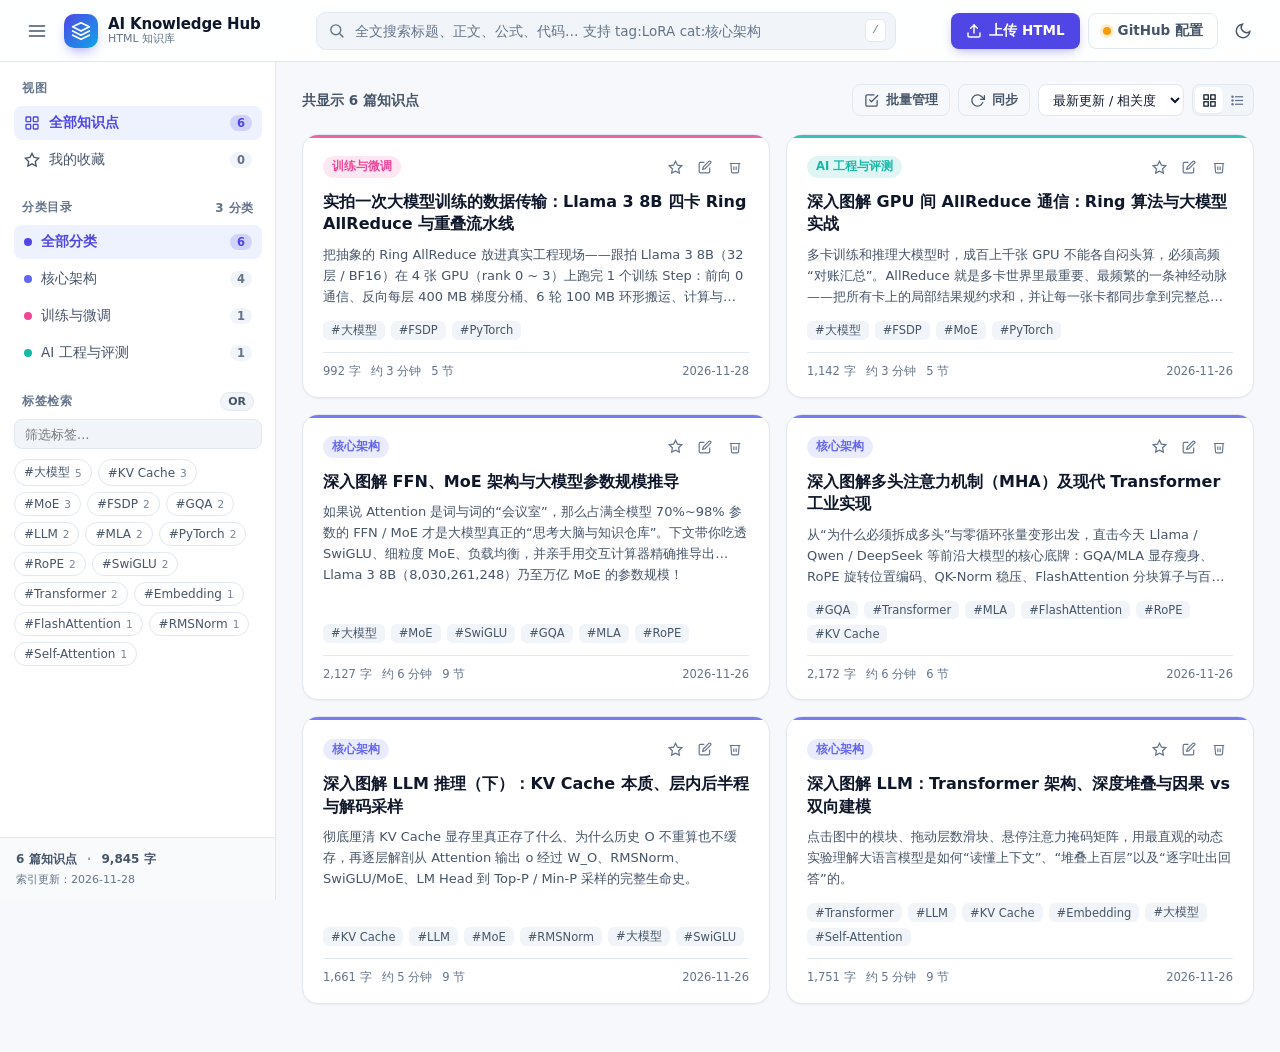
<file: index.html>
<!DOCTYPE html>
<html lang="zh-CN">
<head>
  <meta charset="UTF-8" />
  <meta name="viewport" content="width=device-width, initial-scale=1.0" />
  <title>AI Knowledge Hub · AI 知识点 HTML 管理与全文检索</title>
  <meta name="description" content="管理和展示 Gemini 生成的 AI 知识点独立 HTML 页面，支持自动索引、分类标签检索、全文搜索及 GitHub 前端直传。" />
  <link rel="icon" type="image/svg+xml" href="data:image/svg+xml,%3Csvg xmlns='http://www.w3.org/2000/svg' viewBox='0 0 32 32'%3E%3Cdefs%3E%3ClinearGradient id='g' x1='0' y1='0' x2='1' y2='1'%3E%3Cstop offset='0' stop-color='%234f46e5'/%3E%3Cstop offset='1' stop-color='%230ea5e9'/%3E%3C/linearGradient%3E%3C/defs%3E%3Crect width='32' height='32' rx='8' fill='url(%23g)'/%3E%3Cpath d='M9 22L16 8l7 14h-3.4l-1.4-3h-4.4l-1.4 3H9zm5.7-5.6h2.6L16 13.3l-1.3 3.1z' fill='%23fff'/%3E%3C/svg%3E" />
  <link rel="stylesheet" href="assets/css/style.css?v=20261126-3" />
</head>
<body>
  <!-- Top Header -->
  <header class="topbar" id="topbar">
    <div class="topbar-left">
      <button class="icon-btn" id="mobileMenuBtn" type="button" aria-label="切换导航侧边栏" aria-controls="sidebar" aria-expanded="true" title="收起导航侧边栏">
        <svg viewBox="0 0 24 24" width="20" height="20" fill="none" stroke="currentColor" stroke-width="2" stroke-linecap="round"><line x1="3" y1="6" x2="21" y2="6"/><line x1="3" y1="12" x2="21" y2="12"/><line x1="3" y1="18" x2="21" y2="18"/></svg>
      </button>
      <a class="brand" href="#/" id="brandHome">
        <span class="brand-logo" aria-hidden="true">
          <svg viewBox="0 0 24 24" width="20" height="20" fill="none" stroke="currentColor" stroke-width="2.1" stroke-linecap="round" stroke-linejoin="round">
            <path d="M12 2L2 7l10 5 10-5-10-5z"/>
            <path d="M2 17l10 5 10-5"/>
            <path d="M2 12l10 5 10-5"/>
          </svg>
        </span>
        <span class="brand-text">
          <strong id="siteTitle">AI Knowledge Hub</strong>
          <small>HTML 知识库</small>
        </span>
      </a>
    </div>

    <div class="search-wrap" role="search">
      <svg class="search-icon" viewBox="0 0 24 24" width="17" height="17" fill="none" stroke="currentColor" stroke-width="2" stroke-linecap="round">
        <circle cx="11" cy="11" r="7"/>
        <line x1="21" y1="21" x2="16.65" y2="16.65"/>
      </svg>
      <input
        type="search"
        id="searchInput"
        class="search-input"
        placeholder="全文搜索标题、正文、公式、代码… 支持 tag:LoRA cat:核心架构"
        autocomplete="off"
        spellcheck="false"
      />
      <button class="search-clear hidden" id="searchClearBtn" aria-label="清空搜索" title="清空 (Esc)">×</button>
      <kbd class="kbd-hint" title="按 / 或 Ctrl+K 快速搜索">/</kbd>
    </div>

    <div class="topbar-actions">
      <button class="btn btn-primary" id="openUploadBtn" title="上传或粘贴 Gemini 生成的 HTML (快捷键 U)">
        <svg viewBox="0 0 24 24" width="16" height="16" fill="none" stroke="currentColor" stroke-width="2.2" stroke-linecap="round" stroke-linejoin="round"><path d="M21 15v4a2 2 0 0 1-2 2H5a2 2 0 0 1-2-2v-4"/><polyline points="17 8 12 3 7 8"/><line x1="12" y1="3" x2="12" y2="15"/></svg>
        <span class="btn-label">上传 HTML</span>
      </button>
      <button class="btn btn-ghost status-btn" id="openSettingsBtn" title="配置 GitHub 同步与仓库管理">
        <span class="status-dot" id="ghStatusDot"></span>
        <span class="btn-label" id="ghStatusText">GitHub 配置</span>
      </button>
      <button class="icon-btn" id="themeToggleBtn" aria-label="切换明暗主题" title="切换浅色/深色主题">
        <svg class="icon-sun" viewBox="0 0 24 24" width="18" height="18" fill="none" stroke="currentColor" stroke-width="2" stroke-linecap="round"><circle cx="12" cy="12" r="4"/><path d="M12 2v2m0 16v2M4.93 4.93l1.41 1.41m11.32 11.32l1.41 1.41M2 12h2m16 0h2M4.93 19.07l1.41-1.41m11.32-11.32l1.41-1.41"/></svg>
        <svg class="icon-moon" viewBox="0 0 24 24" width="18" height="18" fill="none" stroke="currentColor" stroke-width="2" stroke-linecap="round"><path d="M21 12.79A9 9 0 1 1 11.21 3 7 7 0 0 0 21 12.79z"/></svg>
      </button>
    </div>
  </header>

  <!-- Main Library View -->
  <div class="workspace" id="libraryView">
    <div class="sidebar-backdrop" id="sidebarBackdrop"></div>

    <aside class="sidebar" id="sidebar" aria-label="知识库筛选侧边栏">
      <div class="sidebar-scroll">
        <div class="sidebar-section">
          <div class="sidebar-heading">视图</div>
          <nav class="nav-list" id="quickNavList">
            <button class="nav-item active" data-view-filter="all">
              <span class="nav-item-label">
                <svg viewBox="0 0 24 24" width="16" height="16" fill="none" stroke="currentColor" stroke-width="2"><rect x="3" y="3" width="7" height="7" rx="1"/><rect x="14" y="3" width="7" height="7" rx="1"/><rect x="3" y="14" width="7" height="7" rx="1"/><rect x="14" y="14" width="7" height="7" rx="1"/></svg>
                全部知识点
              </span>
              <span class="count-badge" id="countAll">0</span>
            </button>
            <button class="nav-item" data-view-filter="favorites">
              <span class="nav-item-label">
                <svg viewBox="0 0 24 24" width="16" height="16" fill="none" stroke="currentColor" stroke-width="2"><polygon points="12 2 15.09 8.26 22 9.27 17 14.14 18.18 21.02 12 17.77 5.82 21.02 7 14.14 2 9.27 8.91 8.26 12 2"/></svg>
                我的收藏
              </span>
              <span class="count-badge" id="countFavorites">0</span>
            </button>
            <button class="nav-item hidden" data-view-filter="local" id="navLocalItem">
              <span class="nav-item-label">
                <svg viewBox="0 0 24 24" width="16" height="16" fill="none" stroke="currentColor" stroke-width="2"><path d="M19 21H5a2 2 0 0 1-2-2V5a2 2 0 0 1 2-2h11l5 5v11a2 2 0 0 1-2 2z"/><polyline points="17 21 17 13 7 13 7 21"/></svg>
                本地暂存
              </span>
              <span class="count-badge accent" id="countLocal">0</span>
            </button>
          </nav>
        </div>

        <div class="sidebar-section">
          <div class="sidebar-heading">
            <span>分类目录</span>
            <span class="muted-small" id="categoryCountMeta">0 分类</span>
          </div>
          <div class="nav-list" id="categoryList"></div>
        </div>

        <div class="sidebar-section">
          <div class="sidebar-heading">
            <span>标签检索</span>
            <div class="tag-controls">
              <button class="mini-pill" id="tagModeBtn" title="切换多标签匹配逻辑：任意匹配(OR) / 同时匹配(AND)">OR</button>
              <button class="mini-link hidden" id="clearTagsBtn">清除</button>
            </div>
          </div>
          <input type="text" class="mini-search" id="tagSearchInput" placeholder="筛选标签…" autocomplete="off" />
          <div class="tag-cloud" id="tagCloud"></div>
        </div>
      </div>

      <div class="sidebar-footer" id="sidebarStats">
        <div class="stat-mini">
          <span id="statArticles">0 篇</span>
          <span class="sep">·</span>
          <span id="statWords">0 字</span>
        </div>
        <div class="stat-time" id="statUpdated">索引加载中…</div>
      </div>
    </aside>

    <main class="main-content">
      <!-- Local staged sync notice -->
      <div class="sync-banner hidden" id="localSyncBanner">
        <div class="sync-banner-text">
          <strong>你有 <span id="localDraftCountText">0</span> 篇本地暂存的 HTML 知识点</strong>
          <span>仅保存在当前浏览器中，连接 GitHub 后可一键推送到仓库并发布至 GitHub Pages。</span>
        </div>
        <div class="sync-banner-actions">
          <button class="btn btn-primary btn-sm" id="syncAllLocalBtn">一键同步至 GitHub</button>
        </div>
      </div>

      <!-- Toolbar -->
      <div class="content-toolbar">
        <div class="toolbar-left">
          <div class="result-summary" id="resultSummary">加载知识点索引中…</div>
          <div class="active-filters" id="activeFilters"></div>
        </div>
        <div class="toolbar-right">
          <button class="btn btn-ghost btn-sm" id="toggleSelectModeBtn" title="进入批量管理模式（支持多选批量删除）">
            <svg viewBox="0 0 24 24" width="15" height="15" fill="none" stroke="currentColor" stroke-width="2" stroke-linecap="round" stroke-linejoin="round"><polyline points="9 11 12 14 22 4"/><path d="M21 12v7a2 2 0 0 1-2 2H5a2 2 0 0 1-2-2V5a2 2 0 0 1 2-2h11"/></svg>
            <span id="toggleSelectModeLabel">批量管理</span>
          </button>
          <button class="btn btn-ghost btn-sm" id="refreshIndexBtn" title="刷新或从 GitHub 拉取最新索引">
            <svg viewBox="0 0 24 24" width="15" height="15" fill="none" stroke="currentColor" stroke-width="2" stroke-linecap="round"><polyline points="23 4 23 10 17 10"/><path d="M20.49 15a9 9 0 1 1-2.12-9.36L23 10"/></svg>
            <span>同步</span>
          </button>
          <select class="select-sm" id="sortSelect" aria-label="排序方式">
            <option value="updated">最新更新 / 相关度</option>
            <option value="oldest">最早创建</option>
            <option value="title">标题 A-Z</option>
            <option value="words">篇幅从长到短</option>
          </select>
          <div class="segmented" role="group" aria-label="视图切换">
            <button class="seg-btn active" id="viewGridBtn" title="卡片网格视图" aria-label="卡片网格视图">
              <svg viewBox="0 0 24 24" width="15" height="15" fill="none" stroke="currentColor" stroke-width="2"><rect x="3" y="3" width="7" height="7"/><rect x="14" y="3" width="7" height="7"/><rect x="3" y="14" width="7" height="7"/><rect x="14" y="14" width="7" height="7"/></svg>
            </button>
            <button class="seg-btn" id="viewListBtn" title="紧凑列表视图" aria-label="紧凑列表视图">
              <svg viewBox="0 0 24 24" width="15" height="15" fill="none" stroke="currentColor" stroke-width="2"><line x1="8" y1="6" x2="21" y2="6"/><line x1="8" y1="12" x2="21" y2="12"/><line x1="8" y1="18" x2="21" y2="18"/><circle cx="4" cy="6" r="1"/><circle cx="4" cy="12" r="1"/><circle cx="4" cy="18" r="1"/></svg>
            </button>
          </div>
        </div>
      </div>

      <!-- Batch Management Action Bar -->
      <div class="batch-bar hidden" id="batchActionBar" role="region" aria-label="批量操作栏">
        <div class="batch-bar-left">
          <strong class="batch-count" id="batchSelectedCount">已选 0 篇</strong>
          <span class="batch-breakdown" id="batchBreakdown"></span>
          <div class="batch-select-btns">
            <button type="button" class="btn btn-ghost btn-sm" id="batchSelectAllBtn">全选当前结果</button>
            <button type="button" class="btn btn-ghost btn-sm" id="batchInvertBtn">反选</button>
            <button type="button" class="btn btn-ghost btn-sm" id="batchClearBtn">清空</button>
          </div>
        </div>
        <div class="batch-bar-right">
          <button type="button" class="btn btn-danger btn-sm" id="batchDeleteBtn" disabled>
            <svg viewBox="0 0 24 24" width="15" height="15" fill="none" stroke="currentColor" stroke-width="2" stroke-linecap="round" stroke-linejoin="round"><polyline points="3 6 5 6 21 6"/><path d="M19 6l-1 14a2 2 0 0 1-2 2H8a2 2 0 0 1-2-2L5 6"/><path d="M10 11v6M14 11v6"/><path d="M9 6V4a1 1 0 0 1 1-1h4a1 1 0 0 1 1 1v2"/></svg>
            <span id="batchDeleteBtnLabel">删除所选</span>
          </button>
          <button type="button" class="btn btn-ghost btn-sm" id="batchExitBtn">退出</button>
        </div>
      </div>

      <!-- Cards Container -->
      <div class="cards-grid" id="articlesContainer"></div>

      <!-- Empty State -->
      <div class="empty-state hidden" id="emptyState">
        <div class="empty-icon">
          <svg viewBox="0 0 24 24" width="44" height="44" fill="none" stroke="currentColor" stroke-width="1.5"><circle cx="11" cy="11" r="8"/><line x1="21" y1="21" x2="16.65" y2="16.65"/></svg>
        </div>
        <h3 id="emptyTitle">没有找到匹配的知识点</h3>
        <p id="emptyDesc">尝试更换关键词、减少标签筛选，或者直接上传新的 Gemini HTML 知识点文件。</p>
        <div class="empty-actions">
          <button class="btn btn-ghost" id="resetFiltersBtn">重置所有筛选</button>
          <button class="btn btn-primary" id="emptyUploadBtn">上传 HTML 知识点</button>
        </div>
      </div>
    </main>
  </div>

  <!-- Dedicated Article Reader View -->
  <section class="reader-view hidden" id="readerView" aria-label="文章阅读器">
    <div class="reader-bar">
      <div class="reader-bar-left">
        <button class="btn btn-ghost btn-sm" id="readerBackBtn" title="返回列表 (Esc)">
          <svg viewBox="0 0 24 24" width="16" height="16" fill="none" stroke="currentColor" stroke-width="2" stroke-linecap="round"><line x1="19" y1="12" x2="5" y2="12"/><polyline points="12 19 5 12 12 5"/></svg>
          <span>返回</span>
        </button>
        <div class="reader-title-group">
          <span class="cat-badge" id="readerCategory">分类</span>
          <h1 class="reader-title" id="readerTitle">加载中…</h1>
          <span class="source-pill hidden" id="readerStatusBadge"></span>
        </div>
      </div>

      <div class="reader-bar-right">
        <div class="reader-find" id="readerFindBar">
          <input type="text" id="readerFindInput" placeholder="页内查找高亮…" autocomplete="off" />
          <span class="find-count" id="readerFindCount"></span>
          <button class="icon-btn sm" id="readerFindPrev" title="上一处">↑</button>
          <button class="icon-btn sm" id="readerFindNext" title="下一处">↓</button>
        </div>

        <button class="icon-btn" id="readerFavBtn" title="收藏/取消收藏" aria-label="收藏">
          <svg viewBox="0 0 24 24" width="17" height="17" fill="none" stroke="currentColor" stroke-width="2"><polygon points="12 2 15.09 8.26 22 9.27 17 14.14 18.18 21.02 12 17.77 5.82 21.02 7 14.14 2 9.27 8.91 8.26 12 2"/></svg>
        </button>
        <button class="icon-btn" id="readerEditBtn" title="编辑元信息或替换 HTML" aria-label="编辑">
          <svg viewBox="0 0 24 24" width="17" height="17" fill="none" stroke="currentColor" stroke-width="2"><path d="M11 4H4a2 2 0 0 0-2 2v14a2 2 0 0 0 2 2h14a2 2 0 0 0 2-2v-7"/><path d="M18.5 2.5a2.121 2.121 0 0 1 3 3L12 15l-4 1 1-4 9.5-9.5z"/></svg>
        </button>
        <button class="icon-btn" id="readerDownloadBtn" title="下载原始 HTML 文件" aria-label="下载">
          <svg viewBox="0 0 24 24" width="17" height="17" fill="none" stroke="currentColor" stroke-width="2"><path d="M21 15v4a2 2 0 0 1-2 2H5a2 2 0 0 1-2-2v-4"/><polyline points="7 10 12 15 17 10"/><line x1="12" y1="15" x2="12" y2="3"/></svg>
        </button>
        <a class="icon-btn" id="readerExternalBtn" target="_blank" rel="noopener" title="在新标签页独立打开" aria-label="新标签页打开">
          <svg viewBox="0 0 24 24" width="17" height="17" fill="none" stroke="currentColor" stroke-width="2"><path d="M18 13v6a2 2 0 0 1-2 2H5a2 2 0 0 1-2-2V8a2 2 0 0 1 2-2h6"/><polyline points="15 3 21 3 21 9"/><line x1="10" y1="14" x2="21" y2="3"/></svg>
        </a>
        <button class="icon-btn" id="readerInfoBtn" title="展开/收起大纲与元信息面板" aria-label="大纲与元信息">
          <svg viewBox="0 0 24 24" width="17" height="17" fill="none" stroke="currentColor" stroke-width="2"><rect x="3" y="3" width="18" height="18" rx="2"/><line x1="15" y1="3" x2="15" y2="21"/></svg>
        </button>
        <button class="icon-btn" id="readerFullscreenBtn" title="切换全屏阅读" aria-label="全屏阅读">
          <svg viewBox="0 0 24 24" width="17" height="17" fill="none" stroke="currentColor" stroke-width="2"><polyline points="15 3 21 3 21 9"/><polyline points="9 21 3 21 3 15"/><line x1="21" y1="3" x2="14" y2="10"/><line x1="3" y1="21" x2="10" y2="14"/></svg>
        </button>
        <button class="icon-btn danger" id="readerDeleteBtn" title="删除此知识点" aria-label="删除">
          <svg viewBox="0 0 24 24" width="17" height="17" fill="none" stroke="currentColor" stroke-width="2"><polyline points="3 6 5 6 21 6"/><path d="M19 6l-1 14a2 2 0 0 1-2 2H8a2 2 0 0 1-2-2L5 6"/><path d="M10 11v6M14 11v6"/><path d="M9 6V4a1 1 0 0 1 1-1h4a1 1 0 0 1 1 1v2"/></svg>
        </button>
      </div>
    </div>

    <div class="reader-body">
      <div class="reader-frame-wrap">
        <div class="reader-loading hidden" id="readerLoading">正在加载 HTML 页面…</div>
        <iframe id="readerFrame" class="reader-frame" title="AI 知识点页面内容"></iframe>
      </div>

      <aside class="reader-side" id="readerSidePanel">
        <div class="side-block">
          <h4>知识点摘要</h4>
          <p id="readerSummary" class="side-summary"></p>
        </div>
        <div class="side-block">
          <h4>标签</h4>
          <div id="readerTags" class="card-tags"></div>
        </div>
        <div class="side-block">
          <h4>文档大纲</h4>
          <div id="readerOutline" class="outline-list"></div>
        </div>
        <div class="side-block">
          <h4>文件信息</h4>
          <dl class="meta-dl" id="readerMetaDl"></dl>
        </div>
      </aside>
    </div>
  </section>

  <!-- Upload / Paste Modal -->
  <div class="modal-overlay hidden" id="uploadModal" role="dialog" aria-modal="true" aria-labelledby="uploadModalTitle">
    <div class="modal modal-lg">
      <div class="modal-header">
        <div>
          <h2 id="uploadModalTitle">上传 Gemini AI 知识点 HTML</h2>
          <p class="modal-subtitle">自动提取标题、正文、分类与 AI 领域标签，支持单文件 / 批量上传或直接粘贴源码</p>
        </div>
        <button class="icon-btn" data-close-modal="uploadModal" aria-label="关闭">×</button>
      </div>

      <div class="modal-body">
        <div class="tabs">
          <button class="tab-btn active" data-upload-tab="file">上传 .html 文件（支持批量）</button>
          <button class="tab-btn" data-upload-tab="paste">直接粘贴 HTML 源码</button>
        </div>

        <!-- File Upload Tab -->
        <div class="upload-tab-panel" id="uploadTabFile">
          <div class="dropzone" id="dropZone">
            <input type="file" id="fileInput" accept=".html,.htm,text/html" multiple hidden />
            <svg viewBox="0 0 24 24" width="36" height="36" fill="none" stroke="currentColor" stroke-width="1.6" stroke-linecap="round"><path d="M21 15v4a2 2 0 0 1-2 2H5a2 2 0 0 1-2-2v-4"/><polyline points="17 8 12 3 7 8"/><line x1="12" y1="3" x2="12" y2="15"/></svg>
            <p><strong>点击选择文件</strong> 或将 Gemini 生成的一个或多个 <code>.html</code> 文件拖拽到此处</p>
            <small>完全在浏览器解析，无需后端服务器；保存时自动更新索引并同步至 GitHub</small>
          </div>
        </div>

        <!-- Paste HTML Tab -->
        <div class="upload-tab-panel hidden" id="uploadTabPaste">
          <textarea
            id="pasteHtmlInput"
            class="code-textarea"
            rows="9"
            placeholder="直接粘贴 Gemini 生成的完整 <!DOCTYPE html> ... </html> 代码，或任意 HTML 片段…"
          ></textarea>
          <div class="paste-actions">
            <button class="btn btn-secondary btn-sm" id="parsePasteBtn">解析并添加到发布队列</button>
          </div>
        </div>

        <!-- Parsed Queue -->
        <div class="upload-queue hidden" id="uploadQueueSection">
          <div class="queue-header">
            <h3>待保存知识点（<span id="queueCount">0</span>）</h3>
            <div class="queue-header-right">
              <label class="checkbox-inline">
                <input type="checkbox" id="injectMetaCheckbox" checked />
                <span>自动注入 <code>&lt;meta&gt;</code> 标签（确保 GitHub Actions 保留你的分类与标签）</span>
              </label>
              <button class="mini-link" id="clearQueueBtn">清空队列</button>
            </div>
          </div>
          <div id="uploadQueueList" class="queue-list"></div>
        </div>
      </div>

      <div class="modal-footer">
        <div class="footer-note" id="uploadTargetNote"></div>
        <div class="footer-actions">
          <button class="btn btn-ghost" data-close-modal="uploadModal">取消</button>
          <button class="btn btn-secondary" id="saveLocalBtn" disabled>仅保存到本地浏览器</button>
          <button class="btn btn-primary" id="saveGitHubBtn" disabled>保存并发布到 GitHub</button>
        </div>
      </div>
    </div>
  </div>

  <!-- Edit Metadata / HTML Modal -->
  <div class="modal-overlay hidden" id="editModal" role="dialog" aria-modal="true" aria-labelledby="editModalTitle">
    <div class="modal">
      <div class="modal-header">
        <div>
          <h2 id="editModalTitle">编辑知识点信息</h2>
          <p class="modal-subtitle" id="editFilePath"></p>
        </div>
        <button class="icon-btn" data-close-modal="editModal" aria-label="关闭">×</button>
      </div>
      <div class="modal-body">
        <form id="editArticleForm" class="form-stack">
          <label class="field">
            <span>标题</span>
            <input type="text" id="editTitle" required />
          </label>
          <div class="field-row">
            <label class="field">
              <span>分类</span>
              <input type="text" id="editCategory" list="categoryDatalist" required />
            </label>
            <label class="field">
              <span>标签（逗号分隔）</span>
              <input type="text" id="editTags" placeholder="例如：Transformer, 注意力机制, PyTorch" />
            </label>
          </div>
          <label class="field">
            <span>摘要</span>
            <textarea id="editSummary" rows="3"></textarea>
          </label>
          <label class="field">
            <span>可选：替换底层 HTML 文件</span>
            <input type="file" id="editReplaceFile" accept=".html,.htm,text/html" />
            <small class="field-hint">不选择文件则保留原 HTML 内容，仅更新 &lt;meta&gt; 与索引。</small>
          </label>
        </form>
      </div>
      <div class="modal-footer">
        <div class="footer-note" id="editTargetNote"></div>
        <div class="footer-actions">
          <button class="btn btn-ghost" data-close-modal="editModal">取消</button>
          <button class="btn btn-primary" id="submitEditBtn">保存修改</button>
        </div>
      </div>
    </div>
  </div>

  <!-- GitHub Settings & Setup Guide Modal -->
  <div class="modal-overlay hidden" id="settingsModal" role="dialog" aria-modal="true" aria-labelledby="settingsModalTitle">
    <div class="modal modal-lg">
      <div class="modal-header">
        <div>
          <h2 id="settingsModalTitle">GitHub 仓库连接与同步设置</h2>
          <p class="modal-subtitle">配置后可直接从网页前端上传、编辑、删除 HTML 知识点并自动触发 GitHub Pages 更新</p>
        </div>
        <button class="icon-btn" data-close-modal="settingsModal" aria-label="关闭">×</button>
      </div>

      <div class="modal-body">
        <div class="form-stack">
          <div class="field-row">
            <label class="field">
              <span>GitHub 用户名 / 组织（Owner）</span>
              <input type="text" id="ghOwner" placeholder="例如：your-username" />
            </label>
            <label class="field">
              <span>仓库名称（Repo）</span>
              <input type="text" id="ghRepo" placeholder="例如：ai-knowledge-hub" />
            </label>
          </div>
          <div class="field-row">
            <label class="field">
              <span>部署分支（Branch）</span>
              <input type="text" id="ghBranch" value="main" placeholder="main" />
            </label>
            <label class="field">
              <span>HTML 存放目录</span>
              <input type="text" id="ghArticlesDir" value="articles" placeholder="articles" />
            </label>
          </div>
          <label class="field">
            <span>Personal Access Token (Fine-Grained PAT)</span>
            <div class="input-with-btn">
              <input type="password" id="ghToken" placeholder="github_pat_..." autocomplete="off" />
              <button type="button" class="btn btn-ghost btn-sm" id="toggleTokenVisBtn">显示</button>
            </div>
            <small class="field-hint">
              安全说明：Token 仅保存在你当前浏览器的 <code>localStorage</code>，仅用于直连 <code>api.github.com</code>，绝不上传第三方服务器。建议创建 <strong>Fine-Grained PAT</strong>，只授权当前单个仓库的 <code>Contents: Read and write</code> 权限。
            </small>
          </label>

          <div class="settings-btn-row">
            <button type="button" class="btn btn-ghost btn-sm" id="autoDetectRepoBtn">从当前网址自动识别仓库</button>
            <button type="button" class="btn btn-secondary btn-sm" id="testConnBtn">测试连接与写入权限</button>
            <button type="button" class="btn btn-ghost btn-sm danger-text" id="clearTokenBtn">清除已存 Token</button>
          </div>

          <div class="alert hidden" id="connStatus"></div>

          <div class="divider"></div>

          <div class="remote-tools">
            <h4>远程索引维护</h4>
            <p class="muted-small">如果你通过 <code>git push</code> 新增了 HTML，或刚刚上传完想立即绕过 GitHub Pages CDN 缓存看到最新内容：</p>
            <div class="settings-btn-row">
              <button type="button" class="btn btn-secondary btn-sm" id="pullRemoteIndexBtn">从 GitHub API 实时拉取索引</button>
              <button type="button" class="btn btn-secondary btn-sm" id="rebuildRemoteIndexBtn">全量扫描 articles/ 并重建索引</button>
            </div>
            <div class="muted-small hidden" id="rebuildProgress"></div>
          </div>

          <div class="divider"></div>

          <details class="setup-guide">
            <summary>查看：如何创建仅限单仓库的 GitHub Token 与开启 Pages 部署</summary>
            <ol>
              <li>打开 GitHub 仓库 → <strong>Settings → Pages</strong> → Build and deployment 的 Source 选择 <strong>GitHub Actions</strong>（仓库已内置 <code>.github/workflows/deploy.yml</code>，每次提交自动索引并部署）。</li>
              <li>打开 <strong>GitHub Settings → Developer settings → Personal access tokens → Fine-grained tokens → Generate new token</strong>。</li>
              <li>Repository access 选择 <strong>Only select repositories</strong> 并只勾选本知识库仓库。</li>
              <li>Permissions → Repository permissions → 将 <strong>Contents</strong> 设为 <strong>Read and write</strong>，点击生成并粘贴到上方输入框。</li>
            </ol>
            <div class="prompt-box">
              <div class="prompt-box-head">
                <strong>小技巧：给 Gemini 的可选元信息提示词（不加也能自动识别分类和标签）</strong>
                <button type="button" class="mini-pill" id="copyPromptBtn">复制提示词</button>
              </div>
              <pre id="geminiPromptTip">请生成一个单文件、样式美观、支持交互演示的 HTML 来深入讲解【知识点名称】。
请在 &lt;head&gt; 中顺便加入：
&lt;meta name="ai-category" content="分类名（如：核心架构/训练与微调/RAG 与 Agent/推理与部署/多模态与生成）"&gt;
&lt;meta name="ai-tags" content="3到6个英文或中文技术标签，逗号分隔"&gt;
&lt;meta name="description" content="100字以内的核心摘要"&gt;</pre>
            </div>
          </details>
        </div>
      </div>

      <div class="modal-footer">
        <div class="footer-note">修改配置后请点击保存</div>
        <div class="footer-actions">
          <button class="btn btn-ghost" data-close-modal="settingsModal">关闭</button>
          <button class="btn btn-primary" id="saveSettingsBtn">保存配置</button>
        </div>
      </div>
    </div>
  </div>

  <!-- Batch Delete Confirmation Modal -->
  <div class="modal-overlay hidden" id="batchDeleteModal" role="dialog" aria-modal="true" aria-labelledby="batchDeleteModalTitle">
    <div class="modal">
      <div class="modal-header">
        <div>
          <h2 id="batchDeleteModalTitle">确认批量删除 HTML 知识点</h2>
          <p class="modal-subtitle" id="batchDeleteSubtitle">请核对以下即将删除的文件列表</p>
        </div>
        <button class="icon-btn" data-close-modal="batchDeleteModal" aria-label="关闭">×</button>
      </div>
      <div class="modal-body">
        <div class="alert error" id="batchDeleteSummaryAlert"></div>
        <div class="delete-preview-list" id="batchDeleteList"></div>
        <p class="field-hint" style="margin:12px 0 0">
          提示：云端文件将在<strong>单次原子 Commit</strong> 中全部移除并同步更新 <code>data/index.json</code>；如需误删找回，仍可在 GitHub 仓库的 Commit 历史中恢复。
        </p>
      </div>
      <div class="modal-footer">
        <div class="footer-note" id="batchDeleteFooterNote"></div>
        <div class="footer-actions">
          <button type="button" class="btn btn-ghost" data-close-modal="batchDeleteModal" id="cancelBatchDeleteBtn">取消</button>
          <button type="button" class="btn btn-danger" id="confirmBatchDeleteBtn">确认批量删除</button>
        </div>
      </div>
    </div>
  </div>

  <!-- Live HTML Preview Modal (for Upload preview) -->
  <div class="modal-overlay hidden" id="previewModal" role="dialog" aria-modal="true" aria-labelledby="previewModalTitle">
    <div class="modal modal-xl">
      <div class="modal-header">
        <h2 id="previewModalTitle">HTML 实时预览</h2>
        <button class="icon-btn" data-close-modal="previewModal" aria-label="关闭">×</button>
      </div>
      <div class="modal-body preview-modal-body">
        <iframe id="previewFrame" class="preview-frame" title="HTML 预览"></iframe>
      </div>
    </div>
  </div>

  <datalist id="categoryDatalist"></datalist>
  <div class="toast-container" id="toastContainer" aria-live="polite"></div>

  <script type="module" src="assets/js/app.js?v=20261126-3"></script>
</body>
</html>
</file>
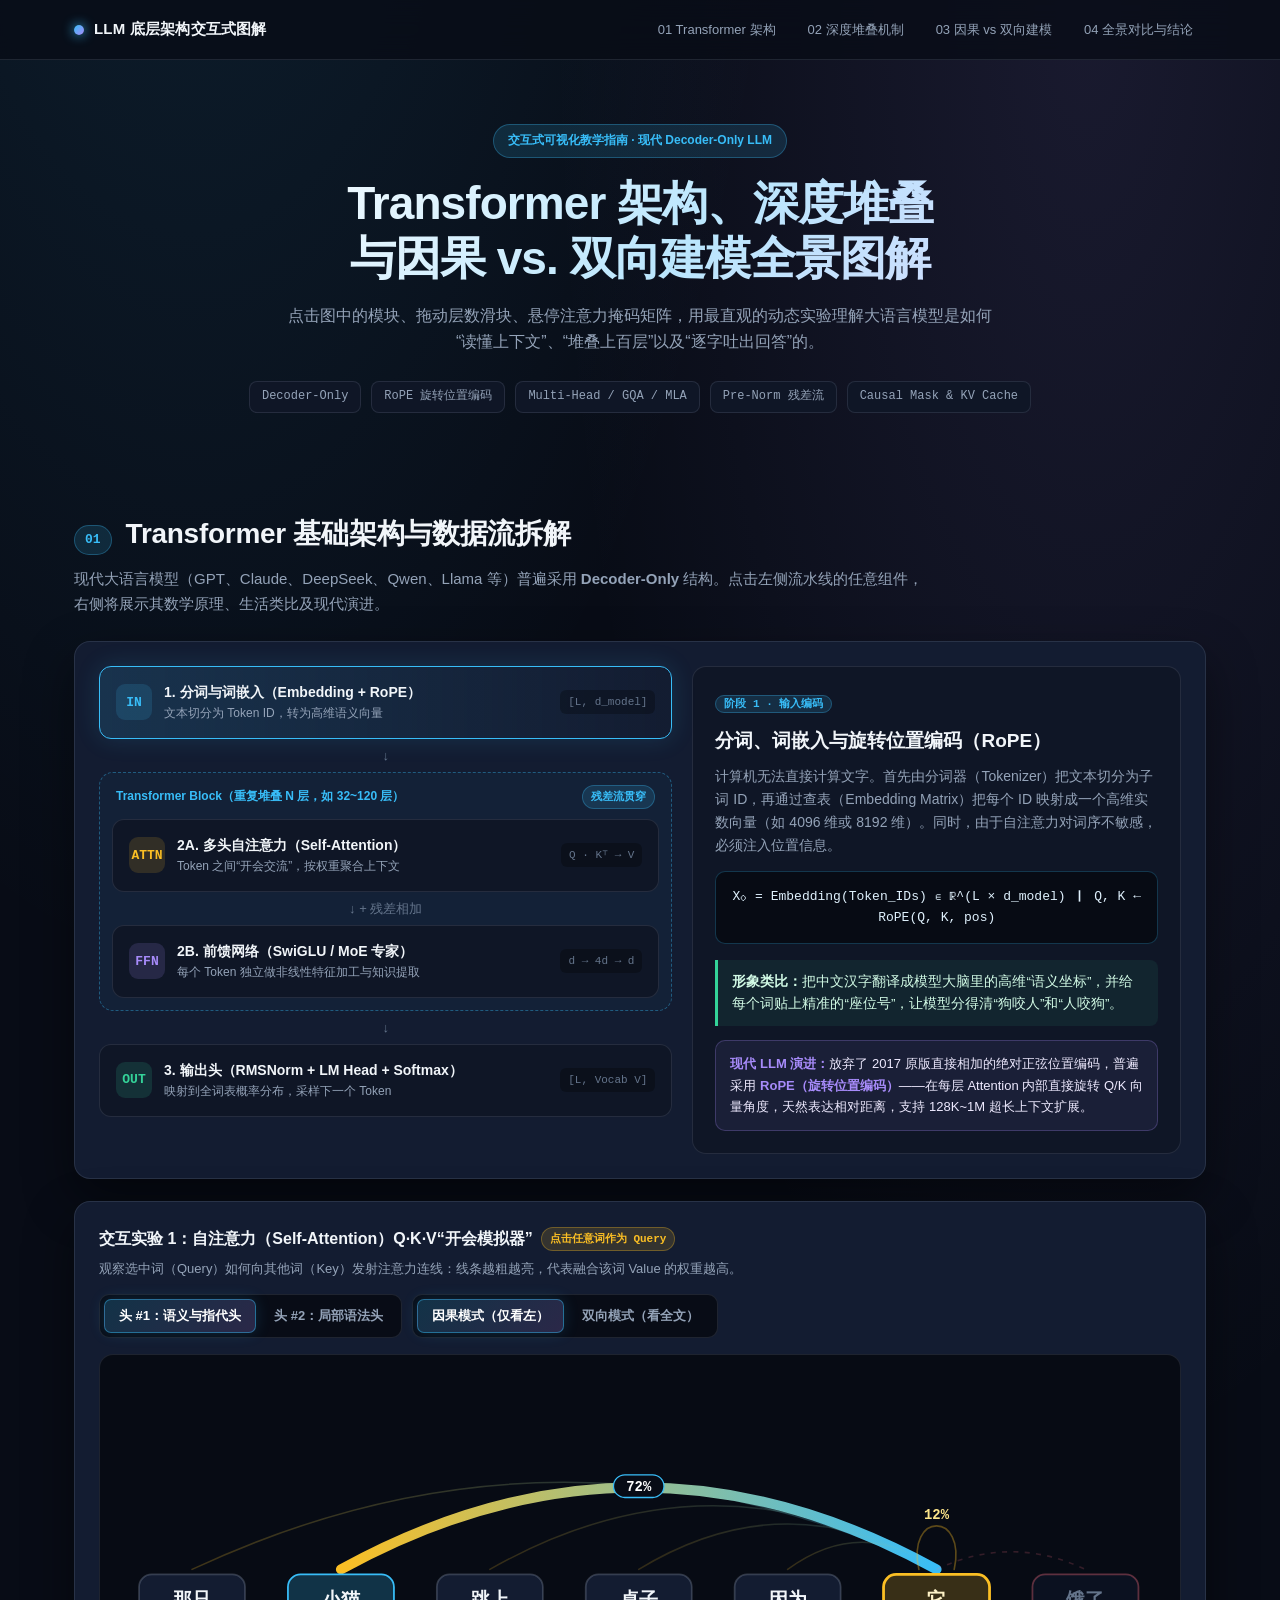
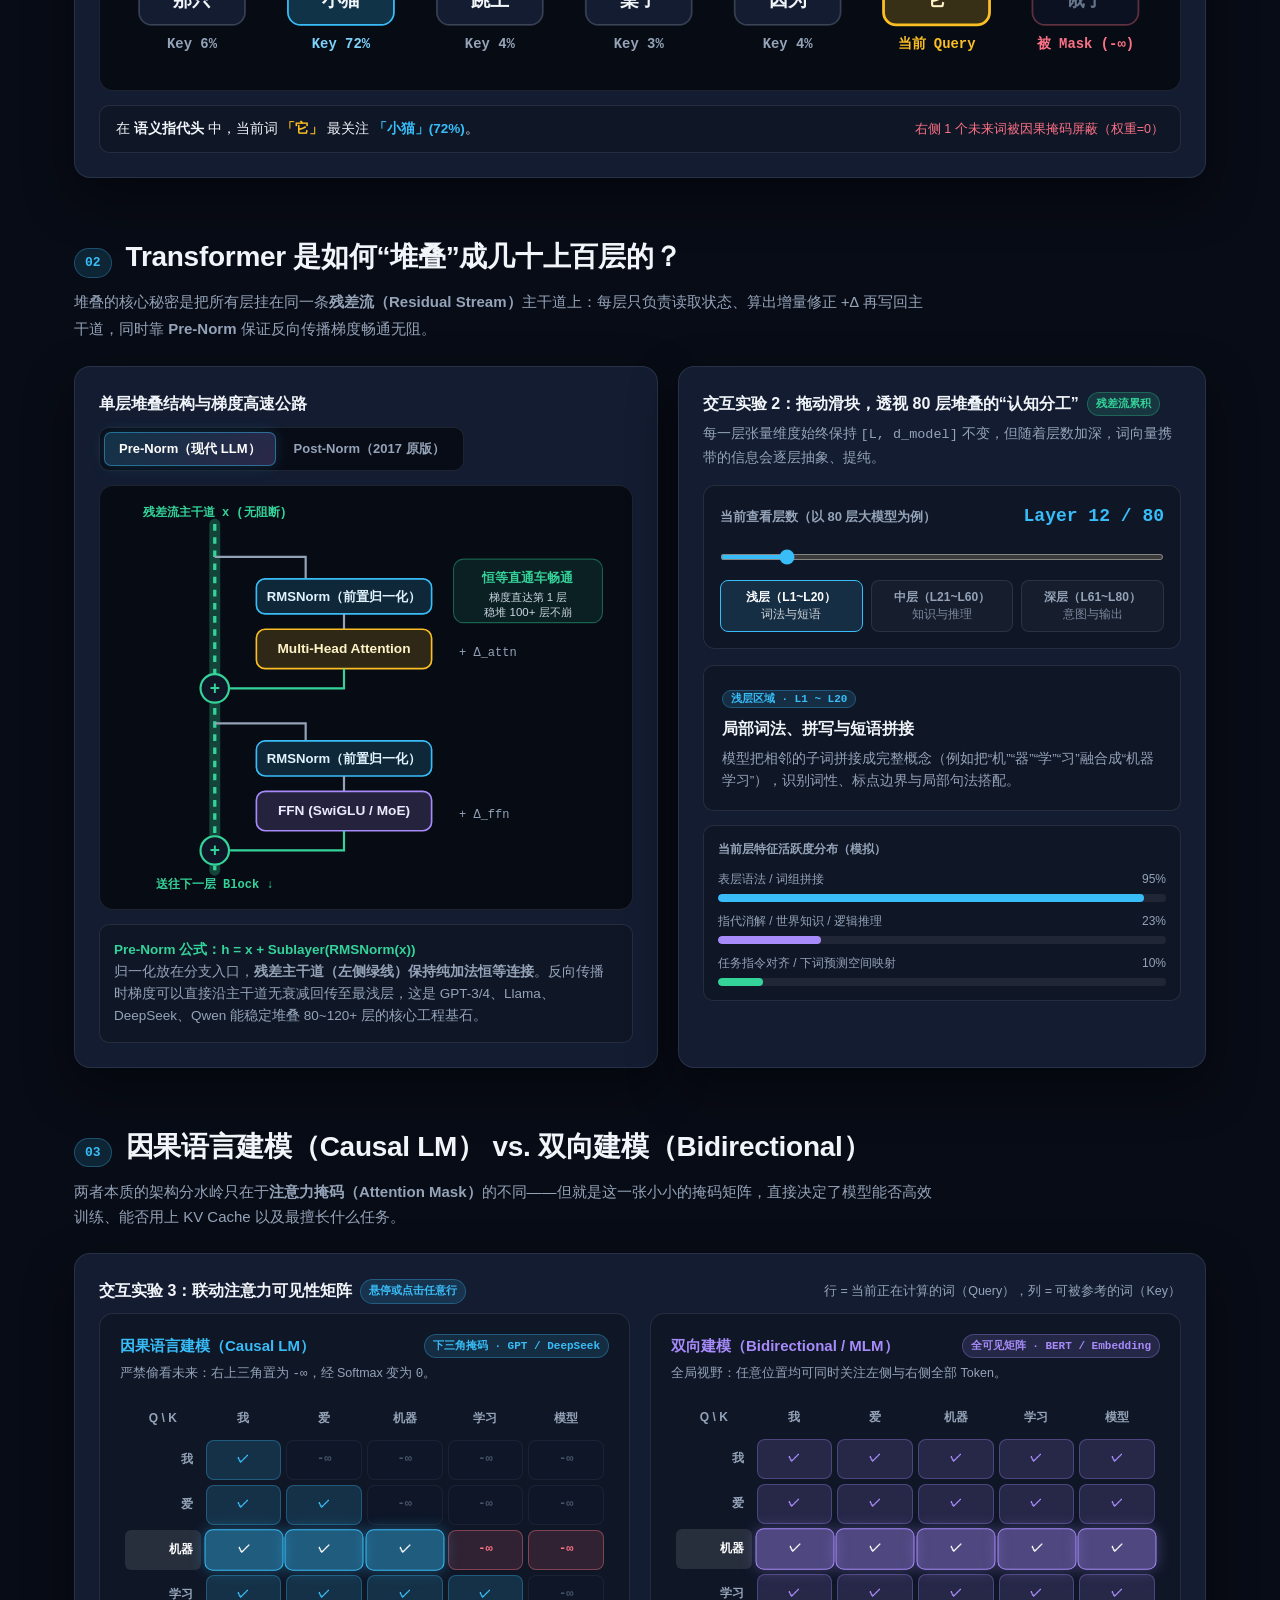
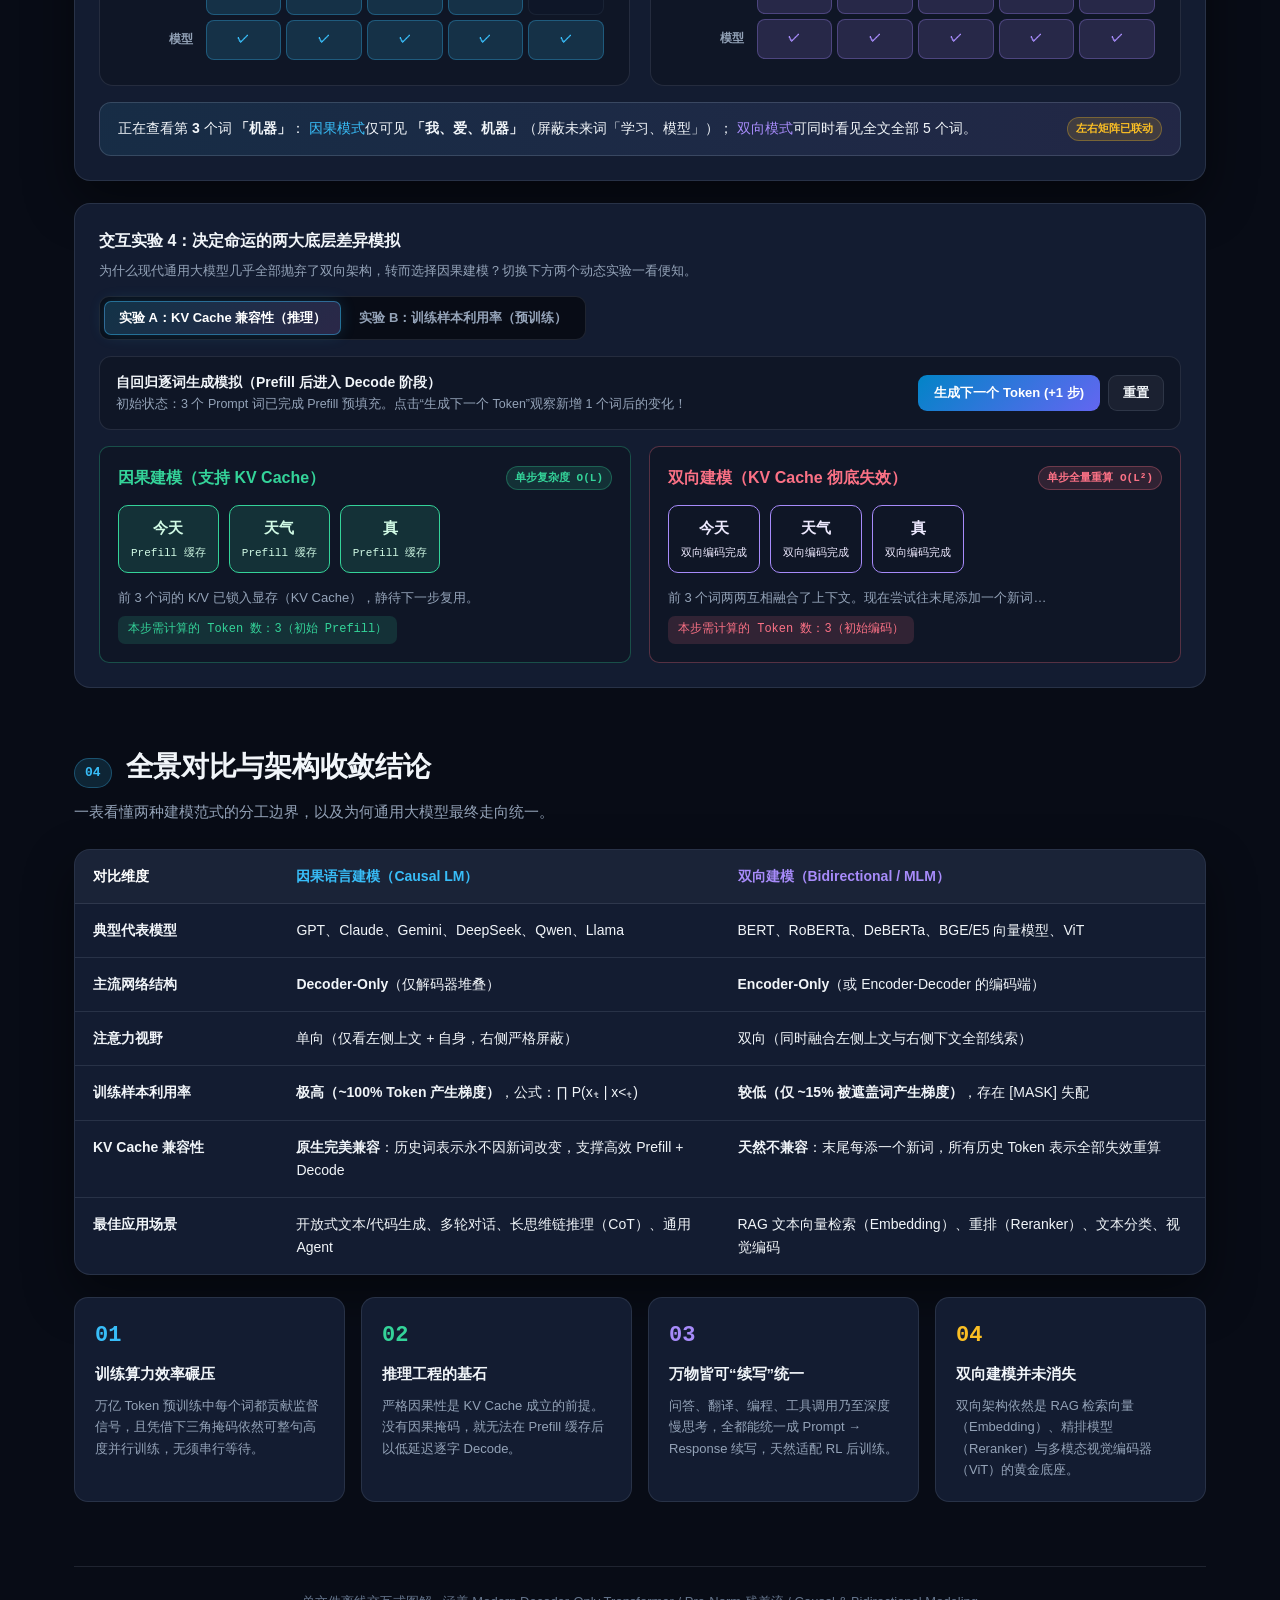
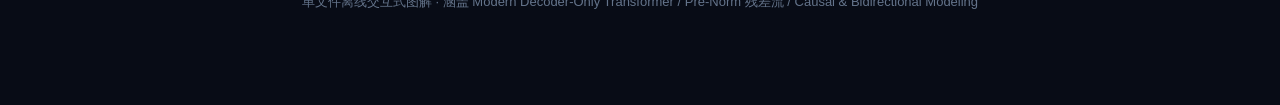
<file: articles/ai_studio_code.html>
<!DOCTYPE html>
<html lang="zh-CN">
<head>
<meta charset="UTF-8" />
<meta name="viewport" content="width=device-width, initial-scale=1.0" />
<title>深入图解 LLM：Transformer 架构、深度堆叠与因果 vs 双向建模</title>
<style>
  :root {
    --bg: #080c16;
    --bg-elev: #0f1626;
    --card: #131c31;
    --card-hover: #19243e;
    --border: rgba(148, 163, 184, 0.16);
    --border-strong: rgba(148, 163, 184, 0.32);
    --text: #f1f5f9;
    --text-muted: #94a3b8;
    --text-dim: #64748b;

    --cyan: #38bdf8;
    --cyan-soft: rgba(56, 189, 248, 0.14);
    --emerald: #34d399;
    --emerald-soft: rgba(52, 211, 153, 0.14);
    --violet: #a78bfa;
    --violet-soft: rgba(167, 139, 250, 0.15);
    --amber: #fbbf24;
    --amber-soft: rgba(251, 191, 36, 0.14);
    --rose: #fb7185;
    --rose-soft: rgba(251, 113, 133, 0.14);

    --radius: 16px;
    --radius-sm: 10px;
    --shadow: 0 20px 50px rgba(0, 0, 0, 0.45);
    --font-sans: -apple-system, BlinkMacSystemFont, "PingFang SC", "Hiragino Sans GB", "Microsoft YaHei", "Segoe UI", Roboto, sans-serif;
    --font-mono: ui-monospace, SFMono-Regular, "JetBrains Mono", Menlo, Monaco, Consolas, monospace;
  }

  * { box-sizing: border-box; margin: 0; padding: 0; }
  html { scroll-behavior: smooth; }

  body {
    font-family: var(--font-sans);
    background:
      radial-gradient(ellipse 80% 50% at 15% -10%, rgba(56, 189, 248, 0.12), transparent 60%),
      radial-gradient(ellipse 70% 50% at 85% 0%, rgba(167, 139, 250, 0.11), transparent 60%),
      var(--bg);
    color: var(--text);
    line-height: 1.65;
    min-height: 100vh;
    overflow-x: hidden;
  }

  /* Navigation */
  .navbar {
    position: sticky;
    top: 0;
    z-index: 100;
    backdrop-filter: blur(16px);
    -webkit-backdrop-filter: blur(16px);
    background: rgba(8, 12, 22, 0.78);
    border-bottom: 1px solid var(--border);
  }
  .nav-inner {
    max-width: 1180px;
    margin: 0 auto;
    padding: 12px 24px;
    display: flex;
    align-items: center;
    justify-content: space-between;
    gap: 16px;
    flex-wrap: wrap;
  }
  .brand {
    display: flex;
    align-items: center;
    gap: 10px;
    font-weight: 700;
    font-size: 15px;
    letter-spacing: 0.2px;
    color: var(--text);
    text-decoration: none;
  }
  .brand-dot {
    width: 10px;
    height: 10px;
    border-radius: 50%;
    background: linear-gradient(135deg, var(--cyan), var(--violet));
    box-shadow: 0 0 12px var(--cyan);
  }
  .nav-links {
    display: flex;
    gap: 6px;
    flex-wrap: wrap;
  }
  .nav-links a {
    text-decoration: none;
    color: var(--text-muted);
    font-size: 13px;
    font-weight: 500;
    padding: 6px 12px;
    border-radius: 999px;
    transition: all 0.2s;
    border: 1px solid transparent;
  }
  .nav-links a:hover {
    color: var(--text);
    background: rgba(255, 255, 255, 0.06);
    border-color: var(--border);
  }

  /* Layout */
  .container {
    max-width: 1180px;
    margin: 0 auto;
    padding: 0 24px 96px;
  }

  /* Hero */
  .hero {
    padding: 64px 0 42px;
    text-align: center;
  }
  .hero-badge {
    display: inline-flex;
    align-items: center;
    gap: 8px;
    padding: 6px 14px;
    border-radius: 999px;
    font-size: 12px;
    font-weight: 600;
    color: var(--cyan);
    background: var(--cyan-soft);
    border: 1px solid rgba(56, 189, 248, 0.3);
    margin-bottom: 18px;
  }
  .hero h1 {
    font-size: clamp(28px, 4.4vw, 46px);
    font-weight: 800;
    letter-spacing: -0.02em;
    line-height: 1.2;
    margin-bottom: 16px;
    background: linear-gradient(135deg, #ffffff 10%, #bae6fd 55%, #ddd6fe 100%);
    -webkit-background-clip: text;
    -webkit-text-fill-color: transparent;
  }
  .hero p {
    max-width: 720px;
    margin: 0 auto 26px;
    font-size: 16px;
    color: var(--text-muted);
  }
  .pill-row {
    display: flex;
    justify-content: center;
    flex-wrap: wrap;
    gap: 10px;
  }
  .pill {
    font-size: 12px;
    font-family: var(--font-mono);
    padding: 5px 12px;
    border-radius: 8px;
    background: var(--bg-elev);
    border: 1px solid var(--border);
    color: var(--text-muted);
  }

  /* Sections */
  section {
    margin-top: 56px;
    scroll-margin-top: 76px;
  }
  .section-head {
    display: flex;
    align-items: baseline;
    gap: 14px;
    margin-bottom: 10px;
  }
  .section-num {
    font-family: var(--font-mono);
    font-size: 13px;
    font-weight: 700;
    color: var(--cyan);
    background: var(--cyan-soft);
    border: 1px solid rgba(56, 189, 248, 0.3);
    padding: 3px 10px;
    border-radius: 999px;
  }
  .section-head h2 {
    font-size: clamp(21px, 2.6vw, 28px);
    font-weight: 700;
    letter-spacing: -0.01em;
  }
  .section-desc {
    color: var(--text-muted);
    font-size: 15px;
    max-width: 860px;
    margin-bottom: 24px;
  }

  /* Cards */
  .card {
    background: var(--card);
    border: 1px solid var(--border);
    border-radius: var(--radius);
    padding: 24px;
    box-shadow: var(--shadow);
  }
  .card-sub {
    background: var(--bg-elev);
    border: 1px solid var(--border);
    border-radius: var(--radius-sm);
    padding: 18px;
  }
  .card-title {
    font-size: 16px;
    font-weight: 700;
    margin-bottom: 6px;
    display: flex;
    align-items: center;
    gap: 8px;
  }
  .tag {
    font-size: 11px;
    font-family: var(--font-mono);
    padding: 2px 8px;
    border-radius: 999px;
    font-weight: 600;
  }
  .tag-cyan { background: var(--cyan-soft); color: var(--cyan); border: 1px solid rgba(56,189,248,0.3); }
  .tag-emerald { background: var(--emerald-soft); color: var(--emerald); border: 1px solid rgba(52,211,153,0.3); }
  .tag-violet { background: var(--violet-soft); color: var(--violet); border: 1px solid rgba(167,139,250,0.3); }
  .tag-amber { background: var(--amber-soft); color: var(--amber); border: 1px solid rgba(251,191,36,0.3); }
  .tag-rose { background: var(--rose-soft); color: var(--rose); border: 1px solid rgba(251,113,133,0.3); }

  /* Buttons & Controls */
  .btn-group {
    display: inline-flex;
    background: var(--bg);
    padding: 4px;
    border-radius: 10px;
    border: 1px solid var(--border);
    gap: 4px;
    flex-wrap: wrap;
  }
  .btn {
    border: none;
    background: transparent;
    color: var(--text-muted);
    font-family: var(--font-sans);
    font-size: 13px;
    font-weight: 600;
    padding: 7px 14px;
    border-radius: 7px;
    cursor: pointer;
    transition: all 0.2s;
  }
  .btn:hover { color: var(--text); background: rgba(255,255,255,0.05); }
  .btn.active {
    background: linear-gradient(135deg, rgba(56,189,248,0.22), rgba(167,139,250,0.22));
    color: #fff;
    border: 1px solid rgba(56,189,248,0.45);
    box-shadow: 0 0 16px rgba(56,189,248,0.16);
  }
  .btn-action {
    background: linear-gradient(135deg, #0284c7, #6366f1);
    color: #fff;
    border: none;
    padding: 8px 16px;
    border-radius: 9px;
    font-size: 13px;
    font-weight: 600;
    cursor: pointer;
    transition: transform 0.15s, filter 0.2s;
  }
  .btn-action:hover { filter: brightness(1.12); transform: translateY(-1px); }
  .btn-action:disabled { opacity: 0.4; cursor: not-allowed; transform: none; }
  .btn-ghost {
    background: rgba(255,255,255,0.05);
    color: var(--text);
    border: 1px solid var(--border);
    padding: 8px 14px;
    border-radius: 9px;
    font-size: 13px;
    font-weight: 600;
    cursor: pointer;
    transition: all 0.2s;
  }
  .btn-ghost:hover { background: rgba(255,255,255,0.1); border-color: var(--border-strong); }

  /* Section 1: Architecture Pipeline */
  .arch-grid {
    display: grid;
    grid-template-columns: 1.08fr 0.92fr;
    gap: 20px;
    align-items: start;
  }
  .pipeline-flow {
    display: flex;
    flex-direction: column;
    gap: 10px;
  }
  .pipe-node {
    position: relative;
    background: var(--bg-elev);
    border: 1px solid var(--border);
    border-radius: 12px;
    padding: 14px 16px;
    cursor: pointer;
    transition: all 0.22s;
    display: flex;
    align-items: center;
    justify-content: space-between;
    gap: 12px;
  }
  .pipe-node:hover {
    border-color: var(--border-strong);
    transform: translateX(3px);
  }
  .pipe-node.active {
    background: linear-gradient(90deg, rgba(56,189,248,0.14), rgba(19,28,49,0.95));
    border-color: var(--cyan);
    box-shadow: 0 0 24px rgba(56,189,248,0.15);
  }
  .pipe-left { display: flex; align-items: center; gap: 12px; }
  .pipe-icon {
    width: 36px; height: 36px;
    border-radius: 9px;
    display: grid; place-items: center;
    font-family: var(--font-mono);
    font-weight: 800;
    font-size: 13px;
    flex-shrink: 0;
  }
  .pipe-name { font-weight: 700; font-size: 14px; }
  .pipe-sub { font-size: 12px; color: var(--text-muted); }
  .pipe-shape {
    font-family: var(--font-mono);
    font-size: 11px;
    color: var(--text-dim);
    background: rgba(0,0,0,0.28);
    padding: 3px 8px;
    border-radius: 6px;
    white-space: nowrap;
  }
  .pipe-arrow {
    text-align: center;
    color: var(--text-dim);
    font-size: 13px;
    line-height: 1;
    user-select: none;
  }
  .pipe-block-wrap {
    border: 1.5px dashed rgba(56, 189, 248, 0.38);
    background: rgba(56, 189, 248, 0.03);
    border-radius: 14px;
    padding: 12px;
    display: flex;
    flex-direction: column;
    gap: 10px;
  }
  .pipe-block-label {
    display: flex;
    justify-content: space-between;
    align-items: center;
    font-size: 12px;
    font-weight: 700;
    color: var(--cyan);
    padding: 0 4px;
  }

  .detail-panel {
    background: var(--bg-elev);
    border: 1px solid var(--border);
    border-radius: 14px;
    padding: 22px;
    min-height: 440px;
    display: flex;
    flex-direction: column;
    justify-content: space-between;
  }
  .detail-panel h3 {
    font-size: 19px;
    margin: 10px 0 8px;
  }
  .detail-panel p {
    color: var(--text-muted);
    font-size: 14px;
    margin-bottom: 14px;
  }
  .formula-box {
    background: #070b14;
    border: 1px solid rgba(56, 189, 248, 0.25);
    border-radius: 10px;
    padding: 14px 16px;
    font-family: var(--font-mono);
    font-size: 13px;
    color: #e0f2fe;
    margin: 12px 0 16px;
    overflow-x: auto;
    text-align: center;
  }
  .metaphor-box {
    background: rgba(52, 211, 153, 0.08);
    border-left: 3px solid var(--emerald);
    border-radius: 0 8px 8px 0;
    padding: 11px 14px;
    font-size: 13.5px;
    color: #d1fae5;
    margin-bottom: 14px;
  }
  .modern-upgrade {
    background: rgba(167, 139, 250, 0.08);
    border: 1px solid rgba(167, 139, 250, 0.25);
    border-radius: 10px;
    padding: 12px 14px;
    font-size: 13px;
    color: #ede9fe;
  }
  .modern-upgrade strong { color: var(--violet); }

  /* QKV Interactive Playground */
  .lab-box {
    margin-top: 22px;
    background: var(--card);
    border: 1px solid var(--border);
    border-radius: var(--radius);
    padding: 24px;
    box-shadow: var(--shadow);
  }
  .lab-header {
    display: flex;
    justify-content: space-between;
    align-items: center;
    flex-wrap: wrap;
    gap: 14px;
    margin-bottom: 16px;
  }
  .svg-stage {
    width: 100%;
    background: #070b14;
    border: 1px solid var(--border);
    border-radius: 14px;
    padding: 10px;
    overflow-x: auto;
  }
  .token-svg-group { cursor: pointer; }
  .token-svg-group:hover rect { stroke: #fff; }
  .qkv-legend {
    display: flex;
    justify-content: space-between;
    align-items: center;
    flex-wrap: wrap;
    gap: 12px;
    margin-top: 14px;
    padding: 12px 16px;
    background: var(--bg-elev);
    border-radius: 10px;
    border: 1px solid var(--border);
    font-size: 13.5px;
  }

  /* Section 2: Stacking & Residual Stream */
  .stack-grid {
    display: grid;
    grid-template-columns: 1.05fr 0.95fr;
    gap: 20px;
  }
  .slider-wrap {
    margin: 16px 0;
    background: var(--bg-elev);
    border: 1px solid var(--border);
    border-radius: 12px;
    padding: 16px;
  }
  .slider-top {
    display: flex;
    justify-content: space-between;
    align-items: center;
    margin-bottom: 10px;
  }
  .layer-readout {
    font-family: var(--font-mono);
    font-size: 18px;
    font-weight: 800;
    color: var(--cyan);
  }
  input[type="range"] {
    width: 100%;
    accent-color: var(--cyan);
    cursor: pointer;
    height: 6px;
  }
  .depth-zones {
    display: grid;
    grid-template-columns: repeat(3, 1fr);
    gap: 8px;
    margin-top: 12px;
  }
  .zone-btn {
    padding: 8px;
    border-radius: 8px;
    border: 1px solid var(--border);
    background: rgba(255,255,255,0.03);
    color: var(--text-muted);
    font-size: 12px;
    font-weight: 600;
    cursor: pointer;
    transition: all 0.2s;
    text-align: center;
  }
  .zone-btn.active {
    border-color: var(--cyan);
    color: #fff;
    background: var(--cyan-soft);
  }
  .bar-metric {
    margin-top: 10px;
  }
  .bar-label {
    display: flex;
    justify-content: space-between;
    font-size: 12px;
    color: var(--text-muted);
    margin-bottom: 4px;
  }
  .bar-track {
    height: 8px;
    background: rgba(255,255,255,0.07);
    border-radius: 999px;
    overflow: hidden;
  }
  .bar-fill {
    height: 100%;
    border-radius: 999px;
    transition: width 0.35s ease;
  }

  /* Animated dashes for residual highway */
  @keyframes flowDown {
    from { stroke-dashoffset: 24; }
    to { stroke-dashoffset: 0; }
  }
  .animated-flow {
    stroke-dasharray: 6 6;
    animation: flowDown 1.1s linear infinite;
  }
  @keyframes pulseGlow {
    0%, 100% { opacity: 0.65; }
    50% { opacity: 1; }
  }

  /* Section 3: Causal vs Bidirectional Matrices */
  .matrix-grid {
    display: grid;
    grid-template-columns: 1fr 1fr;
    gap: 20px;
  }
  .matrix-card {
    background: var(--bg-elev);
    border: 1px solid var(--border);
    border-radius: 14px;
    padding: 20px;
  }
  .matrix-table {
    width: 100%;
    border-collapse: separate;
    border-spacing: 5px;
    margin-top: 14px;
    table-layout: fixed;
  }
  .matrix-table th {
    font-size: 12px;
    font-weight: 600;
    color: var(--text-muted);
    padding: 6px 2px;
    text-align: center;
  }
  .matrix-table th.row-head {
    text-align: right;
    padding-right: 8px;
    cursor: pointer;
    border-radius: 6px;
    transition: all 0.15s;
  }
  .matrix-table th.row-head.active-row {
    color: #fff;
    background: rgba(255,255,255,0.1);
  }
  .m-cell {
    height: 40px;
    border-radius: 8px;
    text-align: center;
    font-family: var(--font-mono);
    font-size: 12px;
    font-weight: 700;
    cursor: pointer;
    transition: all 0.18s;
    border: 1px solid transparent;
    user-select: none;
  }
  .m-cell.allow-causal {
    background: rgba(56, 189, 248, 0.16);
    color: var(--cyan);
    border-color: rgba(56, 189, 248, 0.3);
  }
  .m-cell.allow-bidir {
    background: rgba(167, 139, 250, 0.16);
    color: var(--violet);
    border-color: rgba(167, 139, 250, 0.3);
  }
  .m-cell.masked {
    background: rgba(15, 23, 42, 0.7);
    color: #475569;
    border-color: rgba(71, 85, 105, 0.2);
  }
  .m-cell.row-focus.allow-causal {
    background: rgba(56, 189, 248, 0.42);
    color: #fff;
    border-color: var(--cyan);
    transform: scale(1.04);
    box-shadow: 0 0 14px rgba(56, 189, 248, 0.35);
  }
  .m-cell.row-focus.allow-bidir {
    background: rgba(167, 139, 250, 0.42);
    color: #fff;
    border-color: var(--violet);
    transform: scale(1.04);
    box-shadow: 0 0 14px rgba(167, 139, 250, 0.35);
  }
  .m-cell.row-focus.masked {
    background: rgba(251, 113, 133, 0.14);
    color: var(--rose);
    border-color: rgba(251, 113, 133, 0.4);
  }
  .matrix-caption {
    margin-top: 16px;
    padding: 14px 18px;
    border-radius: 12px;
    background: linear-gradient(90deg, rgba(56,189,248,0.1), rgba(167,139,250,0.1));
    border: 1px solid rgba(148, 163, 184, 0.25);
    font-size: 14px;
    display: flex;
    align-items: center;
    justify-content: space-between;
    gap: 12px;
    flex-wrap: wrap;
  }

  /* Tabbed Deep Simulation: Loss Utilization & KV Cache */
  .sim-panel {
    margin-top: 22px;
    background: var(--card);
    border: 1px solid var(--border);
    border-radius: var(--radius);
    padding: 24px;
  }
  .token-strip {
    display: flex;
    gap: 10px;
    flex-wrap: wrap;
    align-items: center;
    margin: 14px 0;
  }
  .t-chip {
    min-width: 78px;
    padding: 10px 12px;
    border-radius: 10px;
    text-align: center;
    border: 1px solid var(--border);
    background: var(--bg-elev);
    transition: all 0.28s;
  }
  .t-chip .word { font-weight: 700; font-size: 15px; display: block; }
  .t-chip .meta { font-size: 11px; font-family: var(--font-mono); margin-top: 3px; display: block; }

  .t-chip.cached {
    background: rgba(52, 211, 153, 0.14);
    border-color: var(--emerald);
    color: #d1fae5;
  }
  .t-chip.new-tok {
    background: rgba(56, 189, 248, 0.22);
    border-color: var(--cyan);
    color: #fff;
    box-shadow: 0 0 18px rgba(56, 189, 248, 0.28);
    transform: translateY(-2px);
  }
  .t-chip.recompute {
    background: rgba(251, 113, 133, 0.18);
    border-color: var(--rose);
    color: #ffe4e6;
  }
  .t-chip.masked-tok {
    background: rgba(251, 191, 36, 0.18);
    border: 1.5px dashed var(--amber);
    color: #fef3c7;
  }
  .t-chip.dimmed {
    opacity: 0.45;
  }

  .sim-compare-grid {
    display: grid;
    grid-template-columns: 1fr 1fr;
    gap: 18px;
    margin-top: 16px;
  }
  .stat-pill {
    display: inline-block;
    font-family: var(--font-mono);
    font-size: 12px;
    padding: 4px 10px;
    border-radius: 7px;
    margin-top: 8px;
  }

  /* Section 4: Comparison Table & Takeaways */
  .table-wrap {
    overflow-x: auto;
    border-radius: var(--radius);
    border: 1px solid var(--border);
    background: var(--card);
    box-shadow: var(--shadow);
  }
  .comp-table {
    width: 100%;
    border-collapse: collapse;
    font-size: 14px;
    min-width: 680px;
  }
  .comp-table th, .comp-table td {
    padding: 15px 18px;
    text-align: left;
    border-bottom: 1px solid var(--border);
    vertical-align: top;
  }
  .comp-table thead th {
    background: rgba(255,255,255,0.03);
    font-weight: 700;
    color: #fff;
  }
  .comp-table tbody tr:last-child td { border-bottom: none; }
  .comp-table tbody tr:hover td { background: rgba(255,255,255,0.02); }
  .comp-table td:first-child {
    font-weight: 700;
    color: var(--text);
    width: 18%;
    white-space: nowrap;
  }

  .reasons-grid {
    display: grid;
    grid-template-columns: repeat(4, 1fr);
    gap: 16px;
    margin-top: 22px;
  }
  .reason-card {
    background: var(--card);
    border: 1px solid var(--border);
    border-radius: 14px;
    padding: 20px;
    transition: transform 0.2s, border-color 0.2s;
  }
  .reason-card:hover {
    transform: translateY(-3px);
    border-color: var(--border-strong);
  }
  .reason-num {
    font-family: var(--font-mono);
    font-size: 22px;
    font-weight: 800;
    margin-bottom: 8px;
  }
  .reason-card h4 {
    font-size: 15px;
    margin-bottom: 8px;
  }
  .reason-card p {
    font-size: 13px;
    color: var(--text-muted);
  }

  footer {
    margin-top: 64px;
    text-align: center;
    font-size: 13px;
    color: var(--text-dim);
    border-top: 1px solid var(--border);
    padding-top: 24px;
  }

  @media (max-width: 920px) {
    .arch-grid, .stack-grid, .matrix-grid, .sim-compare-grid {
      grid-template-columns: 1fr;
    }
    .reasons-grid {
      grid-template-columns: repeat(2, 1fr);
    }
  }
  @media (max-width: 560px) {
    .reasons-grid { grid-template-columns: 1fr; }
    .container { padding: 0 16px 64px; }
    .card, .lab-box, .sim-panel { padding: 16px; }
  }
</style>
  <meta name="ai-title" content="深入图解 LLM：Transformer 架构、深度堆叠与因果 vs 双向建模" />
  <meta name="ai-category" content="核心架构" />
  <meta name="ai-tags" content="Transformer, LLM, KV Cache, Embedding, 大模型, Self-Attention" />
  <meta name="description" content="点击图中的模块、拖动层数滑块、悬停注意力掩码矩阵，用最直观的动态实验理解大语言模型是如何“读懂上下文”、“堆叠上百层”以及“逐字吐出回答”的。" />
  <meta name="ai-created" content="2026-11-26T02:06:39Z" />
  <meta name="ai-updated" content="2026-11-26T02:07:04Z" />
</head>
<body>

<nav class="navbar">
  <div class="nav-inner">
    <a href="#" class="brand">
      <span class="brand-dot"></span>
      LLM 底层架构交互式图解
    </a>
    <div class="nav-links">
      <a href="#sec-arch">01 Transformer 架构</a>
      <a href="#sec-stack">02 深度堆叠机制</a>
      <a href="#sec-causal">03 因果 vs 双向建模</a>
      <a href="#sec-summary">04 全景对比与结论</a>
    </div>
  </div>
</nav>

<div class="container">

  <!-- HERO -->
  <header class="hero">
    <div class="hero-badge">交互式可视化教学指南 · 现代 Decoder-Only LLM</div>
    <h1>Transformer 架构、深度堆叠<br />与因果 vs. 双向建模全景图解</h1>
    <p>点击图中的模块、拖动层数滑块、悬停注意力掩码矩阵，用最直观的动态实验理解大语言模型是如何“读懂上下文”、“堆叠上百层”以及“逐字吐出回答”的。</p>
    <div class="pill-row">
      <span class="pill">Decoder-Only</span>
      <span class="pill">RoPE 旋转位置编码</span>
      <span class="pill">Multi-Head / GQA / MLA</span>
      <span class="pill">Pre-Norm 残差流</span>
      <span class="pill">Causal Mask &amp; KV Cache</span>
    </div>
  </header>

  <!-- SECTION 1: TRANSFORMER ARCHITECTURE -->
  <section id="sec-arch">
    <div class="section-head">
      <span class="section-num">01</span>
      <h2>Transformer 基础架构与数据流拆解</h2>
    </div>
    <p class="section-desc">
      现代大语言模型（GPT、Claude、DeepSeek、Qwen、Llama 等）普遍采用 <strong>Decoder-Only</strong> 结构。点击左侧流水线的任意组件，右侧将展示其数学原理、生活类比及现代演进。
    </p>

    <div class="card">
      <div class="arch-grid">
        <!-- Left: Clickable Pipeline -->
        <div class="pipeline-flow" id="pipelineList">
          <div class="pipe-node active" data-stage="embed">
            <div class="pipe-left">
              <div class="pipe-icon" style="background:var(--cyan-soft);color:var(--cyan);">IN</div>
              <div>
                <div class="pipe-name">1. 分词与词嵌入（Embedding + RoPE）</div>
                <div class="pipe-sub">文本切分为 Token ID，转为高维语义向量</div>
              </div>
            </div>
            <span class="pipe-shape">[L, d_model]</span>
          </div>

          <div class="pipe-arrow">↓</div>

          <div class="pipe-block-wrap">
            <div class="pipe-block-label">
              <span>Transformer Block（重复堆叠 N 层，如 32~120 层）</span>
              <span class="tag tag-cyan">残差流贯穿</span>
            </div>

            <div class="pipe-node" data-stage="attn">
              <div class="pipe-left">
                <div class="pipe-icon" style="background:var(--amber-soft);color:var(--amber);">ATTN</div>
                <div>
                  <div class="pipe-name">2A. 多头自注意力（Self-Attention）</div>
                  <div class="pipe-sub">Token 之间“开会交流”，按权重聚合上下文</div>
                </div>
              </div>
              <span class="pipe-shape">Q · Kᵀ → V</span>
            </div>

            <div class="pipe-arrow">↓ + 残差相加</div>

            <div class="pipe-node" data-stage="ffn">
              <div class="pipe-left">
                <div class="pipe-icon" style="background:var(--violet-soft);color:var(--violet);">FFN</div>
                <div>
                  <div class="pipe-name">2B. 前馈网络（SwiGLU / MoE 专家）</div>
                  <div class="pipe-sub">每个 Token 独立做非线性特征加工与知识提取</div>
                </div>
              </div>
              <span class="pipe-shape">d → 4d → d</span>
            </div>
          </div>

          <div class="pipe-arrow">↓</div>

          <div class="pipe-node" data-stage="head">
            <div class="pipe-left">
              <div class="pipe-icon" style="background:var(--emerald-soft);color:var(--emerald);">OUT</div>
              <div>
                <div class="pipe-name">3. 输出头（RMSNorm + LM Head + Softmax）</div>
                <div class="pipe-sub">映射到全词表概率分布，采样下一个 Token</div>
              </div>
            </div>
            <span class="pipe-shape">[L, Vocab V]</span>
          </div>
        </div>

        <!-- Right: Dynamic Explanation Card -->
        <div class="detail-panel" id="stageDetail">
          <!-- Populated by JS -->
        </div>
      </div>
    </div>

    <!-- Interactive QKV Attention Playground -->
    <div class="lab-box">
      <div class="lab-header">
        <div>
          <div class="card-title">
            交互实验 1：自注意力（Self-Attention）Q·K·V“开会模拟器”
            <span class="tag tag-amber">点击任意词作为 Query</span>
          </div>
          <div style="font-size:13px;color:var(--text-muted);">
            观察选中词（Query）如何向其他词（Key）发射注意力连线：线条越粗越亮，代表融合该词 Value 的权重越高。
          </div>
        </div>
        <div style="display:flex;gap:10px;flex-wrap:wrap;align-items:center;">
          <div class="btn-group" id="headSelector">
            <button class="btn active" data-head="coref">头 #1：语义与指代头</button>
            <button class="btn" data-head="syntax">头 #2：局部语法头</button>
          </div>
          <div class="btn-group" id="qkvModeSelector">
            <button class="btn active" data-mode="causal">因果模式（仅看左）</button>
            <button class="btn" data-mode="bidir">双向模式（看全文）</button>
          </div>
        </div>
      </div>

      <div class="svg-stage">
        <svg id="qkvSvg" viewBox="0 0 840 250" width="100%" style="min-width:640px;display:block;"></svg>
      </div>

      <div class="qkv-legend" id="qkvCaption">
        <!-- Populated by JS -->
      </div>
    </div>
  </section>

  <!-- SECTION 2: DEEP STACKING -->
  <section id="sec-stack">
    <div class="section-head">
      <span class="section-num">02</span>
      <h2>Transformer 是如何“堆叠”成几十上百层的？</h2>
    </div>
    <p class="section-desc">
      堆叠的核心秘密是把所有层挂在同一条<strong>残差流（Residual Stream）</strong>主干道上：每层只负责读取状态、算出增量修正 <code>+Δ</code> 再写回主干道，同时靠 <strong>Pre-Norm</strong> 保证反向传播梯度畅通无阻。
    </p>

    <div class="stack-grid">
      <!-- Left: Pre-Norm vs Post-Norm SVG -->
      <div class="card">
        <div style="display:flex;justify-content:space-between;align-items:center;gap:10px;flex-wrap:wrap;margin-bottom:14px;">
          <div class="card-title" style="margin:0;">单层堆叠结构与梯度高速公路</div>
          <div class="btn-group" id="normToggle">
            <button class="btn active" data-norm="pre">Pre-Norm（现代 LLM）</button>
            <button class="btn" data-norm="post">Post-Norm（2017 原版）</button>
          </div>
        </div>

        <div class="svg-stage" style="padding:14px;">
          <svg id="normSvg" viewBox="0 0 460 360" width="100%" style="display:block;"></svg>
        </div>

        <div id="normExplain" style="margin-top:14px;font-size:13.5px;color:var(--text-muted);background:var(--bg-elev);padding:14px;border-radius:10px;border:1px solid var(--border);">
          <!-- Populated by JS -->
        </div>
      </div>

      <!-- Right: Layer Depth Explorer -->
      <div class="card">
        <div class="card-title">
          交互实验 2：拖动滑块，透视 80 层堆叠的“认知分工”
          <span class="tag tag-emerald">残差流累积</span>
        </div>
        <p style="font-size:13.5px;color:var(--text-muted);">
          每一层张量维度始终保持 <code>[L, d_model]</code> 不变，但随着层数加深，词向量携带的信息会逐层抽象、提纯。
        </p>

        <div class="slider-wrap">
          <div class="slider-top">
            <span style="font-size:13px;font-weight:600;color:var(--text-muted);">当前查看层数（以 80 层大模型为例）</span>
            <span class="layer-readout" id="layerVal">Layer 1 / 80</span>
          </div>
          <input type="range" id="layerSlider" min="1" max="80" value="12" />
          <div class="depth-zones">
            <button class="zone-btn active" data-preset="8">浅层（L1~L20）<br/><span style="font-weight:400;opacity:.8;">词法与短语</span></button>
            <button class="zone-btn" data-preset="44">中层（L21~L60）<br/><span style="font-weight:400;opacity:.8;">知识与推理</span></button>
            <button class="zone-btn" data-preset="76">深层（L61~L80）<br/><span style="font-weight:400;opacity:.8;">意图与输出</span></button>
          </div>
        </div>

        <div class="card-sub" id="depthDetail">
          <!-- Populated by JS -->
        </div>

        <!-- Mini Residual Accumulation Visual -->
        <div style="margin-top:14px;background:var(--bg-elev);border:1px solid var(--border);border-radius:10px;padding:14px;">
          <div style="font-size:12px;font-weight:700;color:var(--text-muted);margin-bottom:8px;">当前层特征活跃度分布（模拟）</div>
          <div class="bar-metric">
            <div class="bar-label"><span>表层语法 / 词组拼接</span><span id="mSyntax">0%</span></div>
            <div class="bar-track"><div class="bar-fill" id="bSyntax" style="background:var(--cyan);"></div></div>
          </div>
          <div class="bar-metric">
            <div class="bar-label"><span>指代消解 / 世界知识 / 逻辑推理</span><span id="mReason">0%</span></div>
            <div class="bar-track"><div class="bar-fill" id="bReason" style="background:var(--violet);"></div></div>
          </div>
          <div class="bar-metric">
            <div class="bar-label"><span>任务指令对齐 / 下词预测空间映射</span><span id="mOutput">0%</span></div>
            <div class="bar-track"><div class="bar-fill" id="bOutput" style="background:var(--emerald);"></div></div>
          </div>
        </div>
      </div>
    </div>
  </section>

  <!-- SECTION 3: CAUSAL VS BIDIRECTIONAL -->
  <section id="sec-causal">
    <div class="section-head">
      <span class="section-num">03</span>
      <h2>因果语言建模（Causal LM） vs. 双向建模（Bidirectional）</h2>
    </div>
    <p class="section-desc">
      两者本质的架构分水岭只在于<strong>注意力掩码（Attention Mask）</strong>的不同——但就是这一张小小的掩码矩阵，直接决定了模型能否高效训练、能否用上 KV Cache 以及最擅长什么任务。
    </p>

    <!-- Interactive Synchronized Mask Matrices -->
    <div class="card">
      <div style="display:flex;justify-content:space-between;align-items:center;flex-wrap:wrap;gap:10px;margin-bottom:8px;">
        <div class="card-title" style="margin:0;">
          交互实验 3：联动注意力可见性矩阵
          <span class="tag tag-cyan">悬停或点击任意行</span>
        </div>
        <span style="font-size:12.5px;color:var(--text-muted);">行 = 当前正在计算的词（Query），列 = 可被参考的词（Key）</span>
      </div>

      <div class="matrix-grid">
        <div class="matrix-card">
          <div style="display:flex;justify-content:space-between;align-items:center;">
            <strong style="color:var(--cyan);font-size:15px;">因果语言建模（Causal LM）</strong>
            <span class="tag tag-cyan">下三角掩码 · GPT / DeepSeek</span>
          </div>
          <p style="font-size:12.5px;color:var(--text-muted);margin-top:4px;">严禁偷看未来：右上三角置为 <code>-∞</code>，经 Softmax 变为 <code>0</code>。</p>
          <table class="matrix-table" id="causalMatrix"></table>
        </div>

        <div class="matrix-card">
          <div style="display:flex;justify-content:space-between;align-items:center;">
            <strong style="color:var(--violet);font-size:15px;">双向建模（Bidirectional / MLM）</strong>
            <span class="tag tag-violet">全可见矩阵 · BERT / Embedding</span>
          </div>
          <p style="font-size:12.5px;color:var(--text-muted);margin-top:4px;">全局视野：任意位置均可同时关注左侧与右侧全部 Token。</p>
          <table class="matrix-table" id="bidirMatrix"></table>
        </div>
      </div>

      <div class="matrix-caption" id="matrixCaption">
        <!-- Populated by JS -->
      </div>
    </div>

    <!-- Interactive Deep Simulation: Loss Efficiency & KV Cache -->
    <div class="sim-panel">
      <div class="lab-header">
        <div>
          <div class="card-title">
            交互实验 4：决定命运的两大底层差异模拟
          </div>
          <div style="font-size:13px;color:var(--text-muted);">
            为什么现代通用大模型几乎全部抛弃了双向架构，转而选择因果建模？切换下方两个动态实验一看便知。
          </div>
        </div>
        <div class="btn-group" id="simTabs">
          <button class="btn active" data-sim="kv">实验 A：KV Cache 兼容性（推理）</button>
          <button class="btn" data-sim="loss">实验 B：训练样本利用率（预训练）</button>
        </div>
      </div>

      <!-- TAB A: KV Cache Stepper -->
      <div id="simKvPane">
        <div style="display:flex;justify-content:space-between;align-items:center;flex-wrap:wrap;gap:12px;background:var(--bg-elev);padding:14px 16px;border-radius:12px;border:1px solid var(--border);">
          <div>
            <div style="font-weight:700;font-size:14px;">自回归逐词生成模拟（Prefill 后进入 Decode 阶段）</div>
            <div style="font-size:12.5px;color:var(--text-muted);" id="kvStepDesc">当前已生成 3 个词。点击右侧按钮让模型再吐出 1 个新词，观察历史 Token 是否需要重算！</div>
          </div>
          <div style="display:flex;gap:8px;">
            <button class="btn-action" id="btnNextTok">生成下一个 Token (+1 步)</button>
            <button class="btn-ghost" id="btnResetTok">重置</button>
          </div>
        </div>

        <div class="sim-compare-grid">
          <div class="card-sub" style="border-color:rgba(52,211,153,0.3);">
            <div style="display:flex;justify-content:space-between;align-items:center;">
              <strong style="color:var(--emerald);">因果建模（支持 KV Cache）</strong>
              <span class="tag tag-emerald">单步复杂度 O(L)</span>
            </div>
            <div class="token-strip" id="kvCausalStrip"></div>
            <div style="font-size:13px;color:var(--text-muted);" id="kvCausalMsg"></div>
            <div class="stat-pill" style="background:var(--emerald-soft);color:var(--emerald);" id="kvCausalStat"></div>
          </div>

          <div class="card-sub" style="border-color:rgba(251,113,133,0.3);">
            <div style="display:flex;justify-content:space-between;align-items:center;">
              <strong style="color:var(--rose);">双向建模（KV Cache 彻底失效）</strong>
              <span class="tag tag-rose">单步全量重算 O(L²)</span>
            </div>
            <div class="token-strip" id="kvBidirStrip"></div>
            <div style="font-size:13px;color:var(--text-muted);" id="kvBidirMsg"></div>
            <div class="stat-pill" style="background:var(--rose-soft);color:var(--rose);" id="kvBidirStat"></div>
          </div>
        </div>
      </div>

      <!-- TAB B: Training Loss Utilization -->
      <div id="simLossPane" style="display:none;">
        <div style="display:flex;justify-content:space-between;align-items:center;flex-wrap:wrap;gap:12px;background:var(--bg-elev);padding:14px 16px;border-radius:12px;border:1px solid var(--border);">
          <div>
            <div style="font-weight:700;font-size:14px;">同一条 7 词训练语料，单次前向传播产生多少有效 Loss 信号？</div>
            <div style="font-size:12.5px;color:var(--text-muted);">双向 MLM 不能直接预测下一词（会泄题），必须随机遮盖 ~15% 的词做完形填空。</div>
          </div>
          <button class="btn-action" id="btnRemask">重新随机遮盖 [MASK]</button>
        </div>

        <div class="sim-compare-grid">
          <div class="card-sub" style="border-color:rgba(56,189,248,0.3);">
            <div style="display:flex;justify-content:space-between;align-items:center;">
              <strong style="color:var(--cyan);">因果建模：Next-Token Prediction</strong>
              <span class="tag tag-cyan">100% 位置计算 Loss</span>
            </div>
            <div class="token-strip" id="lossCausalStrip"></div>
            <p style="font-size:13px;color:var(--text-muted);">
              借助下三角因果掩码，一次并行前向计算即可同时用 <code>第1词→猜第2词</code>、<code>前2词→猜第3词</code> …… <strong>所有 6 个预测位置全部产生有效梯度</strong>，数据算力利用率拉满！
            </p>
          </div>

          <div class="card-sub" style="border-color:rgba(251,191,36,0.3);">
            <div style="display:flex;justify-content:space-between;align-items:center;">
              <strong style="color:var(--amber);">双向建模：Masked LM（完形填空）</strong>
              <span class="tag tag-amber">仅 ~15% 位置计算 Loss</span>
            </div>
            <div class="token-strip" id="lossBidirStrip"></div>
            <p style="font-size:13px;color:var(--text-muted);">
              只有被替换为 <code>[MASK]</code> 的极少数位置会计算交叉熵损失，其余约 85% 的 Token 只当陪跑上下文；且引入了<strong>训练有 [MASK]、真实推理无 [MASK]</strong> 的分布差异。
            </p>
          </div>
        </div>
      </div>
    </div>
  </section>

  <!-- SECTION 4: SUMMARY TABLE & CONVERGENCE -->
  <section id="sec-summary">
    <div class="section-head">
      <span class="section-num">04</span>
      <h2>全景对比与架构收敛结论</h2>
    </div>
    <p class="section-desc">
      一表看懂两种建模范式的分工边界，以及为何通用大模型最终走向统一。
    </p>

    <div class="table-wrap">
      <table class="comp-table">
        <thead>
          <tr>
            <th>对比维度</th>
            <th style="color:var(--cyan);">因果语言建模（Causal LM）</th>
            <th style="color:var(--violet);">双向建模（Bidirectional / MLM）</th>
          </tr>
        </thead>
        <tbody>
          <tr>
            <td>典型代表模型</td>
            <td>GPT、Claude、Gemini、DeepSeek、Qwen、Llama</td>
            <td>BERT、RoBERTa、DeBERTa、BGE/E5 向量模型、ViT</td>
          </tr>
          <tr>
            <td>主流网络结构</td>
            <td><strong>Decoder-Only</strong>（仅解码器堆叠）</td>
            <td><strong>Encoder-Only</strong>（或 Encoder-Decoder 的编码端）</td>
          </tr>
          <tr>
            <td>注意力视野</td>
            <td>单向（仅看左侧上文 + 自身，右侧严格屏蔽）</td>
            <td>双向（同时融合左侧上文与右侧下文全部线索）</td>
          </tr>
          <tr>
            <td>训练样本利用率</td>
            <td><strong>极高（~100% Token 产生梯度）</strong>，公式：∏ P(xₜ | x&lt;ₜ)</td>
            <td><strong>较低（仅 ~15% 被遮盖词产生梯度）</strong>，存在 [MASK] 失配</td>
          </tr>
          <tr>
            <td>KV Cache 兼容性</td>
            <td><strong>原生完美兼容</strong>：历史词表示永不因新词改变，支撑高效 Prefill + Decode</td>
            <td><strong>天然不兼容</strong>：末尾每添一个新词，所有历史 Token 表示全部失效重算</td>
          </tr>
          <tr>
            <td>最佳应用场景</td>
            <td>开放式文本/代码生成、多轮对话、长思维链推理（CoT）、通用 Agent</td>
            <td>RAG 文本向量检索（Embedding）、重排（Reranker）、文本分类、视觉编码</td>
          </tr>
        </tbody>
      </table>
    </div>

    <div class="reasons-grid">
      <div class="reason-card">
        <div class="reason-num" style="color:var(--cyan);">01</div>
        <h4>训练算力效率碾压</h4>
        <p>万亿 Token 预训练中每个词都贡献监督信号，且凭借下三角掩码依然可整句高度并行训练，无须串行等待。</p>
      </div>
      <div class="reason-card">
        <div class="reason-num" style="color:var(--emerald);">02</div>
        <h4>推理工程的基石</h4>
        <p>严格因果性是 KV Cache 成立的前提。没有因果掩码，就无法在 Prefill 缓存后以低延迟逐字 Decode。</p>
      </div>
      <div class="reason-card">
        <div class="reason-num" style="color:var(--violet);">03</div>
        <h4>万物皆可“续写”统一</h4>
        <p>问答、翻译、编程、工具调用乃至深度慢思考，全都能统一成 Prompt → Response 续写，天然适配 RL 后训练。</p>
      </div>
      <div class="reason-card">
        <div class="reason-num" style="color:var(--amber);">04</div>
        <h4>双向建模并未消失</h4>
        <p>双向架构依然是 RAG 检索向量（Embedding）、精排模型（Reranker）与多模态视觉编码器（ViT）的黄金底座。</p>
      </div>
    </div>
  </section>

  <footer>
    单文件离线交互式图解 · 涵盖 Modern Decoder-Only Transformer / Pre-Norm 残差流 / Causal &amp; Bidirectional Modeling
  </footer>
</div>

<script>
/* =========================================================
   1. SECTION 1: PIPELINE STAGE INSPECTOR
   ========================================================= */
const STAGES = {
  embed: {
    badge: '<span class="tag tag-cyan">阶段 1 · 输入编码</span>',
    title: '分词、词嵌入与旋转位置编码（RoPE）',
    desc: '计算机无法直接计算文字。首先由分词器（Tokenizer）把文本切分为子词 ID，再通过查表（Embedding Matrix）把每个 ID 映射成一个高维实数向量（如 4096 维或 8192 维）。同时，由于自注意力对词序不敏感，必须注入位置信息。',
    formula: 'X₀ = Embedding(Token_IDs) ∈ ℝ^(L × d_model)  ｜  Q, K ← RoPE(Q, K, pos)',
    metaphor: '<strong>形象类比：</strong>把中文汉字翻译成模型大脑里的高维“语义坐标”，并给每个词贴上精准的“座位号”，让模型分得清“狗咬人”和“人咬狗”。',
    upgrade: '<strong>现代 LLM 演进：</strong>放弃了 2017 原版直接相加的绝对正弦位置编码，普遍采用 <strong>RoPE（旋转位置编码）</strong>——在每层 Attention 内部直接旋转 Q/K 向量角度，天然表达相对距离，支持 128K~1M 超长上下文扩展。'
  },
  attn: {
    badge: '<span class="tag tag-amber">阶段 2A · Token 间信息混合</span>',
    title: '多头自注意力（Multi-Head Self-Attention）',
    desc: '这是 Transformer 最具革命性的部件。每个词生成 Query（我要找什么）、Key（我有什么特征）、Value（我能贡献的内容）。通过点积计算相关性并加权融合，任意距离的两个词都能一步直达建立联系，彻底摆脱了 RNN 的逐步遗忘。',
    formula: 'Attention(Q, K, V) = softmax( (Q · Kᵀ) / √d_k + Mask ) · V',
    metaphor: '<strong>形象类比：</strong>句子里的所有词坐在一起“开圆桌会”。代词“它”大喊一声（Query）“谁是前面提到的动物？”，名词“小猫”举手回应（Key），然后把自己的语义信息（Value）传给“它”。',
    upgrade: '<strong>现代 LLM 演进：</strong>为大幅压缩推理时的 KV Cache 显存，标准 MHA 演进为 <strong>GQA（分组查询注意力）</strong> 与 <strong>MLA（多头潜在注意力）</strong>，超长文本架构还会穿插线性注意力或稀疏注意力。'
  },
  ffn: {
    badge: '<span class="tag tag-violet">阶段 2B · 单 Token 深度加工</span>',
    title: '前馈神经网络（SwiGLU FFN / 混合专家 MoE）',
    desc: '如果说 Attention 负责“词与词横向交流”，FFN 则负责“每个词纵向独立思考”。它对每个位置单独进行先升维、非线性激活、再降维的变换。研究发现，大模型记忆的大量世界事实知识就存储在 FFN 矩阵参数中。',
    formula: 'FFN_SwiGLU(x) = ( SiLU(xW₁) ⊙ (xW₃) ) · W₂   ｜   MoE: ∑ gᵢ(x) · Expertᵢ(x)',
    metaphor: '<strong>形象类比：</strong>圆桌会议（Attention）结束后，每个词回到自己的独立工位，把刚听到的上下文信息结合自己的长期记忆库消化、推理、重组。',
    upgrade: '<strong>现代 LLM 演进：</strong>用门控激活 <strong>SwiGLU</strong> 替代早期 ReLU；千亿至万亿旗舰模型普遍升级为 <strong>稀疏 MoE（混合专家）</strong>——配几十上百个专家 FFN，路由器每次只唤醒最相关的少数几个专家，兼顾超大知识容量与极快推理速度。'
  },
  head: {
    badge: '<span class="tag tag-emerald">阶段 3 · 预测与采样</span>',
    title: '最终归一化、LM Head 与 Softmax 输出',
    desc: '经历全部 N 层残差流加工后，最后一个 Token 的隐藏向量已经高度浓缩了前文的全部语义与推理结果。经过最终 RMSNorm 和一个线性层（LM Head）将其映射到整个词表维度（如 15 万个候选词），再经 Softmax 变成概率分布。',
    formula: 'P(next_token | context) = softmax( RMSNorm(h_N) · W_vocab ) ∈ ℝ^V',
    metaphor: '<strong>形象类比：</strong>深思熟虑后，模型在 15 万字的字典里给每个候选词打上概率分（比如“饿了”82%、“困了”10%…），再按 Temperature / Top-P 策略挑出最合适的一个词吐出来。',
    upgrade: '<strong>现代 LLM 演进：</strong>前沿模型常额外挂接轻量 <strong>MTP（Multi-Token Prediction，多词预测）</strong> 草稿头，在训练时增加稠密监督，在推理与强化学习采样时直接开启自投机解码提速。'
  }
};

function renderStage(key) {
  const s = STAGES[key];
  document.getElementById('stageDetail').innerHTML = `
    <div>
      ${s.badge}
      <h3>${s.title}</h3>
      <p>${s.desc}</p>
      <div class="formula-box">${s.formula}</div>
      <div class="metaphor-box">${s.metaphor}</div>
    </div>
    <div class="modern-upgrade">${s.upgrade}</div>
  `;
}

document.querySelectorAll('#pipelineList .pipe-node').forEach(node => {
  node.addEventListener('click', () => {
    document.querySelectorAll('#pipelineList .pipe-node').forEach(n => n.classList.remove('active'));
    node.classList.add('active');
    renderStage(node.dataset.stage);
  });
});
renderStage('embed');

/* =========================================================
   2. SECTION 1 LAB: INTERACTIVE QKV ATTENTION SIMULATOR
   ========================================================= */
const QKV_TOKENS = ['那只', '小猫', '跳上', '桌子', '因为', '它', '饿了'];
// Pre-designed realistic raw attention logits (7x7) for two distinct heads
const RAW_ATTN = {
  coref: [
    [2.6, 2.2, 0.3, 0.2, 0.1, 0.3, 0.2], // 那只 -> 关注小猫
    [1.8, 2.8, 1.1, 0.4, 0.2, 1.9, 1.0], // 小猫 -> 关注那只、它
    [0.4, 2.3, 2.2, 2.1, 0.3, 0.5, 0.4], // 跳上 -> 小猫、桌子
    [0.2, 0.7, 2.1, 2.7, 0.3, 0.2, 0.2], // 桌子 -> 跳上
    [0.2, 0.8, 1.6, 0.8, 2.0, 1.4, 2.2], // 因为 -> 跳上、饿了
    [1.1, 3.6, 0.6, 0.3, 0.7, 1.8, 1.5], // 它   -> 强烈指代“小猫”！
    [0.3, 2.1, 1.1, 0.2, 1.7, 2.6, 2.3]  // 饿了 -> 它、小猫、因为
  ],
  syntax: [
    [2.2, 3.1, 0.4, 0.1, 0.1, 0.1, 0.1], // 相邻修饰
    [2.5, 2.1, 2.4, 0.4, 0.1, 0.2, 0.1],
    [0.2, 2.6, 2.0, 2.7, 0.3, 0.1, 0.1],
    [0.1, 0.4, 2.8, 2.2, 1.0, 0.2, 0.1],
    [0.1, 0.2, 0.9, 1.6, 2.1, 2.4, 0.8],
    [0.2, 0.5, 0.3, 0.3, 2.2, 2.0, 2.9],
    [0.1, 0.3, 0.2, 0.1, 1.2, 3.0, 2.2]
  ]
};

let qkvQueryIdx = 5; // Default to "它" so the coreference "它 -> 小猫" pops immediately!
let qkvHead = 'coref';
let qkvMode = 'causal';

function computeSoftmaxWeights(logits, queryIdx, mode) {
  const masked = logits.map((v, k) => (mode === 'causal' && k > queryIdx) ? -Infinity : v);
  const maxVal = Math.max(...masked.filter(v => v !== -Infinity));
  const exps = masked.map(v => v === -Infinity ? 0 : Math.exp(v - maxVal));
  const sum = exps.reduce((a, b) => a + b, 0);
  return exps.map(e => e / sum);
}

function renderQKV() {
  const svg = document.getElementById('qkvSvg');
  const weights = computeSoftmaxWeights(RAW_ATTN[qkvHead][qkvQueryIdx], qkvQueryIdx, qkvMode);
  const xPos = i => 65 + i * 118;
  const baseY = 186;
  const boxW = 84, boxH = 40;

  let html = `
    <defs>
      <linearGradient id="gradCyan" x1="0%" y1="0%" x2="100%" y2="0%">
        <stop offset="0%" stop-color="#fbbf24"/>
        <stop offset="100%" stop-color="#38bdf8"/>
      </linearGradient>
      <linearGradient id="gradViolet" x1="0%" y1="0%" x2="100%" y2="0%">
        <stop offset="0%" stop-color="#fbbf24"/>
        <stop offset="100%" stop-color="#a78bfa"/>
      </linearGradient>
    </defs>
  `;

  // Draw attention arcs first (behind tokens)
  weights.forEach((w, k) => {
    const x1 = xPos(qkvQueryIdx);
    const x2 = xPos(k);
    const topY = baseY - boxH / 2 - 4;

    if (qkvMode === 'causal' && k > qkvQueryIdx) {
      // Faint blocked future indicator
      const midX = (x1 + x2) / 2;
      const ctrlY = Math.max(26, topY - Math.abs(k - qkvQueryIdx) * 28);
      html += `<path d="M ${x1} ${topY} Q ${midX} ${ctrlY} ${x2} ${topY}" fill="none" stroke="rgba(251,113,133,0.18)" stroke-width="1.3" stroke-dasharray="4 5"/>`;
      return;
    }

    const strokeW = Math.max(1.2, w * 11);
    const opacity = Math.max(0.18, Math.min(1, w * 1.9 + 0.12));
    const color = qkvMode === 'causal' ? 'url(#gradCyan)' : 'url(#gradViolet)';

    if (k === qkvQueryIdx) {
      // Self-attention loop
      html += `<path d="M ${x1 - 14} ${topY} C ${x1 - 24} ${topY - 46}, ${x1 + 24} ${topY - 46}, ${x1 + 14} ${topY}" fill="none" stroke="#fbbf24" stroke-width="${strokeW}" opacity="${opacity}" stroke-linecap="round"/>`;
      html += `<text x="${x1}" y="${topY - 40}" fill="#fde68a" font-size="11" font-family="monospace" font-weight="700" text-anchor="middle">${Math.round(w * 100)}%</text>`;
    } else {
      const dist = Math.abs(k - qkvQueryIdx);
      const midX = (x1 + x2) / 2;
      const ctrlY = Math.max(24, topY - dist * 29 - 14);
      const peakY = 0.25 * topY + 0.5 * ctrlY + 0.25 * topY; // Quadratic Bezier midpoint at t=0.5

      html += `<path d="M ${x1} ${topY} Q ${midX} ${ctrlY} ${x2} ${topY}" fill="none" stroke="${color}" stroke-width="${strokeW}" opacity="${opacity}" stroke-linecap="round"/>`;
      if (w >= 0.08) {
        html += `
          <rect x="${midX - 20}" y="${peakY - 10}" width="40" height="18" rx="9" fill="#080c16" stroke="${w > 0.28 ? '#38bdf8' : 'rgba(148,163,184,0.35)'}" stroke-width="1"/>
          <text x="${midX}" y="${peakY + 3}" fill="${w > 0.28 ? '#ffffff' : '#cbd5e1'}" font-size="11" font-family="monospace" font-weight="700" text-anchor="middle">${Math.round(w * 100)}%</text>
        `;
      }
    }
  });

  // Draw Token Nodes
  QKV_TOKENS.forEach((tok, i) => {
    const cx = xPos(i);
    const isQuery = i === qkvQueryIdx;
    const isBlocked = qkvMode === 'causal' && i > qkvQueryIdx;
    const w = weights[i];

    let fill = '#131c31';
    let stroke = 'rgba(148,163,184,0.3)';
    let textColor = '#f1f5f9';
    let subLabel = isBlocked ? '被 Mask (-∞)' : `Key ${Math.round(w * 100)}%`;
    let subColor = isBlocked ? '#fb7185' : '#94a3b8';

    if (isQuery) {
      fill = 'rgba(251,191,36,0.2)';
      stroke = '#fbbf24';
      textColor = '#fef3c7';
      subLabel = '当前 Query';
      subColor = '#fbbf24';
    } else if (isBlocked) {
      fill = 'rgba(15,23,42,0.55)';
      stroke = 'rgba(251,113,133,0.35)';
      textColor = '#64748b';
    } else if (w >= 0.22) {
      fill = qkvMode === 'causal' ? 'rgba(56,189,248,0.22)' : 'rgba(167,139,250,0.22)';
      stroke = qkvMode === 'causal' ? '#38bdf8' : '#a78bfa';
      subColor = qkvMode === 'causal' ? '#7dd3fc' : '#ddd6fe';
    }

    html += `
      <g class="token-svg-group" onclick="selectQKVToken(${i})">
        <rect x="${cx - boxW/2}" y="${baseY - boxH/2}" width="${boxW}" height="${boxH}" rx="10" fill="${fill}" stroke="${stroke}" stroke-width="${isQuery ? 2.2 : 1.4}"/>
        <text x="${cx}" y="${baseY + 5}" fill="${textColor}" font-size="15" font-weight="700" text-anchor="middle">${tok}</text>
        <text x="${cx}" y="${baseY + 38}" fill="${subColor}" font-size="11" font-family="monospace" font-weight="600" text-anchor="middle">${subLabel}</text>
      </g>
    `;
  });

  svg.innerHTML = html;

  // Find strongest attended non-self key (or self if none)
  let topK = qkvQueryIdx, topW = -1;
  weights.forEach((w, k) => { if (k !== qkvQueryIdx && w > topW) { topW = w; topK = k; } });

  const modeNote = qkvMode === 'causal'
    ? (qkvQueryIdx < QKV_TOKENS.length - 1
      ? `<span style="color:var(--rose);">右侧 ${QKV_TOKENS.length - 1 - qkvQueryIdx} 个未来词被因果掩码屏蔽（权重=0）</span>`
      : `<span style="color:var(--emerald);">已到句尾，可见前文全部词</span>`)
    : `<span style="color:var(--violet);">双向视野开启：左侧与右侧全部词均参与加权融合</span>`;

  const headDesc = qkvHead === 'coref'
    ? `在 <strong>语义指代头</strong> 中，当前词 <strong style="color:var(--amber);">「${QKV_TOKENS[qkvQueryIdx]}」</strong> 最关注 <strong style="color:var(--cyan);">「${QKV_TOKENS[topK]}」(${Math.round(topW*100)}%)</strong>。`
    : `在 <strong>局部语法头</strong> 中，当前词 <strong style="color:var(--amber);">「${QKV_TOKENS[qkvQueryIdx]}」</strong> 更偏重与紧邻词 <strong style="color:var(--cyan);">「${QKV_TOKENS[topK]}」(${Math.round(topW*100)}%)</strong> 组合短语。`;

  document.getElementById('qkvCaption').innerHTML = `
    <div>${headDesc}</div>
    <div style="font-size:12.5px;">${modeNote}</div>
  `;
}

window.selectQKVToken = idx => { qkvQueryIdx = idx; renderQKV(); };

document.querySelectorAll('#headSelector .btn').forEach(btn => {
  btn.addEventListener('click', () => {
    document.querySelectorAll('#headSelector .btn').forEach(b => b.classList.remove('active'));
    btn.classList.add('active');
    qkvHead = btn.dataset.head;
    renderQKV();
  });
});

document.querySelectorAll('#qkvModeSelector .btn').forEach(btn => {
  btn.addEventListener('click', () => {
    document.querySelectorAll('#qkvModeSelector .btn').forEach(b => b.classList.remove('active'));
    btn.classList.add('active');
    qkvMode = btn.dataset.mode;
    renderQKV();
  });
});
renderQKV();

/* =========================================================
   3. SECTION 2: PRE-NORM VS POST-NORM SVG & DEPTH SLIDER
   ========================================================= */
function renderNormDiagram(type) {
  const svg = document.getElementById('normSvg');
  if (type === 'pre') {
    svg.innerHTML = `
      <!-- Clean Unobstructed Residual Highway on Left -->
      <line x1="92" y1="22" x2="92" y2="338" stroke="rgba(52,211,153,0.28)" stroke-width="10" stroke-linecap="round"/>
      <line x1="92" y1="22" x2="92" y2="338" stroke="#34d399" stroke-width="3" class="animated-flow"/>
      <text x="92" y="15" fill="#34d399" font-size="11" font-family="monospace" font-weight="700" text-anchor="middle">残差流主干道 x (无阻断)</text>

      <!-- Branch 1: RMSNorm -> Attention -->
      <path d="M 92 52 L 175 52 L 175 72" fill="none" stroke="#94a3b8" stroke-width="2"/>
      <rect x="130" y="72" width="160" height="32" rx="8" fill="rgba(56,189,248,0.16)" stroke="#38bdf8" stroke-width="1.5"/>
      <text x="210" y="92" fill="#e0f2fe" font-size="12" font-weight="700" text-anchor="middle">RMSNorm（前置归一化）</text>

      <line x1="210" y1="104" x2="210" y2="118" stroke="#94a3b8" stroke-width="2"/>
      <rect x="130" y="118" width="160" height="36" rx="8" fill="rgba(251,191,36,0.16)" stroke="#fbbf24" stroke-width="1.5"/>
      <text x="210" y="140" fill="#fef3c7" font-size="12.5" font-weight="700" text-anchor="middle">Multi-Head Attention</text>

      <path d="M 210 154 L 210 172 L 106 172" fill="none" stroke="#34d399" stroke-width="2"/>
      <circle cx="92" cy="172" r="13" fill="#0f1626" stroke="#34d399" stroke-width="2"/>
      <text x="92" y="177" fill="#34d399" font-size="16" font-weight="800" text-anchor="middle">+</text>
      <text x="315" y="142" fill="#94a3b8" font-size="11" font-family="monospace">+ Δ_attn</text>

      <!-- Branch 2: RMSNorm -> FFN -->
      <path d="M 92 204 L 175 204 L 175 220" fill="none" stroke="#94a3b8" stroke-width="2"/>
      <rect x="130" y="220" width="160" height="32" rx="8" fill="rgba(56,189,248,0.16)" stroke="#38bdf8" stroke-width="1.5"/>
      <text x="210" y="240" fill="#e0f2fe" font-size="12" font-weight="700" text-anchor="middle">RMSNorm（前置归一化）</text>

      <line x1="210" y1="252" x2="210" y2="266" stroke="#94a3b8" stroke-width="2"/>
      <rect x="130" y="266" width="160" height="36" rx="8" fill="rgba(167,139,250,0.18)" stroke="#a78bfa" stroke-width="1.5"/>
      <text x="210" y="288" fill="#ede9fe" font-size="12.5" font-weight="700" text-anchor="middle">FFN (SwiGLU / MoE)</text>

      <path d="M 210 302 L 210 320 L 106 320" fill="none" stroke="#34d399" stroke-width="2"/>
      <circle cx="92" cy="320" r="13" fill="#0f1626" stroke="#34d399" stroke-width="2"/>
      <text x="92" y="325" fill="#34d399" font-size="16" font-weight="800" text-anchor="middle">+</text>
      <text x="315" y="290" fill="#94a3b8" font-size="11" font-family="monospace">+ Δ_ffn</text>

      <!-- Callout badge -->
      <rect x="310" y="54" width="136" height="58" rx="9" fill="rgba(52,211,153,0.1)" stroke="rgba(52,211,153,0.4)"/>
      <text x="378" y="75" fill="#34d399" font-size="11.5" font-weight="700" text-anchor="middle">恒等直通车畅通</text>
      <text x="378" y="92" fill="#cbd5e1" font-size="10.5" text-anchor="middle">梯度直达第 1 层</text>
      <text x="378" y="106" fill="#cbd5e1" font-size="10.5" text-anchor="middle">稳堆 100+ 层不崩</text>

      <text x="92" y="354" fill="#34d399" font-size="11" font-family="monospace" font-weight="700" text-anchor="middle">送往下一层 Block ↓</text>
    `;
    document.getElementById('normExplain').innerHTML = `
      <strong style="color:var(--emerald);">Pre-Norm 公式：h = x + Sublayer(RMSNorm(x))</strong><br/>
      归一化放在分支入口，<strong>残差主干道（左侧绿线）保持纯加法恒等连接</strong>。反向传播时梯度可以直接沿主干道无衰减回传至最浅层，这是 GPT-3/4、Llama、DeepSeek、Qwen 能稳定堆叠 80~120+ 层的核心工程基石。
    `;
  } else {
    svg.innerHTML = `
      <!-- Interrupted Main Path on Left -->
      <line x1="92" y1="22" x2="92" y2="338" stroke="rgba(251,113,133,0.32)" stroke-width="6" stroke-dasharray="5 5"/>
      <text x="92" y="15" fill="#fb7185" font-size="11" font-family="monospace" font-weight="700" text-anchor="middle">主干道被 LayerNorm 拦截</text>

      <!-- Branch 1: Attention -->
      <path d="M 92 48 L 210 48 L 210 74" fill="none" stroke="#94a3b8" stroke-width="2"/>
      <rect x="135" y="74" width="150" height="36" rx="8" fill="rgba(251,191,36,0.16)" stroke="#fbbf24" stroke-width="1.5"/>
      <text x="210" y="96" fill="#fef3c7" font-size="12.5" font-weight="700" text-anchor="middle">Multi-Head Attention</text>
      <path d="M 210 110 L 210 128 L 106 128" fill="none" stroke="#94a3b8" stroke-width="2"/>
      <circle cx="92" cy="128" r="12" fill="#0f1626" stroke="#fbbf24" stroke-width="2"/>
      <text x="92" y="133" fill="#fbbf24" font-size="15" font-weight="800" text-anchor="middle">+</text>

      <!-- Post LayerNorm 1 ON THE HIGHWAY -->
      <rect x="30" y="150" width="124" height="30" rx="8" fill="rgba(251,113,133,0.22)" stroke="#fb7185" stroke-width="1.8"/>
      <text x="92" y="169" fill="#ffe4e6" font-size="11.5" font-weight="700" text-anchor="middle">LayerNorm 关卡</text>

      <!-- Branch 2: FFN -->
      <path d="M 92 200 L 210 200 L 210 222" fill="none" stroke="#94a3b8" stroke-width="2"/>
      <rect x="135" y="222" width="150" height="36" rx="8" fill="rgba(167,139,250,0.18)" stroke="#a78bfa" stroke-width="1.5"/>
      <text x="210" y="244" fill="#ede9fe" font-size="12.5" font-weight="700" text-anchor="middle">FFN (ReLU)</text>
      <path d="M 210 258 L 210 276 L 106 276" fill="none" stroke="#94a3b8" stroke-width="2"/>
      <circle cx="92" cy="276" r="12" fill="#0f1626" stroke="#a78bfa" stroke-width="2"/>
      <text x="92" y="281" fill="#a78bfa" font-size="15" font-weight="800" text-anchor="middle">+</text>

      <!-- Post LayerNorm 2 ON THE HIGHWAY -->
      <rect x="30" y="298" width="124" height="30" rx="8" fill="rgba(251,113,133,0.22)" stroke="#fb7185" stroke-width="1.8"/>
      <text x="92" y="317" fill="#ffe4e6" font-size="11.5" font-weight="700" text-anchor="middle">LayerNorm 关卡</text>

      <!-- Warning badge -->
      <rect x="305" y="110" width="142" height="74" rx="9" fill="rgba(251,113,133,0.12)" stroke="rgba(251,113,133,0.45)"/>
      <text x="376" y="131" fill="#fb7185" font-size="11.5" font-weight="700" text-anchor="middle">深层训练易不稳定</text>
      <text x="376" y="149" fill="#cbd5e1" font-size="10.5" text-anchor="middle">每次相加都要过归一化</text>
      <text x="376" y="164" fill="#cbd5e1" font-size="10.5" text-anchor="middle">梯度连乘缩放易失衡</text>
      <text x="376" y="178" fill="#cbd5e1" font-size="10.5" text-anchor="middle">强依赖精细 Warmup</text>

      <text x="92" y="352" fill="#94a3b8" font-size="11" font-family="monospace" text-anchor="middle">送往下一层 Block ↓</text>
    `;
    document.getElementById('normExplain').innerHTML = `
      <strong style="color:var(--rose);">Post-Norm 公式：h = LayerNorm(x + Sublayer(x))</strong><br/>
      2017 年原版 Transformer 与 BERT 使用此结构。虽然在浅层（6~12 层）表达力很强，但因为<strong>每层残差主干道都被 LayerNorm 截断</strong>，一旦堆到几十上百层，深浅层梯度幅值会严重失衡，训练极易发散。
    `;
  }
}

document.querySelectorAll('#normToggle .btn').forEach(btn => {
  btn.addEventListener('click', () => {
    document.querySelectorAll('#normToggle .btn').forEach(b => b.classList.remove('active'));
    btn.classList.add('active');
    renderNormDiagram(btn.dataset.norm);
  });
});
renderNormDiagram('pre');

/* Depth Slider */
const layerSlider = document.getElementById('layerSlider');
function updateDepth(layer) {
  layer = Number(layer);
  document.getElementById('layerVal').textContent = `Layer ${layer} / 80`;

  let zoneIdx = 0, title = '', badge = '', desc = '';
  if (layer <= 20) {
    zoneIdx = 0;
    badge = '<span class="tag tag-cyan">浅层区域 · L1 ~ L20</span>';
    title = '局部词法、拼写与短语拼接';
    desc = '模型把相邻的子词拼接成完整概念（例如把“机”“器”“学”“习”融合成“机器学习”），识别词性、标点边界与局部句法搭配。';
  } else if (layer <= 60) {
    zoneIdx = 1;
    badge = '<span class="tag tag-violet">中层区域 · L21 ~ L60</span>';
    title = '复杂语义、长程指代与知识推理核心';
    desc = '注意力头在这里完成跨句指代消解与逻辑关联，FFN/MoE 专家在这里大量提取事实知识并执行多步抽象推导，是模型“思考”最密集的地带。';
  } else {
    zoneIdx = 2;
    badge = '<span class="tag tag-emerald">深层区域 · L61 ~ L80</span>';
    title = '指令意图收敛与词表空间投影';
    desc = '模型根据当前对话意图与格式约束（如 JSON、代码、语气）整合前文结论，把抽象语义精准校准到即将生成的下一个具体词上。';
  }

  document.getElementById('depthDetail').innerHTML = `
    <div style="margin-bottom:6px;">${badge}</div>
    <div style="font-size:15.5px;font-weight:700;margin-bottom:6px;">${title}</div>
    <div style="font-size:13.5px;color:var(--text-muted);">${desc}</div>
  `;

  document.querySelectorAll('.zone-btn').forEach((b, idx) => {
    b.classList.toggle('active', idx === zoneIdx);
  });

  // Smooth bell-curve-like activations across depth 1..80
  const p = (layer - 1) / 79;
  const vSyntax = Math.round(Math.max(12, 95 * Math.exp(-Math.pow((p - 0.12) / 0.30, 2))));
  const vReason = Math.round(Math.max(15, 96 * Math.exp(-Math.pow((p - 0.52) / 0.32, 2))));
  const vOutput = Math.round(Math.max(10, 98 * Math.exp(-Math.pow((p - 0.94) / 0.30, 2))));

  document.getElementById('mSyntax').textContent = vSyntax + '%';
  document.getElementById('bSyntax').style.width = vSyntax + '%';
  document.getElementById('mReason').textContent = vReason + '%';
  document.getElementById('bReason').style.width = vReason + '%';
  document.getElementById('mOutput').textContent = vOutput + '%';
  document.getElementById('bOutput').style.width = vOutput + '%';
}

layerSlider.addEventListener('input', e => updateDepth(e.target.value));
document.querySelectorAll('.zone-btn').forEach(btn => {
  btn.addEventListener('click', () => {
    layerSlider.value = btn.dataset.preset;
    updateDepth(btn.dataset.preset);
  });
});
updateDepth(12);

/* =========================================================
   4. SECTION 3: SYNCHRONIZED MASK MATRICES
   ========================================================= */
const MAT_TOKENS = ['我', '爱', '机器', '学习', '模型'];
let activeMatrixRow = 2; // Default: "机器"

function buildMatrix(tableId, mode) {
  const table = document.getElementById(tableId);
  let html = '<thead><tr><th>Q \\ K</th>';
  MAT_TOKENS.forEach(t => { html += `<th>${t}</th>`; });
  html += '</tr></thead><tbody>';

  MAT_TOKENS.forEach((rowTok, r) => {
    html += `<tr><th class="row-head ${r === activeMatrixRow ? 'active-row' : ''}" data-row="${r}">${rowTok}</th>`;
    MAT_TOKENS.forEach((colTok, c) => {
      const allowed = mode === 'bidir' || c <= r;
      const cls = [
        'm-cell',
        allowed ? (mode === 'causal' ? 'allow-causal' : 'allow-bidir') : 'masked',
        r === activeMatrixRow ? 'row-focus' : ''
      ].join(' ');
      const txt = allowed ? '✓' : '-∞';
      html += `<td class="${cls}" data-row="${r}" data-col="${c}">${txt}</td>`;
    });
    html += '</tr>';
  });
  html += '</tbody>';
  table.innerHTML = html;

  table.querySelectorAll('[data-row]').forEach(el => {
    const handler = () => {
      activeMatrixRow = Number(el.dataset.row);
      renderBothMatrices();
    };
    el.addEventListener('mouseenter', handler);
    el.addEventListener('click', handler);
  });
}

function renderBothMatrices() {
  buildMatrix('causalMatrix', 'causal');
  buildMatrix('bidirMatrix', 'bidir');

  const cur = MAT_TOKENS[activeMatrixRow];
  const leftSeen = MAT_TOKENS.slice(0, activeMatrixRow + 1).join('、');
  const blocked = MAT_TOKENS.slice(activeMatrixRow + 1);
  const blockedStr = blocked.length > 0 ? `屏蔽未来词「${blocked.join('、')}」` : '已到句尾，无后续未来词';

  document.getElementById('matrixCaption').innerHTML = `
    <div>
      正在查看第 <strong>${activeMatrixRow + 1}</strong> 个词 <strong>「${cur}」</strong>：
      <span style="color:var(--cyan);">因果模式</span>仅可见 <strong>「${leftSeen}」</strong>（${blockedStr}）；
      <span style="color:var(--violet);">双向模式</span>可同时看见全文全部 5 个词。
    </div>
    <span class="tag tag-amber">左右矩阵已联动</span>
  `;
}
renderBothMatrices();

/* =========================================================
   5. SECTION 3 LAB: KV CACHE STEPPER & LOSS UTILIZATION
   ========================================================= */
document.querySelectorAll('#simTabs .btn').forEach(btn => {
  btn.addEventListener('click', () => {
    document.querySelectorAll('#simTabs .btn').forEach(b => b.classList.remove('active'));
    btn.classList.add('active');
    const isKv = btn.dataset.sim === 'kv';
    document.getElementById('simKvPane').style.display = isKv ? 'block' : 'none';
    document.getElementById('simLossPane').style.display = isKv ? 'none' : 'block';
  });
});

// KV Cache Stepper
const KV_SEQ = ['今天', '天气', '真', '不错', '适合', '散步'];
let kvStep = 3; // 3 tokens prefilled initially

function renderKVSim() {
  const curSlice = KV_SEQ.slice(0, kvStep);
  const causalStrip = document.getElementById('kvCausalStrip');
  const bidirStrip = document.getElementById('kvBidirStrip');

  if (kvStep === 3) {
    // Initial Prefill State
    causalStrip.innerHTML = curSlice.map(t => `
      <div class="t-chip cached"><span class="word">${t}</span><span class="meta">Prefill 缓存</span></div>
    `).join('');
    bidirStrip.innerHTML = curSlice.map(t => `
      <div class="t-chip" style="border-color:var(--violet);color:#ede9fe;"><span class="word">${t}</span><span class="meta">双向编码完成</span></div>
    `).join('');

    document.getElementById('kvStepDesc').textContent = '初始状态：3 个 Prompt 词已完成 Prefill 预填充。点击“生成下一个 Token”观察新增 1 个词后的变化！';
    document.getElementById('kvCausalMsg').textContent = '前 3 个词的 K/V 已锁入显存（KV Cache），静待下一步复用。';
    document.getElementById('kvBidirMsg').textContent = '前 3 个词两两互相融合了上下文。现在尝试往末尾添加一个新词…';
    document.getElementById('kvCausalStat').textContent = '本步需计算的 Token 数：3（初始 Prefill）';
    document.getElementById('kvBidirStat').textContent = '本步需计算的 Token 数：3（初始编码）';
  } else {
    // Decode Step: new token appended at index kvStep - 1
    causalStrip.innerHTML = curSlice.map((t, i) => {
      if (i < kvStep - 1) {
        return `<div class="t-chip cached"><span class="word">${t}</span><span class="meta">缓存命中 ✓</span></div>`;
      }
      return `<div class="t-chip new-tok"><span class="word">${t}</span><span class="meta">仅算这 1 个</span></div>`;
    }).join('');

    bidirStrip.innerHTML = curSlice.map((t, i) => {
      if (i < kvStep - 1) {
        return `<div class="t-chip recompute"><span class="word">${t}</span><span class="meta">失效！重算 ✗</span></div>`;
      }
      return `<div class="t-chip new-tok"><span class="word">${t}</span><span class="meta">新增词影响前文</span></div>`;
    }).join('');

    const newest = curSlice[kvStep - 1];
    document.getElementById('kvStepDesc').innerHTML = `第 <strong>${kvStep - 3}</strong> 步 Decode：模型新生成了 <strong>「${newest}」</strong>（当前序列总长 ${kvStep}）。`;
    document.getElementById('kvCausalMsg').innerHTML = `因为因果掩码规定历史词看不到「${newest}」，<strong>前面 ${kvStep - 1} 个词的 K/V 纹丝不动、直接复用</strong>，只需为新词算 1 次！`;
    document.getElementById('kvBidirMsg').innerHTML = `因为双向注意力允许前文回头看「${newest}」，<strong>前面 ${kvStep - 1} 个词的表示全部改变</strong>，旧缓存作废，整句 ${kvStep} 个词被迫从头全算！`;
    document.getElementById('kvCausalStat').textContent = `本步仅计算 1 个新 Token（省去 ${kvStep - 1} 个历史词重算）`;
    document.getElementById('kvBidirStat').textContent = `本步被迫重算全部 ${kvStep} 个 Token（长文本算力雪崩）`;
  }

  document.getElementById('btnNextTok').disabled = kvStep >= KV_SEQ.length;
}

document.getElementById('btnNextTok').addEventListener('click', () => {
  if (kvStep < KV_SEQ.length) { kvStep++; renderKVSim(); }
});
document.getElementById('btnResetTok').addEventListener('click', () => {
  kvStep = 3; renderKVSim();
});
renderKVSim();

// Training Loss Utilization Simulator
const LOSS_SEQ = ['深度', '学习', '让', '大', '模型', '理解', '世界'];
let maskedIndex = 3;

function renderLossSim() {
  document.getElementById('lossCausalStrip').innerHTML = LOSS_SEQ.map((t, i) => {
    const isLast = i === LOSS_SEQ.length - 1;
    const label = isLast ? '句尾停止' : `→ 猜「${LOSS_SEQ[i + 1]}」`;
    return `<div class="t-chip ${isLast ? 'dimmed' : 'new-tok'}">
      <span class="word">${t}</span>
      <span class="meta">${label}</span>
    </div>`;
  }).join('');

  document.getElementById('lossBidirStrip').innerHTML = LOSS_SEQ.map((t, i) => {
    const isMask = i === maskedIndex;
    return `<div class="t-chip ${isMask ? 'masked-tok' : 'dimmed'}">
      <span class="word">${isMask ? '[MASK]' : t}</span>
      <span class="meta">${isMask ? '计算 Loss ✓ (' + t + ')' : '无 Loss 梯度'}</span>
    </div>`;
  }).join('');
}

document.getElementById('btnRemask').addEventListener('click', () => {
  let next = maskedIndex;
  while (next === maskedIndex) { next = Math.floor(Math.random() * LOSS_SEQ.length); }
  maskedIndex = next;
  renderLossSim();
});
renderLossSim();
</script>
</body>
</html>
</file>
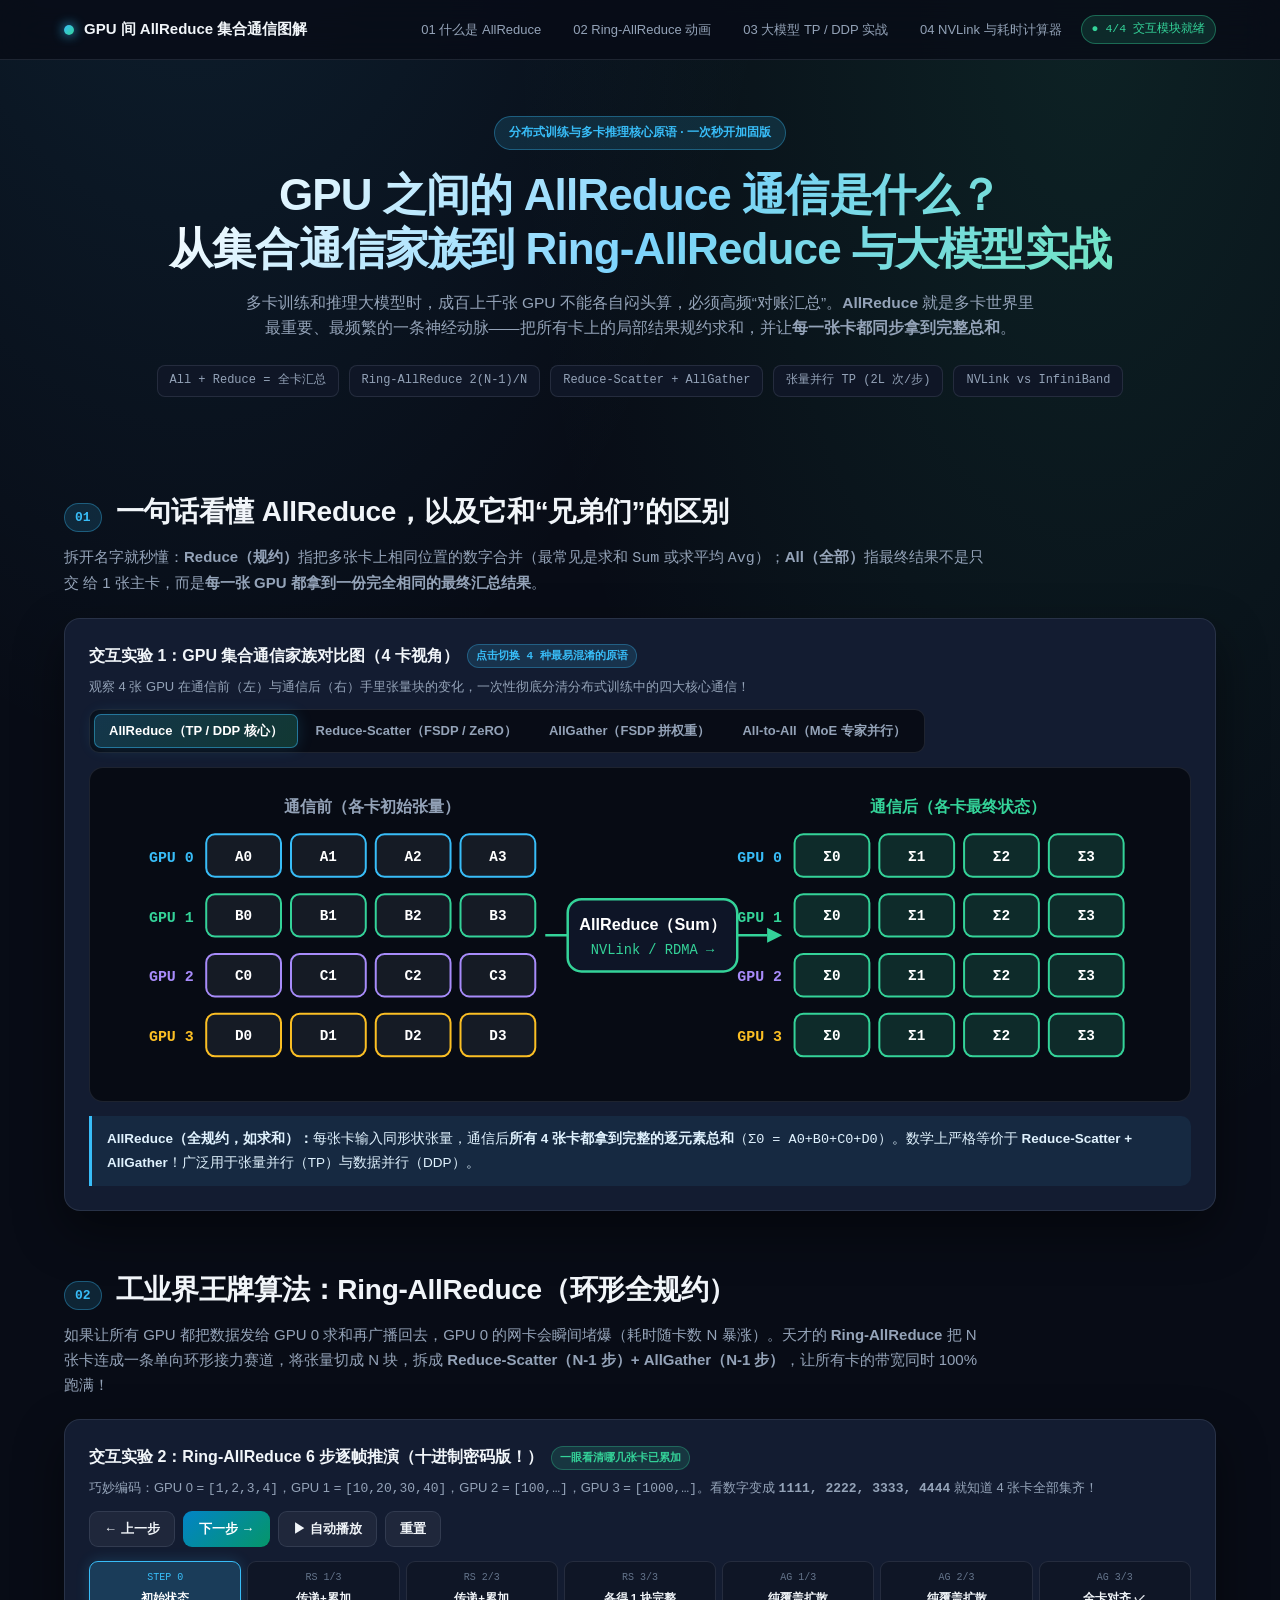
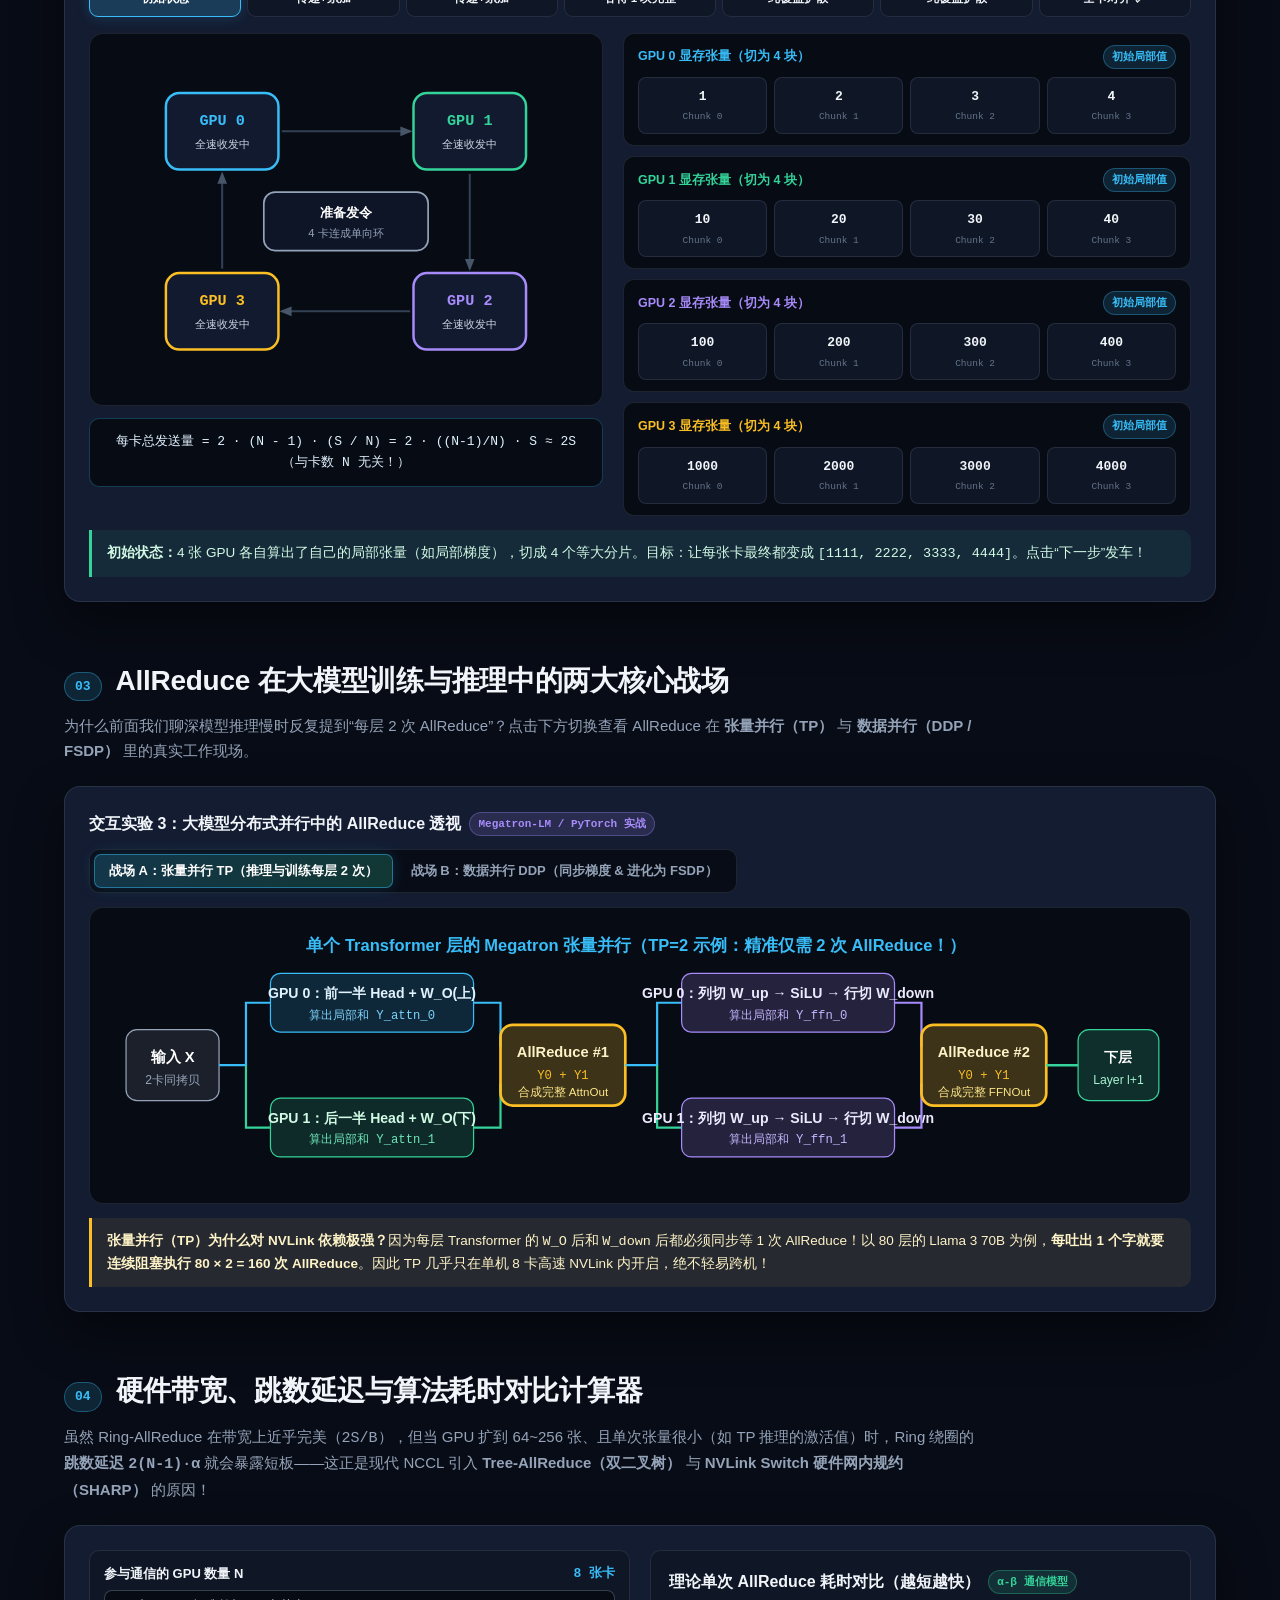
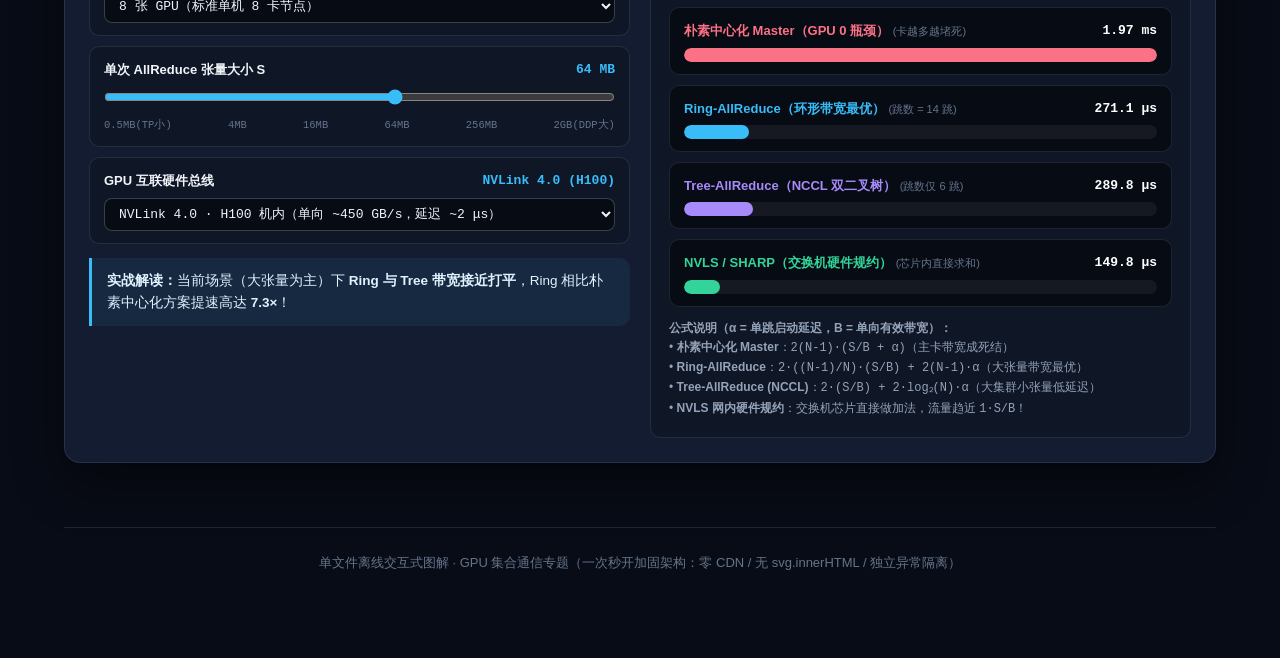
<file: articles/gpu_allreduce_guide.html>
<!DOCTYPE html>
<html lang="zh-CN">
<head>
<meta charset="UTF-8" />
<meta name="viewport" content="width=device-width, initial-scale=1.0" />
<title>深入图解 GPU 间 AllReduce 通信：Ring 算法与大模型实战</title>
<style>
  :root {
    --bg: #080c16;
    --bg-elev: #0f1626;
    --card: #131c31;
    --border: rgba(148, 163, 184, 0.16);
    --border-strong: rgba(148, 163, 184, 0.34);
    --text: #f1f5f9;
    --text-muted: #94a3b8;
    --text-dim: #64748b;

    --cyan: #38bdf8;
    --cyan-soft: rgba(56, 189, 248, 0.14);
    --emerald: #34d399;
    --emerald-soft: rgba(52, 211, 153, 0.14);
    --violet: #a78bfa;
    --violet-soft: rgba(167, 139, 250, 0.15);
    --amber: #fbbf24;
    --amber-soft: rgba(251, 191, 36, 0.14);
    --rose: #fb7185;
    --rose-soft: rgba(251, 113, 133, 0.14);

    --radius: 16px;
    --radius-sm: 10px;
    --shadow: 0 20px 50px rgba(0, 0, 0, 0.45);
    --font-sans: -apple-system, BlinkMacSystemFont, "PingFang SC", "Hiragino Sans GB", "Microsoft YaHei", "Segoe UI", Roboto, sans-serif;
    --font-mono: ui-monospace, SFMono-Regular, "JetBrains Mono", Menlo, Monaco, Consolas, monospace;
  }

  * { box-sizing: border-box; margin: 0; padding: 0; }
  html { scroll-behavior: smooth; }

  body {
    font-family: var(--font-sans);
    background:
      radial-gradient(ellipse 80% 50% at 15% -10%, rgba(56, 189, 248, 0.13), transparent 60%),
      radial-gradient(ellipse 75% 50% at 85% 0%, rgba(52, 211, 153, 0.11), transparent 60%),
      var(--bg);
    color: var(--text);
    line-height: 1.65;
    min-height: 100vh;
    overflow-x: hidden;
  }

  .noscript-bar {
    background: #7f1d1d; color: #fecaca; padding: 14px 20px;
    text-align: center; font-size: 14px; font-weight: 600;
    border-bottom: 1px solid #ef4444;
  }

  /* Navbar */
  .navbar {
    position: sticky; top: 0; z-index: 100;
    backdrop-filter: blur(16px); -webkit-backdrop-filter: blur(16px);
    background: rgba(8, 12, 22, 0.82);
    border-bottom: 1px solid var(--border);
  }
  .nav-inner {
    max-width: 1200px; margin: 0 auto; padding: 12px 24px;
    display: flex; align-items: center; justify-content: space-between;
    gap: 14px; flex-wrap: wrap;
  }
  .brand {
    display: flex; align-items: center; gap: 10px;
    font-weight: 700; font-size: 15px; color: var(--text); text-decoration: none;
  }
  .brand-dot {
    width: 10px; height: 10px; border-radius: 50%;
    background: linear-gradient(135deg, var(--cyan), var(--emerald));
    box-shadow: 0 0 12px var(--cyan);
  }
  .nav-links { display: flex; gap: 6px; flex-wrap: wrap; align-items: center; }
  .nav-links a {
    text-decoration: none; color: var(--text-muted); font-size: 13px; font-weight: 500;
    padding: 6px 12px; border-radius: 999px; transition: all 0.2s; border: 1px solid transparent;
  }
  .nav-links a:hover { color: var(--text); background: rgba(255,255,255,0.06); border-color: var(--border); }
  .status-pill {
    font-size: 11.5px; font-family: var(--font-mono); padding: 4px 10px;
    border-radius: 999px; background: var(--amber-soft); color: var(--amber);
    border: 1px solid rgba(251, 191, 36, 0.35);
  }
  .status-pill.ok {
    background: var(--emerald-soft); color: var(--emerald);
    border-color: rgba(52, 211, 153, 0.38);
  }

  /* Layout */
  .container { max-width: 1200px; margin: 0 auto; padding: 0 24px 96px; }

  /* Hero */
  .hero { padding: 56px 0 36px; text-align: center; }
  .hero-badge {
    display: inline-flex; align-items: center; gap: 8px;
    padding: 6px 14px; border-radius: 999px; font-size: 12px; font-weight: 600;
    color: var(--cyan); background: var(--cyan-soft);
    border: 1px solid rgba(56, 189, 248, 0.35); margin-bottom: 18px;
  }
  .hero h1 {
    font-size: clamp(27px, 4.2vw, 44px);
    font-weight: 800; letter-spacing: -0.02em; line-height: 1.22; margin-bottom: 14px;
    background: linear-gradient(135deg, #ffffff 10%, #7dd3fc 52%, #6ee7b7 100%);
    -webkit-background-clip: text; -webkit-text-fill-color: transparent;
  }
  .hero p { max-width: 800px; margin: 0 auto 24px; font-size: 15.5px; color: var(--text-muted); }
  .pill-row { display: flex; justify-content: center; flex-wrap: wrap; gap: 10px; }
  .pill {
    font-size: 12px; font-family: var(--font-mono); padding: 5px 12px; border-radius: 8px;
    background: var(--bg-elev); border: 1px solid var(--border); color: var(--text-muted);
  }

  /* Sections */
  section { margin-top: 56px; scroll-margin-top: 76px; }
  .section-head { display: flex; align-items: baseline; gap: 14px; margin-bottom: 10px; }
  .section-num {
    font-family: var(--font-mono); font-size: 13px; font-weight: 700;
    color: var(--cyan); background: var(--cyan-soft);
    border: 1px solid rgba(56, 189, 248, 0.35); padding: 3px 10px; border-radius: 999px;
  }
  .section-head h2 { font-size: clamp(21px, 2.5vw, 28px); font-weight: 700; letter-spacing: -0.01em; }
  .section-desc { color: var(--text-muted); font-size: 15px; max-width: 920px; margin-bottom: 22px; }

  /* Cards & Tags */
  .card {
    background: var(--card); border: 1px solid var(--border);
    border-radius: var(--radius); padding: 24px; box-shadow: var(--shadow);
  }
  .card + .card { margin-top: 20px; }
  .card-sub {
    background: var(--bg-elev); border: 1px solid var(--border);
    border-radius: var(--radius-sm); padding: 18px;
  }
  .card-title {
    font-size: 16px; font-weight: 700; margin-bottom: 6px;
    display: flex; align-items: center; gap: 8px; flex-wrap: wrap;
  }
  .tag {
    font-size: 11px; font-family: var(--font-mono);
    padding: 2px 8px; border-radius: 999px; font-weight: 600;
  }
  .tag-cyan { background: var(--cyan-soft); color: var(--cyan); border: 1px solid rgba(56,189,248,0.32); }
  .tag-emerald { background: var(--emerald-soft); color: var(--emerald); border: 1px solid rgba(52,211,153,0.32); }
  .tag-violet { background: var(--violet-soft); color: var(--violet); border: 1px solid rgba(167,139,250,0.32); }
  .tag-amber { background: var(--amber-soft); color: var(--amber); border: 1px solid rgba(251,191,36,0.32); }
  .tag-rose { background: var(--rose-soft); color: var(--rose); border: 1px solid rgba(251,113,133,0.32); }

  /* Controls */
  .btn-group {
    display: inline-flex; background: var(--bg); padding: 4px;
    border-radius: 10px; border: 1px solid var(--border); gap: 4px; flex-wrap: wrap;
  }
  .btn {
    border: none; background: transparent; color: var(--text-muted);
    font-family: var(--font-sans); font-size: 13px; font-weight: 600;
    padding: 7px 14px; border-radius: 7px; cursor: pointer; transition: all 0.2s;
  }
  .btn:hover { color: var(--text); background: rgba(255,255,255,0.05); }
  .btn.active {
    background: linear-gradient(135deg, rgba(56,189,248,0.24), rgba(52,211,153,0.22));
    color: #fff; border: 1px solid rgba(56,189,248,0.48);
    box-shadow: 0 0 16px rgba(56,189,248,0.16);
  }
  .btn-action {
    background: linear-gradient(135deg, #0284c7, #059669);
    color: #fff; border: none; padding: 8px 16px; border-radius: 9px;
    font-size: 13px; font-weight: 700; cursor: pointer; transition: transform 0.15s, filter 0.2s;
  }
  .btn-action:hover { filter: brightness(1.12); transform: translateY(-1px); }
  .btn-action:disabled { opacity: 0.38; cursor: not-allowed; transform: none; }
  .btn-ghost {
    background: rgba(255,255,255,0.05); color: var(--text);
    border: 1px solid var(--border); padding: 8px 14px; border-radius: 9px;
    font-size: 13px; font-weight: 600; cursor: pointer; transition: all 0.2s;
  }
  .btn-ghost:hover { background: rgba(255,255,255,0.1); border-color: var(--border-strong); }

  select {
    background: #070b14; color: var(--text); border: 1px solid var(--border-strong);
    border-radius: 8px; padding: 7px 10px; font-family: var(--font-mono);
    font-size: 13px; width: 100%; outline: none;
  }
  input[type="range"] { width: 100%; accent-color: var(--cyan); cursor: pointer; }

  .flex-between { display: flex; justify-content: space-between; align-items: center; flex-wrap: wrap; gap: 12px; }
  .grid-2 { display: grid; grid-template-columns: 1fr 1fr; gap: 20px; align-items: start; }
  .grid-2-ring { display: grid; grid-template-columns: 0.95fr 1.05fr; gap: 20px; align-items: start; }
  .grid-3 { display: grid; grid-template-columns: repeat(3, 1fr); gap: 14px; }

  .svg-stage {
    width: 100%; background: #070b14;
    border: 1px solid var(--border); border-radius: 14px;
    padding: 14px; overflow-x: auto; margin-top: 14px;
  }
  .formula-box {
    background: #070b14; border: 1px solid rgba(56, 189, 248, 0.28);
    border-radius: 10px; padding: 12px 16px; font-family: var(--font-mono);
    font-size: 13px; color: #e0f2fe; margin: 12px 0; overflow-x: auto; text-align: center;
  }
  .callout-cyan {
    background: rgba(56, 189, 248, 0.08); border-left: 3px solid var(--cyan);
    border-radius: 0 10px 10px 0; padding: 12px 15px; font-size: 13.5px; color: #e0f2fe; margin-top: 14px;
  }
  .callout-emerald {
    background: rgba(52, 211, 153, 0.08); border-left: 3px solid var(--emerald);
    border-radius: 0 10px 10px 0; padding: 12px 15px; font-size: 13.5px; color: #d1fae5; margin-top: 14px;
  }
  .callout-amber {
    background: rgba(251, 191, 36, 0.08); border-left: 3px solid var(--amber);
    border-radius: 0 10px 10px 0; padding: 12px 15px; font-size: 13.5px; color: #fef3c7; margin-top: 14px;
  }

  /* Ring Timeline */
  .ring-timeline {
    display: grid; grid-template-columns: repeat(7, 1fr); gap: 6px; margin-top: 14px;
  }
  .rt-step {
    background: var(--bg-elev); border: 1px solid var(--border);
    border-radius: 9px; padding: 8px 6px; text-align: center; cursor: pointer;
    transition: all 0.2s; font-size: 11.5px;
  }
  .rt-step:hover { border-color: var(--border-strong); }
  .rt-step.active {
    background: rgba(56,189,248,0.2); border-color: var(--cyan); color: #fff;
    box-shadow: 0 0 14px rgba(56,189,248,0.2);
  }
  .rt-step .ph { font-family: var(--font-mono); font-size: 10px; color: var(--text-dim); display: block; }
  .rt-step.active .ph { color: var(--cyan); }
  .rt-step strong { display: block; margin-top: 2px; }

  /* Ring GPU State Cards */
  .gpu-cards { display: flex; flex-direction: column; gap: 10px; }
  .gpu-card {
    background: #070b14; border: 1px solid var(--border);
    border-radius: 11px; padding: 11px 14px;
  }
  .gpu-head {
    display: flex; justify-content: space-between; align-items: center;
    font-size: 12.5px; font-weight: 700; margin-bottom: 8px;
  }
  .chunk-row { display: grid; grid-template-columns: repeat(4, 1fr); gap: 7px; }
  .chunk-box {
    border-radius: 8px; padding: 8px 4px; text-align: center;
    font-family: var(--font-mono); font-size: 13px; font-weight: 800;
    border: 1px solid var(--border); background: var(--bg-elev);
    transition: all 0.28s;
  }
  .chunk-box .c-sub {
    display: block; font-size: 9.5px; font-weight: 500; color: var(--text-dim); margin-top: 2px;
  }
  .chunk-box.just-updated {
    background: rgba(251, 191, 36, 0.2); border-color: var(--amber); color: #fef3c7;
    transform: translateY(-2px); box-shadow: 0 0 14px rgba(251, 191, 36, 0.24);
  }
  .chunk-box.complete {
    background: rgba(52, 211, 153, 0.18); border-color: var(--emerald); color: #d1fae5;
  }
  .chunk-box.complete.just-updated {
    background: rgba(52, 211, 153, 0.34); border-color: #6ee7b7; color: #fff;
    box-shadow: 0 0 18px rgba(52, 211, 153, 0.36);
  }

  /* Latency Bars */
  .lat-row {
    background: #070b14; border: 1px solid var(--border);
    border-radius: 10px; padding: 12px 14px; margin-bottom: 10px;
  }
  .lat-top {
    display: flex; justify-content: space-between; align-items: center;
    font-size: 13px; font-weight: 700; margin-bottom: 6px;
  }
  .lat-track {
    height: 14px; background: rgba(255,255,255,0.06);
    border-radius: 999px; overflow: hidden;
  }
  .lat-fill { height: 100%; border-radius: 999px; transition: width 0.3s ease; }

  .ctrl-group {
    background: var(--bg-elev); border: 1px solid var(--border);
    border-radius: 10px; padding: 12px 14px; margin-bottom: 10px;
  }
  .ctrl-label {
    display: flex; justify-content: space-between; align-items: center;
    font-size: 13px; font-weight: 600; margin-bottom: 6px;
  }
  .ctrl-val { font-family: var(--font-mono); color: var(--cyan); font-weight: 800; }

  footer {
    margin-top: 64px; text-align: center; font-size: 13px;
    color: var(--text-dim); border-top: 1px solid var(--border); padding-top: 24px;
  }

  @media (max-width: 940px) {
    .grid-2, .grid-2-ring, .grid-3 { grid-template-columns: 1fr; }
    .ring-timeline { grid-template-columns: repeat(4, 1fr); }
  }
  @media (max-width: 560px) {
    .container { padding: 0 16px 64px; }
    .card { padding: 16px; }
    .ring-timeline { grid-template-columns: repeat(2, 1fr); }
  }
</style>
  <meta name="ai-title" content="深入图解 GPU 间 AllReduce 通信：Ring 算法与大模型实战" />
  <meta name="ai-category" content="AI 工程与评测" />
  <meta name="ai-tags" content="大模型, FSDP, MoE, PyTorch" />
  <meta name="description" content="多卡训练和推理大模型时，成百上千张 GPU 不能各自闷头算，必须高频“对账汇总”。AllReduce 就是多卡世界里最重要、最频繁的一条神经动脉——把所有卡上的局部结果规约求和，并让每一张卡都同步拿到完整总和。" />
  <meta name="ai-created" content="2026-11-26T15:11:29Z" />
  <meta name="ai-updated" content="2026-11-26T15:11:30Z" />
</head>
<body>

<noscript>
  <div class="noscript-bar">
    ⚠️ 当前预览环境禁用了 JavaScript。请右键此文件并用 Chrome / Edge / Firefox 浏览器打开以运行全部交互动画！
  </div>
</noscript>

<nav class="navbar">
  <div class="nav-inner">
    <a href="#" class="brand">
      <span class="brand-dot"></span>
      GPU 间 AllReduce 集合通信图解
    </a>
    <div class="nav-links">
      <a href="#sec-what">01 什么是 AllReduce</a>
      <a href="#sec-ring">02 Ring-AllReduce 动画</a>
      <a href="#sec-llm">03 大模型 TP / DDP 实战</a>
      <a href="#sec-hw">04 NVLink 与耗时计算器</a>
      <span class="status-pill" id="bootStatus">正在初始化…</span>
    </div>
  </div>
</nav>

<div class="container">

  <!-- HERO -->
  <header class="hero">
    <div class="hero-badge">分布式训练与多卡推理核心原语 · 一次秒开加固版</div>
    <h1>GPU 之间的 AllReduce 通信是什么？<br />从集合通信家族到 Ring-AllReduce 与大模型实战</h1>
    <p>多卡训练和推理大模型时，成百上千张 GPU 不能各自闷头算，必须高频“对账汇总”。<strong>AllReduce</strong> 就是多卡世界里最重要、最频繁的一条神经动脉——把所有卡上的局部结果规约求和，并让<strong>每一张卡都同步拿到完整总和</strong>。</p>
    <div class="pill-row">
      <span class="pill">All + Reduce = 全卡汇总</span>
      <span class="pill">Ring-AllReduce 2(N-1)/N</span>
      <span class="pill">Reduce-Scatter + AllGather</span>
      <span class="pill">张量并行 TP (2L 次/步)</span>
      <span class="pill">NVLink vs InfiniBand</span>
    </div>
  </header>

  <!-- ========================================================
       SECTION 01: WHAT IS ALLREDUCE & COLLECTIVES FAMILY
       ======================================================== -->
  <section id="sec-what">
    <div class="section-head">
      <span class="section-num">01</span>
      <h2>一句话看懂 AllReduce，以及它和“兄弟们”的区别</h2>
    </div>
    <p class="section-desc">
      拆开名字就秒懂：<strong>Reduce（规约）</strong>指把多张卡上相同位置的数字合并（最常见是求和 <code>Sum</code> 或求平均 <code>Avg</code>）；<strong>All（全部）</strong>指最终结果不是只交 给 1 张主卡，而是<strong>每一张 GPU 都拿到一份完全相同的最终汇总结果</strong>。
    </p>

    <div class="card">
      <div class="flex-between">
        <div>
          <div class="card-title">
            交互实验 1：GPU 集合通信家族对比图（4 卡视角）
            <span class="tag tag-cyan">点击切换 4 种最易混淆的原语</span>
          </div>
          <div style="font-size:13px;color:var(--text-muted);">
            观察 4 张 GPU 在通信前（左）与通信后（右）手里张量块的变化，一次性彻底分清分布式训练中的四大核心通信！
          </div>
        </div>
        <div class="btn-group" id="collTabs">
          <button class="btn active" data-coll="allreduce">AllReduce（TP / DDP 核心）</button>
          <button class="btn" data-coll="reducescatter">Reduce-Scatter（FSDP / ZeRO）</button>
          <button class="btn" data-coll="allgather">AllGather（FSDP 拼权重）</button>
          <button class="btn" data-coll="alltoall">All-to-All（MoE 专家并行）</button>
        </div>
      </div>

      <div class="svg-stage" id="collSvgWrap"></div>
      <div id="collExplain" class="callout-cyan"></div>
    </div>
  </section>

  <!-- ========================================================
       SECTION 02: RING-ALLREDUCE STEP-BY-STEP ANIMATOR
       ======================================================== -->
  <section id="sec-ring">
    <div class="section-head">
      <span class="section-num">02</span>
      <h2>工业界王牌算法：Ring-AllReduce（环形全规约）</h2>
    </div>
    <p class="section-desc">
      如果让所有 GPU 都把数据发给 GPU 0 求和再广播回去，GPU 0 的网卡会瞬间堵爆（耗时随卡数 N 暴涨）。天才的 <strong>Ring-AllReduce</strong> 把 N 张卡连成一条单向环形接力赛道，将张量切成 N 块，拆成 <strong>Reduce-Scatter（N-1 步）+ AllGather（N-1 步）</strong>，让所有卡的带宽同时 100% 跑满！
    </p>

    <div class="card">
      <div class="flex-between">
        <div>
          <div class="card-title">
            交互实验 2：Ring-AllReduce 6 步逐帧推演（十进制密码版！）
            <span class="tag tag-emerald">一眼看清哪几张卡已累加</span>
          </div>
          <div style="font-size:13px;color:var(--text-muted);">
            巧妙编码：GPU 0 = <code>[1,2,3,4]</code>，GPU 1 = <code>[10,20,30,40]</code>，GPU 2 = <code>[100,…]</code>，GPU 3 = <code>[1000,…]</code>。看数字变成 <strong><code>1111, 2222, 3333, 4444</code></strong> 就知道 4 张卡全部集齐！
          </div>
        </div>
        <div style="display:flex;gap:8px;flex-wrap:wrap;">
          <button class="btn-ghost" id="btnRingPrev">← 上一步</button>
          <button class="btn-action" id="btnRingNext">下一步 →</button>
          <button class="btn-ghost" id="btnRingPlay">▶ 自动播放</button>
          <button class="btn-ghost" id="btnRingReset">重置</button>
        </div>
      </div>

      <!-- 7-Step Clickable Timeline -->
      <div class="ring-timeline" id="ringTimeline">
        <div class="rt-step active" data-rstep="0"><span class="ph">STEP 0</span><strong>初始状态</strong></div>
        <div class="rt-step" data-rstep="1"><span class="ph">RS 1/3</span><strong>传递+累加</strong></div>
        <div class="rt-step" data-rstep="2"><span class="ph">RS 2/3</span><strong>传递+累加</strong></div>
        <div class="rt-step" data-rstep="3"><span class="ph">RS 3/3</span><strong>各得 1 块完整</strong></div>
        <div class="rt-step" data-rstep="4"><span class="ph">AG 1/3</span><strong>纯覆盖扩散</strong></div>
        <div class="rt-step" data-rstep="5"><span class="ph">AG 2/3</span><strong>纯覆盖扩散</strong></div>
        <div class="rt-step" data-rstep="6"><span class="ph">AG 3/3</span><strong>全卡对齐 ✓</strong></div>
      </div>

      <div class="grid-2-ring" style="margin-top:16px;">
        <!-- Left: Ring Topology SVG -->
        <div>
          <div class="svg-stage" style="margin-top:0;" id="ringSvgWrap"></div>
          <div class="formula-box" style="margin-top:12px;">
            每卡总发送量 = 2 · (N - 1) · (S / N) = 2 · ((N-1)/N) · S  ≈  2S（与卡数 N 无关！）
          </div>
        </div>

        <!-- Right: 4 GPU Live Chunk Matrix -->
        <div>
          <div class="gpu-cards" id="ringGpuCards"></div>
        </div>
      </div>

      <div id="ringStepExplain" class="callout-emerald"></div>
    </div>
  </section>

  <!-- ========================================================
       SECTION 03: WHERE ALLREDUCE HAPPENS IN LLMs
       ======================================================== -->
  <section id="sec-llm">
    <div class="section-head">
      <span class="section-num">03</span>
      <h2>AllReduce 在大模型训练与推理中的两大核心战场</h2>
    </div>
    <p class="section-desc">
      为什么前面我们聊深模型推理慢时反复提到“每层 2 次 AllReduce”？点击下方切换查看 AllReduce 在 <strong>张量并行（TP）</strong> 与 <strong>数据并行（DDP / FSDP）</strong> 里的真实工作现场。
    </p>

    <div class="card">
      <div class="flex-between">
        <div class="card-title" style="margin:0;">
          交互实验 3：大模型分布式并行中的 AllReduce 透视
          <span class="tag tag-violet">Megatron-LM / PyTorch 实战</span>
        </div>
        <div class="btn-group" id="llmUseTabs">
          <button class="btn active" data-use="tp">战场 A：张量并行 TP（推理与训练每层 2 次）</button>
          <button class="btn" data-use="ddp">战场 B：数据并行 DDP（同步梯度 &amp; 进化为 FSDP）</button>
        </div>
      </div>

      <div class="svg-stage" id="llmUseSvgWrap"></div>
      <div id="llmUseExplain" class="callout-amber"></div>
    </div>
  </section>

  <!-- ========================================================
       SECTION 04: HARDWARE BANDWIDTH & LATENCY CALCULATOR
       ======================================================== -->
  <section id="sec-hw">
    <div class="section-head">
      <span class="section-num">04</span>
      <h2>硬件带宽、跳数延迟与算法耗时对比计算器</h2>
    </div>
    <p class="section-desc">
      虽然 Ring-AllReduce 在带宽上近乎完美（<code>2S/B</code>），但当 GPU 扩到 64~256 张、且单次张量很小（如 TP 推理的激活值）时，Ring 绕圈的<strong>跳数延迟 <code>2(N-1)·α</code></strong> 就会暴露短板——这正是现代 NCCL 引入 <strong>Tree-AllReduce（双二叉树）</strong> 与 <strong>NVLink Switch 硬件网内规约（SHARP）</strong> 的原因！
    </p>

    <div class="card">
      <div class="grid-2">
        <!-- Left: Controls -->
        <div>
          <div class="ctrl-group">
            <div class="ctrl-label"><span>参与通信的 GPU 数量 N</span><span class="ctrl-val" id="hwNVal">8 张卡</span></div>
            <select id="hwN">
              <option value="2">2 张 GPU</option>
              <option value="4">4 张 GPU</option>
              <option value="8" selected>8 张 GPU（标准单机 8 卡节点）</option>
              <option value="16">16 张 GPU（2 机互联）</option>
              <option value="64">64 张 GPU（8 机集群）</option>
              <option value="256">256 张 GPU（32 机大规模训练）</option>
            </select>
          </div>

          <div class="ctrl-group">
            <div class="ctrl-label"><span>单次 AllReduce 张量大小 S</span><span class="ctrl-val" id="hwSVal">64 MB</span></div>
            <input type="range" id="hwS" min="0" max="7" step="1" value="4" />
            <div style="display:flex;justify-content:space-between;font-size:10.5px;font-family:var(--font-mono);color:var(--text-dim);margin-top:4px;">
              <span>0.5MB(TP小)</span><span>4MB</span><span>16MB</span><span>64MB</span><span>256MB</span><span>2GB(DDP大)</span>
            </div>
          </div>

          <div class="ctrl-group">
            <div class="ctrl-label"><span>GPU 互联硬件总线</span><span class="ctrl-val" id="hwLinkVal">NVLink 4.0 (H100)</span></div>
            <select id="hwLink">
              <option value="pcie">PCIe 4.0 x16（单向 ~25 GB/s，延迟 ~12 μs）</option>
              <option value="ib">InfiniBand NDR 400G（单向 ~50 GB/s，跨机延迟 ~8 μs）</option>
              <option value="nv4" selected>NVLink 4.0 · H100 机内（单向 ~450 GB/s，延迟 ~2 μs）</option>
              <option value="nv5">NVLink 5.0 · B200 机内（单向 ~900 GB/s，延迟 ~1.5 μs）</option>
            </select>
          </div>

          <div class="callout-cyan" id="hwInsight"></div>
        </div>

        <!-- Right: Live Latency Comparison -->
        <div class="card-sub">
          <div class="card-title" style="margin-bottom:12px;">
            理论单次 AllReduce 耗时对比（越短越快）
            <span class="tag tag-emerald">α-β 通信模型</span>
          </div>
          <div id="hwBars"></div>
          <div style="font-size:12px;color:var(--text-muted);margin-top:12px;line-height:1.6;">
            <strong>公式说明（α = 单跳启动延迟，B = 单向有效带宽）：</strong><br/>
            • <strong>朴素中心化 Master</strong>：<code>2(N-1)·(S/B + α)</code>（主卡带宽成死结）<br/>
            • <strong>Ring-AllReduce</strong>：<code>2·((N-1)/N)·(S/B) + 2(N-1)·α</code>（大张量带宽最优）<br/>
            • <strong>Tree-AllReduce (NCCL)</strong>：<code>2·(S/B) + 2·log₂(N)·α</code>（大集群小张量低延迟）<br/>
            • <strong>NVLS 网内硬件规约</strong>：交换机芯片直接做加法，流量趋近 <code>1·S/B</code>！
          </div>
        </div>
      </div>
    </div>
  </section>

  <footer>
    单文件离线交互式图解 · GPU 集合通信专题（一次秒开加固架构：零 CDN / 无 svg.innerHTML / 独立异常隔离）
  </footer>
</div>

<script>
(function() {
  'use strict';

  function renderSvgInto(wrapId, viewBox, minW, inner) {
    var el = document.getElementById(wrapId);
    if (!el) return;
    el.innerHTML =
      '<svg xmlns="http://www.w3.org/2000/svg" viewBox="' + viewBox + '" width="100%" ' +
      'style="min-width:' + minW + 'px;display:block;">' + inner + '</svg>';
  }

  /* =========================================================
     MODULE 1: COLLECTIVE COMMUNICATION FAMILY
     ========================================================= */
  var COLL_DATA = {
    allreduce: {
      title: 'AllReduce（Sum）',
      before: [
        ['A0', 'A1', 'A2', 'A3'],
        ['B0', 'B1', 'B2', 'B3'],
        ['C0', 'C1', 'C2', 'C3'],
        ['D0', 'D1', 'D2', 'D3']
      ],
      after: [
        ['Σ0', 'Σ1', 'Σ2', 'Σ3'],
        ['Σ0', 'Σ1', 'Σ2', 'Σ3'],
        ['Σ0', 'Σ1', 'Σ2', 'Σ3'],
        ['Σ0', 'Σ1', 'Σ2', 'Σ3']
      ],
      color: '#34d399',
      explain: '<strong>AllReduce（全规约，如求和）：</strong>每张卡输入同形状张量，通信后<strong>所有 4 张卡都拿到完整的逐元素总和</strong>（<code>Σ0 = A0+B0+C0+D0</code>）。数学上严格等价于 <strong>Reduce-Scatter + AllGather</strong>！广泛用于张量并行（TP）与数据并行（DDP）。'
    },
    reducescatter: {
      title: 'Reduce-Scatter',
      before: [
        ['A0', 'A1', 'A2', 'A3'],
        ['B0', 'B1', 'B2', 'B3'],
        ['C0', 'C1', 'C2', 'C3'],
        ['D0', 'D1', 'D2', 'D3']
      ],
      after: [
        ['Σ0', '—', '—', '—'],
        ['—', 'Σ1', '—', '—'],
        ['—', '—', 'Σ2', '—'],
        ['—', '—', '—', 'Σ3']
      ],
      color: '#38bdf8',
      explain: '<strong>Reduce-Scatter（规约并分散）：</strong>AllReduce 的<strong>前半段</strong>！先逐元素求和，但每张卡只保留属于自己的 <code>1/N</code> 分片（GPU 0 只拿 Σ0，GPU 1 只拿 Σ1…），直接省下 <code>(N-1)/N</code> 的显存！这是 <strong>ZeRO / FSDP 梯度分片</strong>的核心原语。'
    },
    allgather: {
      title: 'AllGather',
      before: [
        ['Σ0', '—', '—', '—'],
        ['—', 'Σ1', '—', '—'],
        ['—', '—', 'Σ2', '—'],
        ['—', '—', '—', 'Σ3']
      ],
      after: [
        ['Σ0', 'Σ1', 'Σ2', 'Σ3'],
        ['Σ0', 'Σ1', 'Σ2', 'Σ3'],
        ['Σ0', 'Σ1', 'Σ2', 'Σ3'],
        ['Σ0', 'Σ1', 'Σ2', 'Σ3']
      ],
      color: '#a78bfa',
      explain: '<strong>AllGather（全收集）：</strong>AllReduce 的<strong>后半段</strong>！不做任何加法，纯粹把每张卡手里的分片收集拼成完整张量，并让每张卡都持有一份完整拷贝。FSDP 在每层前向计算前用它临时拼回完整参数权重。'
    },
    alltoall: {
      title: 'All-to-All',
      before: [
        ['0→0', '0→1', '0→2', '0→3'],
        ['1→0', '1→1', '1→2', '1→3'],
        ['2→0', '2→1', '2→2', '2→3'],
        ['3→0', '3→1', '3→2', '3→3']
      ],
      after: [
        ['0→0', '1→0', '2→0', '3→0'],
        ['0→1', '1→1', '2→1', '3→1'],
        ['0→2', '1→2', '2→2', '3→2'],
        ['0→3', '1→3', '2→3', '3→3']
      ],
      color: '#fbbf24',
      explain: '<strong>All-to-All（全互换 / 分布式转置）：</strong>和 AllReduce 完全不同——它不做求和，而是每张卡给其他每张卡发送<strong>各不相同的专属数据</strong>！这就是上一篇讲过的 <strong>MoE 专家并行（EP）</strong>把不同 Token 分发给对应专家所在 GPU 的核心通信！'
    }
  };

  function initCollectives() {
    var rowColors = ['#38bdf8', '#34d399', '#a78bfa', '#fbbf24'];

    function drawSide(rows, startX, isAfter, accent) {
      var s = '';
      for (var r = 0; r < 4; r++) {
        var y = 42 + r * 48;
        s += '<text x="' + (startX - 10) + '" y="' + (y + 22) + '" fill="' + rowColors[r] + '" font-size="12" font-family="monospace" font-weight="700" text-anchor="end">GPU ' + r + '</text>';
        for (var c = 0; c < 4; c++) {
          var val = rows[r][c];
          var empty = val === '—';
          var x = startX + c * 68;
          var fill = empty ? 'rgba(15,23,42,0.35)' : (isAfter ? 'rgba(52,211,153,0.16)' : 'rgba(148,163,184,0.1)');
          var stroke = empty ? 'rgba(71,85,105,0.3)' : (isAfter ? accent : rowColors[r]);
          var tc = empty ? '#475569' : '#fff';
          if (isAfter && !empty && accent === '#fbbf24') {
            // Color by source GPU for All-to-All clarity
            var srcGpu = parseInt(val.charAt(0), 10);
            stroke = rowColors[srcGpu] || accent;
            fill = 'rgba(251,191,36,0.12)';
          }
          s += '<rect x="' + x + '" y="' + y + '" width="60" height="34" rx="7" fill="' + fill + '" stroke="' + stroke + '" stroke-width="' + (empty ? '1' : '1.6') + '"' + (empty ? ' stroke-dasharray="3 3"' : '') + '/>';
          s += '<text x="' + (x + 30) + '" y="' + (y + 21) + '" fill="' + tc + '" font-size="11.5" font-family="monospace" font-weight="700" text-anchor="middle">' + val + '</text>';
        }
      }
      return s;
    }

    function render(key) {
      var d = COLL_DATA[key];
      var inner =
        '<text x="215" y="24" fill="#94a3b8" font-size="13" font-weight="700" text-anchor="middle">通信前（各卡初始张量）</text>' +
        '<text x="685" y="24" fill="' + d.color + '" font-size="13" font-weight="700" text-anchor="middle">通信后（各卡最终状态）</text>' +
        drawSide(d.before, 82, false, d.color) +
        '<rect x="372" y="94" width="136" height="58" rx="11" fill="rgba(15,23,42,0.9)" stroke="' + d.color + '" stroke-width="2"/>' +
        '<text x="440" y="119" fill="#fff" font-size="13" font-weight="800" text-anchor="middle">' + d.title + '</text>' +
        '<text x="440" y="138" fill="' + d.color + '" font-size="11" font-family="monospace" text-anchor="middle">NVLink / RDMA →</text>' +
        '<line x1="354" y1="123" x2="372" y2="123" stroke="' + d.color + '" stroke-width="2"/>' +
        '<line x1="508" y1="123" x2="532" y2="123" stroke="' + d.color + '" stroke-width="2"/>' +
        '<polygon points="532,117 544,123 532,129" fill="' + d.color + '"/>' +
        drawSide(d.after, 554, true, d.color);

      renderSvgInto('collSvgWrap', '0 0 860 245', 680, inner);
      document.getElementById('collExplain').innerHTML = d.explain;
    }

    var tabs = document.getElementById('collTabs');
    tabs.addEventListener('click', function(e) {
      var btn = e.target.closest('button[data-coll]');
      if (!btn) return;
      var all = tabs.querySelectorAll('button');
      for (var i = 0; i < all.length; i++) all[i].classList.remove('active');
      btn.classList.add('active');
      render(btn.getAttribute('data-coll'));
    });
    render('allreduce');
  }

  /* =========================================================
     MODULE 2: RING-ALLREDUCE 6-STEP POWERS-OF-10 SIMULATOR
     ========================================================= */
  function buildRingStates() {
    var N = 4;
    var states = [];
    // Step 0: initial powers-of-10 values so digits instantly reveal participating GPUs!
    var vals = [
      [1, 2, 3, 4],
      [10, 20, 30, 40],
      [100, 200, 300, 400],
      [1000, 2000, 3000, 4000]
    ];
    var complete = [
      [false, false, false, false],
      [false, false, false, false],
      [false, false, false, false],
      [false, false, false, false]
    ];
    states.push({
      step: 0, phase: 'init',
      vals: vals.map(function(r) { return r.slice(); }),
      complete: complete.map(function(r) { return r.slice(); }),
      updated: [
        [false, false, false, false], [false, false, false, false],
        [false, false, false, false], [false, false, false, false]
      ],
      arrows: []
    });

    // Reduce-Scatter: steps 1..3 (k = 0..2)
    for (var k = 0; k < N - 1; k++) {
      var prev = states[states.length - 1];
      var nextV = prev.vals.map(function(r) { return r.slice(); });
      var nextC = prev.complete.map(function(r) { return r.slice(); });
      var upd = [
        [false, false, false, false], [false, false, false, false],
        [false, false, false, false], [false, false, false, false]
      ];
      var arrows = [];
      for (var g = 0; g < N; g++) {
        var cIdx = (g - k + N) % N;
        var dst = (g + 1) % N;
        var sentVal = prev.vals[g][cIdx];
        nextV[dst][cIdx] = prev.vals[dst][cIdx] + sentVal;
        upd[dst][cIdx] = true;
        if (k === N - 2) nextC[dst][cIdx] = true;
        arrows.push({ from: g, to: dst, cIdx: cIdx, val: sentVal, op: 'ADD' });
      }
      states.push({ step: k + 1, phase: 'rs', vals: nextV, complete: nextC, updated: upd, arrows: arrows });
    }

    // AllGather: steps 4..6 (k = 0..2)
    for (var m = 0; m < N - 1; m++) {
      var prev2 = states[states.length - 1];
      var nextV2 = prev2.vals.map(function(r) { return r.slice(); });
      var nextC2 = prev2.complete.map(function(r) { return r.slice(); });
      var upd2 = [
        [false, false, false, false], [false, false, false, false],
        [false, false, false, false], [false, false, false, false]
      ];
      var arrows2 = [];
      for (var g2 = 0; g2 < N; g2++) {
        var cIdx2 = (g2 + 1 - m + N) % N;
        var dst2 = (g2 + 1) % N;
        var sentVal2 = prev2.vals[g2][cIdx2];
        nextV2[dst2][cIdx2] = sentVal2; // pure overwrite
        upd2[dst2][cIdx2] = true;
        nextC2[dst2][cIdx2] = true;
        arrows2.push({ from: g2, to: dst2, cIdx: cIdx2, val: sentVal2, op: 'COPY' });
      }
      states.push({ step: N + m, phase: 'ag', vals: nextV2, complete: nextC2, updated: upd2, arrows: arrows2 });
    }
    return states;
  }

  function initRingAnimator() {
    var states = buildRingStates();
    var curStep = 0;
    var playTimer = null;
    var gpuColors = ['#38bdf8', '#34d399', '#a78bfa', '#fbbf24'];

    function stopPlay() {
      if (playTimer) { clearInterval(playTimer); playTimer = null; }
      document.getElementById('btnRingPlay').textContent = '▶ 自动播放';
    }

    function render() {
      var st = states[curStep];

      // 1. Update timeline pills
      var pills = document.getElementById('ringTimeline').querySelectorAll('.rt-step');
      for (var i = 0; i < pills.length; i++) {
        pills[i].classList.toggle('active', i === curStep);
      }
      document.getElementById('btnRingPrev').disabled = curStep === 0;
      document.getElementById('btnRingNext').disabled = curStep === states.length - 1;

      // 2. Render Ring Topology SVG
      // 4 GPUs placed cleanly clockwise: GPU0 top-left, GPU1 top-right, GPU2 bottom-right, GPU3 bottom-left
      var coords = [
        { x: 105, y: 74 },
        { x: 325, y: 74 },
        { x: 325, y: 234 },
        { x: 105, y: 234 }
      ];
      var edgeMids = [
        { x: 215, y: 50, x1: 158, y1: 74, x2: 272, y2: 74 },   // 0 -> 1 (top)
        { x: 374, y: 154, x1: 325, y1: 112, x2: 325, y2: 196 }, // 1 -> 2 (right)
        { x: 215, y: 266, x1: 272, y1: 234, x2: 158, y2: 234 }, // 2 -> 3 (bottom)
        { x: 54,  y: 154, x1: 105, y1: 196, x2: 105, y2: 112 }  // 3 -> 0 (left)
      ];

      var svgInner =
        '<defs>' +
          '<marker id="arrCyan" viewBox="0 0 10 10" refX="8" refY="5" markerWidth="6" markerHeight="6" orient="auto">' +
            '<path d="M 0 1 L 10 5 L 0 9 z" fill="#38bdf8"/>' +
          '</marker>' +
          '<marker id="arrGreen" viewBox="0 0 10 10" refX="8" refY="5" markerWidth="6" markerHeight="6" orient="auto">' +
            '<path d="M 0 1 L 10 5 L 0 9 z" fill="#34d399"/>' +
          '</marker>' +
          '<marker id="arrDim" viewBox="0 0 10 10" refX="8" refY="5" markerWidth="6" markerHeight="6" orient="auto">' +
            '<path d="M 0 1 L 10 5 L 0 9 z" fill="#475569"/>' +
          '</marker>' +
        '</defs>';

      // Center Phase Indicator
      var centerTitle = st.phase === 'init' ? '准备发令' : (st.phase === 'rs' ? '阶段 1: Reduce-Scatter' : '阶段 2: AllGather');
      var centerSub = st.phase === 'init' ? '4 卡连成单向环' : (st.phase === 'rs' ? '每步发 1/4 块 + 累加' : '每步发 1/4 完整块覆盖');
      var centerCol = st.phase === 'init' ? '#94a3b8' : (st.phase === 'rs' ? '#38bdf8' : '#34d399');
      svgInner +=
        '<rect x="142" y="128" width="146" height="52" rx="10" fill="rgba(15,23,42,0.9)" stroke="' + centerCol + '" stroke-width="1.5"/>' +
        '<text x="215" y="150" fill="#fff" font-size="11.5" font-weight="800" text-anchor="middle">' + centerTitle + '</text>' +
        '<text x="215" y="168" fill="' + centerCol + '" font-size="10" text-anchor="middle">' + centerSub + '</text>';

      // Draw 4 Ring Links
      for (var eIdx = 0; eIdx < 4; eIdx++) {
        var em = edgeMids[eIdx];
        var activeArr = st.arrows.length > 0 ? st.arrows[eIdx] : null;
        var strokeCol = !activeArr ? '#334155' : (st.phase === 'rs' ? '#38bdf8' : '#34d399');
        var marker = !activeArr ? 'url(#arrDim)' : (st.phase === 'rs' ? 'url(#arrCyan)' : 'url(#arrGreen)');
        svgInner += '<line x1="' + em.x1 + '" y1="' + em.y1 + '" x2="' + em.x2 + '" y2="' + em.y2 + '" stroke="' + strokeCol + '" stroke-width="' + (activeArr ? '3' : '1.8') + '" marker-end="' + marker + '"/>';
        if (activeArr) {
          var badgeTxt = 'C' + activeArr.cIdx + ':' + activeArr.val;
          svgInner +=
            '<rect x="' + (em.x - 42) + '" y="' + (em.y - 12) + '" width="84" height="22" rx="11" fill="#080c16" stroke="' + strokeCol + '" stroke-width="1.3"/>' +
            '<text x="' + em.x + '" y="' + (em.y + 3) + '" fill="#fff" font-size="10.5" font-family="monospace" font-weight="700" text-anchor="middle">' + badgeTxt + '</text>';
        }
      }

      // Draw 4 GPU Nodes
      for (var g = 0; g < 4; g++) {
        var pt = coords[g];
        svgInner +=
          '<rect x="' + (pt.x - 50) + '" y="' + (pt.y - 34) + '" width="100" height="68" rx="12" fill="rgba(19,28,49,0.96)" stroke="' + gpuColors[g] + '" stroke-width="2.2"/>' +
          '<text x="' + pt.x + '" y="' + (pt.y - 6) + '" fill="' + gpuColors[g] + '" font-size="13.5" font-family="monospace" font-weight="800" text-anchor="middle">GPU ' + g + '</text>' +
          '<text x="' + pt.x + '" y="' + (pt.y + 15) + '" fill="#cbd5e1" font-size="10" text-anchor="middle">' + (curStep === 6 ? '4/4 完整 ✓' : (curStep >= 3 ? '已含完整块' : '全速收发中')) + '</text>';
      }

      renderSvgInto('ringSvgWrap', '0 0 430 305', 340, svgInner);

      // 3. Render 4 GPU Chunk State Cards
      var cardsHtml = '';
      for (var gg = 0; gg < 4; gg++) {
        var chunksHtml = '';
        for (var cc = 0; cc < 4; cc++) {
          var v = st.vals[gg][cc];
          var isComp = st.complete[gg][cc];
          var isUpd = st.updated[gg][cc];
          var cls = 'chunk-box' + (isComp ? ' complete' : '') + (isUpd ? ' just-updated' : '');
          var sub = isComp ? (isUpd ? (st.phase === 'rs' ? '集齐总和!' : '覆盖到手✓') : '完整总和✓') : (isUpd ? '刚累加 +' : 'Chunk ' + cc);
          chunksHtml += '<div class="' + cls + '">' + v + '<span class="c-sub">' + sub + '</span></div>';
        }
        cardsHtml +=
          '<div class="gpu-card">' +
            '<div class="gpu-head">' +
              '<span style="color:' + gpuColors[gg] + ';">GPU ' + gg + ' 显存张量（切为 4 块）</span>' +
              '<span class="tag ' + (curStep === 6 ? 'tag-emerald' : 'tag-cyan') + '">' + (curStep === 0 ? '初始局部值' : (curStep === 6 ? '完全一致 ✓' : 'Step ' + curStep + ' / 6')) + '</span>' +
            '</div>' +
            '<div class="chunk-row">' + chunksHtml + '</div>' +
          '</div>';
      }
      document.getElementById('ringGpuCards').innerHTML = cardsHtml;

      // 4. Narrative Explanation
      var expEl = document.getElementById('ringStepExplain');
      if (curStep === 0) {
        expEl.innerHTML = '<strong>初始状态：</strong>4 张 GPU 各自算出了自己的局部张量（如局部梯度），切成 4 个等大分片。目标：让每张卡最终都变成 <code>[1111, 2222, 3333, 4444]</code>。点击“下一步”发车！';
      } else if (curStep === 1) {
        expEl.innerHTML = '<strong>Reduce-Scatter 第 1/3 步：</strong>每张卡同时向顺时针下一张卡发送 1/4 块数据，接收方立刻<strong>累加</strong>到自己对应分片（如 GPU 1 收到 GPU 0 的 <code>1</code>，变成 <code>11</code>）。4 条链路同时 100% 满载！';
      } else if (curStep === 2) {
        expEl.innerHTML = '<strong>Reduce-Scatter 第 2/3 步：</strong>把刚刚累加过的半成品继续往下传 1 格再累加！看 GPU 2 的 Chunk 0 已变成 <code>111</code>（集齐了 GPU 0+1+2 三张卡之和）。';
      } else if (curStep === 3) {
        expEl.innerHTML = '<strong>🎉 Reduce-Scatter 结束（第 3/3 步）：</strong>奇迹出现！每张卡上都恰好诞生了 <strong>1 块集齐全部 4 卡总和的完全体分片</strong>（GPU 0 拥有 <code>2222</code>、GPU 1 拥有 <code>3333</code>、GPU 2 拥有 <code>4444</code>、GPU 3 拥有 <code>1111</code>）！注意：如果此时是 FSDP，通信到这里就结束了！';
      } else if (curStep === 4) {
        expEl.innerHTML = '<strong>AllGather 第 1/3 步：</strong>进入第二阶段！不再做任何加法，每张卡把手里的“完全体分片”顺时针传给下一张卡<strong>直接覆盖</strong>。每张卡现在拥有 2 块完整总和！';
      } else if (curStep === 5) {
        expEl.innerHTML = '<strong>AllGather 第 2/3 步：</strong>继续顺时针扩散刚刚收到的完整分片，每张卡现在已集齐 3 块完整总和！';
      } else {
        expEl.innerHTML = '<strong>✅ AllReduce 圆满完成（第 6/6 步）：</strong>4 张卡全部精确同步为 <code>[1111, 2222, 3333, 4444]</code>！整个过程每张卡总共只发送了 <code>6 × (S/4) = 1.5S</code> 数据量，没有任何一张中心瓶颈卡！';
      }
    }

    document.getElementById('ringTimeline').addEventListener('click', function(e) {
      var pill = e.target.closest('.rt-step[data-rstep]');
      if (!pill) return;
      stopPlay();
      curStep = parseInt(pill.getAttribute('data-rstep'), 10);
      render();
    });
    document.getElementById('btnRingPrev').addEventListener('click', function() {
      stopPlay(); if (curStep > 0) { curStep--; render(); }
    });
    document.getElementById('btnRingNext').addEventListener('click', function() {
      stopPlay(); if (curStep < states.length - 1) { curStep++; render(); }
    });
    document.getElementById('btnRingReset').addEventListener('click', function() {
      stopPlay(); curStep = 0; render();
    });
    document.getElementById('btnRingPlay').addEventListener('click', function() {
      if (playTimer) { stopPlay(); return; }
      if (curStep >= states.length - 1) curStep = 0;
      this.textContent = '⏸ 暂停';
      render();
      playTimer = setInterval(function() {
        if (curStep >= states.length - 1) { stopPlay(); return; }
        curStep++;
        render();
      }, 1150);
    });
    render();
  }

  /* =========================================================
     MODULE 3: LLM TP VS DDP / FSDP BATTLEFIELDS
     ========================================================= */
  var LLM_USE = {
    tp: {
      svg:
        '<text x="435" y="24" fill="#38bdf8" font-size="13.5" font-weight="800" text-anchor="middle">单个 Transformer 层的 Megatron 张量并行（TP=2 示例：精准仅需 2 次 AllReduce！）</text>' +
        '<!-- Input x -->' +
        '<rect x="18" y="88" width="76" height="58" rx="9" fill="rgba(148,163,184,0.14)" stroke="#94a3b8"/>' +
        '<text x="56" y="114" fill="#fff" font-size="12" font-weight="700" text-anchor="middle">输入 X</text>' +
        '<text x="56" y="132" fill="#94a3b8" font-size="10" text-anchor="middle">2卡同拷贝</text>' +

        '<!-- Attention Block Split -->' +
        '<path d="M 94 117 L 116 117 L 116 66 L 136 66" fill="none" stroke="#38bdf8" stroke-width="1.8"/>' +
        '<path d="M 116 117 L 116 168 L 136 168" fill="none" stroke="#34d399" stroke-width="1.8"/>' +

        '<rect x="136" y="42" width="166" height="48" rx="8" fill="rgba(56,189,248,0.16)" stroke="#38bdf8"/>' +
        '<text x="219" y="62" fill="#e0f2fe" font-size="11.5" font-weight="700" text-anchor="middle">GPU 0：前一半 Head + W_O(上)</text>' +
        '<text x="219" y="79" fill="#7dd3fc" font-size="10" font-family="monospace" text-anchor="middle">算出局部和 Y_attn_0</text>' +

        '<rect x="136" y="144" width="166" height="48" rx="8" fill="rgba(52,211,153,0.16)" stroke="#34d399"/>' +
        '<text x="219" y="164" fill="#d1fae5" font-size="11.5" font-weight="700" text-anchor="middle">GPU 1：后一半 Head + W_O(下)</text>' +
        '<text x="219" y="181" fill="#6ee7b7" font-size="10" font-family="monospace" text-anchor="middle">算出局部和 Y_attn_1</text>' +

        '<!-- AllReduce #1 -->' +
        '<path d="M 302 66 L 324 66 L 324 102" fill="none" stroke="#38bdf8" stroke-width="1.8"/>' +
        '<path d="M 302 168 L 324 168 L 324 132" fill="none" stroke="#34d399" stroke-width="1.8"/>' +
        '<rect x="324" y="84" width="102" height="66" rx="10" fill="rgba(251,191,36,0.22)" stroke="#fbbf24" stroke-width="2.2"/>' +
        '<text x="375" y="110" fill="#fef3c7" font-size="12" font-weight="800" text-anchor="middle">AllReduce #1</text>' +
        '<text x="375" y="128" fill="#fbbf24" font-size="10" font-family="monospace" text-anchor="middle">Y0 + Y1</text>' +
        '<text x="375" y="142" fill="#fde68a" font-size="9.5" text-anchor="middle">合成完整 AttnOut</text>' +

        '<!-- FFN Split -->' +
        '<path d="M 426 117 L 452 117 L 452 66 L 472 66" fill="none" stroke="#38bdf8" stroke-width="1.8"/>' +
        '<path d="M 452 117 L 452 168 L 472 168" fill="none" stroke="#34d399" stroke-width="1.8"/>' +

        '<rect x="472" y="42" width="174" height="48" rx="8" fill="rgba(167,139,250,0.18)" stroke="#a78bfa"/>' +
        '<text x="559" y="62" fill="#ede9fe" font-size="11.5" font-weight="700" text-anchor="middle">GPU 0：列切 W_up → SiLU → 行切 W_down</text>' +
        '<text x="559" y="79" fill="#c4b5fd" font-size="10" font-family="monospace" text-anchor="middle">算出局部和 Y_ffn_0</text>' +

        '<rect x="472" y="144" width="174" height="48" rx="8" fill="rgba(167,139,250,0.18)" stroke="#a78bfa"/>' +
        '<text x="559" y="164" fill="#ede9fe" font-size="11.5" font-weight="700" text-anchor="middle">GPU 1：列切 W_up → SiLU → 行切 W_down</text>' +
        '<text x="559" y="181" fill="#c4b5fd" font-size="10" font-family="monospace" text-anchor="middle">算出局部和 Y_ffn_1</text>' +

        '<!-- AllReduce #2 -->' +
        '<path d="M 646 66 L 668 66 L 668 102" fill="none" stroke="#a78bfa" stroke-width="1.8"/>' +
        '<path d="M 646 168 L 668 168 L 668 132" fill="none" stroke="#a78bfa" stroke-width="1.8"/>' +
        '<rect x="668" y="84" width="102" height="66" rx="10" fill="rgba(251,191,36,0.22)" stroke="#fbbf24" stroke-width="2.2"/>' +
        '<text x="719" y="110" fill="#fef3c7" font-size="12" font-weight="800" text-anchor="middle">AllReduce #2</text>' +
        '<text x="719" y="128" fill="#fbbf24" font-size="10" font-family="monospace" text-anchor="middle">Y0 + Y1</text>' +
        '<text x="719" y="142" fill="#fde68a" font-size="9.5" text-anchor="middle">合成完整 FFNOut</text>' +

        '<line x1="770" y1="117" x2="796" y2="117" stroke="#34d399" stroke-width="2"/>' +
        '<rect x="796" y="88" width="66" height="58" rx="9" fill="rgba(52,211,153,0.18)" stroke="#34d399"/>' +
        '<text x="829" y="114" fill="#fff" font-size="11.5" font-weight="700" text-anchor="middle">下层</text>' +
        '<text x="829" y="132" fill="#a7f3d0" font-size="10" text-anchor="middle">Layer l+1</text>',
      explain: '<strong>张量并行（TP）为什么对 NVLink 依赖极强？</strong>因为每层 Transformer 的 <code>W_O</code> 后和 <code>W_down</code> 后都必须同步等 1 次 AllReduce！以 80 层的 Llama 3 70B 为例，<strong>每吐出 1 个字就要连续阻塞执行 80 × 2 = 160 次 AllReduce</strong>。因此 TP 几乎只在单机 8 卡高速 NVLink 内开启，绝不轻易跨机！'
    },
    ddp: {
      svg:
        '<text x="435" y="24" fill="#34d399" font-size="13.5" font-weight="800" text-anchor="middle">数据并行 DDP（全量梯度 AllReduce）及其现代进化版 FSDP / ZeRO</text>' +
        '<!-- 3 GPUs with different data batches -->' +
        '<rect x="26" y="44" width="192" height="44" rx="8" fill="rgba(56,189,248,0.15)" stroke="#38bdf8"/>' +
        '<text x="122" y="64" fill="#fff" font-size="11.5" font-weight="700" text-anchor="middle">GPU 0 (数据批次 A)</text>' +
        '<text x="122" y="80" fill="#7dd3fc" font-size="10" font-family="monospace" text-anchor="middle">反向算出局部梯度 grad_A</text>' +

        '<rect x="26" y="98" width="192" height="44" rx="8" fill="rgba(52,211,153,0.15)" stroke="#34d399"/>' +
        '<text x="122" y="118" fill="#fff" font-size="11.5" font-weight="700" text-anchor="middle">GPU 1 (数据批次 B)</text>' +
        '<text x="122" y="134" fill="#6ee7b7" font-size="10" font-family="monospace" text-anchor="middle">反向算出局部梯度 grad_B</text>' +

        '<rect x="26" y="152" width="192" height="44" rx="8" fill="rgba(167,139,250,0.15)" stroke="#a78bfa"/>' +
        '<text x="122" y="172" fill="#fff" font-size="11.5" font-weight="700" text-anchor="middle">GPU 2 (数据批次 C)</text>' +
        '<text x="122" y="188" fill="#ddd6fe" font-size="10" font-family="monospace" text-anchor="middle">反向算出局部梯度 grad_C</text>' +

        '<!-- Bucketed Async AllReduce -->' +
        '<line x1="218" y1="66" x2="274" y2="112" stroke="#38bdf8" stroke-width="1.8"/>' +
        '<line x1="218" y1="120" x2="274" y2="120" stroke="#34d399" stroke-width="1.8"/>' +
        '<line x1="218" y1="174" x2="274" y2="128" stroke="#a78bfa" stroke-width="1.8"/>' +

        '<rect x="274" y="66" width="218" height="108" rx="11" fill="rgba(251,191,36,0.16)" stroke="#fbbf24" stroke-width="2"/>' +
        '<text x="383" y="94" fill="#fef3c7" font-size="13" font-weight="800" text-anchor="middle">AllReduce (Avg 梯度)</text>' +
        '<text x="383" y="116" fill="#fbbf24" font-size="11" font-family="monospace" text-anchor="middle">g = (g_A + g_B + g_C) / 3</text>' +
        '<text x="383" y="138" fill="#cbd5e1" font-size="10.5" text-anchor="middle">✓ 边反向算浅层，边异步传深层</text>' +
        '<text x="383" y="156" fill="#34d399" font-size="10.5" font-weight="700" text-anchor="middle">（计算与通信高度重叠 Overlap）</text>' +

        '<!-- Modern Evolution to FSDP -->' +
        '<line x1="492" y1="120" x2="536" y2="120" stroke="#34d399" stroke-width="2.2"/>' +
        '<rect x="536" y="48" width="314" height="144" rx="11" fill="rgba(52,211,153,0.1)" stroke="#34d399" stroke-width="1.8"/>' +
        '<text x="693" y="76" fill="#34d399" font-size="13" font-weight="800" text-anchor="middle">进阶：FSDP / ZeRO-3 的神操作</text>' +
        '<text x="693" y="102" fill="#e2e8f0" font-size="11.5" text-anchor="middle">把 1 次 AllReduce 拆成它的物理两半：</text>' +
        '<text x="693" y="126" fill="#7dd3fc" font-size="11.5" font-family="monospace" font-weight="700" text-anchor="middle">1. 反向只做 Reduce-Scatter (各存 1/N 梯度)</text>' +
        '<text x="693" y="148" fill="#ddd6fe" font-size="11.5" font-family="monospace" font-weight="700" text-anchor="middle">2. 前向再按需 AllGather (临时拼回权重)</text>' +
        '<text x="693" y="174" fill="#fde68a" font-size="11" font-weight="700" text-anchor="middle">通信量完全不变，却狂省 N 倍显存！</text>',
      explain: '<strong>数据并行（DDP）与 FSDP 的优雅统一：</strong>经典 DDP 用 AllReduce 把各卡梯度求平均，且因为反向传播是从深层到浅层逐层算出的，框架把算好的深层梯度打包进 Bucket <strong>异步发 AllReduce</strong>，与浅层反向计算完美重叠；而现代 <strong>FSDP / ZeRO</strong> 更是巧妙地把 <code>AllReduce = Reduce-Scatter + AllGather</code> 拆开在反向和前向分别执行，做到通信量不增、显存直降 N 倍！'
    }
  };

  function initLlmUse() {
    function render(key) {
      var d = LLM_USE[key];
      renderSvgInto('llmUseSvgWrap', '0 0 876 218', 680, d.svg);
      document.getElementById('llmUseExplain').innerHTML = d.explain;
    }
    var tabs = document.getElementById('llmUseTabs');
    tabs.addEventListener('click', function(e) {
      var btn = e.target.closest('button[data-use]');
      if (!btn) return;
      var all = tabs.querySelectorAll('button');
      for (var i = 0; i < all.length; i++) all[i].classList.remove('active');
      btn.classList.add('active');
      render(btn.getAttribute('data-use'));
    });
    render('tp');
  }

  /* =========================================================
     MODULE 4: HARDWARE BANDWIDTH & LATENCY CALCULATOR
     ========================================================= */
  var SIZES_MB = [0.5, 2, 4, 16, 64, 256, 1024, 2048];
  var LINKS = {
    pcie: { name: 'PCIe 4.0 x16', bwGBs: 25,  alphaUs: 12 },
    ib:   { name: 'InfiniBand 400G', bwGBs: 50, alphaUs: 8 },
    nv4:  { name: 'NVLink 4.0 (H100)', bwGBs: 450, alphaUs: 2 },
    nv5:  { name: 'NVLink 5.0 (B200)', bwGBs: 900, alphaUs: 1.5 }
  };

  function fmtTimeMs(ms) {
    if (ms < 1) return (ms * 1000).toFixed(1) + ' μs';
    if (ms < 1000) return ms.toFixed(2) + ' ms';
    return (ms / 1000).toFixed(2) + ' s';
  }

  function initHwCalc() {
    var elN = document.getElementById('hwN');
    var elS = document.getElementById('hwS');
    var elLink = document.getElementById('hwLink');

    function render() {
      var N = parseInt(elN.value, 10);
      var sizeMB = SIZES_MB[parseInt(elS.value, 10)];
      var link = LINKS[elLink.value];
      var sizeGB = sizeMB / 1024;
      var alphaMs = link.alphaUs / 1000;
      var log2N = Math.log(N) / Math.LN2;

      document.getElementById('hwNVal').textContent = N + ' 张卡';
      document.getElementById('hwSVal').textContent = sizeMB >= 1024 ? ((sizeMB / 1024) + ' GB') : (sizeMB + ' MB');
      document.getElementById('hwLinkVal').textContent = link.name;

      // Latency formulas in ms
      var tNaive = 2 * (N - 1) * ((sizeGB / link.bwGBs) * 1000 + alphaMs);
      var tRing  = 2 * ((N - 1) / N) * ((sizeGB / link.bwGBs) * 1000) + 2 * (N - 1) * alphaMs;
      var tTree  = 2 * ((sizeGB / link.bwGBs) * 1000) + 2 * log2N * alphaMs;
      var tNvls  = 1.05 * ((sizeGB / link.bwGBs) * 1000) + 2 * alphaMs; // Hardware switch in-network reduction

      var items = [
        { name: '朴素中心化 Master（GPU 0 瓶颈）', ms: tNaive, col: '#fb7185', note: '卡越多越堵死' },
        { name: 'Ring-AllReduce（环形带宽最优）', ms: tRing,  col: '#38bdf8', note: '跳数 = ' + (2 * (N - 1)) + ' 跳' },
        { name: 'Tree-AllReduce（NCCL 双二叉树）', ms: tTree,  col: '#a78bfa', note: '跳数仅 ' + Math.round(2 * log2N) + ' 跳' },
        { name: 'NVLS / SHARP（交换机硬件规约）', ms: tNvls,  col: '#34d399', note: '芯片内直接求和' }
      ];

      var maxMs = Math.max(tNaive, tRing, tTree, tNvls);
      var html = '';
      for (var i = 0; i < items.length; i++) {
        var it = items[i];
        var pct = Math.max(2, (it.ms / maxMs) * 100);
        html +=
          '<div class="lat-row">' +
            '<div class="lat-top">' +
              '<span style="color:' + it.col + ';">' + it.name + ' <span style="font-size:11px;font-weight:400;color:var(--text-dim);">(' + it.note + ')</span></span>' +
              '<span style="font-family:var(--font-mono);color:#fff;">' + fmtTimeMs(it.ms) + '</span>' +
            '</div>' +
            '<div class="lat-track"><div class="lat-fill" style="width:' + pct + '%;background:' + it.col + ';"></div></div>' +
          '</div>';
      }
      document.getElementById('hwBars').innerHTML = html;

      var speedup = (tNaive / tRing).toFixed(1);
      var ringVsTree = tTree < tRing
        ? '当前场景（大卡数或小张量）下 <strong>Tree 比 Ring 快 ' + (tRing / tTree).toFixed(1) + '×</strong>，因为 Ring 绕 ' + (2 * (N - 1)) + ' 跳的启动延迟占了大头！'
        : '当前场景（大张量为主）下 <strong>Ring 与 Tree 带宽接近打平</strong>，Ring 相比朴素中心化方案提速高达 <strong>' + speedup + '×</strong>！';

      document.getElementById('hwInsight').innerHTML =
        '<strong>实战解读：</strong>' + ringVsTree +
        (sizeMB <= 4 && N === 8 ? '<br/>💡 若这是 80 层大模型推理 TP=8（每步 160 次 AllReduce），单步纯通信耗时约 <strong>' + fmtTimeMs(tRing * 160) + '</strong>！' : '');
    }

    elN.addEventListener('change', render);
    elS.addEventListener('input', render);
    elLink.addEventListener('change', render);
    render();
  }

  /* =========================================================
     HARDENED SAFE BOOT
     ========================================================= */
  function safeBoot() {
    var mods = [
      { name: '集合通信家族', fn: initCollectives },
      { name: 'Ring动画', fn: initRingAnimator },
      { name: 'LLM战场', fn: initLlmUse },
      { name: '硬件耗时计算器', fn: initHwCalc }
    ];
    var ok = 0;
    for (var i = 0; i < mods.length; i++) {
      try { mods[i].fn(); ok++; }
      catch (e) { if (window.console && console.error) console.error('[模块异常]', mods[i].name, e); }
    }
    var st = document.getElementById('bootStatus');
    if (st) {
      if (ok === mods.length) {
        st.textContent = '● ' + ok + '/' + mods.length + ' 交互模块就绪';
        st.className = 'status-pill ok';
      } else {
        st.textContent = '⚠ 部分异常 (' + ok + '/' + mods.length + ')';
      }
    }
  }

  function scheduleBoot() {
    if (typeof window.requestAnimationFrame === 'function') window.requestAnimationFrame(safeBoot);
    else setTimeout(safeBoot, 0);
  }

  if (document.readyState === 'loading') document.addEventListener('DOMContentLoaded', scheduleBoot);
  else scheduleBoot();
})();
</script>
</body>
</html>
</file>
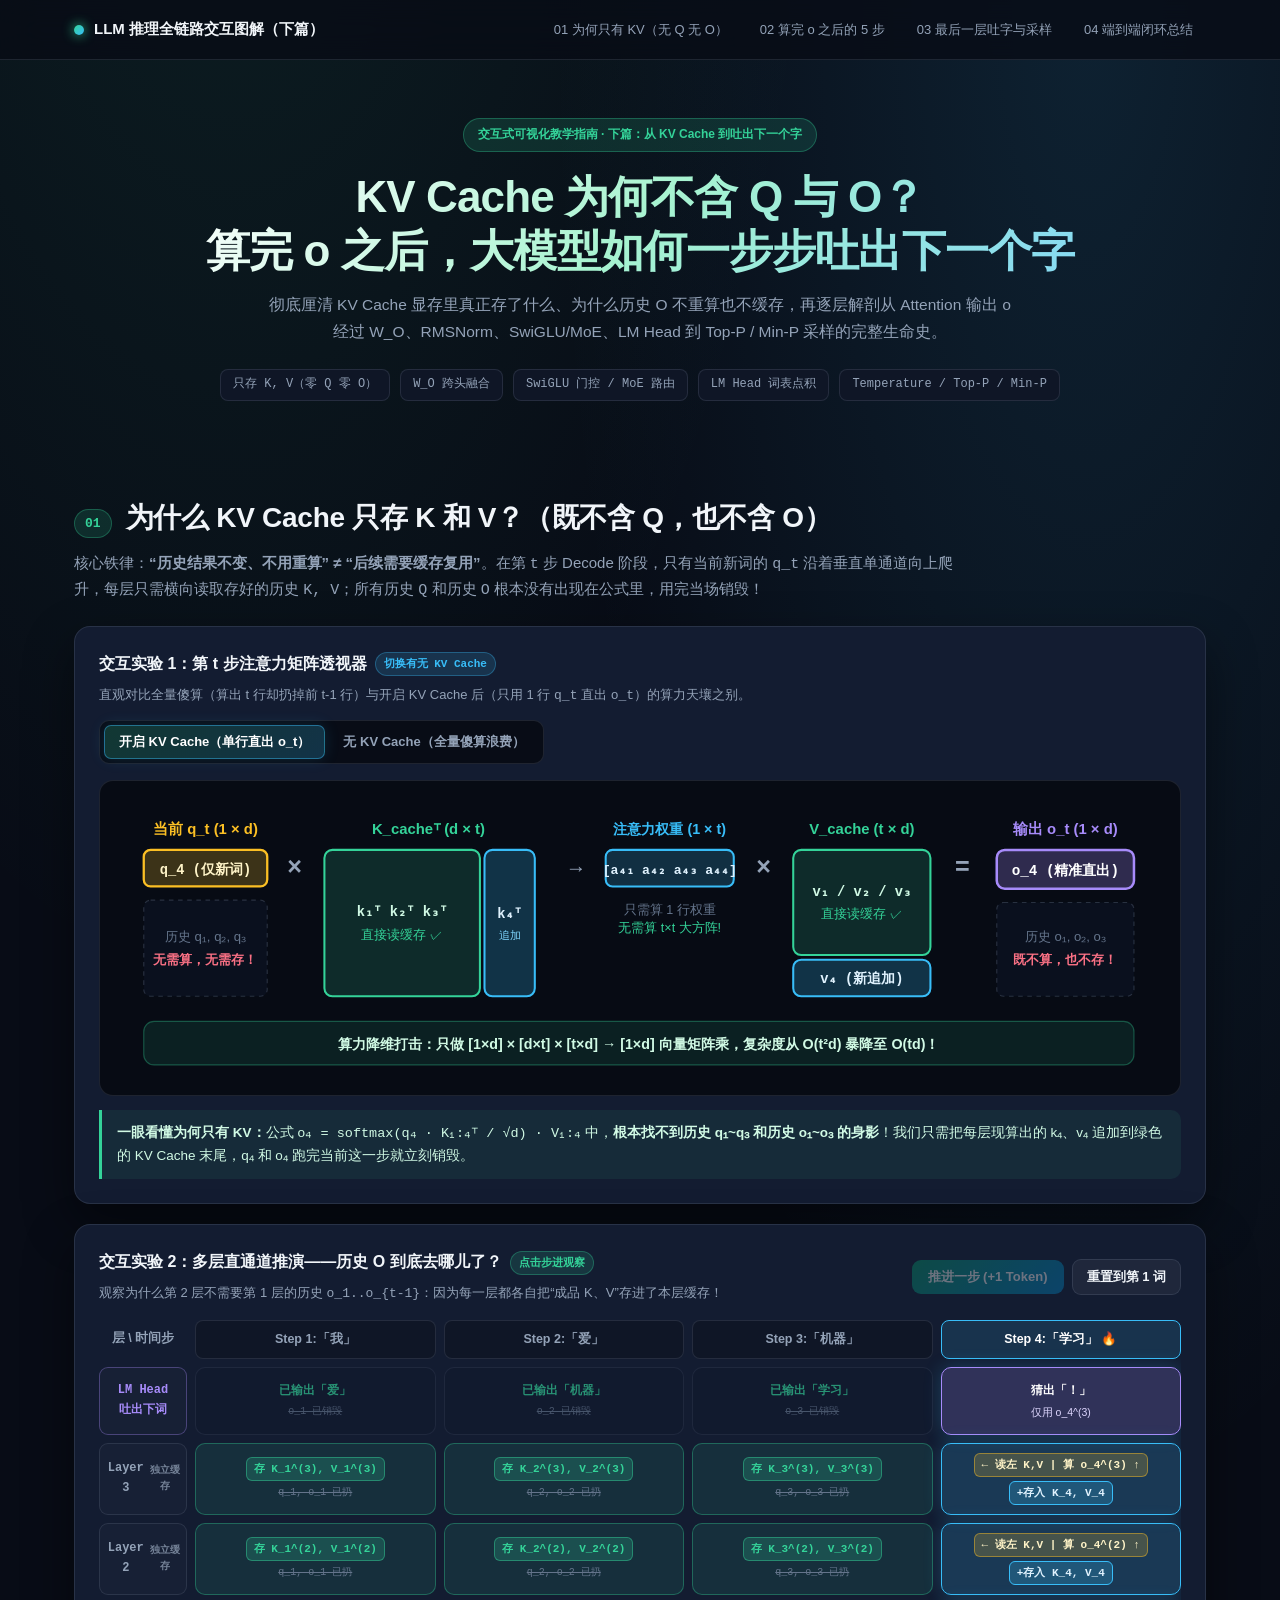
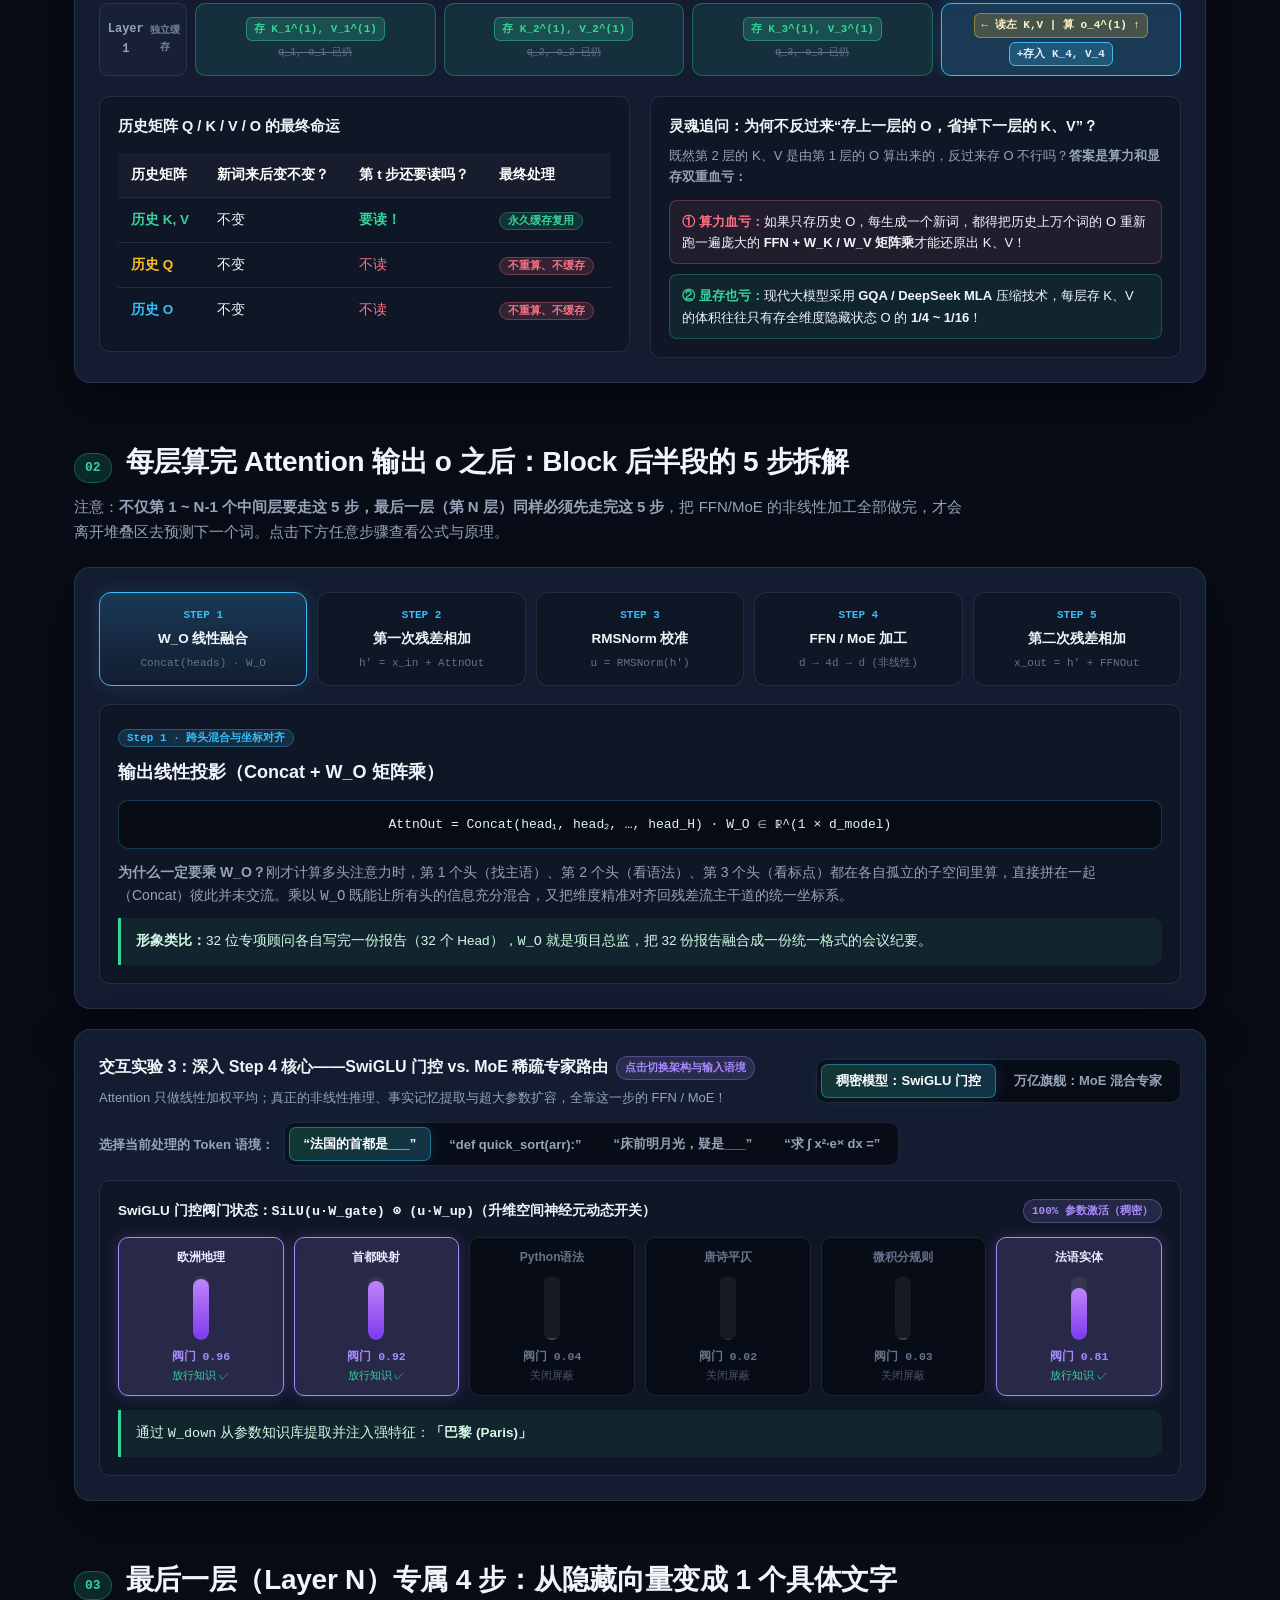
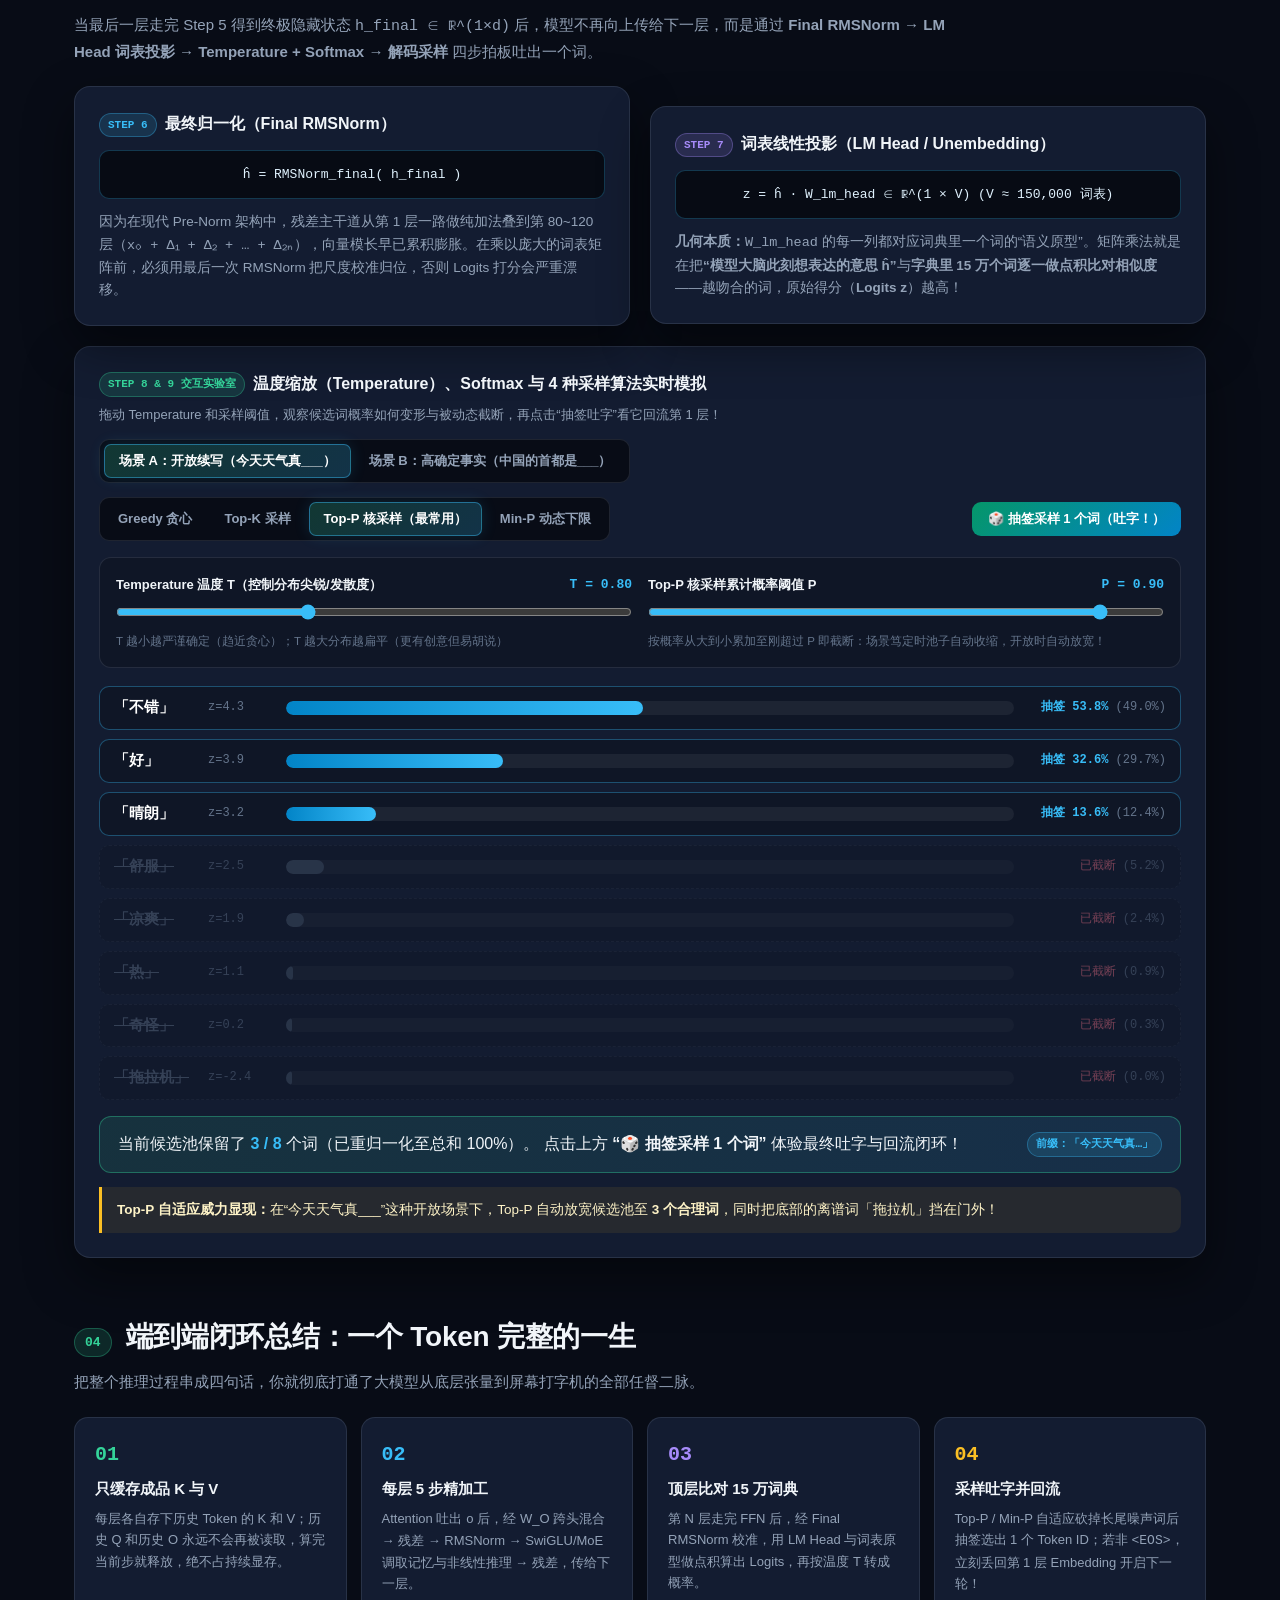
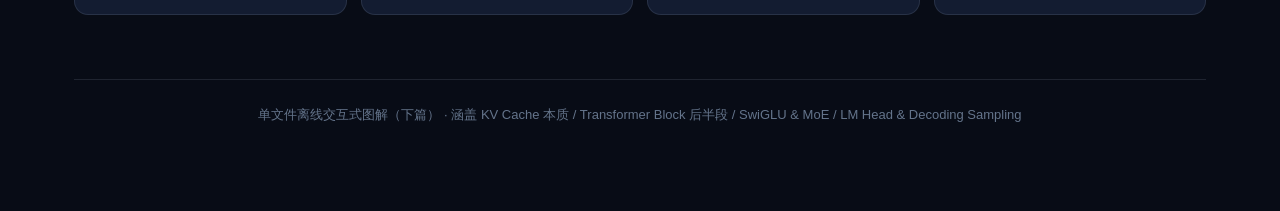
<file: articles/kv_cache.html>
<!DOCTYPE html>
<html lang="zh-CN">
<head>
<meta charset="UTF-8" />
<meta name="viewport" content="width=device-width, initial-scale=1.0" />
<title>深入图解 LLM 推理（下）：KV Cache 本质、层内后半程与解码采样</title>
<style>
  :root {
    --bg: #080c16;
    --bg-elev: #0f1626;
    --card: #131c31;
    --border: rgba(148, 163, 184, 0.16);
    --border-strong: rgba(148, 163, 184, 0.34);
    --text: #f1f5f9;
    --text-muted: #94a3b8;
    --text-dim: #64748b;

    --cyan: #38bdf8;
    --cyan-soft: rgba(56, 189, 248, 0.14);
    --emerald: #34d399;
    --emerald-soft: rgba(52, 211, 153, 0.14);
    --violet: #a78bfa;
    --violet-soft: rgba(167, 139, 250, 0.15);
    --amber: #fbbf24;
    --amber-soft: rgba(251, 191, 36, 0.14);
    --rose: #fb7185;
    --rose-soft: rgba(251, 113, 133, 0.14);

    --radius: 16px;
    --radius-sm: 10px;
    --shadow: 0 20px 50px rgba(0, 0, 0, 0.45);
    --font-sans: -apple-system, BlinkMacSystemFont, "PingFang SC", "Hiragino Sans GB", "Microsoft YaHei", "Segoe UI", Roboto, sans-serif;
    --font-mono: ui-monospace, SFMono-Regular, "JetBrains Mono", Menlo, Monaco, Consolas, monospace;
  }

  * { box-sizing: border-box; margin: 0; padding: 0; }
  html { scroll-behavior: smooth; }

  body {
    font-family: var(--font-sans);
    background:
      radial-gradient(ellipse 80% 50% at 18% -10%, rgba(52, 211, 153, 0.11), transparent 60%),
      radial-gradient(ellipse 70% 50% at 85% 0%, rgba(56, 189, 248, 0.12), transparent 60%),
      var(--bg);
    color: var(--text);
    line-height: 1.65;
    min-height: 100vh;
    overflow-x: hidden;
  }

  /* Navbar */
  .navbar {
    position: sticky;
    top: 0;
    z-index: 100;
    backdrop-filter: blur(16px);
    -webkit-backdrop-filter: blur(16px);
    background: rgba(8, 12, 22, 0.8);
    border-bottom: 1px solid var(--border);
  }
  .nav-inner {
    max-width: 1180px;
    margin: 0 auto;
    padding: 12px 24px;
    display: flex;
    align-items: center;
    justify-content: space-between;
    gap: 16px;
    flex-wrap: wrap;
  }
  .brand {
    display: flex;
    align-items: center;
    gap: 10px;
    font-weight: 700;
    font-size: 15px;
    color: var(--text);
    text-decoration: none;
  }
  .brand-dot {
    width: 10px; height: 10px; border-radius: 50%;
    background: linear-gradient(135deg, var(--emerald), var(--cyan));
    box-shadow: 0 0 12px var(--emerald);
  }
  .nav-links { display: flex; gap: 6px; flex-wrap: wrap; }
  .nav-links a {
    text-decoration: none;
    color: var(--text-muted);
    font-size: 13px; font-weight: 500;
    padding: 6px 12px; border-radius: 999px;
    transition: all 0.2s; border: 1px solid transparent;
  }
  .nav-links a:hover {
    color: var(--text);
    background: rgba(255,255,255,0.06);
    border-color: var(--border);
  }

  /* Layout */
  .container { max-width: 1180px; margin: 0 auto; padding: 0 24px 96px; }

  /* Hero */
  .hero { padding: 58px 0 38px; text-align: center; }
  .hero-badge {
    display: inline-flex; align-items: center; gap: 8px;
    padding: 6px 14px; border-radius: 999px;
    font-size: 12px; font-weight: 600;
    color: var(--emerald); background: var(--emerald-soft);
    border: 1px solid rgba(52, 211, 153, 0.32);
    margin-bottom: 18px;
  }
  .hero h1 {
    font-size: clamp(27px, 4.2vw, 44px);
    font-weight: 800; letter-spacing: -0.02em; line-height: 1.22;
    margin-bottom: 14px;
    background: linear-gradient(135deg, #ffffff 10%, #a7f3d0 50%, #7dd3fc 100%);
    -webkit-background-clip: text; -webkit-text-fill-color: transparent;
  }
  .hero p { max-width: 760px; margin: 0 auto 24px; font-size: 15.5px; color: var(--text-muted); }
  .pill-row { display: flex; justify-content: center; flex-wrap: wrap; gap: 10px; }
  .pill {
    font-size: 12px; font-family: var(--font-mono);
    padding: 5px 12px; border-radius: 8px;
    background: var(--bg-elev); border: 1px solid var(--border); color: var(--text-muted);
  }

  /* Section */
  section { margin-top: 56px; scroll-margin-top: 76px; }
  .section-head { display: flex; align-items: baseline; gap: 14px; margin-bottom: 10px; }
  .section-num {
    font-family: var(--font-mono); font-size: 13px; font-weight: 700;
    color: var(--emerald); background: var(--emerald-soft);
    border: 1px solid rgba(52, 211, 153, 0.3);
    padding: 3px 10px; border-radius: 999px;
  }
  .section-head h2 { font-size: clamp(21px, 2.5vw, 28px); font-weight: 700; letter-spacing: -0.01em; }
  .section-desc { color: var(--text-muted); font-size: 15px; max-width: 900px; margin-bottom: 22px; }

  /* Cards & Tags */
  .card {
    background: var(--card);
    border: 1px solid var(--border);
    border-radius: var(--radius);
    padding: 24px;
    box-shadow: var(--shadow);
  }
  .card + .card { margin-top: 20px; }
  .card-sub {
    background: var(--bg-elev);
    border: 1px solid var(--border);
    border-radius: var(--radius-sm);
    padding: 18px;
  }
  .card-title {
    font-size: 16px; font-weight: 700; margin-bottom: 6px;
    display: flex; align-items: center; gap: 8px; flex-wrap: wrap;
  }
  .tag {
    font-size: 11px; font-family: var(--font-mono);
    padding: 2px 8px; border-radius: 999px; font-weight: 600;
  }
  .tag-cyan { background: var(--cyan-soft); color: var(--cyan); border: 1px solid rgba(56,189,248,0.32); }
  .tag-emerald { background: var(--emerald-soft); color: var(--emerald); border: 1px solid rgba(52,211,153,0.32); }
  .tag-violet { background: var(--violet-soft); color: var(--violet); border: 1px solid rgba(167,139,250,0.32); }
  .tag-amber { background: var(--amber-soft); color: var(--amber); border: 1px solid rgba(251,191,36,0.32); }
  .tag-rose { background: var(--rose-soft); color: var(--rose); border: 1px solid rgba(251,113,133,0.32); }

  /* Controls */
  .btn-group {
    display: inline-flex; background: var(--bg); padding: 4px;
    border-radius: 10px; border: 1px solid var(--border); gap: 4px; flex-wrap: wrap;
  }
  .btn {
    border: none; background: transparent; color: var(--text-muted);
    font-family: var(--font-sans); font-size: 13px; font-weight: 600;
    padding: 7px 14px; border-radius: 7px; cursor: pointer; transition: all 0.2s;
  }
  .btn:hover { color: var(--text); background: rgba(255,255,255,0.05); }
  .btn.active {
    background: linear-gradient(135deg, rgba(52,211,153,0.22), rgba(56,189,248,0.22));
    color: #fff; border: 1px solid rgba(56,189,248,0.45);
    box-shadow: 0 0 16px rgba(56,189,248,0.14);
  }
  .btn-action {
    background: linear-gradient(135deg, #059669, #0284c7);
    color: #fff; border: none; padding: 8px 16px; border-radius: 9px;
    font-size: 13px; font-weight: 700; cursor: pointer;
    transition: transform 0.15s, filter 0.2s;
  }
  .btn-action:hover { filter: brightness(1.12); transform: translateY(-1px); }
  .btn-action:disabled { opacity: 0.38; cursor: not-allowed; transform: none; }
  .btn-ghost {
    background: rgba(255,255,255,0.05); color: var(--text);
    border: 1px solid var(--border); padding: 8px 14px; border-radius: 9px;
    font-size: 13px; font-weight: 600; cursor: pointer; transition: all 0.2s;
  }
  .btn-ghost:hover { background: rgba(255,255,255,0.1); border-color: var(--border-strong); }

  .flex-between {
    display: flex; justify-content: space-between; align-items: center;
    flex-wrap: wrap; gap: 14px;
  }

  .svg-stage {
    width: 100%; background: #070b14;
    border: 1px solid var(--border); border-radius: 14px;
    padding: 14px; overflow-x: auto; margin-top: 16px;
  }

  /* Formula & Callout Boxes */
  .formula-box {
    background: #070b14;
    border: 1px solid rgba(56, 189, 248, 0.26);
    border-radius: 10px;
    padding: 13px 16px;
    font-family: var(--font-mono);
    font-size: 13px;
    color: #e0f2fe;
    margin: 12px 0;
    overflow-x: auto;
    text-align: center;
  }
  .callout-emerald {
    background: rgba(52, 211, 153, 0.08);
    border-left: 3px solid var(--emerald);
    border-radius: 0 10px 10px 0;
    padding: 12px 15px;
    font-size: 13.5px;
    color: #d1fae5;
    margin-top: 14px;
  }
  .callout-amber {
    background: rgba(251, 191, 36, 0.08);
    border-left: 3px solid var(--amber);
    border-radius: 0 10px 10px 0;
    padding: 12px 15px;
    font-size: 13.5px;
    color: #fef3c7;
    margin-top: 14px;
  }

  /* Grids */
  .grid-2 { display: grid; grid-template-columns: 1fr 1fr; gap: 20px; align-items: start; }
  .grid-2-uneven { display: grid; grid-template-columns: 1.15fr 0.85fr; gap: 20px; align-items: start; }
  .grid-4 { display: grid; grid-template-columns: repeat(4, 1fr); gap: 14px; }

  /* Fate Table */
  .mini-table {
    width: 100%; border-collapse: collapse; font-size: 13.5px; margin-top: 14px;
  }
  .mini-table th, .mini-table td {
    padding: 11px 13px; text-align: left; border-bottom: 1px solid var(--border);
  }
  .mini-table thead th { background: rgba(255,255,255,0.03); color: #fff; font-weight: 700; }
  .mini-table tbody tr:last-child td { border-bottom: none; }

  /* 3-Layer Multi-step Grid */
  .layer-grid {
    display: grid;
    grid-template-columns: 88px repeat(4, 1fr);
    gap: 8px;
    margin-top: 16px;
    min-width: 560px;
  }
  .lg-head {
    text-align: center; font-size: 12.5px; font-weight: 700;
    padding: 8px 6px; border-radius: 8px; background: var(--bg-elev);
    border: 1px solid var(--border); color: var(--text-muted);
  }
  .lg-head.active-col {
    background: var(--cyan-soft); border-color: var(--cyan); color: #fff;
  }
  .lg-row-label {
    display: flex; align-items: center; justify-content: center;
    font-family: var(--font-mono); font-size: 12px; font-weight: 700;
    color: var(--text-muted); background: rgba(255,255,255,0.02);
    border: 1px solid var(--border); border-radius: 9px; padding: 8px 4px; text-align: center;
  }
  .lg-cell {
    border-radius: 10px; padding: 9px 8px;
    border: 1px solid var(--border); background: rgba(15, 23, 42, 0.5);
    min-height: 68px; display: flex; flex-direction: column;
    justify-content: center; align-items: center; gap: 4px;
    transition: all 0.25s; font-size: 11.5px; text-align: center;
  }
  .lg-cell.past-cell {
    background: rgba(52, 211, 153, 0.1);
    border-color: rgba(52, 211, 153, 0.35);
  }
  .lg-cell.cur-cell {
    background: rgba(56, 189, 248, 0.18);
    border-color: var(--cyan);
    box-shadow: 0 0 18px rgba(56, 189, 248, 0.22);
  }
  .lg-cell.future-cell {
    opacity: 0.25; border-style: dashed;
  }
  .kv-badge {
    font-family: var(--font-mono); font-size: 11px; font-weight: 700;
    padding: 2px 7px; border-radius: 6px;
    background: rgba(52, 211, 153, 0.2); color: var(--emerald);
    border: 1px solid rgba(52, 211, 153, 0.45);
  }
  .ghost-badge {
    font-family: var(--font-mono); font-size: 10px;
    color: #64748b; text-decoration: line-through;
  }
  .active-beam {
    font-family: var(--font-mono); font-size: 11px; font-weight: 700;
    color: #fef3c7; background: rgba(251, 191, 36, 0.2);
    border: 1px solid rgba(251, 191, 36, 0.45); padding: 2px 7px; border-radius: 6px;
  }

  /* Section 2: 5-Step Micro-Pipeline */
  .stepper-row {
    display: grid; grid-template-columns: repeat(5, 1fr); gap: 10px; margin-bottom: 18px;
  }
  .step-pill {
    background: var(--bg-elev); border: 1px solid var(--border);
    border-radius: 12px; padding: 13px 10px; cursor: pointer;
    transition: all 0.2s; text-align: center; position: relative;
  }
  .step-pill:hover { border-color: var(--border-strong); transform: translateY(-2px); }
  .step-pill.active {
    background: linear-gradient(180deg, rgba(56,189,248,0.18), rgba(19,28,49,0.95));
    border-color: var(--cyan); box-shadow: 0 0 20px rgba(56,189,248,0.16);
  }
  .step-pill .s-idx {
    font-family: var(--font-mono); font-size: 11px; font-weight: 800;
    color: var(--cyan); margin-bottom: 4px;
  }
  .step-pill .s-name { font-size: 13.5px; font-weight: 700; }
  .step-pill .s-dim { font-size: 11px; font-family: var(--font-mono); color: var(--text-dim); margin-top: 4px; }

  /* SwiGLU & MoE Interactive Visualizer */
  .gate-neuron-grid {
    display: grid; grid-template-columns: repeat(6, 1fr); gap: 10px; margin-top: 14px;
  }
  .neuron-card {
    background: var(--bg); border: 1px solid var(--border);
    border-radius: 10px; padding: 10px 8px; text-align: center; transition: all 0.3s;
  }
  .neuron-card.open {
    background: rgba(167, 139, 250, 0.16); border-color: var(--violet);
    box-shadow: 0 0 16px rgba(167, 139, 250, 0.22);
  }
  .neuron-bar-wrap {
    width: 16px; height: 64px; background: rgba(255,255,255,0.06);
    border-radius: 999px; margin: 8px auto; position: relative; overflow: hidden;
  }
  .neuron-bar-fill {
    position: absolute; bottom: 0; left: 0; right: 0;
    border-radius: 999px; transition: height 0.35s ease;
  }

  .moe-grid {
    display: grid; grid-template-columns: repeat(4, 1fr); gap: 12px; margin-top: 14px;
  }
  .expert-card {
    background: var(--bg); border: 1px solid var(--border);
    border-radius: 11px; padding: 12px; text-align: center; transition: all 0.28s;
  }
  .expert-card.fired {
    background: linear-gradient(135deg, rgba(52,211,153,0.18), rgba(56,189,248,0.14));
    border-color: var(--emerald);
    box-shadow: 0 0 18px rgba(52,211,153,0.2);
    transform: translateY(-2px);
  }
  .expert-card.sleeping { opacity: 0.42; }

  /* Section 3: Sampling Lab */
  .controls-bar {
    display: grid; grid-template-columns: 1fr 1fr; gap: 16px;
    background: var(--bg-elev); border: 1px solid var(--border);
    border-radius: 12px; padding: 16px; margin-top: 16px;
  }
  .slider-row label {
    display: flex; justify-content: space-between; font-size: 13px;
    font-weight: 600; margin-bottom: 6px;
  }
  .slider-row span.val { font-family: var(--font-mono); color: var(--cyan); font-weight: 800; }
  input[type="range"] { width: 100%; accent-color: var(--cyan); cursor: pointer; }

  .prob-chart {
    margin-top: 18px; display: flex; flex-direction: column; gap: 9px;
  }
  .prob-row {
    display: grid; grid-template-columns: 82px 66px 1fr 140px;
    align-items: center; gap: 12px;
    background: var(--bg-elev); border: 1px solid var(--border);
    border-radius: 10px; padding: 9px 14px; transition: all 0.25s;
  }
  .prob-row.kept { border-color: rgba(56, 189, 248, 0.35); }
  .prob-row.pruned { opacity: 0.42; border-style: dashed; }
  .prob-row.winner {
    background: rgba(52, 211, 153, 0.18);
    border-color: var(--emerald);
    box-shadow: 0 0 22px rgba(52, 211, 153, 0.25);
    transform: scale(1.012);
  }
  .prob-word { font-weight: 700; font-size: 14.5px; }
  .prob-logit { font-family: var(--font-mono); font-size: 12px; color: var(--text-dim); }
  .prob-track {
    height: 14px; background: rgba(255,255,255,0.06);
    border-radius: 999px; overflow: hidden; position: relative;
  }
  .prob-fill {
    height: 100%; border-radius: 999px; transition: width 0.3s ease;
  }
  .prob-stats {
    font-family: var(--font-mono); font-size: 12px; text-align: right; white-space: nowrap;
  }

  .sample-output-box {
    margin-top: 16px; padding: 14px 18px; border-radius: 12px;
    background: linear-gradient(90deg, rgba(52,211,153,0.12), rgba(56,189,248,0.12));
    border: 1px solid rgba(52, 211, 153, 0.38);
    display: flex; justify-content: space-between; align-items: center; flex-wrap: wrap; gap: 12px;
  }

  /* Summary Cards */
  .summary-card {
    background: var(--card); border: 1px solid var(--border);
    border-radius: 14px; padding: 20px; transition: transform 0.2s, border-color 0.2s;
  }
  .summary-card:hover { transform: translateY(-3px); border-color: var(--border-strong); }
  .summary-card .num { font-family: var(--font-mono); font-size: 20px; font-weight: 800; margin-bottom: 6px; }
  .summary-card h4 { font-size: 15px; margin-bottom: 6px; }
  .summary-card p { font-size: 13px; color: var(--text-muted); }

  footer {
    margin-top: 64px; text-align: center; font-size: 13px;
    color: var(--text-dim); border-top: 1px solid var(--border); padding-top: 24px;
  }

  @keyframes dashMove {
    from { stroke-dashoffset: 24; }
    to { stroke-dashoffset: 0; }
  }
  .flow-line { stroke-dasharray: 6 6; animation: dashMove 1s linear infinite; }

  @media (max-width: 920px) {
    .grid-2, .grid-2-uneven, .controls-bar { grid-template-columns: 1fr; }
    .stepper-row { grid-template-columns: repeat(2, 1fr); }
    .gate-neuron-grid { grid-template-columns: repeat(3, 1fr); }
    .moe-grid, .grid-4 { grid-template-columns: repeat(2, 1fr); }
  }
  @media (max-width: 580px) {
    .prob-row { grid-template-columns: 70px 1fr 105px; }
    .prob-logit { display: none; }
    .stepper-row, .moe-grid, .grid-4 { grid-template-columns: 1fr; }
    .container { padding: 0 16px 64px; }
    .card { padding: 16px; }
  }
</style>
  <meta name="ai-title" content="深入图解 LLM 推理（下）：KV Cache 本质、层内后半程与解码采样" />
  <meta name="ai-category" content="核心架构" />
  <meta name="ai-tags" content="KV Cache, LLM, MoE, RMSNorm, 大模型, SwiGLU" />
  <meta name="description" content="彻底厘清 KV Cache 显存里真正存了什么、为什么历史 O 不重算也不缓存，再逐层解剖从 Attention 输出 o 经过 W_O、RMSNorm、SwiGLU/MoE、LM Head 到 Top-P / Min-P 采样的完整生命史。" />
  <meta name="ai-created" content="2026-11-26T06:50:03Z" />
  <meta name="ai-updated" content="2026-11-26T06:55:57Z" />
</head>
<body>

<nav class="navbar">
  <div class="nav-inner">
    <a href="#" class="brand">
      <span class="brand-dot"></span>
      LLM 推理全链路交互图解（下篇）
    </a>
    <div class="nav-links">
      <a href="#sec-kv">01 为何只有 KV（无 Q 无 O）</a>
      <a href="#sec-after-o">02 算完 o 之后的 5 步</a>
      <a href="#sec-decode">03 最后一层吐字与采样</a>
      <a href="#sec-loop">04 端到端闭环总结</a>
    </div>
  </div>
</nav>

<div class="container">

  <!-- HERO -->
  <header class="hero">
    <div class="hero-badge">交互式可视化教学指南 · 下篇：从 KV Cache 到吐出下一个字</div>
    <h1>KV Cache 为何不含 Q 与 O？<br />算完 o 之后，大模型如何一步步吐出下一个字</h1>
    <p>彻底厘清 KV Cache 显存里真正存了什么、为什么历史 O 不重算也不缓存，再逐层解剖从 Attention 输出 <code>o</code> 经过 W_O、RMSNorm、SwiGLU/MoE、LM Head 到 Top-P / Min-P 采样的完整生命史。</p>
    <div class="pill-row">
      <span class="pill">只存 K, V（零 Q 零 O）</span>
      <span class="pill">W_O 跨头融合</span>
      <span class="pill">SwiGLU 门控 / MoE 路由</span>
      <span class="pill">LM Head 词表点积</span>
      <span class="pill">Temperature / Top-P / Min-P</span>
    </div>
  </header>

  <!-- ========================================================
       SECTION 01: WHY KV CACHE HAS ONLY K & V (NO Q, NO O)
       ======================================================== -->
  <section id="sec-kv">
    <div class="section-head">
      <span class="section-num">01</span>
      <h2>为什么 KV Cache 只存 K 和 V？（既不含 Q，也不含 O）</h2>
    </div>
    <p class="section-desc">
      核心铁律：<strong>“历史结果不变、不用重算” ≠ “后续需要缓存复用”</strong>。在第 <code>t</code> 步 Decode 阶段，只有当前新词的 <code>q_t</code> 沿着垂直单通道向上爬升，每层只需横向读取存好的历史 <code>K, V</code>；所有历史 <code>Q</code> 和历史 <code>O</code> 根本没有出现在公式里，用完当场销毁！
    </p>

    <!-- Lab 1A: Matrix Multiplication X-Ray -->
    <div class="card">
      <div class="flex-between">
        <div>
          <div class="card-title">
            交互实验 1：第 t 步注意力矩阵透视器
            <span class="tag tag-cyan">切换有无 KV Cache</span>
          </div>
          <div style="font-size:13px;color:var(--text-muted);">
            直观对比全量傻算（算出 t 行却扔掉前 t-1 行）与开启 KV Cache 后（只用 1 行 <code>q_t</code> 直出 <code>o_t</code>）的算力天壤之别。
          </div>
        </div>
        <div class="btn-group" id="kvMatrixMode">
          <button class="btn active" data-mode="cache">开启 KV Cache（单行直出 o_t）</button>
          <button class="btn" data-mode="nocache">无 KV Cache（全量傻算浪费）</button>
        </div>
      </div>

      <div class="svg-stage">
        <svg id="kvMatrixSvg" viewBox="0 0 920 250" width="100%" style="min-width:720px;display:block;"></svg>
      </div>

      <div id="kvMatrixNote" class="callout-emerald"></div>
    </div>

    <!-- Lab 1B: 3-Layer Decode Animator + Why No O Cache -->
    <div class="card">
      <div class="flex-between">
        <div>
          <div class="card-title">
            交互实验 2：多层直通道推演——历史 O 到底去哪儿了？
            <span class="tag tag-emerald">点击步进观察</span>
          </div>
          <div style="font-size:13px;color:var(--text-muted);">
            观察为什么第 2 层不需要第 1 层的历史 <code>o_1..o_{t-1}</code>：因为每一层都各自把“成品 K、V”存进了本层缓存！
          </div>
        </div>
        <div style="display:flex;gap:8px;align-items:center;">
          <button class="btn-action" id="btnStepLayer">推进一步 (+1 Token)</button>
          <button class="btn-ghost" id="btnResetLayer">重置到第 1 词</button>
        </div>
      </div>

      <div style="overflow-x:auto;">
        <div class="layer-grid" id="layerGrid"></div>
      </div>

      <div class="grid-2" style="margin-top:20px;">
        <div class="card-sub">
          <div class="card-title" style="font-size:14.5px;">历史矩阵 Q / K / V / O 的最终命运</div>
          <table class="mini-table">
            <thead>
              <tr>
                <th>历史矩阵</th>
                <th>新词来后变不变？</th>
                <th>第 t 步还要读吗？</th>
                <th>最终处理</th>
              </tr>
            </thead>
            <tbody>
              <tr>
                <td><strong style="color:var(--emerald);">历史 K, V</strong></td>
                <td>不变</td>
                <td><strong style="color:var(--emerald);">要读！</strong></td>
                <td><span class="tag tag-emerald">永久缓存复用</span></td>
              </tr>
              <tr>
                <td><strong style="color:var(--amber);">历史 Q</strong></td>
                <td>不变</td>
                <td style="color:var(--rose);">不读</td>
                <td><span class="tag tag-rose">不重算、不缓存</span></td>
              </tr>
              <tr>
                <td><strong style="color:var(--cyan);">历史 O</strong></td>
                <td>不变</td>
                <td style="color:var(--rose);">不读</td>
                <td><span class="tag tag-rose">不重算、不缓存</span></td>
              </tr>
            </tbody>
          </table>
        </div>

        <div class="card-sub">
          <div class="card-title" style="font-size:14.5px;">
            灵魂追问：为何不反过来“存上一层的 O，省掉下一层的 K、V”？
          </div>
          <p style="font-size:13px;color:var(--text-muted);margin-bottom:12px;">
            既然第 2 层的 K、V 是由第 1 层的 O 算出来的，反过来存 O 不行吗？<strong>答案是算力和显存双重血亏：</strong>
          </p>
          <div style="font-size:13px;display:flex;flex-direction:column;gap:10px;">
            <div style="background:rgba(251,113,133,0.08);border:1px solid rgba(251,113,133,0.28);padding:10px 12px;border-radius:8px;">
              <strong style="color:var(--rose);">① 算力血亏：</strong>如果只存历史 O，每生成一个新词，都得把历史上万个词的 O 重新跑一遍庞大的 <strong>FFN + W_K / W_V 矩阵乘</strong>才能还原出 K、V！
            </div>
            <div style="background:rgba(52,211,153,0.08);border:1px solid rgba(52,211,153,0.28);padding:10px 12px;border-radius:8px;">
              <strong style="color:var(--emerald);">② 显存也亏：</strong>现代大模型采用 <strong>GQA / DeepSeek MLA</strong> 压缩技术，每层存 K、V 的体积往往只有存全维度隐藏状态 O 的 <strong>1/4 ~ 1/16</strong>！
            </div>
          </div>
        </div>
      </div>
    </div>
  </section>

  <!-- ========================================================
       SECTION 02: 5 STEPS AFTER GENERATING o IN EVERY LAYER
       ======================================================== -->
  <section id="sec-after-o">
    <div class="section-head">
      <span class="section-num">02</span>
      <h2>每层算完 Attention 输出 o 之后：Block 后半段的 5 步拆解</h2>
    </div>
    <p class="section-desc">
      注意：<strong>不仅第 1 ~ N-1 个中间层要走这 5 步，最后一层（第 N 层）同样必须先走完这 5 步</strong>，把 FFN/MoE 的非线性加工全部做完，才会离开堆叠区去预测下一个词。点击下方任意步骤查看公式与原理。
    </p>

    <div class="card">
      <div class="stepper-row" id="afterOStepper">
        <div class="step-pill active" data-step="wo">
          <div class="s-idx">STEP 1</div>
          <div class="s-name">W_O 线性融合</div>
          <div class="s-dim">Concat(heads) · W_O</div>
        </div>
        <div class="step-pill" data-step="res1">
          <div class="s-idx">STEP 2</div>
          <div class="s-name">第一次残差相加</div>
          <div class="s-dim">h' = x_in + AttnOut</div>
        </div>
        <div class="step-pill" data-step="norm2">
          <div class="s-idx">STEP 3</div>
          <div class="s-name">RMSNorm 校准</div>
          <div class="s-dim">u = RMSNorm(h')</div>
        </div>
        <div class="step-pill" data-step="ffn">
          <div class="s-idx">STEP 4</div>
          <div class="s-name">FFN / MoE 加工</div>
          <div class="s-dim">d → 4d → d (非线性)</div>
        </div>
        <div class="step-pill" data-step="res2">
          <div class="s-idx">STEP 5</div>
          <div class="s-name">第二次残差相加</div>
          <div class="s-dim">x_out = h' + FFNOut</div>
        </div>
      </div>

      <div class="card-sub" id="afterODetail"></div>
    </div>

    <!-- Interactive Lab 2: SwiGLU vs MoE -->
    <div class="card">
      <div class="flex-between">
        <div>
          <div class="card-title">
            交互实验 3：深入 Step 4 核心——SwiGLU 门控 vs. MoE 稀疏专家路由
            <span class="tag tag-violet">点击切换架构与输入语境</span>
          </div>
          <div style="font-size:13px;color:var(--text-muted);">
            Attention 只做线性加权平均；真正的非线性推理、事实记忆提取与超大参数扩容，全靠这一步的 FFN / MoE！
          </div>
        </div>
        <div class="btn-group" id="ffnArchToggle">
          <button class="btn active" data-arch="swiglu">稠密模型：SwiGLU 门控</button>
          <button class="btn" data-arch="moe">万亿旗舰：MoE 混合专家</button>
        </div>
      </div>

      <div style="margin-top:14px;display:flex;align-items:center;gap:10px;flex-wrap:wrap;">
        <span style="font-size:13px;color:var(--text-muted);font-weight:600;">选择当前处理的 Token 语境：</span>
        <div class="btn-group" id="contextPicker">
          <button class="btn active" data-ctx="paris">“法国的首都是___”</button>
          <button class="btn" data-ctx="code">“def quick_sort(arr):”</button>
          <button class="btn" data-ctx="poem">“床前明月光，疑是___”</button>
          <button class="btn" data-ctx="math">“求 ∫ x²·eˣ dx =”</button>
        </div>
      </div>

      <div id="ffnLabBody" style="margin-top:14px;"></div>
    </div>
  </section>

  <!-- ========================================================
       SECTION 03: FINAL LAYER (STEPS 6~9) & SAMPLING PLAYGROUND
       ======================================================== -->
  <section id="sec-decode">
    <div class="section-head">
      <span class="section-num">03</span>
      <h2>最后一层（Layer N）专属 4 步：从隐藏向量变成 1 个具体文字</h2>
    </div>
    <p class="section-desc">
      当最后一层走完 Step 5 得到终极隐藏状态 <code>h_final ∈ ℝ^(1×d)</code> 后，模型不再向上传给下一层，而是通过 <strong>Final RMSNorm → LM Head 词表投影 → Temperature + Softmax → 解码采样</strong> 四步拍板吐出一个词。
    </p>

    <!-- Steps 6 & 7 Explainer Cards -->
    <div class="grid-2">
      <div class="card">
        <div class="card-title">
          <span class="tag tag-cyan">STEP 6</span>
          最终归一化（Final RMSNorm）
        </div>
        <div class="formula-box">ĥ = RMSNorm_final( h_final )</div>
        <p style="font-size:13.5px;color:var(--text-muted);">
          因为在现代 Pre-Norm 架构中，残差主干道从第 1 层一路做纯加法叠到第 80~120 层（<code>x₀ + Δ₁ + Δ₂ + … + Δ₂ₙ</code>），向量模长早已累积膨胀。在乘以庞大的词表矩阵前，必须用最后一次 RMSNorm 把尺度校准归位，否则 Logits 打分会严重漂移。
        </p>
      </div>

      <div class="card">
        <div class="card-title">
          <span class="tag tag-violet">STEP 7</span>
          词表线性投影（LM Head / Unembedding）
        </div>
        <div class="formula-box">z = ĥ · W_lm_head  ∈ ℝ^(1 × V)   (V ≈ 150,000 词表)</div>
        <p style="font-size:13.5px;color:var(--text-muted);">
          <strong>几何本质：</strong><code>W_lm_head</code> 的每一列都对应词典里一个词的“语义原型”。矩阵乘法就是在把<strong>“模型大脑此刻想表达的意思 ĥ”</strong>与<strong>字典里 15 万个词逐一做点积比对相似度</strong>——越吻合的词，原始得分（<strong>Logits z</strong>）越高！
        </p>
      </div>
    </div>

    <!-- Interactive Lab 4: Temperature + Softmax + Decoding Sampling Playground -->
    <div class="card" style="margin-top:20px;">
      <div class="flex-between">
        <div>
          <div class="card-title">
            <span class="tag tag-emerald">STEP 8 &amp; 9 交互实验室</span>
            温度缩放（Temperature）、Softmax 与 4 种采样算法实时模拟
          </div>
          <div style="font-size:13px;color:var(--text-muted);">
            拖动 Temperature 和采样阈值，观察候选词概率如何变形与被动态截断，再点击“抽签吐字”看它回流第 1 层！
          </div>
        </div>
        <div class="btn-group" id="scenarioToggle">
          <button class="btn active" data-sc="open">场景 A：开放续写（今天天气真___）</button>
          <button class="btn" data-sc="fact">场景 B：高确定事实（中国的首都是___）</button>
        </div>
      </div>

      <!-- Sampling Algorithm Tabs -->
      <div style="margin-top:14px;display:flex;justify-content:space-between;align-items:center;flex-wrap:wrap;gap:12px;">
        <div class="btn-group" id="samplerTabs">
          <button class="btn" data-sp="greedy">Greedy 贪心</button>
          <button class="btn" data-sp="topk">Top-K 采样</button>
          <button class="btn active" data-sp="topp">Top-P 核采样（最常用）</button>
          <button class="btn" data-sp="minp">Min-P 动态下限</button>
        </div>
        <button class="btn-action" id="btnSampleDraw">🎲 抽签采样 1 个词（吐字！）</button>
      </div>

      <!-- Sliders -->
      <div class="controls-bar">
        <div class="slider-row">
          <label>
            <span>Temperature 温度 T（控制分布尖锐/发散度）</span>
            <span class="val" id="tempReadout">T = 0.80</span>
          </label>
          <input type="range" id="tempSlider" min="0.10" max="2.00" step="0.05" value="0.80" />
          <div style="font-size:11.5px;color:var(--text-dim);margin-top:4px;">
            T 越小越严谨确定（趋近贪心）；T 越大分布越扁平（更有创意但易胡说）
          </div>
        </div>

        <div class="slider-row" id="paramSliderBox">
          <label>
            <span id="paramLabel">Top-P 累计概率截断阈值</span>
            <span class="val" id="paramReadout">P = 0.90</span>
          </label>
          <input type="range" id="paramSlider" min="0.10" max="1.00" step="0.05" value="0.90" />
          <div style="font-size:11.5px;color:var(--text-dim);margin-top:4px;" id="paramHint"></div>
        </div>
      </div>

      <!-- Live Probability Bars -->
      <div class="prob-chart" id="probChart"></div>

      <!-- Sampled Output & Loopback Banner -->
      <div class="sample-output-box" id="sampleOutputBox"></div>

      <div class="callout-amber" id="samplerInsight"></div>
    </div>
  </section>

  <!-- ========================================================
       SECTION 04: END-TO-END AUTOREGRESSIVE LOOP SUMMARY
       ======================================================== -->
  <section id="sec-loop">
    <div class="section-head">
      <span class="section-num">04</span>
      <h2>端到端闭环总结：一个 Token 完整的一生</h2>
    </div>
    <p class="section-desc">
      把整个推理过程串成四句话，你就彻底打通了大模型从底层张量到屏幕打字机的全部任督二脉。
    </p>

    <div class="grid-4">
      <div class="summary-card">
        <div class="num" style="color:var(--emerald);">01</div>
        <h4>只缓存成品 K 与 V</h4>
        <p>每层各自存下历史 Token 的 K 和 V；历史 Q 和历史 O 永远不会再被读取，算完当前步就释放，绝不占持续显存。</p>
      </div>
      <div class="summary-card">
        <div class="num" style="color:var(--cyan);">02</div>
        <h4>每层 5 步精加工</h4>
        <p>Attention 吐出 <code>o</code> 后，经 W_O 跨头混合 → 残差 → RMSNorm → SwiGLU/MoE 调取记忆与非线性推理 → 残差，传给下一层。</p>
      </div>
      <div class="summary-card">
        <div class="num" style="color:var(--violet);">03</div>
        <h4>顶层比对 15 万词典</h4>
        <p>第 N 层走完 FFN 后，经 Final RMSNorm 校准，用 LM Head 与词表原型做点积算出 Logits，再按温度 T 转成概率。</p>
      </div>
      <div class="summary-card">
        <div class="num" style="color:var(--amber);">04</div>
        <h4>采样吐字并回流</h4>
        <p>Top-P / Min-P 自适应砍掉长尾噪声词后抽签选出 1 个 Token ID；若非 <code>&lt;EOS&gt;</code>，立刻丢回第 1 层 Embedding 开启下一轮！</p>
      </div>
    </div>
  </section>

  <footer>
    单文件离线交互式图解（下篇） · 涵盖 KV Cache 本质 / Transformer Block 后半段 / SwiGLU &amp; MoE / LM Head &amp; Decoding Sampling
  </footer>
</div>

<script>
/* =========================================================
   LAB 1A: KV CACHE MATRIX X-RAY SVG
   ========================================================= */
function renderKvMatrix(mode) {
  const svg = document.getElementById('kvMatrixSvg');
  const note = document.getElementById('kvMatrixNote');

  if (mode === 'cache') {
    svg.innerHTML = `
      <!-- q_t (1 x d) -->
      <text x="80" y="34" fill="#fbbf24" font-size="13" font-weight="700" text-anchor="middle">当前 q_t (1 × d)</text>
      <rect x="26" y="48" width="108" height="32" rx="6" fill="rgba(251,191,36,0.22)" stroke="#fbbf24" stroke-width="2"/>
      <text x="80" y="69" fill="#fef3c7" font-size="12" font-family="monospace" font-weight="700" text-anchor="middle">q_4 (仅新词)</text>

      <!-- Ghost discarded q_1..q_3 -->
      <rect x="26" y="92" width="108" height="84" rx="6" fill="rgba(15,23,42,0.45)" stroke="rgba(100,116,139,0.35)" stroke-dasharray="4 4"/>
      <text x="80" y="128" fill="#64748b" font-size="11.5" text-anchor="middle">历史 q₁, q₂, q₃</text>
      <text x="80" y="148" fill="#fb7185" font-size="11" font-weight="700" text-anchor="middle">无需算，无需存！</text>

      <!-- Multiply sign -->
      <text x="158" y="70" fill="#94a3b8" font-size="22" font-weight="700" text-anchor="middle">×</text>

      <!-- K^T cache (d x t) -->
      <text x="275" y="34" fill="#34d399" font-size="13" font-weight="700" text-anchor="middle">K_cacheᵀ (d × t)</text>
      <rect x="184" y="48" width="136" height="128" rx="7" fill="rgba(52,211,153,0.16)" stroke="#34d399" stroke-width="1.8"/>
      <text x="252" y="106" fill="#d1fae5" font-size="12" font-family="monospace" font-weight="700" text-anchor="middle">k₁ᵀ  k₂ᵀ  k₃ᵀ</text>
      <text x="252" y="126" fill="#34d399" font-size="11" text-anchor="middle">直接读缓存 ✓</text>

      <rect x="324" y="48" width="44" height="128" rx="7" fill="rgba(56,189,248,0.22)" stroke="#38bdf8" stroke-width="1.8"/>
      <text x="346" y="108" fill="#e0f2fe" font-size="12" font-family="monospace" font-weight="700" text-anchor="middle">k₄ᵀ</text>
      <text x="346" y="126" fill="#7dd3fc" font-size="10" text-anchor="middle">追加</text>

      <!-- Arrow -> Softmax -->
      <text x="404" y="70" fill="#94a3b8" font-size="18" font-weight="700" text-anchor="middle">→</text>
      <text x="486" y="34" fill="#38bdf8" font-size="12.5" font-weight="700" text-anchor="middle">注意力权重 (1 × t)</text>
      <rect x="430" y="48" width="112" height="32" rx="6" fill="rgba(56,189,248,0.2)" stroke="#38bdf8" stroke-width="1.8"/>
      <text x="486" y="69" fill="#e0f2fe" font-size="11.5" font-family="monospace" font-weight="700" text-anchor="middle">[a₄₁ a₄₂ a₄₃ a₄₄]</text>
      <text x="486" y="104" fill="#64748b" font-size="11" text-anchor="middle">只需算 1 行权重</text>
      <text x="486" y="120" fill="#34d399" font-size="11" text-anchor="middle">无需算 t×t 大方阵!</text>

      <!-- Multiply sign -->
      <text x="568" y="70" fill="#94a3b8" font-size="22" font-weight="700" text-anchor="middle">×</text>

      <!-- V cache (t x d) -->
      <text x="654" y="34" fill="#34d399" font-size="13" font-weight="700" text-anchor="middle">V_cache (t × d)</text>
      <rect x="594" y="48" width="120" height="92" rx="7" fill="rgba(52,211,153,0.16)" stroke="#34d399" stroke-width="1.8"/>
      <text x="654" y="88" fill="#d1fae5" font-size="12" font-family="monospace" font-weight="700" text-anchor="middle">v₁ / v₂ / v₃</text>
      <text x="654" y="108" fill="#34d399" font-size="11" text-anchor="middle">直接读缓存 ✓</text>

      <rect x="594" y="144" width="120" height="32" rx="7" fill="rgba(56,189,248,0.22)" stroke="#38bdf8" stroke-width="1.8"/>
      <text x="654" y="164" fill="#e0f2fe" font-size="12" font-family="monospace" font-weight="700" text-anchor="middle">v₄ (新追加)</text>

      <!-- Equals -->
      <text x="742" y="70" fill="#94a3b8" font-size="22" font-weight="700" text-anchor="middle">=</text>

      <!-- Final o_t (1 x d) -->
      <text x="832" y="34" fill="#a78bfa" font-size="13" font-weight="700" text-anchor="middle">输出 o_t (1 × d)</text>
      <rect x="772" y="48" width="120" height="34" rx="7" fill="rgba(167,139,250,0.25)" stroke="#a78bfa" stroke-width="2.2"/>
      <text x="832" y="70" fill="#fff" font-size="12.5" font-family="monospace" font-weight="800" text-anchor="middle">o_4 (精准直出)</text>

      <rect x="772" y="94" width="120" height="82" rx="6" fill="rgba(15,23,42,0.45)" stroke="rgba(100,116,139,0.35)" stroke-dasharray="4 4"/>
      <text x="832" y="128" fill="#64748b" font-size="11.5" text-anchor="middle">历史 o₁, o₂, o₃</text>
      <text x="832" y="148" fill="#fb7185" font-size="11" font-weight="700" text-anchor="middle">既不算，也不存！</text>

      <!-- Bottom summary bar -->
      <rect x="26" y="198" width="866" height="38" rx="9" fill="rgba(52,211,153,0.1)" stroke="rgba(52,211,153,0.35)"/>
      <text x="459" y="222" fill="#d1fae5" font-size="12.5" font-weight="700" text-anchor="middle">
        算力降维打击：只做 [1×d] × [d×t] × [t×d] → [1×d] 向量矩阵乘，复杂度从 O(t²d) 暴降至 O(td)！
      </text>
    `;
    note.className = 'callout-emerald';
    note.innerHTML = `<strong>一眼看懂为何只有 KV：</strong>公式 <code>o₄ = softmax(q₄ · K₁:₄ᵀ / √d) · V₁:₄</code> 中，<strong>根本找不到历史 q₁~q₃ 和历史 o₁~o₃ 的身影</strong>！我们只需把每层现算出的 k₄、v₄ 追加到绿色的 KV Cache 末尾，q₄ 和 o₄ 跑完当前这一步就立刻销毁。`;
  } else {
    svg.innerHTML = `
      <!-- Full Q (t x d) -->
      <text x="80" y="34" fill="#fb7185" font-size="13" font-weight="700" text-anchor="middle">全量 Q (t × d)</text>
      <rect x="26" y="48" width="108" height="92" rx="6" fill="rgba(251,113,133,0.14)" stroke="rgba(251,113,133,0.5)"/>
      <text x="80" y="88" fill="#fda4af" font-size="11.5" font-family="monospace" text-anchor="middle">q₁ / q₂ / q₃</text>
      <text x="80" y="108" fill="#fb7185" font-size="10.5" font-weight="700" text-anchor="middle">白白重算 ✗</text>
      <rect x="26" y="144" width="108" height="32" rx="6" fill="rgba(251,191,36,0.22)" stroke="#fbbf24" stroke-width="1.8"/>
      <text x="80" y="164" fill="#fef3c7" font-size="12" font-family="monospace" font-weight="700" text-anchor="middle">q₄</text>

      <text x="158" y="114" fill="#94a3b8" font-size="22" font-weight="700" text-anchor="middle">×</text>

      <!-- Full K^T -->
      <text x="270" y="34" fill="#fb7185" font-size="13" font-weight="700" text-anchor="middle">全量重算 Kᵀ (d × t)</text>
      <rect x="184" y="48" width="172" height="128" rx="7" fill="rgba(251,113,133,0.14)" stroke="rgba(251,113,133,0.5)"/>
      <text x="270" y="106" fill="#fda4af" font-size="12" font-family="monospace" text-anchor="middle">k₁ᵀ  k₂ᵀ  k₃ᵀ  k₄ᵀ</text>
      <text x="270" y="128" fill="#fb7185" font-size="11" font-weight="700" text-anchor="middle">每步从头重算 ✗</text>

      <text x="386" y="114" fill="#94a3b8" font-size="18" font-weight="700" text-anchor="middle">→</text>

      <!-- Full t x t Attention Matrix -->
      <text x="472" y="34" fill="#fb7185" font-size="12.5" font-weight="700" text-anchor="middle">庞大矩阵 A (t × t)</text>
      <rect x="412" y="48" width="120" height="92" rx="6" fill="rgba(251,113,133,0.14)" stroke="rgba(251,113,133,0.5)"/>
      <text x="472" y="90" fill="#fda4af" font-size="11" text-anchor="middle">前 t-1 行权重</text>
      <text x="472" y="108" fill="#fb7185" font-size="10.5" font-weight="700" text-anchor="middle">全是无用功 ✗</text>
      <rect x="412" y="144" width="120" height="32" rx="6" fill="rgba(56,189,248,0.2)" stroke="#38bdf8" stroke-width="1.8"/>
      <text x="472" y="164" fill="#e0f2fe" font-size="11" font-family="monospace" text-anchor="middle">第 4 行 (唯一有用)</text>

      <text x="558" y="114" fill="#94a3b8" font-size="22" font-weight="700" text-anchor="middle">×</text>

      <!-- Full V -->
      <text x="646" y="34" fill="#fb7185" font-size="13" font-weight="700" text-anchor="middle">全量重算 V (t × d)</text>
      <rect x="586" y="48" width="120" height="128" rx="7" fill="rgba(251,113,133,0.14)" stroke="rgba(251,113,133,0.5)"/>
      <text x="646" y="106" fill="#fda4af" font-size="12" font-family="monospace" text-anchor="middle">v₁ / v₂ / v₃ / v₄</text>
      <text x="646" y="128" fill="#fb7185" font-size="11" font-weight="700" text-anchor="middle">每步从头重算 ✗</text>

      <text x="734" y="114" fill="#94a3b8" font-size="22" font-weight="700" text-anchor="middle">=</text>

      <!-- Full O where top t-1 rows are thrown away -->
      <text x="826" y="34" fill="#fb7185" font-size="13" font-weight="700" text-anchor="middle">全量输出 O (t × d)</text>
      <rect x="764" y="48" width="126" height="92" rx="6" fill="rgba(251,113,133,0.2)" stroke="#fb7185" stroke-width="1.8" stroke-dasharray="4 3"/>
      <text x="827" y="88" fill="#ffe4e6" font-size="11.5" font-family="monospace" text-anchor="middle">o₁ / o₂ / o₃</text>
      <text x="827" y="108" fill="#fb7185" font-size="11" font-weight="800" text-anchor="middle">算完直接扔掉！</text>
      <rect x="764" y="144" width="126" height="32" rx="6" fill="rgba(167,139,250,0.28)" stroke="#a78bfa" stroke-width="2"/>
      <text x="827" y="164" fill="#fff" font-size="12" font-family="monospace" font-weight="800" text-anchor="middle">o₄ (只要这一行)</text>

      <rect x="26" y="198" width="864" height="38" rx="9" fill="rgba(251,113,133,0.12)" stroke="rgba(251,113,133,0.4)"/>
      <text x="458" y="222" fill="#ffe4e6" font-size="12.5" font-weight="700" text-anchor="middle">
        巨大浪费：辛辛苦苦重算了前面 t-1 行 o₁~o₃，最后为了预测第 5 个词却只取最后一行 o₄，前 t-1 行全部作废！
      </text>
    `;
    note.className = 'callout-amber';
    note.innerHTML = `<strong>这就是容易产生误解的地方：</strong>在“无缓存傻算”时，我们算出了完整的 <code>[o₁, o₂, o₃, o₄]</code>，并发现 <code>o₁~o₃</code> 跟上一步一模一样——但这<strong>并不是</strong>因为我们要缓存 <code>o₁~o₃</code> 去复用，而是因为<strong>我们根本就不该算它们，也不需要留着它们</strong>！`;
  }
}

document.querySelectorAll('#kvMatrixMode .btn').forEach(btn => {
  btn.addEventListener('click', () => {
    document.querySelectorAll('#kvMatrixMode .btn').forEach(b => b.classList.remove('active'));
    btn.classList.add('active');
    renderKvMatrix(btn.dataset.mode);
  });
});
renderKvMatrix('cache');

/* =========================================================
   LAB 1B: 3-LAYER DECODE STEPPER
   ========================================================= */
const LAYER_TOKENS = ['我', '爱', '机器', '学习'];
const NEXT_PREDS = ['爱', '机器', '学习', '！'];
let curLayerStep = 4; // Start at step 4 so the user sees past cached KVs + active column immediately

function renderLayerGrid() {
  const grid = document.getElementById('layerGrid');
  let html = `<div class="lg-head" style="background:transparent;border:none;">层 \\ 时间步</div>`;
  LAYER_TOKENS.forEach((tok, idx) => {
    const stepNum = idx + 1;
    const isCur = stepNum === curLayerStep;
    html += `<div class="lg-head ${isCur ? 'active-col' : ''}">Step ${stepNum}:「${tok}」${isCur ? ' 🔥' : ''}</div>`;
  });

  // Top Output Row: LM Head Prediction
  html += `<div class="lg-row-label" style="color:var(--violet);border-color:rgba(167,139,250,0.35);">LM Head<br/>吐出下词</div>`;
  LAYER_TOKENS.forEach((_, idx) => {
    const stepNum = idx + 1;
    if (stepNum < curLayerStep) {
      html += `<div class="lg-cell" style="opacity:0.65;">
        <span style="color:var(--emerald);font-weight:700;">已输出「${NEXT_PREDS[idx]}」</span>
        <span class="ghost-badge">o_${stepNum} 已销毁</span>
      </div>`;
    } else if (stepNum === curLayerStep) {
      html += `<div class="lg-cell cur-cell" style="border-color:var(--violet);background:rgba(167,139,250,0.2);">
        <span style="color:#fff;font-weight:800;">猜出「${NEXT_PREDS[idx]}」</span>
        <span style="font-size:10.5px;color:#ddd6fe;">仅用 o_${stepNum}^(3)</span>
      </div>`;
    } else {
      html += `<div class="lg-cell future-cell">尚未到达</div>`;
    }
  });

  // 3 Transformer Layers (drawn Layer 3 down to Layer 1 so upward flow feels intuitive!)
  [3, 2, 1].forEach(layerNum => {
    html += `<div class="lg-row-label">Layer ${layerNum}<br/><span style="font-size:10px;opacity:.75;">独立缓存</span></div>`;
    LAYER_TOKENS.forEach((_, idx) => {
      const stepNum = idx + 1;
      if (stepNum < curLayerStep) {
        html += `<div class="lg-cell past-cell">
          <span class="kv-badge">存 K_${stepNum}^(${layerNum}), V_${stepNum}^(${layerNum})</span>
          <span class="ghost-badge">q_${stepNum}, o_${stepNum} 已扔</span>
        </div>`;
      } else if (stepNum === curLayerStep) {
        html += `<div class="lg-cell cur-cell">
          <span class="active-beam">← 读左 K,V | 算 o_${stepNum}^(${layerNum}) ↑</span>
          <span class="kv-badge" style="background:rgba(56,189,248,0.22);color:#e0f2fe;border-color:var(--cyan);">+存入 K_${stepNum}, V_${stepNum}</span>
        </div>`;
      } else {
        html += `<div class="lg-cell future-cell">等待生成</div>`;
      }
    });
  });

  grid.innerHTML = html;
  document.getElementById('btnStepLayer').disabled = curLayerStep >= LAYER_TOKENS.length;
}

document.getElementById('btnStepLayer').addEventListener('click', () => {
  if (curLayerStep < LAYER_TOKENS.length) { curLayerStep++; renderLayerGrid(); }
});
document.getElementById('btnResetLayer').addEventListener('click', () => {
  curLayerStep = 1; renderLayerGrid();
});
renderLayerGrid();

/* =========================================================
   SECTION 2: 5 STEPS AFTER GENERATING o
   ========================================================= */
const AFTER_O_STEPS = {
  wo: {
    badge: '<span class="tag tag-cyan">Step 1 · 跨头混合与坐标对齐</span>',
    title: '输出线性投影（Concat + W_O 矩阵乘）',
    formula: 'AttnOut = Concat(head₁, head₂, …, head_H) · W_O   ∈ ℝ^(1 × d_model)',
    why: '<strong>为什么一定要乘 W_O？</strong>刚才计算多头注意力时，第 1 个头（找主语）、第 2 个头（看语法）、第 3 个头（看标点）都在各自孤立的子空间里算，直接拼在一起（Concat）彼此并未交流。乘以 <code>W_O</code> 既能让所有头的信息充分混合，又把维度精准对齐回残差流主干道的统一坐标系。',
    metaphor: '<strong>形象类比：</strong>32 位专项顾问各自写完一份报告（32 个 Head），<code>W_O</code> 就是项目总监，把 32 份报告融合成一份统一格式的会议纪要。'
  },
  res1: {
    badge: '<span class="tag tag-emerald">Step 2 · 信息保留与梯度直通</span>',
    title: '第一次残差相加（First Residual Add）',
    formula: "h' = x_in + AttnOut",
    why: '<strong>原理：</strong>不把当前 Token 原来的表示 <code>x_in</code> 推倒重来，而是把刚刚开会听来的上下文增量 <code>AttnOut</code> 累加到原表示上。同时，反向传播时恒等项 1 保证了梯度无衰减回传至浅层。',
    metaphor: '<strong>形象类比：</strong>把刚写好的会议纪要，直接“批注”到这个词原来的个人档案上，而不是撕掉原档案重写。'
  },
  norm2: {
    badge: '<span class="tag tag-amber">Step 3 · 数值稳定生命线</span>',
    title: '第二次前置归一化（RMSNorm）',
    formula: "u = RMSNorm(h') = [ h' / √( (1/d) ∑(h'_j)² + ε ) ] ⊙ γ",
    why: '<strong>原理：</strong>做完残差相加后，向量的数值方差与模长会持续增大。在进入非线性剧烈的 FFN 前，用 RMSNorm 迅速把向量模长缩放回标准尺度。现代 LLM 舍弃了传统 LayerNorm 的“减均值”步骤，只保留均方根缩放，效果无损且 GPU 算子更快。注意：主干道上的 <code>h\'</code> 本身不受干扰，只把归一化副本 <code>u</code> 送进 FFN。',
    metaphor: '<strong>形象类比：</strong>进入高压精密车间（FFN）前先过一道稳压器，保证电压平稳不烧电路。'
  },
  ffn: {
    badge: '<span class="tag tag-violet">Step 4 · 非线性推理与知识记忆库</span>',
    title: '前馈神经网络（SwiGLU 稠密 FFN / MoE 混合专家）',
    formula: 'SwiGLU: ( SiLU(u·W_gate) ⊙ (u·W_up) ) · W_down   ｜   MoE: ∑_{i∈TopK} g_i · FFN_i(u)',
    why: '<strong>原理：</strong>Attention 只是跨词的线性加权平均，缺乏复杂逻辑合成能力。FFN 先把向量<strong>升维 2.67~4 倍</strong>，把重叠在一起的语义特征摊开，通过门控开关（SiLU）做非线性筛选并调取编码在权重里的世界事实知识，再降维压缩回 <code>d_model</code>。万亿大模型则把单个 FFN 拆成几十上百个专家（MoE），每次只唤醒 Top-K 个。',
    metaphor: '<strong>形象类比：</strong>开完圆桌会（Attention），每个词回到自己工位翻阅长期知识库、独立思考推理（见下方交互实验 3！）。'
  },
  res2: {
    badge: '<span class="tag tag-emerald">Step 5 · 本层收官与流向分岔</span>',
    title: '第二次残差相加 → 交棒给下一层（或离开堆叠区）',
    formula: "x_out = h' + FFNOut",
    why: '<strong>关键分岔口：</strong><br/>• 如果当前是<strong>中间层（Layer 1 ~ N-1）</strong>：<code>x_out</code> 直接作为下一层的输入 <code>x_in</code>，马上进入下一层的 RMSNorm → 生成新的 Q, K, V → Attention！<br/>• 如果当前是<strong>最后一层（Layer N）</strong>：<code>x_out</code> 即为整座大厦产出的终极隐藏向量 <code>h_final</code>，立刻送往下文的 <strong>Step 6~9 解码吐字流水线</strong>！',
    metaphor: '<strong>形象类比：</strong>独立思考完把最终结论再次写回个人档案——若还没到顶楼就乘电梯去下一层；若已到顶楼就直接推门去发言台吐字！'
  }
};

function renderAfterOStep(key) {
  const d = AFTER_O_STEPS[key];
  document.getElementById('afterODetail').innerHTML = `
    <div style="margin-bottom:8px;">${d.badge}</div>
    <h3 style="font-size:18px;margin-bottom:8px;">${d.title}</h3>
    <div class="formula-box">${d.formula}</div>
    <p style="font-size:14px;color:var(--text-muted);margin-bottom:10px;">${d.why}</p>
    <div class="callout-emerald" style="margin-top:8px;">${d.metaphor}</div>
  `;
}

document.querySelectorAll('#afterOStepper .step-pill').forEach(p => {
  p.addEventListener('click', () => {
    document.querySelectorAll('#afterOStepper .step-pill').forEach(x => x.classList.remove('active'));
    p.classList.add('active');
    renderAfterOStep(p.dataset.step);
  });
});
renderAfterOStep('wo');

/* =========================================================
   LAB 2: SWIGLU GATE VS MOE ROUTER
   ========================================================= */
const FFN_DATA = {
  paris: {
    label: '“法国的首都是___”',
    neurons: [
      { name: '欧洲地理', gate: 0.96, up: '激活' },
      { name: '首都映射', gate: 0.92, up: '激活' },
      { name: 'Python语法', gate: 0.04, up: '静默' },
      { name: '唐诗平仄', gate: 0.02, up: '静默' },
      { name: '微积分规则', gate: 0.03, up: '静默' },
      { name: '法语实体', gate: 0.81, up: '激活' }
    ],
    swigluOut: '通过 <code>W_down</code> 从参数知识库提取并注入强特征：<strong>「巴黎 (Paris)」</strong>',
    moeWeights: [0.02, 0.56, 0.03, 0.04, 0.31, 0.01, 0.02, 0.01], // Top2: E2 百科地理, E5 实体翻译
    moeSummary: 'Router 仅唤醒 <strong>专家 #2 (世界百科)</strong> 与 <strong>专家 #5 (实体知识)</strong>，其余 6 个专家休眠（省去 75% 计算量）！'
  },
  code: {
    label: '“def quick_sort(arr):”',
    neurons: [
      { name: '欧洲地理', gate: 0.02, up: '静默' },
      { name: '首都映射', gate: 0.01, up: '静默' },
      { name: 'Python语法', gate: 0.98, up: '激活' },
      { name: '唐诗平仄', gate: 0.01, up: '静默' },
      { name: '分治算法', gate: 0.91, up: '激活' },
      { name: '缩进结构', gate: 0.86, up: '激活' }
    ],
    swigluOut: '通过 <code>W_down</code> 合成代码续写特征：<strong>「基准边界条件 + 递归分区」</strong>',
    moeWeights: [0.61, 0.01, 0.02, 0.29, 0.02, 0.03, 0.01, 0.01], // Top2: E1 代码工程, E4 逻辑算法
    moeSummary: 'Router 精准路由至 <strong>专家 #1 (代码工程)</strong> 与 <strong>专家 #4 (逻辑算法)</strong>，文学与百科专家全部跳过！'
  },
  poem: {
    label: '“床前明月光，疑是___”',
    neurons: [
      { name: '欧洲地理', gate: 0.03, up: '静默' },
      { name: '古典诗词', gate: 0.97, up: '激活' },
      { name: 'Python语法', gate: 0.01, up: '静默' },
      { name: '五言押韵', gate: 0.94, up: '激活' },
      { name: '微积分规则', gate: 0.01, up: '静默' },
      { name: '李白语料', gate: 0.89, up: '激活' }
    ],
    swigluOut: '通过 <code>W_down</code> 调取古诗记忆特征：<strong>「地上霜」</strong>',
    moeWeights: [0.01, 0.04, 0.64, 0.02, 0.02, 0.01, 0.24, 0.02], // Top2: E3 中文文学, E7 风格修辞
    moeSummary: 'Router 精准唤醒 <strong>专家 #3 (中文古文)</strong> 与 <strong>专家 #7 (风格修辞)</strong>，高效完成古诗补全！'
  },
  math: {
    label: '“求 ∫ x²·eˣ dx =”',
    neurons: [
      { name: '欧洲地理', gate: 0.01, up: '静默' },
      { name: '分部积分', gate: 0.95, up: '激活' },
      { name: 'Python语法', gate: 0.08, up: '微弱' },
      { name: '唐诗平仄', gate: 0.01, up: '静默' },
      { name: '指数求导', gate: 0.93, up: '激活' },
      { name: '符号化简', gate: 0.85, up: '激活' }
    ],
    swigluOut: '通过 <code>W_down</code> 触发符号推导特征：<strong>「(x² - 2x + 2)eˣ + C」</strong>',
    moeWeights: [0.04, 0.01, 0.01, 0.34, 0.01, 0.57, 0.01, 0.01], // Top2: E6 数学符号, E4 逻辑算法
    moeSummary: 'Router 仅唤醒 <strong>专家 #6 (高阶数学)</strong> 与 <strong>专家 #4 (逻辑算法)</strong>，单 Token 仅消耗 25% 参数算力！'
  }
};

const MOE_EXPERTS = [
  '专家 #1 · 代码工程', '专家 #2 · 世界百科', '专家 #3 · 中文古文', '专家 #4 · 逻辑算法',
  '专家 #5 · 实体翻译', '专家 #6 · 高阶数学', '专家 #7 · 风格修辞', '专家 #8 · 通用对话'
];

let ffnArch = 'swiglu';
let ffnCtx = 'paris';

function renderFfnLab() {
  const data = FFN_DATA[ffnCtx];
  const body = document.getElementById('ffnLabBody');

  if (ffnArch === 'swiglu') {
    body.innerHTML = `
      <div class="card-sub">
        <div class="flex-between">
          <div style="font-size:13.5px;font-weight:700;">
            SwiGLU 门控阀门状态：<code>SiLU(u·W_gate) ⊙ (u·W_up)</code>（升维空间神经元动态开关）
          </div>
          <span class="tag tag-violet">100% 参数激活（稠密）</span>
        </div>
        <div class="gate-neuron-grid">
          ${data.neurons.map(n => {
            const isOpen = n.gate >= 0.5;
            const pct = Math.round(n.gate * 100);
            return `
              <div class="neuron-card ${isOpen ? 'open' : ''}">
                <div style="font-size:12px;font-weight:700;color:${isOpen ? '#ede9fe' : '#64748b'};">${n.name}</div>
                <div class="neuron-bar-wrap">
                  <div class="neuron-bar-fill" style="height:${pct}%;background:${isOpen ? 'linear-gradient(0deg,#7c3aed,#c084fc)' : '#334155'};"></div>
                </div>
                <div style="font-family:var(--font-mono);font-size:11.5px;font-weight:700;color:${isOpen ? 'var(--violet)' : '#64748b'};">
                  阀门 ${n.gate.toFixed(2)}
                </div>
                <div style="font-size:10.5px;color:${isOpen ? 'var(--emerald)' : '#475569'};">${isOpen ? '放行知识 ✓' : '关闭屏蔽'}</div>
              </div>
            `;
          }).join('')}
        </div>
        <div class="callout-emerald">${data.swigluOut}</div>
      </div>
    `;
  } else {
    // Pick Top-2 indices
    const sorted = data.moeWeights.map((w, i) => ({ w, i })).sort((a, b) => b.w - a.w);
    const topSet = new Set([sorted[0].i, sorted[1].i]);
    const topSum = sorted[0].w + sorted[1].w;

    body.innerHTML = `
      <div class="card-sub">
        <div class="flex-between">
          <div style="font-size:13.5px;font-weight:700;">
            MoE 稀疏路由器（8 选 2 Top-K 激活）：每个专家本身都是一个独立 SwiGLU FFN
          </div>
          <span class="tag tag-emerald">仅激活 2 / 8 专家（省 75% 计算）</span>
        </div>
        <div class="moe-grid">
          ${MOE_EXPERTS.map((name, idx) => {
            const fired = topSet.has(idx);
            const rawW = data.moeWeights[idx];
            const normW = fired ? Math.round((rawW / topSum) * 100) : 0;
            return `
              <div class="expert-card ${fired ? 'fired' : 'sleeping'}">
                <div style="font-size:12.5px;font-weight:700;color:${fired ? '#fff' : '#94a3b8'};">${name}</div>
                <div style="font-family:var(--font-mono);font-size:11px;margin:6px 0;color:${fired ? 'var(--emerald)' : '#64748b'};">
                  路由分: ${(rawW * 100).toFixed(0)}%
                </div>
                <div style="font-size:11.5px;font-weight:700;color:${fired ? '#fef3c7' : '#475569'};">
                  ${fired ? `⚡ 唤醒（加权 ${normW}%）` : '💤 休眠（0 FLOPs）'}
                </div>
              </div>
            `;
          }).join('')}
        </div>
        <div class="callout-emerald">${data.moeSummary}</div>
      </div>
    `;
  }
}

document.querySelectorAll('#ffnArchToggle .btn').forEach(btn => {
  btn.addEventListener('click', () => {
    document.querySelectorAll('#ffnArchToggle .btn').forEach(b => b.classList.remove('active'));
    btn.classList.add('active');
    ffnArch = btn.dataset.arch;
    renderFfnLab();
  });
});

document.querySelectorAll('#contextPicker .btn').forEach(btn => {
  btn.addEventListener('click', () => {
    document.querySelectorAll('#contextPicker .btn').forEach(b => b.classList.remove('active'));
    btn.classList.add('active');
    ffnCtx = btn.dataset.ctx;
    renderFfnLab();
  });
});
renderFfnLab();

/* =========================================================
   LAB 4: LIVE TEMPERATURE + SAMPLING PLAYGROUND
   ========================================================= */
const SCENARIOS = {
  open: {
    prompt: '今天天气真',
    tokens: [
      { word: '不错', id: 4829, logit: 4.3 },
      { word: '好',   id: 1092, logit: 3.9 },
      { word: '晴朗', id: 8314, logit: 3.2 },
      { word: '舒服', id: 6205, logit: 2.5 },
      { word: '凉爽', id: 9173, logit: 1.9 },
      { word: '热',   id: 2341, logit: 1.1 },
      { word: '奇怪', id: 7740, logit: 0.2 },
      { word: '拖拉机', id: 59120, logit: -2.4 }
    ]
  },
  fact: {
    prompt: '中国的首都是',
    tokens: [
      { word: '北京', id: 2104, logit: 8.6 },
      { word: '北平', id: 19402, logit: 3.1 },
      { word: '上海', id: 3308, logit: 1.4 },
      { word: '南京', id: 5519, logit: 0.8 },
      { word: '长安', id: 14203, logit: 0.3 },
      { word: '东京', id: 6180, logit: -0.6 },
      { word: '苹果', id: 12055, logit: -2.9 },
      { word: '拖拉机', id: 59120, logit: -4.1 }
    ]
  }
};

let curScenario = 'open';
let curSampler = 'topp';
let curTemp = 0.80;
let curParam = 0.90;
let lastWinnerIdx = -1;

const tempSlider = document.getElementById('tempSlider');
const paramSlider = document.getElementById('paramSlider');

function configureParamSlider() {
  const box = document.getElementById('paramSliderBox');
  const label = document.getElementById('paramLabel');
  const hint = document.getElementById('paramHint');

  if (curSampler === 'greedy') {
    box.style.opacity = '0.45';
    paramSlider.disabled = true;
    label.textContent = 'Greedy 贪心解码（无额外阈值）';
    document.getElementById('paramReadout').textContent = 'argmax';
    hint.textContent = '永远只锁定第 1 名候选词，与 Temperature 大小无关。';
  } else if (curSampler === 'topk') {
    box.style.opacity = '1';
    paramSlider.disabled = false;
    paramSlider.min = 1; paramSlider.max = 8; paramSlider.step = 1;
    curParam = Math.min(8, Math.max(1, Math.round(curParam >= 1 ? curParam : 4)));
    paramSlider.value = curParam;
    label.textContent = 'Top-K 固定保留词数 K';
    document.getElementById('paramReadout').textContent = `K = ${curParam}`;
    hint.textContent = '写死只保留前 K 名，其余长尾词直接清零。试试切到“场景 B”看固定 K 的缺陷！';
  } else if (curSampler === 'topp') {
    box.style.opacity = '1';
    paramSlider.disabled = false;
    paramSlider.min = 0.10; paramSlider.max = 1.00; paramSlider.step = 0.05;
    curParam = (curParam > 1 || curParam < 0.1) ? 0.90 : curParam;
    paramSlider.value = curParam;
    label.textContent = 'Top-P 核采样累计概率阈值 P';
    document.getElementById('paramReadout').textContent = `P = ${curParam.toFixed(2)}`;
    hint.textContent = '按概率从大到小累加至刚超过 P 即截断：场景笃定时池子自动收缩，开放时自动放宽！';
  } else if (curSampler === 'minp') {
    box.style.opacity = '1';
    paramSlider.disabled = false;
    paramSlider.min = 0.02; paramSlider.max = 0.50; paramSlider.step = 0.02;
    curParam = (curParam > 0.5 || curParam < 0.02) ? 0.10 : curParam;
    paramSlider.value = curParam;
    label.textContent = 'Min-P 相对最高概率的下限比例';
    document.getElementById('paramReadout').textContent = `min_p = ${curParam.toFixed(2)}`;
    hint.textContent = '仅保留概率 ≥ (min_p × 最高词概率) 的词：即使把温度 T 调很高也能精准砍掉胡言乱语！';
  }
}

function computeSamplingDistribution() {
  const tokens = SCENARIOS[curScenario].tokens;
  // Numerically stable softmax(z / T)
  const scaled = tokens.map(t => t.logit / curTemp);
  const maxS = Math.max(...scaled);
  const exps = scaled.map(s => Math.exp(s - maxS));
  const sumExp = exps.reduce((a, b) => a + b, 0);
  const baseProbs = exps.map(e => e / sumExp);

  // Determine kept mask (tokens are already sorted by logit descending)
  const kept = new Array(tokens.length).fill(false);
  if (curSampler === 'greedy') {
    kept[0] = true;
  } else if (curSampler === 'topk') {
    for (let i = 0; i < Math.min(tokens.length, curParam); i++) kept[i] = true;
  } else if (curSampler === 'topp') {
    let cum = 0;
    for (let i = 0; i < tokens.length; i++) {
      kept[i] = true;
      cum += baseProbs[i];
      if (cum >= curParam) break;
    }
  } else if (curSampler === 'minp') {
    const threshold = curParam * baseProbs[0];
    for (let i = 0; i < tokens.length; i++) {
      if (baseProbs[i] >= threshold || i === 0) kept[i] = true;
    }
  }

  const keptSum = baseProbs.reduce((acc, p, i) => acc + (kept[i] ? p : 0), 0);
  const finalProbs = baseProbs.map((p, i) => kept[i] ? (p / keptSum) : 0);

  return { tokens, baseProbs, kept, finalProbs };
}

function renderSamplingLab(clearWinner = false) {
  if (clearWinner) lastWinnerIdx = -1;
  const { tokens, baseProbs, kept, finalProbs } = computeSamplingDistribution();
  const keptCount = kept.filter(Boolean).length;

  document.getElementById('tempReadout').textContent = `T = ${curTemp.toFixed(2)}`;
  if (curSampler === 'topk') document.getElementById('paramReadout').textContent = `K = ${curParam}`;
  if (curSampler === 'topp') document.getElementById('paramReadout').textContent = `P = ${curParam.toFixed(2)}`;
  if (curSampler === 'minp') document.getElementById('paramReadout').textContent = `min_p = ${curParam.toFixed(2)}`;

  const chart = document.getElementById('probChart');
  chart.innerHTML = tokens.map((t, i) => {
    const isKept = kept[i];
    const isWin = i === lastWinnerIdx;
    const rawPct = (baseProbs[i] * 100).toFixed(1);
    const finPct = (finalProbs[i] * 100).toFixed(1);
    const barW = Math.max(0.8, baseProbs[i] * 100);
    const fillBg = isWin
      ? 'linear-gradient(90deg, #10b981, #34d399)'
      : (isKept ? 'linear-gradient(90deg, #0284c7, #38bdf8)' : '#475569');

    return `
      <div class="prob-row ${isWin ? 'winner' : (isKept ? 'kept' : 'pruned')}">
        <div class="prob-word" style="color:${isWin ? '#d1fae5' : (isKept ? '#fff' : '#64748b')};${isKept ? '' : 'text-decoration:line-through;'}">
          「${t.word}」
        </div>
        <div class="prob-logit">z=${t.logit.toFixed(1)}</div>
        <div class="prob-track">
          <div class="prob-fill" style="width:${barW}%;background:${fillBg};"></div>
        </div>
        <div class="prob-stats">
          ${isKept
            ? `<span style="color:${isWin ? 'var(--emerald)' : 'var(--cyan)'};font-weight:700;">抽签 ${finPct}%</span> <span style="color:var(--text-dim);">(${rawPct}%)</span>`
            : `<span style="color:var(--rose);">已截断</span> <span style="color:var(--text-dim);">(${rawPct}%)</span>`
          }
        </div>
      </div>
    `;
  }).join('');

  const outBox = document.getElementById('sampleOutputBox');
  const promptStr = SCENARIOS[curScenario].prompt;
  if (lastWinnerIdx === -1) {
    outBox.innerHTML = `
      <div>
        当前候选池保留了 <strong style="color:var(--cyan);">${keptCount} / ${tokens.length}</strong> 个词（已重归一化至总和 100%）。
        点击上方 <strong>“🎲 抽签采样 1 个词”</strong> 体验最终吐字与回流闭环！
      </div>
      <span class="tag tag-cyan">前缀：「${promptStr}…」</span>
    `;
  } else {
    const win = tokens[lastWinnerIdx];
    outBox.innerHTML = `
      <div>
        ✅ 采样拍板选中：<strong style="color:var(--emerald);font-size:16px;">「${win.word}」</strong>
        <code style="margin-left:6px;color:#bae6fd;">Token ID = ${win.id}</code>
        → 完整文本更新为：<strong>「${promptStr}${win.word}」</strong>
      </div>
      <span class="tag tag-emerald">非 &lt;EOS&gt; → 立刻回流第 1 层 Embedding！</span>
    `;
  }

  // Contextual educational insight
  const insight = document.getElementById('samplerInsight');
  if (curSampler === 'topp') {
    insight.innerHTML = curScenario === 'fact'
      ? `<strong>Top-P 自适应威力显现：</strong>在“中国的首都是___”这种笃定场景下，第 1 名「北京」自己就占了极大概率，Top-P 自动把候选池收缩到 <strong>${keptCount} 个词</strong>，彻底杜绝乱编！`
      : `<strong>Top-P 自适应威力显现：</strong>在“今天天气真___”这种开放场景下，Top-P 自动放宽候选池至 <strong>${keptCount} 个合理词</strong>，同时把底部的离谱词「拖拉机」挡在门外！`;
  } else if (curSampler === 'minp') {
    const cutoffPct = (curParam * baseProbs[0] * 100).toFixed(1);
    insight.innerHTML = `<strong>Min-P 动态下限：</strong>当前最高词概率为 ${(baseProbs[0]*100).toFixed(1)}%，因此淘汰线自动设为 <code>${curParam.toFixed(2)} × ${(baseProbs[0]*100).toFixed(1)}% = ${cutoffPct}%</code>。你可以试着把 Temperature 拉高到 1.6，看看它如何依然稳稳挡住低概率噪声词！`;
  } else if (curSampler === 'topk') {
    insight.innerHTML = curScenario === 'fact' && curParam >= 4
      ? `<strong>看到 Top-K 的固有缺陷了吗？</strong>即使模型对「北京」极度笃定，固定 <code>K=${curParam}</code> 仍然强行把「上海 / 南京」等错误词放进了候选池（尤其当温度 T 偏高时极易抽错）！`
      : `<strong>Top-K 原理：</strong>无论当前句子是开放还是唯一答案，都机械保留前 ${curParam} 个词，缺少根据置信度自适应伸缩池子的能力。`;
  } else {
    insight.innerHTML = `<strong>Greedy 贪心解码：</strong>永远锁定第 1 名「${tokens[0].word}」，输出 100% 确定可复现（适合数学/代码验证），但在长文创作中容易显得刻板或陷入重复循环。`;
  }
}

document.querySelectorAll('#scenarioToggle .btn').forEach(btn => {
  btn.addEventListener('click', () => {
    document.querySelectorAll('#scenarioToggle .btn').forEach(b => b.classList.remove('active'));
    btn.classList.add('active');
    curScenario = btn.dataset.sc;
    renderSamplingLab(true);
  });
});

document.querySelectorAll('#samplerTabs .btn').forEach(btn => {
  btn.addEventListener('click', () => {
    document.querySelectorAll('#samplerTabs .btn').forEach(b => b.classList.remove('active'));
    btn.classList.add('active');
    curSampler = btn.dataset.sp;
    configureParamSlider();
    renderSamplingLab(true);
  });
});

tempSlider.addEventListener('input', e => {
  curTemp = parseFloat(e.target.value);
  renderSamplingLab(true);
});

paramSlider.addEventListener('input', e => {
  curParam = curSampler === 'topk' ? parseInt(e.target.value, 10) : parseFloat(e.target.value);
  renderSamplingLab(true);
});

document.getElementById('btnSampleDraw').addEventListener('click', () => {
  const { finalProbs } = computeSamplingDistribution();
  let r = Math.random(), acc = 0, chosen = 0;
  for (let i = 0; i < finalProbs.length; i++) {
    acc += finalProbs[i];
    if (r <= acc) { chosen = i; break; }
  }
  lastWinnerIdx = chosen;
  renderSamplingLab(false);
});

configureParamSlider();
renderSamplingLab(true);
</script>
</body>
</html>
</file>
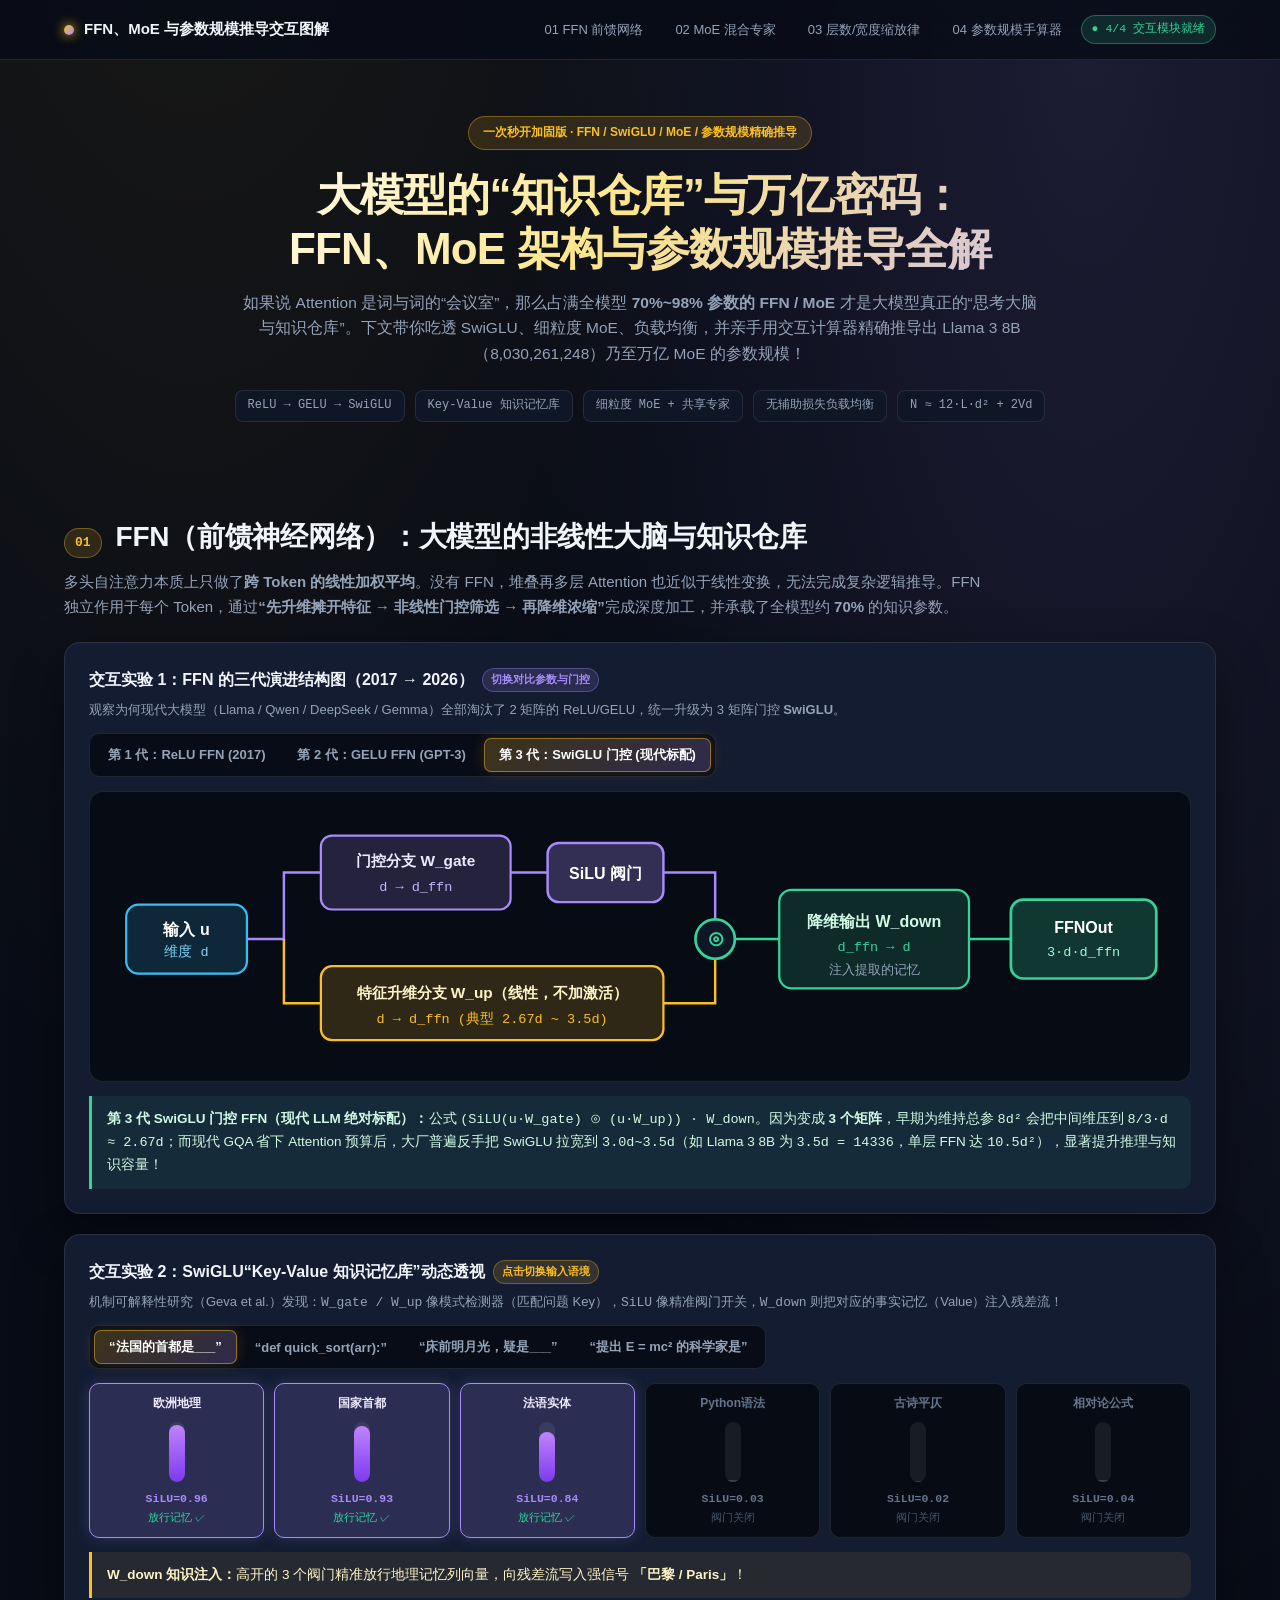
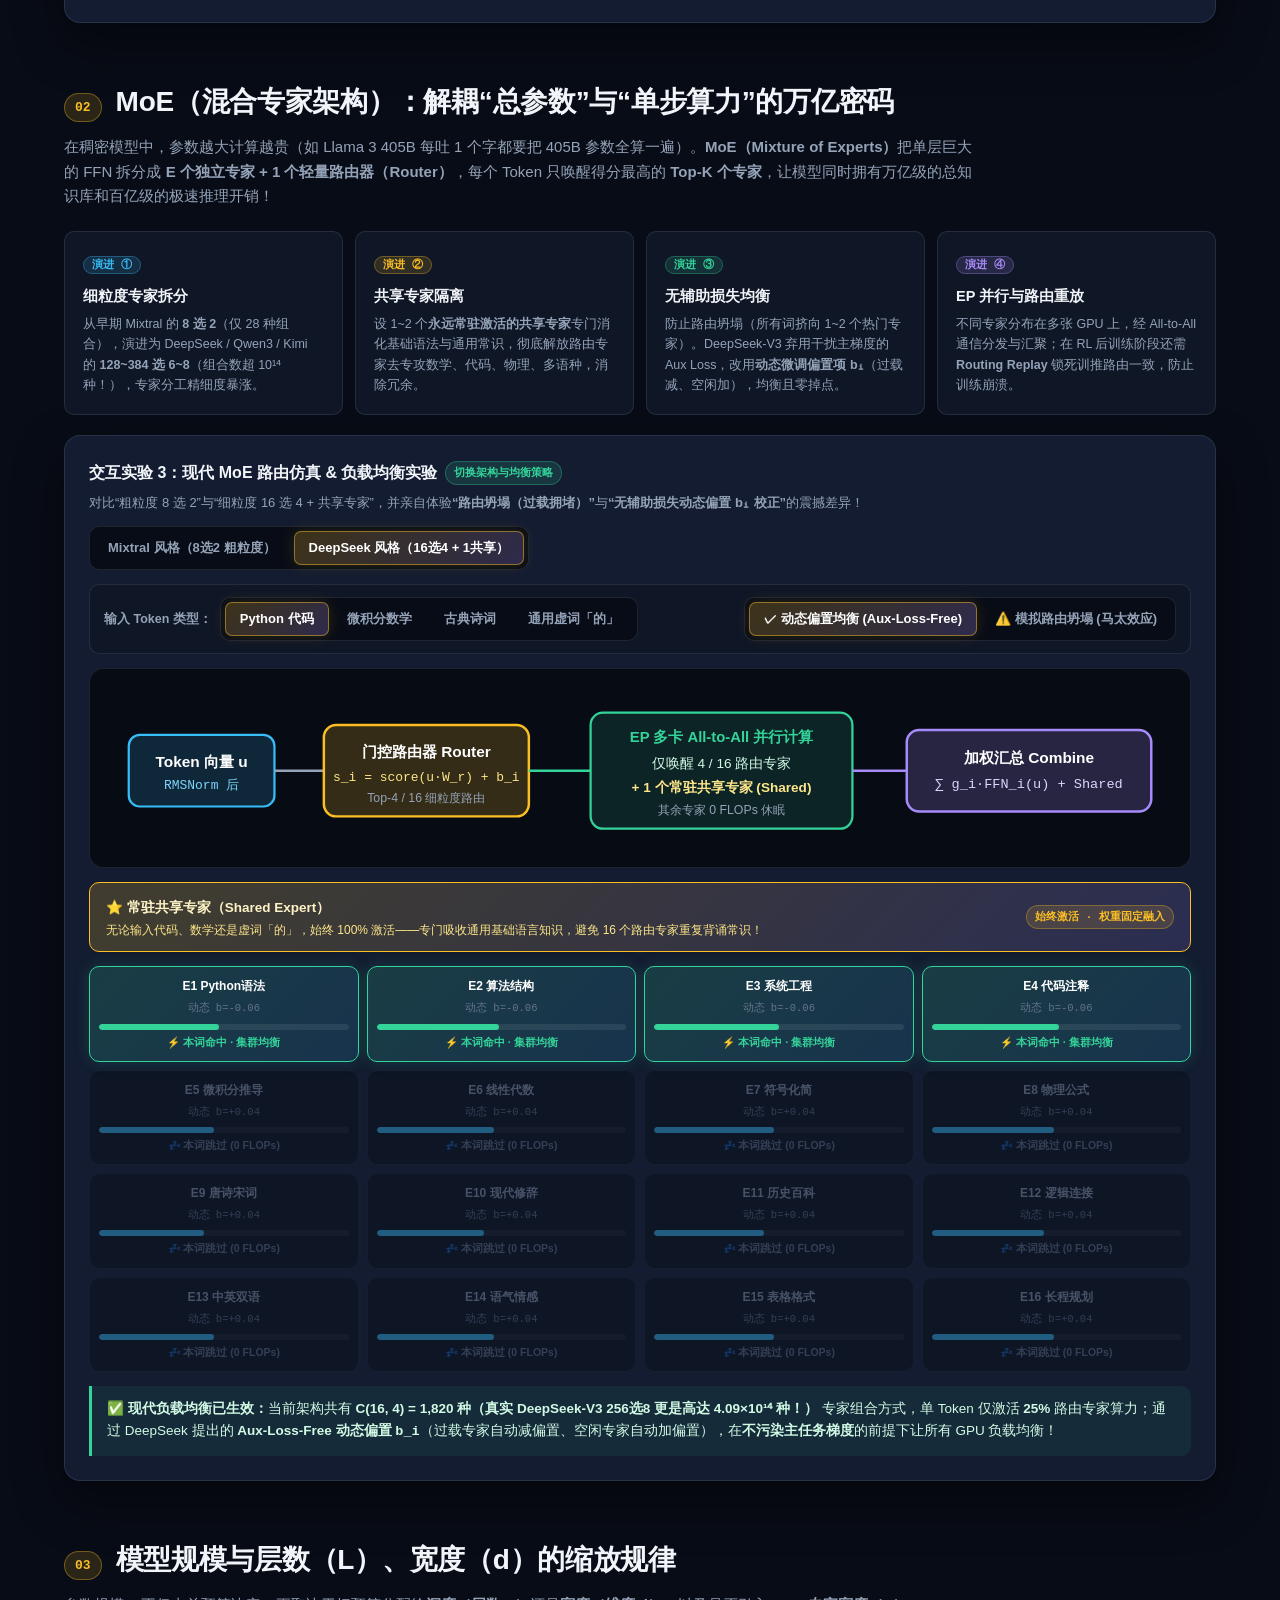
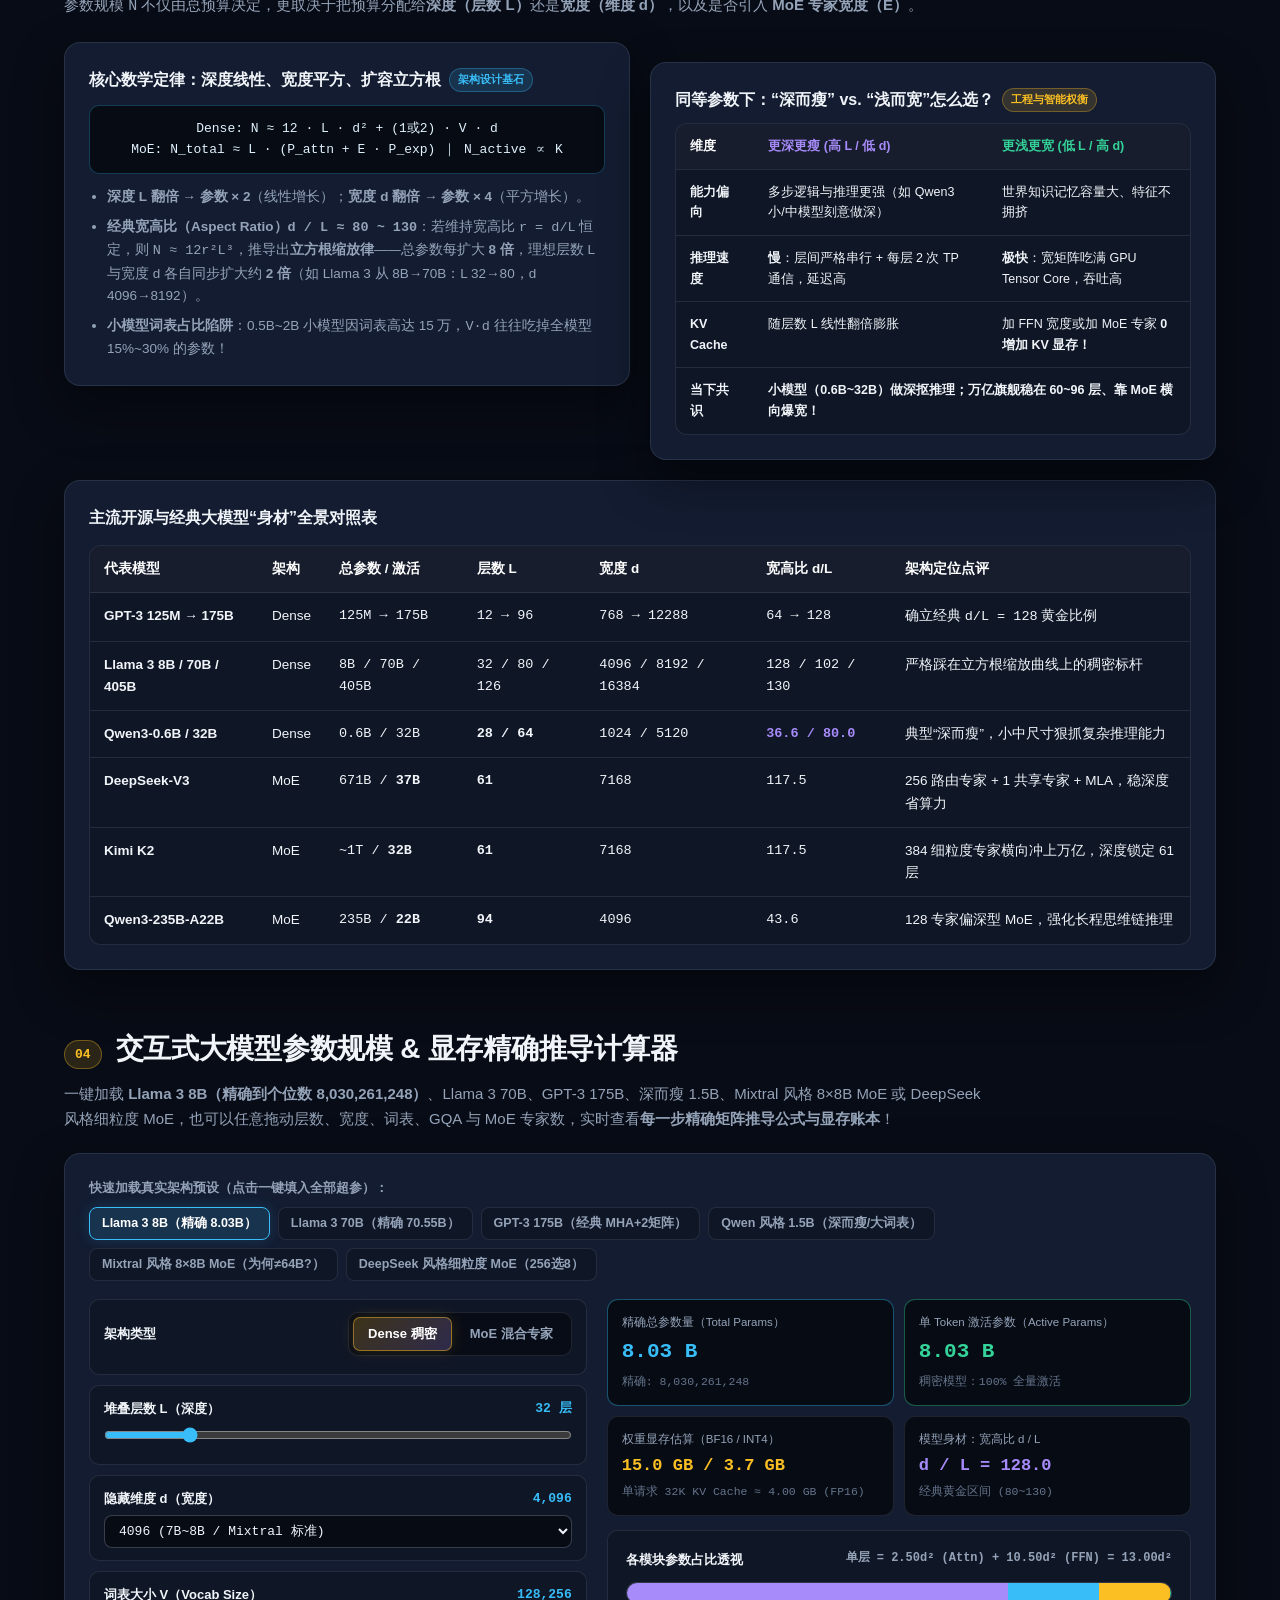
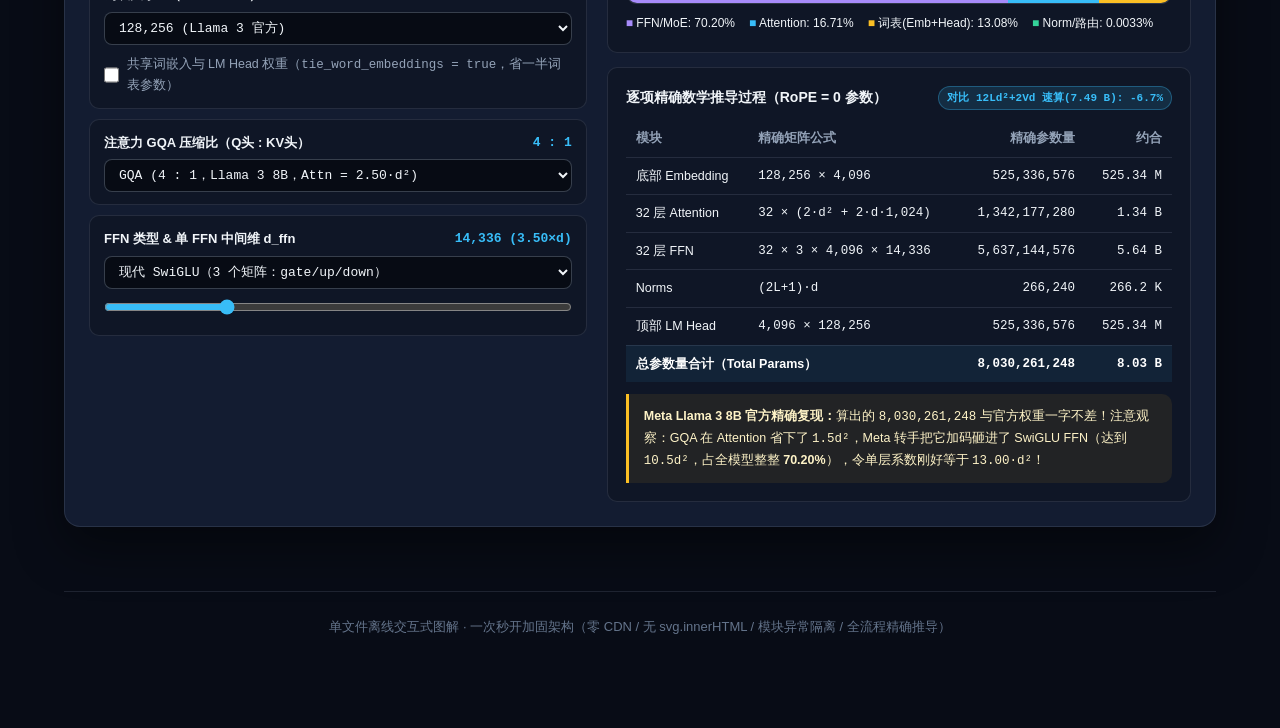
<file: articles/llm_ffn_moe_params.html>
<!DOCTYPE html>
<html lang="zh-CN">
<head>
<meta charset="UTF-8" />
<meta name="viewport" content="width=device-width, initial-scale=1.0" />
<title>深入图解 FFN、MoE 架构与大模型参数规模推导</title>
<style>
  :root {
    --bg: #080c16;
    --bg-elev: #0f1626;
    --card: #131c31;
    --border: rgba(148, 163, 184, 0.16);
    --border-strong: rgba(148, 163, 184, 0.34);
    --text: #f1f5f9;
    --text-muted: #94a3b8;
    --text-dim: #64748b;

    --cyan: #38bdf8;
    --cyan-soft: rgba(56, 189, 248, 0.14);
    --emerald: #34d399;
    --emerald-soft: rgba(52, 211, 153, 0.14);
    --violet: #a78bfa;
    --violet-soft: rgba(167, 139, 250, 0.15);
    --amber: #fbbf24;
    --amber-soft: rgba(251, 191, 36, 0.14);
    --rose: #fb7185;
    --rose-soft: rgba(251, 113, 133, 0.14);

    --radius: 16px;
    --radius-sm: 10px;
    --shadow: 0 20px 50px rgba(0, 0, 0, 0.45);
    --font-sans: -apple-system, BlinkMacSystemFont, "PingFang SC", "Hiragino Sans GB", "Microsoft YaHei", "Segoe UI", Roboto, sans-serif;
    --font-mono: ui-monospace, SFMono-Regular, "JetBrains Mono", Menlo, Monaco, Consolas, monospace;
  }

  * { box-sizing: border-box; margin: 0; padding: 0; }
  html { scroll-behavior: smooth; }

  body {
    font-family: var(--font-sans);
    background:
      radial-gradient(ellipse 80% 50% at 15% -10%, rgba(251, 191, 36, 0.09), transparent 60%),
      radial-gradient(ellipse 75% 50% at 85% 0%, rgba(167, 139, 250, 0.13), transparent 60%),
      var(--bg);
    color: var(--text);
    line-height: 1.65;
    min-height: 100vh;
    overflow-x: hidden;
  }

  /* Noscript warning */
  .noscript-bar {
    background: #7f1d1d; color: #fecaca; padding: 14px 20px;
    text-align: center; font-size: 14px; font-weight: 600;
    border-bottom: 1px solid #ef4444;
  }

  /* Navbar */
  .navbar {
    position: sticky; top: 0; z-index: 100;
    backdrop-filter: blur(16px); -webkit-backdrop-filter: blur(16px);
    background: rgba(8, 12, 22, 0.82);
    border-bottom: 1px solid var(--border);
  }
  .nav-inner {
    max-width: 1200px; margin: 0 auto; padding: 12px 24px;
    display: flex; align-items: center; justify-content: space-between;
    gap: 14px; flex-wrap: wrap;
  }
  .brand {
    display: flex; align-items: center; gap: 10px;
    font-weight: 700; font-size: 15px; color: var(--text); text-decoration: none;
  }
  .brand-dot {
    width: 10px; height: 10px; border-radius: 50%;
    background: linear-gradient(135deg, var(--amber), var(--violet));
    box-shadow: 0 0 12px var(--amber);
  }
  .nav-links { display: flex; gap: 6px; flex-wrap: wrap; align-items: center; }
  .nav-links a {
    text-decoration: none; color: var(--text-muted); font-size: 13px; font-weight: 500;
    padding: 6px 12px; border-radius: 999px; transition: all 0.2s; border: 1px solid transparent;
  }
  .nav-links a:hover { color: var(--text); background: rgba(255,255,255,0.06); border-color: var(--border); }
  .status-pill {
    font-size: 11.5px; font-family: var(--font-mono); padding: 4px 10px;
    border-radius: 999px; background: var(--amber-soft); color: var(--amber);
    border: 1px solid rgba(251, 191, 36, 0.35);
  }
  .status-pill.ok {
    background: var(--emerald-soft); color: var(--emerald);
    border-color: rgba(52, 211, 153, 0.38);
  }

  /* Layout */
  .container { max-width: 1200px; margin: 0 auto; padding: 0 24px 96px; }

  /* Hero */
  .hero { padding: 56px 0 36px; text-align: center; }
  .hero-badge {
    display: inline-flex; align-items: center; gap: 8px;
    padding: 6px 14px; border-radius: 999px; font-size: 12px; font-weight: 600;
    color: var(--amber); background: var(--amber-soft);
    border: 1px solid rgba(251, 191, 36, 0.35); margin-bottom: 18px;
  }
  .hero h1 {
    font-size: clamp(27px, 4.2vw, 44px);
    font-weight: 800; letter-spacing: -0.02em; line-height: 1.22; margin-bottom: 14px;
    background: linear-gradient(135deg, #ffffff 10%, #fde68a 48%, #c4b5fd 100%);
    -webkit-background-clip: text; -webkit-text-fill-color: transparent;
  }
  .hero p { max-width: 800px; margin: 0 auto 24px; font-size: 15.5px; color: var(--text-muted); }
  .pill-row { display: flex; justify-content: center; flex-wrap: wrap; gap: 10px; }
  .pill {
    font-size: 12px; font-family: var(--font-mono); padding: 5px 12px; border-radius: 8px;
    background: var(--bg-elev); border: 1px solid var(--border); color: var(--text-muted);
  }

  /* Section */
  section { margin-top: 56px; scroll-margin-top: 76px; }
  .section-head { display: flex; align-items: baseline; gap: 14px; margin-bottom: 10px; }
  .section-num {
    font-family: var(--font-mono); font-size: 13px; font-weight: 700;
    color: var(--amber); background: var(--amber-soft);
    border: 1px solid rgba(251, 191, 36, 0.35); padding: 3px 10px; border-radius: 999px;
  }
  .section-head h2 { font-size: clamp(21px, 2.5vw, 28px); font-weight: 700; letter-spacing: -0.01em; }
  .section-desc { color: var(--text-muted); font-size: 15px; max-width: 920px; margin-bottom: 22px; }

  /* Cards & Tags */
  .card {
    background: var(--card); border: 1px solid var(--border);
    border-radius: var(--radius); padding: 24px; box-shadow: var(--shadow);
  }
  .card + .card { margin-top: 20px; }
  .card-sub {
    background: var(--bg-elev); border: 1px solid var(--border);
    border-radius: var(--radius-sm); padding: 18px;
  }
  .card-title {
    font-size: 16px; font-weight: 700; margin-bottom: 6px;
    display: flex; align-items: center; gap: 8px; flex-wrap: wrap;
  }
  .tag {
    font-size: 11px; font-family: var(--font-mono);
    padding: 2px 8px; border-radius: 999px; font-weight: 600;
  }
  .tag-cyan { background: var(--cyan-soft); color: var(--cyan); border: 1px solid rgba(56,189,248,0.32); }
  .tag-emerald { background: var(--emerald-soft); color: var(--emerald); border: 1px solid rgba(52,211,153,0.32); }
  .tag-violet { background: var(--violet-soft); color: var(--violet); border: 1px solid rgba(167,139,250,0.32); }
  .tag-amber { background: var(--amber-soft); color: var(--amber); border: 1px solid rgba(251,191,36,0.32); }
  .tag-rose { background: var(--rose-soft); color: var(--rose); border: 1px solid rgba(251,113,133,0.32); }

  /* Buttons & Inputs */
  .btn-group {
    display: inline-flex; background: var(--bg); padding: 4px;
    border-radius: 10px; border: 1px solid var(--border); gap: 4px; flex-wrap: wrap;
  }
  .btn {
    border: none; background: transparent; color: var(--text-muted);
    font-family: var(--font-sans); font-size: 13px; font-weight: 600;
    padding: 7px 14px; border-radius: 7px; cursor: pointer; transition: all 0.2s;
  }
  .btn:hover { color: var(--text); background: rgba(255,255,255,0.05); }
  .btn.active {
    background: linear-gradient(135deg, rgba(251,191,36,0.22), rgba(167,139,250,0.24));
    color: #fff; border: 1px solid rgba(251,191,36,0.48);
    box-shadow: 0 0 16px rgba(251,191,36,0.14);
  }
  .btn-preset {
    background: var(--bg-elev); color: var(--text-muted);
    border: 1px solid var(--border); padding: 7px 12px; border-radius: 8px;
    font-size: 12.5px; font-weight: 600; cursor: pointer; transition: all 0.2s;
  }
  .btn-preset:hover { color: #fff; border-color: var(--cyan); }
  .btn-preset.active {
    background: var(--cyan-soft); color: #fff; border-color: var(--cyan);
    box-shadow: 0 0 14px rgba(56,189,248,0.18);
  }

  select, input[type="number"] {
    background: #070b14; color: var(--text); border: 1px solid var(--border-strong);
    border-radius: 8px; padding: 7px 10px; font-family: var(--font-mono);
    font-size: 13px; width: 100%; outline: none;
  }
  select:focus { border-color: var(--cyan); }
  input[type="range"] { width: 100%; accent-color: var(--cyan); cursor: pointer; }
  input[type="checkbox"] { accent-color: var(--emerald); width: 16px; height: 16px; cursor: pointer; }

  .flex-between { display: flex; justify-content: space-between; align-items: center; flex-wrap: wrap; gap: 12px; }
  .grid-2 { display: grid; grid-template-columns: 1fr 1fr; gap: 20px; align-items: start; }
  .grid-2-calc { display: grid; grid-template-columns: 0.92fr 1.08fr; gap: 20px; align-items: start; }
  .grid-3 { display: grid; grid-template-columns: repeat(3, 1fr); gap: 14px; }
  .grid-4 { display: grid; grid-template-columns: repeat(4, 1fr); gap: 12px; }

  .svg-stage {
    width: 100%; background: #070b14;
    border: 1px solid var(--border); border-radius: 14px;
    padding: 14px; overflow-x: auto; margin-top: 14px;
  }

  .formula-box {
    background: #070b14; border: 1px solid rgba(56, 189, 248, 0.28);
    border-radius: 10px; padding: 12px 16px; font-family: var(--font-mono);
    font-size: 13px; color: #e0f2fe; margin: 12px 0; overflow-x: auto; text-align: center;
  }
  .callout-emerald {
    background: rgba(52, 211, 153, 0.08); border-left: 3px solid var(--emerald);
    border-radius: 0 10px 10px 0; padding: 12px 15px; font-size: 13.5px; color: #d1fae5; margin-top: 14px;
  }
  .callout-amber {
    background: rgba(251, 191, 36, 0.08); border-left: 3px solid var(--amber);
    border-radius: 0 10px 10px 0; padding: 12px 15px; font-size: 13.5px; color: #fef3c7; margin-top: 14px;
  }
  .callout-rose {
    background: rgba(251, 113, 133, 0.1); border-left: 3px solid var(--rose);
    border-radius: 0 10px 10px 0; padding: 12px 15px; font-size: 13.5px; color: #ffe4e6; margin-top: 14px;
  }

  /* SwiGLU Gate Visualizer */
  .gate-grid { display: grid; grid-template-columns: repeat(6, 1fr); gap: 10px; margin-top: 14px; }
  .gate-cell {
    background: #070b14; border: 1px solid var(--border);
    border-radius: 10px; padding: 10px 8px; text-align: center; transition: all 0.25s;
  }
  .gate-cell.fired {
    background: rgba(167, 139, 250, 0.16); border-color: var(--violet);
    box-shadow: 0 0 16px rgba(167, 139, 250, 0.2);
  }
  .bar-v-track {
    width: 16px; height: 60px; background: rgba(255,255,255,0.07);
    border-radius: 999px; margin: 8px auto; position: relative; overflow: hidden;
  }
  .bar-v-fill { position: absolute; bottom: 0; left: 0; right: 0; border-radius: 999px; transition: height 0.3s ease; }

  /* MoE Expert Cards */
  .moe-cards-8 { display: grid; grid-template-columns: repeat(4, 1fr); gap: 10px; margin-top: 14px; }
  .moe-cards-16 { display: grid; grid-template-columns: repeat(4, 1fr); gap: 8px; margin-top: 14px; }
  .exp-box {
    background: #070b14; border: 1px solid var(--border);
    border-radius: 10px; padding: 10px 9px; text-align: center; transition: all 0.25s;
  }
  .exp-box.active-exp {
    background: linear-gradient(135deg, rgba(52,211,153,0.18), rgba(56,189,248,0.14));
    border-color: var(--emerald); box-shadow: 0 0 16px rgba(52,211,153,0.18);
  }
  .exp-box.hot-exp {
    background: rgba(251,113,133,0.2); border-color: var(--rose);
    box-shadow: 0 0 18px rgba(251,113,133,0.25);
  }
  .exp-box.shared-exp {
    background: linear-gradient(135deg, rgba(251,191,36,0.2), rgba(167,139,250,0.16));
    border-color: var(--amber);
  }
  .exp-box.idle-exp { opacity: 0.4; }
  .load-bar {
    height: 6px; background: rgba(255,255,255,0.08); border-radius: 999px;
    overflow: hidden; margin-top: 6px;
  }
  .load-fill { height: 100%; border-radius: 999px; transition: width 0.35s ease; }

  /* Tables */
  .table-wrap {
    overflow-x: auto; border-radius: 12px; border: 1px solid var(--border);
    background: var(--bg-elev); margin-top: 14px;
  }
  .data-table { width: 100%; border-collapse: collapse; font-size: 13.5px; min-width: 660px; }
  .data-table th, .data-table td {
    padding: 12px 14px; text-align: left; border-bottom: 1px solid var(--border); vertical-align: top;
  }
  .data-table thead th { background: rgba(255,255,255,0.03); color: #fff; font-weight: 700; }
  .data-table tbody tr:last-child td { border-bottom: none; }
  .data-table tbody tr:hover td { background: rgba(255,255,255,0.02); }
  .mono { font-family: var(--font-mono); }

  /* Calculator Controls */
  .ctrl-group {
    background: var(--bg-elev); border: 1px solid var(--border);
    border-radius: 10px; padding: 12px 14px; margin-bottom: 10px;
  }
  .ctrl-label {
    display: flex; justify-content: space-between; align-items: center;
    font-size: 13px; font-weight: 600; margin-bottom: 6px;
  }
  .ctrl-val { font-family: var(--font-mono); color: var(--cyan); font-weight: 800; }
  .kpi-grid { display: grid; grid-template-columns: repeat(2, 1fr); gap: 10px; margin-bottom: 14px; }
  .kpi-card {
    background: #070b14; border: 1px solid var(--border);
    border-radius: 11px; padding: 13px 14px;
  }
  .kpi-lbl { font-size: 11.5px; color: var(--text-muted); }
  .kpi-num { font-family: var(--font-mono); font-size: 21px; font-weight: 800; margin: 3px 0; }
  .kpi-sub { font-size: 11.5px; color: var(--text-dim); font-family: var(--font-mono); }

  /* Stacked Bar */
  .stack-bar {
    height: 22px; border-radius: 999px; overflow: hidden; display: flex;
    background: rgba(255,255,255,0.06); margin: 12px 0 10px; border: 1px solid var(--border);
  }
  .sb-seg { height: 100%; transition: width 0.3s ease; }

  .deriv-table { width: 100%; border-collapse: collapse; font-size: 12.5px; margin-top: 10px; }
  .deriv-table td, .deriv-table th {
    padding: 8px 10px; border-bottom: 1px solid var(--border); text-align: left;
  }
  .deriv-table th { color: var(--text-muted); font-weight: 600; }
  .deriv-table td.num { font-family: var(--font-mono); text-align: right; white-space: nowrap; }
  .deriv-table tr.total-row td {
    border-top: 1.5px solid var(--cyan); border-bottom: none;
    font-weight: 800; color: #fff; background: rgba(56,189,248,0.08);
  }

  footer {
    margin-top: 64px; text-align: center; font-size: 13px;
    color: var(--text-dim); border-top: 1px solid var(--border); padding-top: 24px;
  }

  @media (max-width: 960px) {
    .grid-2, .grid-2-calc, .grid-3, .grid-4 { grid-template-columns: 1fr; }
    .gate-grid { grid-template-columns: repeat(3, 1fr); }
    .moe-cards-8, .moe-cards-16 { grid-template-columns: repeat(2, 1fr); }
  }
  @media (max-width: 560px) {
    .container { padding: 0 16px 64px; }
    .card { padding: 16px; }
    .kpi-grid { grid-template-columns: 1fr; }
  }
</style>
  <meta name="ai-title" content="深入图解 FFN、MoE 架构与大模型参数规模推导" />
  <meta name="ai-category" content="核心架构" />
  <meta name="ai-tags" content="大模型, MoE, SwiGLU, GQA, MLA, RoPE" />
  <meta name="description" content="如果说 Attention 是词与词的“会议室”，那么占满全模型 70%~98% 参数的 FFN / MoE 才是大模型真正的“思考大脑与知识仓库”。下文带你吃透 SwiGLU、细粒度 MoE、负载均衡，并亲手用交互计算器精确推导出 Llama 3 8B（8,030,261,248）乃至万亿 MoE 的参数规模！" />
  <meta name="ai-created" content="2026-11-26T09:21:41Z" />
  <meta name="ai-updated" content="2026-11-26T09:21:42Z" />
</head>
<body>

<noscript>
  <div class="noscript-bar">
    ⚠️ 检测到当前预览环境禁用了 JavaScript（例如 macOS 空格快速预览、手机“文件”App 或微信内置打开）。请右键此文件，选择用 Chrome / Edge / Firefox 浏览器打开以解锁全部交互可视化！
  </div>
</noscript>

<nav class="navbar">
  <div class="nav-inner">
    <a href="#" class="brand">
      <span class="brand-dot"></span>
      FFN、MoE 与参数规模推导交互图解
    </a>
    <div class="nav-links">
      <a href="#sec-ffn">01 FFN 前馈网络</a>
      <a href="#sec-moe">02 MoE 混合专家</a>
      <a href="#sec-scale">03 层数/宽度缩放律</a>
      <a href="#sec-calc">04 参数规模手算器</a>
      <span class="status-pill" id="bootStatus">正在初始化…</span>
    </div>
  </div>
</nav>

<div class="container">

  <!-- HERO -->
  <header class="hero">
    <div class="hero-badge">一次秒开加固版 · FFN / SwiGLU / MoE / 参数规模精确推导</div>
    <h1>大模型的“知识仓库”与万亿密码：<br />FFN、MoE 架构与参数规模推导全解</h1>
    <p>如果说 Attention 是词与词的“会议室”，那么占满全模型 <strong>70%~98% 参数的 FFN / MoE</strong> 才是大模型真正的“思考大脑与知识仓库”。下文带你吃透 SwiGLU、细粒度 MoE、负载均衡，并亲手用交互计算器精确推导出 Llama 3 8B（8,030,261,248）乃至万亿 MoE 的参数规模！</p>
    <div class="pill-row">
      <span class="pill">ReLU → GELU → SwiGLU</span>
      <span class="pill">Key-Value 知识记忆库</span>
      <span class="pill">细粒度 MoE + 共享专家</span>
      <span class="pill">无辅助损失负载均衡</span>
      <span class="pill">N ≈ 12·L·d² + 2Vd</span>
    </div>
  </header>

  <!-- ========================================================
       SECTION 01: FFN DEEP DIVE
       ======================================================== -->
  <section id="sec-ffn">
    <div class="section-head">
      <span class="section-num">01</span>
      <h2>FFN（前馈神经网络）：大模型的非线性大脑与知识仓库</h2>
    </div>
    <p class="section-desc">
      多头自注意力本质上只做了<strong>跨 Token 的线性加权平均</strong>。没有 FFN，堆叠再多层 Attention 也近似于线性变换，无法完成复杂逻辑推导。FFN 独立作用于每个 Token，通过<strong>“先升维摊开特征 → 非线性门控筛选 → 再降维浓缩”</strong>完成深度加工，并承载了全模型约 <strong>70%</strong> 的知识参数。
    </p>

    <!-- Lab 1A: 3-Gen FFN Architecture Switcher -->
    <div class="card">
      <div class="flex-between">
        <div>
          <div class="card-title">
            交互实验 1：FFN 的三代演进结构图（2017 → 2026）
            <span class="tag tag-violet">切换对比参数与门控</span>
          </div>
          <div style="font-size:13px;color:var(--text-muted);">
            观察为何现代大模型（Llama / Qwen / DeepSeek / Gemma）全部淘汰了 2 矩阵的 ReLU/GELU，统一升级为 3 矩阵门控 <strong>SwiGLU</strong>。
          </div>
        </div>
        <div class="btn-group" id="ffnGenTabs">
          <button class="btn" data-gen="relu">第 1 代：ReLU FFN (2017)</button>
          <button class="btn" data-gen="gelu">第 2 代：GELU FFN (GPT-3)</button>
          <button class="btn active" data-gen="swiglu">第 3 代：SwiGLU 门控 (现代标配)</button>
        </div>
      </div>

      <!-- Plain DIV container for full SVG injection (anti-WebKit repaint bug) -->
      <div class="svg-stage" id="ffnEvoSvgWrap"></div>
      <div id="ffnEvoNote" class="callout-emerald"></div>
    </div>

    <!-- Lab 1B: SwiGLU Key-Value Memory Simulator -->
    <div class="card">
      <div class="flex-between">
        <div>
          <div class="card-title">
            交互实验 2：SwiGLU“Key-Value 知识记忆库”动态透视
            <span class="tag tag-amber">点击切换输入语境</span>
          </div>
          <div style="font-size:13px;color:var(--text-muted);">
            机制可解释性研究（Geva et al.）发现：<code>W_gate / W_up</code> 像模式检测器（匹配问题 Key），<code>SiLU</code> 像精准阀门开关，<code>W_down</code> 则把对应的事实记忆（Value）注入残差流！
          </div>
        </div>
        <div class="btn-group" id="swigluCtxTabs">
          <button class="btn active" data-sctx="paris">“法国的首都是___”</button>
          <button class="btn" data-sctx="code">“def quick_sort(arr):”</button>
          <button class="btn" data-sctx="poem">“床前明月光，疑是___”</button>
          <button class="btn" data-sctx="physics">“提出 E = mc² 的科学家是”</button>
        </div>
      </div>

      <div class="gate-grid" id="swigluGateGrid"></div>
      <div id="swigluOutBox" class="callout-amber"></div>
    </div>
  </section>

  <!-- ========================================================
       SECTION 02: MoE DEEP DIVE
       ======================================================== -->
  <section id="sec-moe">
    <div class="section-head">
      <span class="section-num">02</span>
      <h2>MoE（混合专家架构）：解耦“总参数”与“单步算力”的万亿密码</h2>
    </div>
    <p class="section-desc">
      在稠密模型中，参数越大计算越贵（如 Llama 3 405B 每吐 1 个字都要把 405B 参数全算一遍）。<strong>MoE（Mixture of Experts）</strong>把单层巨大的 FFN 拆分成 <strong>E 个独立专家 + 1 个轻量路由器（Router）</strong>，每个 Token 只唤醒得分最高的 <strong>Top-K 个专家</strong>，让模型同时拥有万亿级的总知识库和百亿级的极速推理开销！
    </p>

    <!-- 4 Modern MoE Core Technologies -->
    <div class="grid-4" style="margin-bottom:20px;">
      <div class="card-sub">
        <span class="tag tag-cyan">演进 ①</span>
        <h4 style="margin:8px 0 5px;font-size:14.5px;">细粒度专家拆分</h4>
        <p style="font-size:12.5px;color:var(--text-muted);">从早期 Mixtral 的 <strong>8 选 2</strong>（仅 28 种组合），演进为 DeepSeek / Qwen3 / Kimi 的 <strong>128~384 选 6~8</strong>（组合数超 10¹⁴ 种！），专家分工精细度暴涨。</p>
      </div>
      <div class="card-sub">
        <span class="tag tag-amber">演进 ②</span>
        <h4 style="margin:8px 0 5px;font-size:14.5px;">共享专家隔离</h4>
        <p style="font-size:12.5px;color:var(--text-muted);">设 1~2 个<strong>永远常驻激活的共享专家</strong>专门消化基础语法与通用常识，彻底解放路由专家去专攻数学、代码、物理、多语种，消除冗余。</p>
      </div>
      <div class="card-sub">
        <span class="tag tag-emerald">演进 ③</span>
        <h4 style="margin:8px 0 5px;font-size:14.5px;">无辅助损失均衡</h4>
        <p style="font-size:12.5px;color:var(--text-muted);">防止路由坍塌（所有词挤向 1~2 个热门专家）。DeepSeek-V3 弃用干扰主梯度的 Aux Loss，改用<strong>动态微调偏置项 bᵢ</strong>（过载减、空闲加），均衡且零掉点。</p>
      </div>
      <div class="card-sub">
        <span class="tag tag-violet">演进 ④</span>
        <h4 style="margin:8px 0 5px;font-size:14.5px;">EP 并行与路由重放</h4>
        <p style="font-size:12.5px;color:var(--text-muted);">不同专家分布在多张 GPU 上，经 All-to-All 通信分发与汇聚；在 RL 后训练阶段还需 <strong>Routing Replay</strong> 锁死训推路由一致，防止训练崩溃。</p>
      </div>
    </div>

    <!-- Lab 2: Interactive MoE Router & Load Balancing Simulator -->
    <div class="card">
      <div class="flex-between">
        <div>
          <div class="card-title">
            交互实验 3：现代 MoE 路由仿真 &amp; 负载均衡实验
            <span class="tag tag-emerald">切换架构与均衡策略</span>
          </div>
          <div style="font-size:13px;color:var(--text-muted);">
            对比“粗粒度 8 选 2”与“细粒度 16 选 4 + 共享专家”，并亲自体验<strong>“路由坍塌（过载拥堵）”</strong>与<strong>“无辅助损失动态偏置 bᵢ 校正”</strong>的震撼差异！
          </div>
        </div>
        <div class="btn-group" id="moeModeTabs">
          <button class="btn" data-m="coarse">Mixtral 风格（8选2 粗粒度）</button>
          <button class="btn active" data-m="fine">DeepSeek 风格（16选4 + 1共享）</button>
        </div>
      </div>

      <div class="flex-between" style="margin-top:14px;background:var(--bg-elev);padding:12px 14px;border-radius:10px;border:1px solid var(--border);">
        <div style="display:flex;align-items:center;gap:8px;flex-wrap:wrap;">
          <span style="font-size:12.5px;font-weight:700;color:var(--text-muted);">输入 Token 类型：</span>
          <div class="btn-group" id="moeTokenTabs">
            <button class="btn active" data-mtok="code">Python 代码</button>
            <button class="btn" data-mtok="math">微积分数学</button>
            <button class="btn" data-mtok="poem">古典诗词</button>
            <button class="btn" data-mtok="common">通用虚词「的」</button>
          </div>
        </div>
        <div class="btn-group" id="moeBalanceTabs">
          <button class="btn active" data-bal="balanced">✓ 动态偏置均衡 (Aux-Loss-Free)</button>
          <button class="btn" data-bal="collapse">⚠️ 模拟路由坍塌 (马太效应)</button>
        </div>
      </div>

      <!-- MoE Flow SVG -->
      <div class="svg-stage" id="moeFlowSvgWrap"></div>

      <!-- Dynamic Expert Grid -->
      <div id="moeExpertGrid"></div>

      <div id="moeSummaryNote" class="callout-emerald"></div>
    </div>
  </section>

  <!-- ========================================================
       SECTION 03: SCALING LAWS (L, d, ASPECT RATIO)
       ======================================================== -->
  <section id="sec-scale">
    <div class="section-head">
      <span class="section-num">03</span>
      <h2>模型规模与层数（L）、宽度（d）的缩放规律</h2>
    </div>
    <p class="section-desc">
      参数规模 <code>N</code> 不仅由总预算决定，更取决于把预算分配给<strong>深度（层数 L）</strong>还是<strong>宽度（维度 d）</strong>，以及是否引入 <strong>MoE 专家宽度（E）</strong>。
    </p>

    <div class="grid-2">
      <div class="card">
        <div class="card-title">
          核心数学定律：深度线性、宽度平方、扩容立方根
          <span class="tag tag-cyan">架构设计基石</span>
        </div>
        <div class="formula-box">
          Dense:  N ≈ 12 · L · d² + (1或2) · V · d<br/>
          MoE:    N_total ≈ L · (P_attn + E · P_exp)  ｜  N_active ∝ K
        </div>
        <ul style="font-size:13.5px;color:var(--text-muted);padding-left:18px;display:flex;flex-direction:column;gap:8px;margin-top:10px;">
          <li><strong>深度 L 翻倍 → 参数 × 2</strong>（线性增长）；<strong>宽度 d 翻倍 → 参数 × 4</strong>（平方增长）。</li>
          <li><strong>经典宽高比（Aspect Ratio）<code>d / L ≈ 80 ~ 130</code></strong>：若维持宽高比 <code>r = d/L</code> 恒定，则 <code>N ≈ 12r²L³</code>，推导出<strong>立方根缩放律</strong>——总参数每扩大 <strong>8 倍</strong>，理想层数 L 与宽度 d 各自同步扩大约 <strong>2 倍</strong>（如 Llama 3 从 8B→70B：L 32→80，d 4096→8192）。</li>
          <li><strong>小模型词表占比陷阱</strong>：0.5B~2B 小模型因词表高达 15 万，<code>V·d</code> 往往吃掉全模型 15%~30% 的参数！</li>
        </ul>
      </div>

      <div class="card">
        <div class="card-title">
          同等参数下：“深而瘦” vs. “浅而宽”怎么选？
          <span class="tag tag-amber">工程与智能权衡</span>
        </div>
        <div class="table-wrap" style="margin-top:10px;">
          <table class="data-table" style="min-width:420px;font-size:12.5px;">
            <thead>
              <tr>
                <th>维度</th>
                <th style="color:var(--violet);">更深更瘦 (高 L / 低 d)</th>
                <th style="color:var(--emerald);">更浅更宽 (低 L / 高 d)</th>
              </tr>
            </thead>
            <tbody>
              <tr>
                <td><strong>能力偏向</strong></td>
                <td>多步逻辑与推理更强（如 Qwen3 小/中模型刻意做深）</td>
                <td>世界知识记忆容量大、特征不拥挤</td>
              </tr>
              <tr>
                <td><strong>推理速度</strong></td>
                <td><strong>慢</strong>：层间严格串行 + 每层 2 次 TP 通信，延迟高</td>
                <td><strong>极快</strong>：宽矩阵吃满 GPU Tensor Core，吞吐高</td>
              </tr>
              <tr>
                <td><strong>KV Cache</strong></td>
                <td>随层数 L 线性翻倍膨胀</td>
                <td>加 FFN 宽度或加 MoE 专家 <strong>0 增加 KV 显存！</strong></td>
              </tr>
              <tr>
                <td><strong>当下共识</strong></td>
                <td colspan="2" style="color:var(--text);"><strong>小模型（0.6B~32B）做深抠推理；万亿旗舰稳在 60~96 层、靠 MoE 横向爆宽！</strong></td>
              </tr>
            </tbody>
          </table>
        </div>
      </div>
    </div>

    <!-- Real Frontier Models Benchmark Table -->
    <div class="card" style="margin-top:20px;">
      <div class="card-title">主流开源与经典大模型“身材”全景对照表</div>
      <div class="table-wrap">
        <table class="data-table">
          <thead>
            <tr>
              <th>代表模型</th>
              <th>架构</th>
              <th>总参数 / 激活</th>
              <th>层数 L</th>
              <th>宽度 d</th>
              <th>宽高比 d/L</th>
              <th>架构定位点评</th>
            </tr>
          </thead>
          <tbody>
            <tr><td><strong>GPT-3 125M → 175B</strong></td><td>Dense</td><td class="mono">125M → 175B</td><td class="mono">12 → 96</td><td class="mono">768 → 12288</td><td class="mono">64 → 128</td><td>确立经典 <code>d/L = 128</code> 黄金比例</td></tr>
            <tr><td><strong>Llama 3 8B / 70B / 405B</strong></td><td>Dense</td><td class="mono">8B / 70B / 405B</td><td class="mono">32 / 80 / 126</td><td class="mono">4096 / 8192 / 16384</td><td class="mono">128 / 102 / 130</td><td>严格踩在立方根缩放曲线上的稠密标杆</td></tr>
            <tr><td><strong>Qwen3-0.6B / 32B</strong></td><td>Dense</td><td class="mono">0.6B / 32B</td><td class="mono"><strong>28 / 64</strong></td><td class="mono">1024 / 5120</td><td class="mono" style="color:var(--violet);"><strong>36.6 / 80.0</strong></td><td>典型“深而瘦”，小中尺寸狠抓复杂推理能力</td></tr>
            <tr><td><strong>DeepSeek-V3</strong></td><td>MoE</td><td class="mono">671B / <strong>37B</strong></td><td class="mono"><strong>61</strong></td><td class="mono">7168</td><td class="mono">117.5</td><td>256 路由专家 + 1 共享专家 + MLA，稳深度省算力</td></tr>
            <tr><td><strong>Kimi K2</strong></td><td>MoE</td><td class="mono">~1T / <strong>32B</strong></td><td class="mono"><strong>61</strong></td><td class="mono">7168</td><td class="mono">117.5</td><td>384 细粒度专家横向冲上万亿，深度锁定 61 层</td></tr>
            <tr><td><strong>Qwen3-235B-A22B</strong></td><td>MoE</td><td class="mono">235B / <strong>22B</strong></td><td class="mono"><strong>94</strong></td><td class="mono">4096</td><td class="mono">43.6</td><td>128 专家偏深型 MoE，强化长程思维链推理</td></tr>
          </tbody>
        </table>
      </div>
    </div>
  </section>

  <!-- ========================================================
       SECTION 04: INTERACTIVE PARAMETER SCALE DERIVATION CALCULATOR
       ======================================================== -->
  <section id="sec-calc">
    <div class="section-head">
      <span class="section-num">04</span>
      <h2>交互式大模型参数规模 &amp; 显存精确推导计算器</h2>
    </div>
    <p class="section-desc">
      一键加载 <strong>Llama 3 8B（精确到个位数 8,030,261,248）</strong>、Llama 3 70B、GPT-3 175B、深而瘦 1.5B、Mixtral 风格 8×8B MoE 或 DeepSeek 风格细粒度 MoE，也可以任意拖动层数、宽度、词表、GQA 与 MoE 专家数，实时查看<strong>每一步精确矩阵推导公式与显存账本</strong>！
    </p>

    <div class="card">
      <!-- Presets Row -->
      <div style="margin-bottom:18px;">
        <div style="font-size:12.5px;font-weight:700;color:var(--text-muted);margin-bottom:8px;">快速加载真实架构预设（点击一键填入全部超参）：</div>
        <div style="display:flex;gap:8px;flex-wrap:wrap;" id="presetButtons">
          <button class="btn-preset active" data-preset="llama3_8b">Llama 3 8B（精确 8.03B）</button>
          <button class="btn-preset" data-preset="llama3_70b">Llama 3 70B（精确 70.55B）</button>
          <button class="btn-preset" data-preset="gpt3_175b">GPT-3 175B（经典 MHA+2矩阵）</button>
          <button class="btn-preset" data-preset="small_1_5b">Qwen 风格 1.5B（深而瘦/大词表）</button>
          <button class="btn-preset" data-preset="mixtral_moe">Mixtral 风格 8×8B MoE（为何≠64B?）</button>
          <button class="btn-preset" data-preset="deepseek_moe">DeepSeek 风格细粒度 MoE（256选8）</button>
        </div>
      </div>

      <div class="grid-2-calc">
        <!-- Left: Hyperparameter Controls -->
        <div>
          <div class="ctrl-group">
            <div class="ctrl-label">
              <span>架构类型</span>
              <div class="btn-group" id="calcArchToggle">
                <button class="btn active" data-ca="dense">Dense 稠密</button>
                <button class="btn" data-ca="moe">MoE 混合专家</button>
              </div>
            </div>
          </div>

          <div class="ctrl-group">
            <div class="ctrl-label"><span>堆叠层数 L（深度）</span><span class="ctrl-val" id="valL">32 层</span></div>
            <input type="range" id="inL" min="12" max="128" step="1" value="32" />
          </div>

          <div class="ctrl-group">
            <div class="ctrl-label"><span>隐藏维度 d（宽度）</span><span class="ctrl-val" id="valD">4,096</span></div>
            <select id="inD">
              <option value="1024">1024 (端侧极小模型)</option>
              <option value="1536">1536 (1.5B 级)</option>
              <option value="2048">2048 (2B~3B 级)</option>
              <option value="4096" selected>4096 (7B~8B / Mixtral 标准)</option>
              <option value="5120">5120 (14B~32B 级)</option>
              <option value="7168">7168 (DeepSeek-V3 / Kimi K2)</option>
              <option value="8192">8192 (70B 标准)</option>
              <option value="12288">12288 (GPT-3 175B)</option>
              <option value="16384">16384 (Llama 3 405B)</option>
            </select>
          </div>

          <div class="ctrl-group">
            <div class="ctrl-label"><span>词表大小 V（Vocab Size）</span><span class="ctrl-val" id="valV">128,256</span></div>
            <select id="inV">
              <option value="32000">32,000 (早期 Llama 1/2)</option>
              <option value="50257">50,257 (GPT-2 / GPT-3)</option>
              <option value="128256" selected>128,256 (Llama 3 官方)</option>
              <option value="129280">129,280 (DeepSeek-V3)</option>
              <option value="151936">151,936 (Qwen 2.5 / Qwen 3)</option>
              <option value="256000">256,000 (Gemma 超大多语种)</option>
            </select>
            <label style="display:flex;align-items:center;gap:8px;margin-top:9px;font-size:12.5px;color:var(--text-muted);cursor:pointer;">
              <input type="checkbox" id="inTied" />
              <span>共享词嵌入与 LM Head 权重（<code>tie_word_embeddings = true</code>，省一半词表参数）</span>
            </label>
          </div>

          <div class="ctrl-group">
            <div class="ctrl-label"><span>注意力 GQA 压缩比（Q头 : KV头）</span><span class="ctrl-val" id="valGqa">4 : 1</span></div>
            <select id="inGqa">
              <option value="1">MHA (1 : 1，无压缩，Attn = 4.00·d²)</option>
              <option value="4" selected>GQA (4 : 1，Llama 3 8B，Attn = 2.50·d²)</option>
              <option value="6">GQA (6 : 1，Qwen 1.5B，Attn = 2.33·d²)</option>
              <option value="8">GQA (8 : 1，Llama 3 70B，Attn = 2.25·d²)</option>
            </select>
          </div>

          <div class="ctrl-group">
            <div class="ctrl-label">
              <span>FFN 类型 &amp; 单 FFN 中间维 d_ffn</span>
              <span class="ctrl-val" id="valFfn">14,336 (3.50×d)</span>
            </div>
            <div style="display:flex;gap:8px;margin-bottom:8px;">
              <select id="inFfnType">
                <option value="3" selected>现代 SwiGLU（3 个矩阵：gate/up/down）</option>
                <option value="2">传统 ReLU/GELU（2 个矩阵：W₁/W₂）</option>
              </select>
            </div>
            <input type="range" id="inFfnDim" min="1024" max="53248" step="256" value="14336" />
          </div>

          <!-- MoE Extra Controls -->
          <div id="moeCalcControls" class="ctrl-group" style="display:none;border-color:rgba(52,211,153,0.4);background:rgba(52,211,153,0.05);">
            <div style="font-size:13px;font-weight:700;color:var(--emerald);margin-bottom:10px;">⚡ MoE 稀疏专家参数设置</div>
            <div class="ctrl-label"><span>每层路由专家总数 E</span><span class="ctrl-val" id="valE">8 个</span></div>
            <input type="range" id="inE" min="4" max="256" step="4" value="8" />

            <div class="ctrl-label" style="margin-top:8px;"><span>单 Token 每次激活专家数 K (Top-K)</span><span class="ctrl-val" id="valK">2 个</span></div>
            <input type="range" id="inK" min="1" max="16" step="1" value="2" />

            <div class="ctrl-label" style="margin-top:8px;"><span>常驻共享专家数 E_shared</span><span class="ctrl-val" id="valSh">0 个</span></div>
            <input type="range" id="inSh" min="0" max="4" step="1" value="0" />
          </div>
        </div>

        <!-- Right: Live Exact Math Derivation & Telemetry -->
        <div>
          <!-- KPI Summary -->
          <div class="kpi-grid">
            <div class="kpi-card" style="border-color:rgba(56,189,248,0.4);">
              <div class="kpi-lbl">精确总参数量（Total Params）</div>
              <div class="kpi-num" style="color:var(--cyan);" id="kpiTotal">—</div>
              <div class="kpi-sub" id="kpiTotalExact">—</div>
            </div>
            <div class="kpi-card" style="border-color:rgba(52,211,153,0.4);">
              <div class="kpi-lbl">单 Token 激活参数（Active Params）</div>
              <div class="kpi-num" style="color:var(--emerald);" id="kpiActive">—</div>
              <div class="kpi-sub" id="kpiActivePct">—</div>
            </div>
            <div class="kpi-card">
              <div class="kpi-lbl">权重显存估算（BF16 / INT4）</div>
              <div class="kpi-num" style="font-size:17px;color:var(--amber);" id="kpiVram">—</div>
              <div class="kpi-sub" id="kpiKv32k">—</div>
            </div>
            <div class="kpi-card">
              <div class="kpi-lbl">模型身材：宽高比 d / L</div>
              <div class="kpi-num" style="font-size:17px;color:var(--violet);" id="kpiRatio">—</div>
              <div class="kpi-sub" id="kpiRatioHint">—</div>
            </div>
          </div>

          <!-- Parameter Share Stacked Bar -->
          <div class="card-sub" style="margin-bottom:14px;">
            <div class="flex-between" style="font-size:13px;font-weight:700;">
              <span>各模块参数占比透视</span>
              <span style="font-family:var(--font-mono);font-size:12px;color:var(--text-muted);" id="layerCoeffTag">—</span>
            </div>
            <div class="stack-bar" id="paramStackBar"></div>
            <div style="display:flex;gap:14px;flex-wrap:wrap;font-size:12px;" id="paramLegend"></div>
          </div>

          <!-- Exact Step-by-Step Derivation Table -->
          <div class="card-sub">
            <div class="flex-between">
              <strong style="font-size:14px;">逐项精确数学推导过程（RoPE = 0 参数）</strong>
              <span class="tag tag-cyan" id="approxDiffBadge">—</span>
            </div>
            <table class="deriv-table" id="derivTable"></table>
            <div id="calcNoteBox" class="callout-amber" style="margin-top:12px;font-size:12.5px;"></div>
          </div>
        </div>
      </div>
    </div>
  </section>

  <footer>
    单文件离线交互式图解 · 一次秒开加固架构（零 CDN / 无 svg.innerHTML / 模块异常隔离 / 全流程精确推导）
  </footer>
</div>

<script>
(function() {
  'use strict';

  /* =========================================================
     HELPER: Format integers cleanly
     ========================================================= */
  function fmtInt(n) {
    return Math.round(n).toString().replace(/\B(?=(\d{3})+(?!\d))/g, ',');
  }
  function fmtHuman(n) {
    if (n >= 1e12) return (n / 1e12).toFixed(2) + ' T';
    if (n >= 1e9)  return (n / 1e9).toFixed(2) + ' B';
    if (n >= 1e6)  return (n / 1e6).toFixed(2) + ' M';
    if (n >= 1e3)  return (n / 1e3).toFixed(1) + ' K';
    return String(Math.round(n));
  }
  function renderSvgInto(wrapId, viewBox, minW, innerContent) {
    var wrap = document.getElementById(wrapId);
    if (!wrap) return;
    wrap.innerHTML =
      '<svg xmlns="http://www.w3.org/2000/svg" viewBox="' + viewBox + '" width="100%" ' +
      'style="min-width:' + minW + 'px;display:block;">' + innerContent + '</svg>';
  }

  /* =========================================================
     MODULE 1: FFN 3-GEN EVOLUTION
     ========================================================= */
  var FFN_GENS = {
    relu: {
      svg:
        '<rect x="24" y="76" width="112" height="62" rx="10" fill="rgba(56,189,248,0.16)" stroke="#38bdf8" stroke-width="1.8"/>' +
        '<text x="80" y="103" fill="#fff" font-size="13" font-weight="700" text-anchor="middle">输入 u</text>' +
        '<text x="80" y="122" fill="#7dd3fc" font-size="11.5" font-family="monospace" text-anchor="middle">维度 d</text>' +
        '<line x1="136" y1="107" x2="180" y2="107" stroke="#94a3b8" stroke-width="2"/>' +
        '<rect x="180" y="66" width="146" height="82" rx="10" fill="rgba(251,191,36,0.16)" stroke="#fbbf24" stroke-width="1.8"/>' +
        '<text x="253" y="96" fill="#fef3c7" font-size="13" font-weight="700" text-anchor="middle">升维矩阵 W₁</text>' +
        '<text x="253" y="116" fill="#fbbf24" font-size="11.5" font-family="monospace" text-anchor="middle">d → 4d (4d²)</text>' +
        '<text x="253" y="135" fill="#94a3b8" font-size="10.5" text-anchor="middle">特征展开</text>' +
        '<line x1="326" y1="107" x2="368" y2="107" stroke="#94a3b8" stroke-width="2"/>' +
        '<rect x="368" y="66" width="136" height="82" rx="10" fill="rgba(251,113,133,0.16)" stroke="#fb7185" stroke-width="1.8"/>' +
        '<text x="436" y="94" fill="#ffe4e6" font-size="13" font-weight="700" text-anchor="middle">ReLU(z)</text>' +
        '<polyline points="392,132 436,132 476,104" fill="none" stroke="#fb7185" stroke-width="2.5"/>' +
        '<text x="436" y="142" fill="#fda4af" font-size="10" text-anchor="middle">负半轴硬截断为 0</text>' +
        '<line x1="504" y1="107" x2="546" y2="107" stroke="#94a3b8" stroke-width="2"/>' +
        '<rect x="546" y="66" width="146" height="82" rx="10" fill="rgba(167,139,250,0.16)" stroke="#a78bfa" stroke-width="1.8"/>' +
        '<text x="619" y="96" fill="#ede9fe" font-size="13" font-weight="700" text-anchor="middle">降维矩阵 W₂</text>' +
        '<text x="619" y="116" fill="#c4b5fd" font-size="11.5" font-family="monospace" text-anchor="middle">4d → d (4d²)</text>' +
        '<text x="619" y="135" fill="#94a3b8" font-size="10.5" text-anchor="middle">提炼写回残差流</text>' +
        '<line x1="692" y1="107" x2="734" y2="107" stroke="#34d399" stroke-width="2"/>' +
        '<rect x="734" y="76" width="114" height="62" rx="10" fill="rgba(52,211,153,0.18)" stroke="#34d399" stroke-width="2"/>' +
        '<text x="791" y="103" fill="#fff" font-size="13" font-weight="700" text-anchor="middle">FFNOut</text>' +
        '<text x="791" y="122" fill="#a7f3d0" font-size="11.5" font-family="monospace" text-anchor="middle">总参 = 8d²</text>',
      note: '<strong>第 1 代 ReLU FFN（2017 原版 Transformer）：</strong>公式 <code>max(0, u·W₁)·W₂</code>，共 2 个矩阵、升维 4 倍、参数 <code>8d²</code>。缺点是负半轴斜率恒为 0，容易出现“神经元死亡（Dying ReLU）”，表达细腻度不足。'
    },
    gelu: {
      svg:
        '<rect x="24" y="76" width="112" height="62" rx="10" fill="rgba(56,189,248,0.16)" stroke="#38bdf8" stroke-width="1.8"/>' +
        '<text x="80" y="103" fill="#fff" font-size="13" font-weight="700" text-anchor="middle">输入 u</text>' +
        '<text x="80" y="122" fill="#7dd3fc" font-size="11.5" font-family="monospace" text-anchor="middle">维度 d</text>' +
        '<line x1="136" y1="107" x2="180" y2="107" stroke="#94a3b8" stroke-width="2"/>' +
        '<rect x="180" y="66" width="146" height="82" rx="10" fill="rgba(251,191,36,0.16)" stroke="#fbbf24" stroke-width="1.8"/>' +
        '<text x="253" y="96" fill="#fef3c7" font-size="13" font-weight="700" text-anchor="middle">升维矩阵 W₁</text>' +
        '<text x="253" y="116" fill="#fbbf24" font-size="11.5" font-family="monospace" text-anchor="middle">d → 4d (4d²)</text>' +
        '<text x="253" y="135" fill="#94a3b8" font-size="10.5" text-anchor="middle">2 矩阵结构</text>' +
        '<line x1="326" y1="107" x2="368" y2="107" stroke="#94a3b8" stroke-width="2"/>' +
        '<rect x="368" y="66" width="136" height="82" rx="10" fill="rgba(56,189,248,0.18)" stroke="#38bdf8" stroke-width="1.8"/>' +
        '<text x="436" y="94" fill="#e0f2fe" font-size="13" font-weight="700" text-anchor="middle">GELU(z)</text>' +
        '<path d="M 390 130 Q 424 137 438 128 T 478 102" fill="none" stroke="#38bdf8" stroke-width="2.5"/>' +
        '<text x="436" y="143" fill="#7dd3fc" font-size="10" text-anchor="middle">平滑非单调激活</text>' +
        '<line x1="504" y1="107" x2="546" y2="107" stroke="#94a3b8" stroke-width="2"/>' +
        '<rect x="546" y="66" width="146" height="82" rx="10" fill="rgba(167,139,250,0.16)" stroke="#a78bfa" stroke-width="1.8"/>' +
        '<text x="619" y="96" fill="#ede9fe" font-size="13" font-weight="700" text-anchor="middle">降维矩阵 W₂</text>' +
        '<text x="619" y="116" fill="#c4b5fd" font-size="11.5" font-family="monospace" text-anchor="middle">4d → d (4d²)</text>' +
        '<text x="619" y="135" fill="#94a3b8" font-size="10.5" text-anchor="middle">压缩回 d 维</text>' +
        '<line x1="692" y1="107" x2="734" y2="107" stroke="#34d399" stroke-width="2"/>' +
        '<rect x="734" y="76" width="114" height="62" rx="10" fill="rgba(52,211,153,0.18)" stroke="#34d399" stroke-width="2"/>' +
        '<text x="791" y="103" fill="#fff" font-size="13" font-weight="700" text-anchor="middle">FFNOut</text>' +
        '<text x="791" y="122" fill="#a7f3d0" font-size="11.5" font-family="monospace" text-anchor="middle">总参 = 8d²</text>',
      note: '<strong>第 2 代 GELU FFN（BERT / GPT-2 / GPT-3 时代）：</strong>用平滑的高斯误差线性单元 GELU 替代生硬的 ReLU，负值区域保留微量平滑梯度，训练稳定性大幅提升；参数仍为 <code>8d²</code>（2 矩阵 × 4d）。'
    },
    swiglu: {
      svg:
        '<rect x="18" y="80" width="98" height="56" rx="10" fill="rgba(56,189,248,0.16)" stroke="#38bdf8" stroke-width="1.8"/>' +
        '<text x="67" y="105" fill="#fff" font-size="13" font-weight="700" text-anchor="middle">输入 u</text>' +
        '<text x="67" y="122" fill="#7dd3fc" font-size="11" font-family="monospace" text-anchor="middle">维度 d</text>' +

        '<!-- Split into two parallel branches -->' +
        '<path d="M 116 108 L 146 108 L 146 54 L 176 54" fill="none" stroke="#a78bfa" stroke-width="2"/>' +
        '<path d="M 146 108 L 146 160 L 176 160" fill="none" stroke="#fbbf24" stroke-width="2"/>' +

        '<!-- Top branch: W_gate + SiLU -->' +
        '<rect x="176" y="24" width="154" height="60" rx="9" fill="rgba(167,139,250,0.18)" stroke="#a78bfa" stroke-width="1.8"/>' +
        '<text x="253" y="49" fill="#ede9fe" font-size="12.5" font-weight="700" text-anchor="middle">门控分支 W_gate</text>' +
        '<text x="253" y="69" fill="#c4b5fd" font-size="11" font-family="monospace" text-anchor="middle">d → d_ffn</text>' +
        '<line x1="330" y1="54" x2="360" y2="54" stroke="#a78bfa" stroke-width="2"/>' +
        '<rect x="360" y="30" width="94" height="48" rx="9" fill="rgba(167,139,250,0.28)" stroke="#a78bfa" stroke-width="2"/>' +
        '<text x="407" y="59" fill="#fff" font-size="13" font-weight="800" text-anchor="middle">SiLU 阀门</text>' +

        '<!-- Bottom branch: W_up -->' +
        '<rect x="176" y="130" width="278" height="60" rx="9" fill="rgba(251,191,36,0.16)" stroke="#fbbf24" stroke-width="1.8"/>' +
        '<text x="315" y="156" fill="#fef3c7" font-size="12.5" font-weight="700" text-anchor="middle">特征升维分支 W_up（线性，不加激活）</text>' +
        '<text x="315" y="176" fill="#fbbf24" font-size="11" font-family="monospace" text-anchor="middle">d → d_ffn (典型 2.67d ~ 3.5d)</text>' +

        '<!-- Elementwise multiply -->' +
        '<path d="M 454 54 L 496 54 L 496 92" fill="none" stroke="#a78bfa" stroke-width="2"/>' +
        '<path d="M 454 160 L 496 160 L 496 124" fill="none" stroke="#fbbf24" stroke-width="2"/>' +
        '<circle cx="496" cy="108" r="16" fill="#0f1626" stroke="#34d399" stroke-width="2.2"/>' +
        '<text x="496" y="114" fill="#34d399" font-size="18" font-weight="800" text-anchor="middle">⊙</text>' +

        '<!-- W_down -->' +
        '<line x1="512" y1="108" x2="548" y2="108" stroke="#34d399" stroke-width="2"/>' +
        '<rect x="548" y="68" width="154" height="80" rx="10" fill="rgba(52,211,153,0.16)" stroke="#34d399" stroke-width="1.8"/>' +
        '<text x="625" y="98" fill="#d1fae5" font-size="13" font-weight="700" text-anchor="middle">降维输出 W_down</text>' +
        '<text x="625" y="118" fill="#34d399" font-size="11" font-family="monospace" text-anchor="middle">d_ffn → d</text>' +
        '<text x="625" y="136" fill="#94a3b8" font-size="10.5" text-anchor="middle">注入提取的记忆</text>' +

        '<line x1="702" y1="108" x2="736" y2="108" stroke="#34d399" stroke-width="2"/>' +
        '<rect x="736" y="76" width="118" height="64" rx="10" fill="rgba(52,211,153,0.22)" stroke="#34d399" stroke-width="2.2"/>' +
        '<text x="795" y="103" fill="#fff" font-size="13" font-weight="800" text-anchor="middle">FFNOut</text>' +
        '<text x="795" y="122" fill="#a7f3d0" font-size="11" font-family="monospace" text-anchor="middle">3·d·d_ffn</text>',
      note: '<strong>第 3 代 SwiGLU 门控 FFN（现代 LLM 绝对标配）：</strong>公式 <code>(SiLU(u·W_gate) ⊙ (u·W_up)) · W_down</code>。因为变成 <strong>3 个矩阵</strong>，早期为维持总参 <code>8d²</code> 会把中间维压到 <code>8/3·d ≈ 2.67d</code>；而现代 GQA 省下 Attention 预算后，大厂普遍反手把 SwiGLU 拉宽到 <code>3.0d~3.5d</code>（如 Llama 3 8B 为 <code>3.5d = 14336</code>，单层 FFN 达 <code>10.5d²</code>），显著提升推理与知识容量！'
    }
  };

  function initFfnEvolution() {
    function render(gen) {
      var item = FFN_GENS[gen];
      renderSvgInto('ffnEvoSvgWrap', '0 0 870 212', 660, item.svg);
      document.getElementById('ffnEvoNote').innerHTML = item.note;
    }
    var tabs = document.getElementById('ffnGenTabs');
    tabs.addEventListener('click', function(e) {
      var btn = e.target.closest('button[data-gen]');
      if (!btn) return;
      var all = tabs.querySelectorAll('button');
      for (var i = 0; i < all.length; i++) all[i].classList.remove('active');
      btn.classList.add('active');
      render(btn.getAttribute('data-gen'));
    });
    render('swiglu');
  }

  /* =========================================================
     MODULE 2: SWIGLU KEY-VALUE MEMORY SIMULATOR
     ========================================================= */
  var SWIGLU_CTX = {
    paris: {
      neurons: [
        { k: '欧洲地理', g: 0.96 }, { k: '国家首都', g: 0.93 }, { k: '法语实体', g: 0.84 },
        { k: 'Python语法', g: 0.03 }, { k: '古诗平仄', g: 0.02 }, { k: '相对论公式', g: 0.04 }
      ],
      out: '<strong>W_down 知识注入：</strong>高开的 3 个阀门精准放行地理记忆列向量，向残差流写入强信号 <strong>「巴黎 / Paris」</strong>！'
    },
    code: {
      neurons: [
        { k: '欧洲地理', g: 0.02 }, { k: '国家首都', g: 0.01 }, { k: '法语实体', g: 0.03 },
        { k: 'Python语法', g: 0.98 }, { k: '分治递归', g: 0.91 }, { k: '缩进结构', g: 0.87 }
      ],
      out: '<strong>W_down 知识注入：</strong>代码相关神经元全部打开，向残差流写入 <strong>「if len(arr) &lt;= 1: return arr」</strong> 递归基准模式！'
    },
    poem: {
      neurons: [
        { k: '唐诗语料', g: 0.97 }, { k: '五言押韵', g: 0.94 }, { k: '李白风格', g: 0.88 },
        { k: 'Python语法', g: 0.01 }, { k: '欧洲地理', g: 0.02 }, { k: '相对论公式', g: 0.01 }
      ],
      out: '<strong>W_down 知识注入：</strong>古典文学记忆通道打开，精准压制现代词汇，向残差流写入强特征 <strong>「地上霜」</strong>！'
    },
    physics: {
      neurons: [
        { k: '相对论公式', g: 0.98 }, { k: '物理学家库', g: 0.94 }, { k: '20世纪科学', g: 0.82 },
        { k: '古诗平仄', g: 0.01 }, { k: 'Python语法', g: 0.04 }, { k: '欧洲地理', g: 0.11 }
      ],
      out: '<strong>W_down 知识注入：</strong>物理学事实匹配器触发，<code>W_down</code> 提取实体列向量写入 <strong>「爱因斯坦 / Albert Einstein」</strong>！'
    }
  };

  function initSwiGluLab() {
    function render(ctxKey) {
      var data = SWIGLU_CTX[ctxKey];
      var html = '';
      for (var i = 0; i < data.neurons.length; i++) {
        var n = data.neurons[i];
        var open = n.g >= 0.5;
        var pct = Math.round(n.g * 100);
        html +=
          '<div class="gate-cell ' + (open ? 'fired' : '') + '">' +
            '<div style="font-size:12px;font-weight:700;color:' + (open ? '#ede9fe' : '#64748b') + ';">' + n.k + '</div>' +
            '<div class="bar-v-track"><div class="bar-v-fill" style="height:' + pct + '%;background:' +
              (open ? 'linear-gradient(0deg,#7c3aed,#c084fc)' : '#334155') + ';"></div></div>' +
            '<div class="mono" style="font-size:11.5px;font-weight:700;color:' + (open ? 'var(--violet)' : '#64748b') + ';">SiLU=' + n.g.toFixed(2) + '</div>' +
            '<div style="font-size:10.5px;color:' + (open ? 'var(--emerald)' : '#475569') + ';">' + (open ? '放行记忆 ✓' : '阀门关闭') + '</div>' +
          '</div>';
      }
      document.getElementById('swigluGateGrid').innerHTML = html;
      document.getElementById('swigluOutBox').innerHTML = data.out;
    }

    var tabs = document.getElementById('swigluCtxTabs');
    tabs.addEventListener('click', function(e) {
      var btn = e.target.closest('button[data-sctx]');
      if (!btn) return;
      var all = tabs.querySelectorAll('button');
      for (var i = 0; i < all.length; i++) all[i].classList.remove('active');
      btn.classList.add('active');
      render(btn.getAttribute('data-sctx'));
    });
    render('paris');
  }

  /* =========================================================
     MODULE 3: MoE ROUTER & LOAD BALANCING SIMULATOR
     ========================================================= */
  var MOE_COARSE_NAMES = [
    'E1 代码/工程', 'E2 数学/逻辑', 'E3 中文/古文', 'E4 世界百科',
    'E5 通用语法', 'E6 多语翻译', 'E7 科学物理', 'E8 对话风格'
  ];
  var MOE_FINE_NAMES = [
    'E1 Python语法', 'E2 算法结构', 'E3 系统工程', 'E4 代码注释',
    'E5 微积分推导', 'E6 线性代数', 'E7 符号化简', 'E8 物理公式',
    'E9 唐诗宋词', 'E10 现代修辞', 'E11 历史百科', 'E12 逻辑连接',
    'E13 中英双语', 'E14 语气情感', 'E15 表格格式', 'E16 长程规划'
  ];
  var MOE_TARGETS = {
    coarse: {
      code:   [0, 1],
      math:   [1, 6],
      poem:   [2, 7],
      common: [4, 7]
    },
    fine: {
      code:   [0, 1, 2, 3],
      math:   [4, 5, 6, 7],
      poem:   [8, 9, 10, 13],
      common: [11, 13, 14, 15]
    }
  };

  function initMoeLab() {
    var moeMode = 'fine';
    var moeTok = 'code';
    var moeBal = 'balanced';

    function render() {
      var isFine = moeMode === 'fine';
      var isCollapse = moeBal === 'collapse';
      var names = isFine ? MOE_FINE_NAMES : MOE_COARSE_NAMES;
      var targets = isCollapse
        ? (isFine ? [0, 1, 2, 4] : [0, 1]) // Collapse forces everything onto same hot experts!
        : MOE_TARGETS[moeMode][moeTok];

      // 1. Render Pipeline SVG
      var flowSvg =
        '<rect x="20" y="42" width="118" height="58" rx="9" fill="rgba(56,189,248,0.16)" stroke="#38bdf8" stroke-width="1.8"/>' +
        '<text x="79" y="68" fill="#fff" font-size="12.5" font-weight="700" text-anchor="middle">Token 向量 u</text>' +
        '<text x="79" y="86" fill="#7dd3fc" font-size="10.5" font-family="monospace" text-anchor="middle">RMSNorm 后</text>' +

        '<line x1="138" y1="71" x2="178" y2="71" stroke="#94a3b8" stroke-width="2"/>' +
        '<rect x="178" y="34" width="166" height="74" rx="10" fill="' + (isCollapse ? 'rgba(251,113,133,0.2)' : 'rgba(251,191,36,0.18)') + '" stroke="' + (isCollapse ? '#fb7185' : '#fbbf24') + '" stroke-width="2"/>' +
        '<text x="261" y="60" fill="#fff" font-size="12.5" font-weight="800" text-anchor="middle">门控路由器 Router</text>' +
        '<text x="261" y="79" fill="' + (isCollapse ? '#fda4af' : '#fde68a') + '" font-size="10.5" font-family="monospace" text-anchor="middle">' + (isCollapse ? '无偏置 → 严重偏科!' : 's_i = score(u·W_r) + b_i') + '</text>' +
        '<text x="261" y="96" fill="#94a3b8" font-size="10" text-anchor="middle">' + (isFine ? 'Top-4 / 16 细粒度路由' : 'Top-2 / 8 粗粒度路由') + '</text>' +

        '<line x1="344" y1="71" x2="394" y2="71" stroke="#34d399" stroke-width="2"/>' +
        '<rect x="394" y="24" width="212" height="94" rx="10" fill="rgba(52,211,153,0.12)" stroke="#34d399" stroke-width="1.8"/>' +
        '<text x="500" y="48" fill="#34d399" font-size="12" font-weight="800" text-anchor="middle">EP 多卡 All-to-All 并行计算</text>' +
        '<text x="500" y="69" fill="#d1fae5" font-size="11" text-anchor="middle">仅唤醒 ' + targets.length + ' / ' + names.length + ' 路由专家</text>' +
        '<text x="500" y="88" fill="#fde68a" font-size="11" font-weight="700" text-anchor="middle">' + (isFine ? '+ 1 个常驻共享专家 (Shared)' : '无独立共享专家') + '</text>' +
        '<text x="500" y="106" fill="#94a3b8" font-size="10" text-anchor="middle">其余专家 0 FLOPs 休眠</text>' +

        '<line x1="606" y1="71" x2="650" y2="71" stroke="#a78bfa" stroke-width="2"/>' +
        '<rect x="650" y="38" width="198" height="66" rx="10" fill="rgba(167,139,250,0.2)" stroke="#a78bfa" stroke-width="2"/>' +
        '<text x="749" y="65" fill="#fff" font-size="12.5" font-weight="800" text-anchor="middle">加权汇总 Combine</text>' +
        '<text x="749" y="85" fill="#ddd6fe" font-size="11" font-family="monospace" text-anchor="middle">∑ g_i·FFN_i(u)' + (isFine ? ' + Shared' : '') + '</text>';

      renderSvgInto('moeFlowSvgWrap', '0 0 868 138', 660, flowSvg);

      // 2. Render Shared Expert banner (if fine mode) + Routed Expert Grid
      var gridHtml = '';
      if (isFine) {
        gridHtml +=
          '<div class="exp-box shared-exp" style="margin-top:14px;display:flex;justify-content:space-between;align-items:center;flex-wrap:wrap;gap:10px;padding:11px 16px;text-align:left;">' +
            '<div><strong style="color:#fef3c7;font-size:13.5px;">⭐ 常驻共享专家（Shared Expert）</strong>' +
            '<div style="font-size:12px;color:#fde68a;">无论输入代码、数学还是虚词「的」，始终 100% 激活——专门吸收通用基础语言知识，避免 16 个路由专家重复背诵常识！</div></div>' +
            '<span class="tag tag-amber">始终激活 · 权重固定融入</span>' +
          '</div>';
      }

      gridHtml += '<div class="' + (isFine ? 'moe-cards-16' : 'moe-cards-8') + '">';
      for (var i = 0; i < names.length; i++) {
        var isPicked = targets.indexOf(i) !== -1;
        // Simulated batch-level load distribution across cluster GPUs
        var loadPct, biasStr, cls, statusTxt;
        if (isCollapse) {
          loadPct = isPicked ? (i === 0 ? 94 : (i === 1 ? 82 : 68)) : (4 + (i % 5));
          biasStr = 'b=' + '0.00 (未校正)';
          cls = isPicked ? 'hot-exp' : 'idle-exp';
          statusTxt = isPicked ? '🔥 严重拥堵 (' + loadPct + '%)' : '🥶 饿死闲置 (' + loadPct + '%)';
        } else {
          loadPct = isPicked ? (48 + (i % 7)) : (42 + (i % 8));
          var biasVal = isPicked ? -0.06 : +0.04;
          biasStr = '动态 b=' + (biasVal >= 0 ? '+' : '') + biasVal.toFixed(2);
          cls = isPicked ? 'active-exp' : 'idle-exp';
          statusTxt = isPicked ? '⚡ 本词命中 · 集群均衡' : '💤 本词跳过 (0 FLOPs)';
        }
        gridHtml +=
          '<div class="exp-box ' + cls + '">' +
            '<div style="font-size:12px;font-weight:700;color:' + (isPicked ? '#fff' : '#94a3b8') + ';">' + names[i] + '</div>' +
            '<div class="mono" style="font-size:10.5px;margin-top:3px;color:' + (isCollapse && isPicked ? 'var(--rose)' : 'var(--text-dim)') + ';">' + biasStr + '</div>' +
            '<div class="load-bar"><div class="load-fill" style="width:' + loadPct + '%;background:' +
              (isCollapse ? (isPicked ? '#fb7185' : '#475569') : (isPicked ? '#34d399' : '#38bdf8')) + ';"></div></div>' +
            '<div style="font-size:10.5px;margin-top:4px;font-weight:600;color:' +
              (isCollapse && isPicked ? '#fda4af' : (isPicked ? 'var(--emerald)' : '#64748b')) + ';">' + statusTxt + '</div>' +
          '</div>';
      }
      gridHtml += '</div>';
      document.getElementById('moeExpertGrid').innerHTML = gridHtml;

      var noteEl = document.getElementById('moeSummaryNote');
      if (isCollapse) {
        noteEl.className = 'callout-rose';
        noteEl.innerHTML =
          '<strong>⚠️ 发生路由坍塌（Routing Collapse）：</strong>不管输入代码、诗词还是虚词，路由器全把 Token 挤进 E1/E2 所在的那几张 GPU，导致<strong>全集群木桶效应严重卡顿</strong>，且其他 75% 的专家因长期得不到训练梯度而彻底废掉！点击“动态偏置均衡”一键修复。';
      } else {
        noteEl.className = 'callout-emerald';
        var combos = isFine ? 'C(16, 4) = 1,820 种（真实 DeepSeek-V3 256选8 更是高达 4.09×10¹⁴ 种！）' : 'C(8, 2) = 28 种';
        noteEl.innerHTML =
          '<strong>✅ 现代负载均衡已生效：</strong>' +
          '当前架构共有 <strong>' + combos + '</strong> 专家组合方式，单 Token 仅激活 <strong>' + Math.round(targets.length / names.length * 100) + '%</strong> 路由专家算力；通过 DeepSeek 提出的 <strong>Aux-Loss-Free 动态偏置 <code>b_i</code></strong>（过载专家自动减偏置、空闲专家自动加偏置），在<strong>不污染主任务梯度</strong>的前提下让所有 GPU 负载均衡！';
      }
    }

    document.getElementById('moeModeTabs').addEventListener('click', function(e) {
      var b = e.target.closest('button[data-m]');
      if (!b) return;
      var all = this.querySelectorAll('button');
      for (var i = 0; i < all.length; i++) all[i].classList.remove('active');
      b.classList.add('active');
      moeMode = b.getAttribute('data-m');
      render();
    });
    document.getElementById('moeTokenTabs').addEventListener('click', function(e) {
      var b = e.target.closest('button[data-mtok]');
      if (!b) return;
      var all = this.querySelectorAll('button');
      for (var i = 0; i < all.length; i++) all[i].classList.remove('active');
      b.classList.add('active');
      moeTok = b.getAttribute('data-mtok');
      render();
    });
    document.getElementById('moeBalanceTabs').addEventListener('click', function(e) {
      var b = e.target.closest('button[data-bal]');
      if (!b) return;
      var all = this.querySelectorAll('button');
      for (var i = 0; i < all.length; i++) all[i].classList.remove('active');
      b.classList.add('active');
      moeBal = b.getAttribute('data-bal');
      render();
    });
    render();
  }

  /* =========================================================
     MODULE 4: LIVE EXACT PARAMETER SCALE DERIVATION CALCULATOR
     ========================================================= */
  var PRESETS = {
    llama3_8b: {
      isMoe: false, L: 32, d: 4096, V: 128256, tied: false, gqa: 4, ffnMats: 3, ffnDim: 14336, E: 8, K: 2, Sh: 0,
      note: '<strong>Meta Llama 3 8B 官方精确复现：</strong>算出的 <code>8,030,261,248</code> 与官方权重一字不差！注意观察：GQA 在 Attention 省下了 <code>1.5d²</code>，Meta 转手把它加码砸进了 SwiGLU FFN（达到 <code>10.5d²</code>，占全模型整整 <strong>70.20%</strong>），令单层系数刚好等于 <code>13.00·d²</code>！'
    },
    llama3_70b: {
      isMoe: false, L: 80, d: 8192, V: 128256, tied: false, gqa: 8, ffnMats: 3, ffnDim: 28672, E: 8, K: 2, Sh: 0,
      note: '<strong>Meta Llama 3 70B 官方精确复现（70,553,706,496）：</strong>相比 8B，层数从 32→80（×2.5）、宽度从 4096→8192（×2），精准落在立方根缩放律上；同时词表占比从 13.08% 稀释至仅 2.98%，FFN 占比飙升至近 80%！'
    },
    gpt3_175b: {
      isMoe: false, L: 96, d: 12288, V: 50257, tied: true, gqa: 1, ffnMats: 2, ffnDim: 49152, E: 8, K: 2, Sh: 0,
      note: '<strong>经典 GPT-3 175B（2020）：</strong>严格采用标准 MHA（<code>4d²</code>）+ 2 矩阵 GELU 4倍升维（<code>8d²</code>），单层严格等于 <code>12.00·d²</code>，宽高比严格 <code>d/L = 128</code>！注意右下角 32K KV Cache 竟高达 <strong>144 GB</strong>，这就是现代架构必须改用 GQA/MLA 的直接原因。'
    },
    small_1_5b: {
      isMoe: false, L: 28, d: 1536, V: 151936, tied: true, gqa: 6, ffnMats: 3, ffnDim: 8960, E: 8, K: 2, Sh: 0,
      note: '<strong>现代小尺寸“深而瘦”标杆（Qwen2.5-1.5B 精确骨架 1.54B）：</strong>宽高比压低到 <code>54.9</code>（多堆层数抠逻辑推理），且因为 15 万大词表非常吃参数，必须开启 <code>tie_word_embeddings</code> 共享权重，即便共享后词表依然占全模型超 <strong>15%</strong>！'
    },
    mixtral_moe: {
      isMoe: true, L: 32, d: 4096, V: 128256, tied: false, gqa: 4, ffnMats: 3, ffnDim: 14336, E: 8, K: 2, Sh: 0,
      note: '<strong>解开“为何 Mixtral 8×7B 不是 56B”之谜：</strong>把 Llama 3 8B 骨架扩展为 8 选 2 MoE 后，总参数是 <strong>47.49B</strong> 而非 8×8=64B！因为<strong>只有 FFN 乘了 8</strong>，Embedding、Attention 和 LM Head 全都是共享不乘 8 的；单 Token 仅激活 <strong>13.67B</strong>（不到 29% 算力）！'
    },
    deepseek_moe: {
      isMoe: true, L: 61, d: 7168, V: 129280, tied: false, gqa: 8, ffnMats: 3, ffnDim: 2048, E: 256, K: 8, Sh: 1,
      note: '<strong>DeepSeek-V3 风格超细粒度 MoE：</strong>把单专家做极小（<code>d_ffn = 2048</code>），但横向堆到 <strong>256 个路由专家 + 1 个共享专家</strong>，深度稳在 61 层！总参数逼近 700B（真实 DeepSeek-V3 前 3 层为稠密层并采用 MLA 压缩，精确值为 671B 总 / 37B 激活），用不到 <strong>5%</strong> 的激活比例撬动万亿级知识库！'
    }
  };

  function initParamCalc() {
    var state = {
      isMoe: false, L: 32, d: 4096, V: 128256, tied: false,
      gqa: 4, ffnMats: 3, ffnDim: 14336, E: 8, K: 2, Sh: 0,
      note: PRESETS.llama3_8b.note
    };

    var elL = document.getElementById('inL');
    var elD = document.getElementById('inD');
    var elV = document.getElementById('inV');
    var elTied = document.getElementById('inTied');
    var elGqa = document.getElementById('inGqa');
    var elFfnType = document.getElementById('inFfnType');
    var elFfnDim = document.getElementById('inFfnDim');
    var elE = document.getElementById('inE');
    var elK = document.getElementById('inK');
    var elSh = document.getElementById('inSh');
    var moeControls = document.getElementById('moeCalcControls');

    function syncInputsFromState() {
      elL.value = state.L;
      elD.value = String(state.d);
      elV.value = String(state.V);
      elTied.checked = state.tied;
      elGqa.value = String(state.gqa);
      elFfnType.value = String(state.ffnMats);
      elFfnDim.value = state.ffnDim;
      elE.value = state.E;
      elK.value = state.K;
      elSh.value = state.Sh;

      moeControls.style.display = state.isMoe ? 'block' : 'none';
      var archBtns = document.getElementById('calcArchToggle').querySelectorAll('button');
      for (var i = 0; i < archBtns.length; i++) {
        var isM = archBtns[i].getAttribute('data-ca') === 'moe';
        archBtns[i].classList.toggle('active', isM === state.isMoe);
      }
    }

    function readStateFromInputs() {
      state.L = parseInt(elL.value, 10);
      state.d = parseInt(elD.value, 10);
      state.V = parseInt(elV.value, 10);
      state.tied = elTied.checked;
      state.gqa = parseInt(elGqa.value, 10);
      state.ffnMats = parseInt(elFfnType.value, 10);
      state.ffnDim = parseInt(elFfnDim.value, 10);
      state.E = parseInt(elE.value, 10);
      state.K = Math.min(state.E, parseInt(elK.value, 10));
      elK.value = state.K;
      state.Sh = parseInt(elSh.value, 10);
    }

    function renderCalc() {
      var L = state.L, d = state.d, V = state.V, gqa = state.gqa;
      var ffnMats = state.ffnMats, dFfn = state.ffnDim;
      var kvDim = d / gqa;

      // Update slider readouts
      document.getElementById('valL').textContent = L + ' 层';
      document.getElementById('valD').textContent = fmtInt(d);
      document.getElementById('valV').textContent = fmtInt(V);
      document.getElementById('valGqa').textContent = gqa + ' : 1';
      document.getElementById('valFfn').textContent = fmtInt(dFfn) + ' (' + (dFfn / d).toFixed(2) + '×d)';
      document.getElementById('valE').textContent = state.E + ' 个';
      document.getElementById('valK').textContent = state.K + ' 个';
      document.getElementById('valSh').textContent = state.Sh + ' 个';

      // Exact Parameter Calculations
      var emb = V * d;
      var lmHead = state.tied ? 0 : (V * d);
      var wQ = d * d;
      var wK = d * kvDim;
      var wV = d * kvDim;
      var wO = d * d;
      var attnLayer = wQ + wK + wV + wO;

      var oneFfn = ffnMats * d * dFfn;
      var routerLayer = state.isMoe ? (d * state.E) : 0;
      var ffnLayerTotal = state.isMoe ? ((state.E + state.Sh) * oneFfn) : oneFfn;
      var ffnLayerActive = state.isMoe ? ((state.K + state.Sh) * oneFfn) : oneFfn;
      var normLayer = 2 * d;

      var totalAttn = L * attnLayer;
      var totalFfn = L * ffnLayerTotal;
      var totalActiveFfn = L * ffnLayerActive;
      var totalNormRouter = L * (normLayer + routerLayer) + d;
      var totalVocab = emb + lmHead;

      var grandTotal = totalVocab + totalAttn + totalFfn + totalNormRouter;
      var grandActive = totalVocab + totalAttn + totalActiveFfn + totalNormRouter;

      // KPIs
      document.getElementById('kpiTotal').textContent = fmtHuman(grandTotal);
      document.getElementById('kpiTotalExact').textContent = '精确: ' + fmtInt(grandTotal);
      document.getElementById('kpiActive').textContent = fmtHuman(grandActive);
      document.getElementById('kpiActivePct').textContent = state.isMoe
        ? ('仅激活总参数的 ' + (grandActive / grandTotal * 100).toFixed(1) + '%')
        : '稠密模型：100% 全量激活';

      var bf16Gb = (grandTotal * 2) / Math.pow(1024, 3);
      var int4Gb = (grandTotal * 0.5) / Math.pow(1024, 3);
      var kv32kGb = (2 * L * kvDim * 2 * 32768) / Math.pow(1024, 3);
      document.getElementById('kpiVram').textContent = bf16Gb.toFixed(1) + ' GB / ' + int4Gb.toFixed(1) + ' GB';
      document.getElementById('kpiKv32k').textContent = '单请求 32K KV Cache ≈ ' + kv32kGb.toFixed(2) + ' GB (FP16)';

      var ratio = d / L;
      var ratioStatus = ratio < 75 ? '偏深瘦（强推理取向）' : (ratio <= 135 ? '经典黄金区间 (80~130)' : '偏浅宽（高吞吐取向）');
      document.getElementById('kpiRatio').textContent = 'd / L = ' + ratio.toFixed(1);
      document.getElementById('kpiRatioHint').textContent = ratioStatus;

      // Single-layer d^2 coefficient
      var attnCoeff = attnLayer / (d * d);
      var ffnCoeff = ffnLayerTotal / (d * d);
      document.getElementById('layerCoeffTag').textContent =
        '单层 = ' + attnCoeff.toFixed(2) + 'd² (Attn) + ' + ffnCoeff.toFixed(2) + 'd² (FFN) = ' + (attnCoeff + ffnCoeff).toFixed(2) + 'd²';

      // Stacked Bar
      var pFfn = totalFfn / grandTotal * 100;
      var pAttn = totalAttn / grandTotal * 100;
      var pVocab = totalVocab / grandTotal * 100;
      var pOther = Math.max(0.2, totalNormRouter / grandTotal * 100);

      document.getElementById('paramStackBar').innerHTML =
        '<div class="sb-seg" style="width:' + pFfn + '%;background:#a78bfa;" title="FFN/MoE"></div>' +
        '<div class="sb-seg" style="width:' + pAttn + '%;background:#38bdf8;" title="Attention"></div>' +
        '<div class="sb-seg" style="width:' + pVocab + '%;background:#fbbf24;" title="词表"></div>' +
        '<div class="sb-seg" style="width:' + pOther + '%;background:#34d399;" title="Norm/Router"></div>';

      document.getElementById('paramLegend').innerHTML =
        '<span><strong style="color:#a78bfa;">■</strong> FFN/MoE: ' + pFfn.toFixed(2) + '%</span>' +
        '<span><strong style="color:#38bdf8;">■</strong> Attention: ' + pAttn.toFixed(2) + '%</span>' +
        '<span><strong style="color:#fbbf24;">■</strong> 词表(Emb+Head): ' + pVocab.toFixed(2) + '%</span>' +
        '<span><strong style="color:#34d399;">■</strong> Norm/路由: ' + (totalNormRouter / grandTotal * 100).toFixed(4) + '%</span>';

      // Compare against 12*L*d^2 + (1 or 2)*V*d for Dense
      var badge = document.getElementById('approxDiffBadge');
      if (!state.isMoe) {
        var approx = 12 * L * d * d + totalVocab;
        var diffPct = ((approx - grandTotal) / grandTotal * 100);
        badge.textContent = '对比 12Ld²+' + (state.tied ? 'Vd' : '2Vd') + ' 速算(' + fmtHuman(approx) + '): ' + (diffPct >= 0 ? '+' : '') + diffPct.toFixed(1) + '%';
      } else {
        badge.textContent = 'MoE 稀疏比: ' + (grandTotal / grandActive).toFixed(2) + '× 参数杠杆';
      }

      // Exact Derivation Table
      var ffnFormulaStr = state.isMoe
        ? (L + ' × (' + state.E + '+' + state.Sh + ') × ' + ffnMats + ' × ' + fmtInt(d) + ' × ' + fmtInt(dFfn))
        : (L + ' × ' + ffnMats + ' × ' + fmtInt(d) + ' × ' + fmtInt(dFfn));

      document.getElementById('derivTable').innerHTML =
        '<thead><tr><th>模块</th><th>精确矩阵公式</th><th style="text-align:right;">精确参数量</th><th style="text-align:right;">约合</th></tr></thead>' +
        '<tbody>' +
          '<tr><td>底部 Embedding</td><td class="mono">' + fmtInt(V) + ' × ' + fmtInt(d) + '</td><td class="num">' + fmtInt(emb) + '</td><td class="num">' + fmtHuman(emb) + '</td></tr>' +
          '<tr><td>' + L + ' 层 Attention</td><td class="mono">' + L + ' × (2·d² + 2·d·' + fmtInt(kvDim) + ')</td><td class="num">' + fmtInt(totalAttn) + '</td><td class="num">' + fmtHuman(totalAttn) + '</td></tr>' +
          '<tr><td>' + L + ' 层 ' + (state.isMoe ? 'MoE FFN' : 'FFN') + '</td><td class="mono">' + ffnFormulaStr + '</td><td class="num">' + fmtInt(totalFfn) + '</td><td class="num">' + fmtHuman(totalFfn) + '</td></tr>' +
          '<tr><td>Norms' + (state.isMoe ? ' + 路由器' : '') + '</td><td class="mono">(2L+1)·d' + (state.isMoe ? ' + L·d·E' : '') + '</td><td class="num">' + fmtInt(totalNormRouter) + '</td><td class="num">' + fmtHuman(totalNormRouter) + '</td></tr>' +
          '<tr><td>顶部 LM Head</td><td class="mono">' + (state.tied ? '与 Embedding 共享 (= 0)' : (fmtInt(d) + ' × ' + fmtInt(V))) + '</td><td class="num">' + fmtInt(lmHead) + '</td><td class="num">' + fmtHuman(lmHead) + '</td></tr>' +
          '<tr class="total-row"><td colspan="2">总参数量合计（Total Params）</td><td class="num">' + fmtInt(grandTotal) + '</td><td class="num">' + fmtHuman(grandTotal) + '</td></tr>' +
        '</tbody>';

      document.getElementById('calcNoteBox').innerHTML = state.note;
    }

    // Preset clicks
    document.getElementById('presetButtons').addEventListener('click', function(e) {
      var btn = e.target.closest('button[data-preset]');
      if (!btn) return;
      var all = this.querySelectorAll('button');
      for (var i = 0; i < all.length; i++) all[i].classList.remove('active');
      btn.classList.add('active');
      var p = PRESETS[btn.getAttribute('data-preset')];
      for (var k in p) { if (Object.prototype.hasOwnProperty.call(p, k)) state[k] = p[k]; }
      syncInputsFromState();
      renderCalc();
    });

    // Dense / MoE toggle
    document.getElementById('calcArchToggle').addEventListener('click', function(e) {
      var btn = e.target.closest('button[data-ca]');
      if (!btn) return;
      state.isMoe = btn.getAttribute('data-ca') === 'moe';
      state.note = state.isMoe
        ? '<strong>自定义 MoE 推演模式：</strong>观察只有 FFN 参数按专家总数 <code>(E + E_shared)</code> 倍增，而 Embedding、Attention 与 KV Cache 显存保持不变！'
        : '<strong>自定义 Dense 推演模式：</strong>拖动左侧层数 L、宽度 d 与 FFN 维度，实时体会“深度线性、宽度平方”的缩放力量。';
      syncInputsFromState();
      renderCalc();
    });

    // Manual input changes
    var inputs = [elL, elD, elV, elTied, elGqa, elFfnType, elFfnDim, elE, elK, elSh];
    function onManualChange() {
      var pBtns = document.getElementById('presetButtons').querySelectorAll('button');
      for (var i = 0; i < pBtns.length; i++) pBtns[i].classList.remove('active');
      readStateFromInputs();
      state.note = '<strong>自定义推演中：</strong>试试把宽度 <code>d</code> 翻倍（总参数瞬间 ×4）对比把层数 <code>L</code> 翻倍（总参数仅 ×2），并注意右侧 32K KV Cache 的变化！';
      renderCalc();
    }
    for (var i = 0; i < inputs.length; i++) {
      inputs[i].addEventListener('input', onManualChange);
      inputs[i].addEventListener('change', onManualChange);
    }

    syncInputsFromState();
    renderCalc();
  }

  /* =========================================================
     HARDENED SAFE BOOT (DOMContentLoaded + rAF + try/catch)
     ========================================================= */
  function safeBoot() {
    var modules = [
      { name: 'FFN演进图', fn: initFfnEvolution },
      { name: 'SwiGLU知识库', fn: initSwiGluLab },
      { name: 'MoE路由实验室', fn: initMoeLab },
      { name: '参数规模计算器', fn: initParamCalc }
    ];
    var okCount = 0;
    for (var i = 0; i < modules.length; i++) {
      try {
        modules[i].fn();
        okCount++;
      } catch (err) {
        if (window.console && console.error) {
          console.error('[模块异常] ' + modules[i].name + ':', err);
        }
      }
    }
    var statusEl = document.getElementById('bootStatus');
    if (statusEl) {
      if (okCount === modules.length) {
        statusEl.textContent = '● ' + okCount + '/' + modules.length + ' 交互模块就绪';
        statusEl.className = 'status-pill ok';
      } else {
        statusEl.textContent = '⚠ 部分模块异常 (' + okCount + '/' + modules.length + ')';
      }
    }
  }

  function scheduleBoot() {
    if (typeof window.requestAnimationFrame === 'function') {
      window.requestAnimationFrame(safeBoot);
    } else {
      setTimeout(safeBoot, 0);
    }
  }

  if (document.readyState === 'loading') {
    document.addEventListener('DOMContentLoaded', scheduleBoot);
  } else {
    scheduleBoot();
  }
})();
</script>
</body>
</html>
</file>
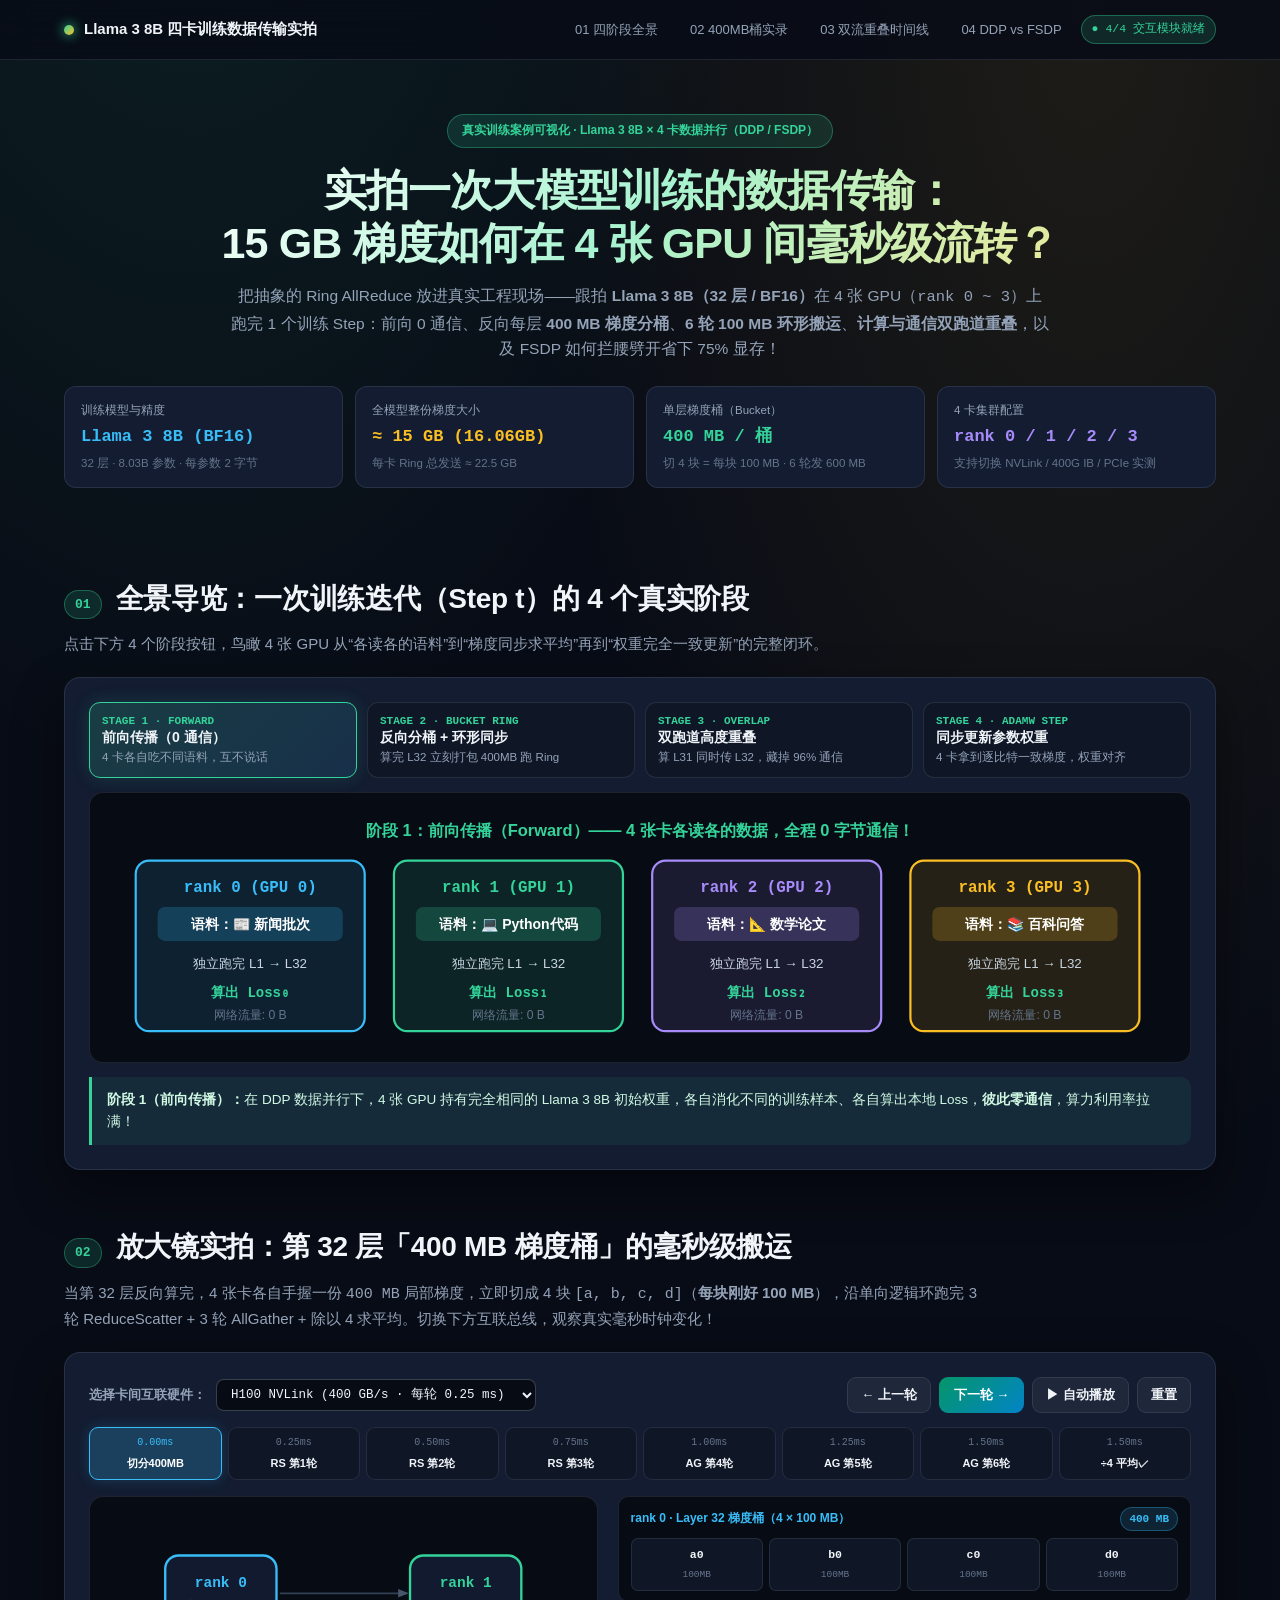
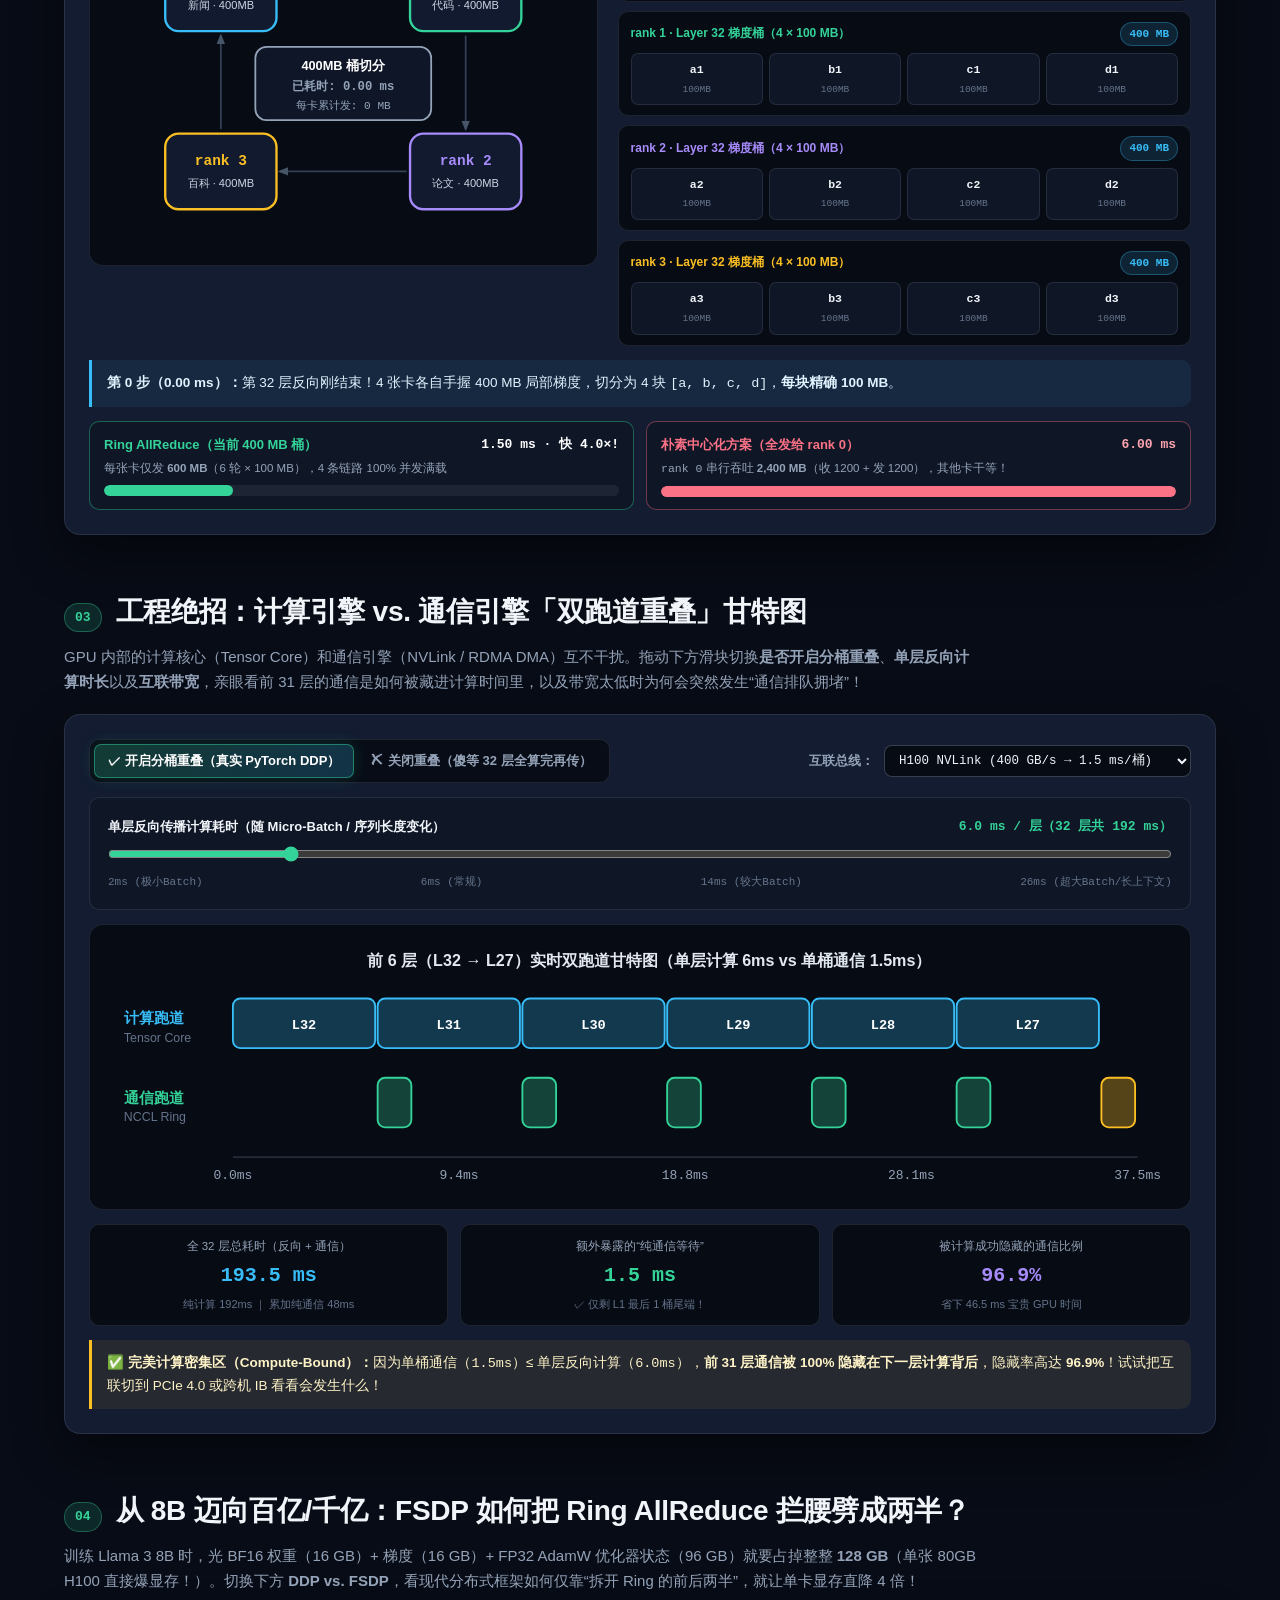
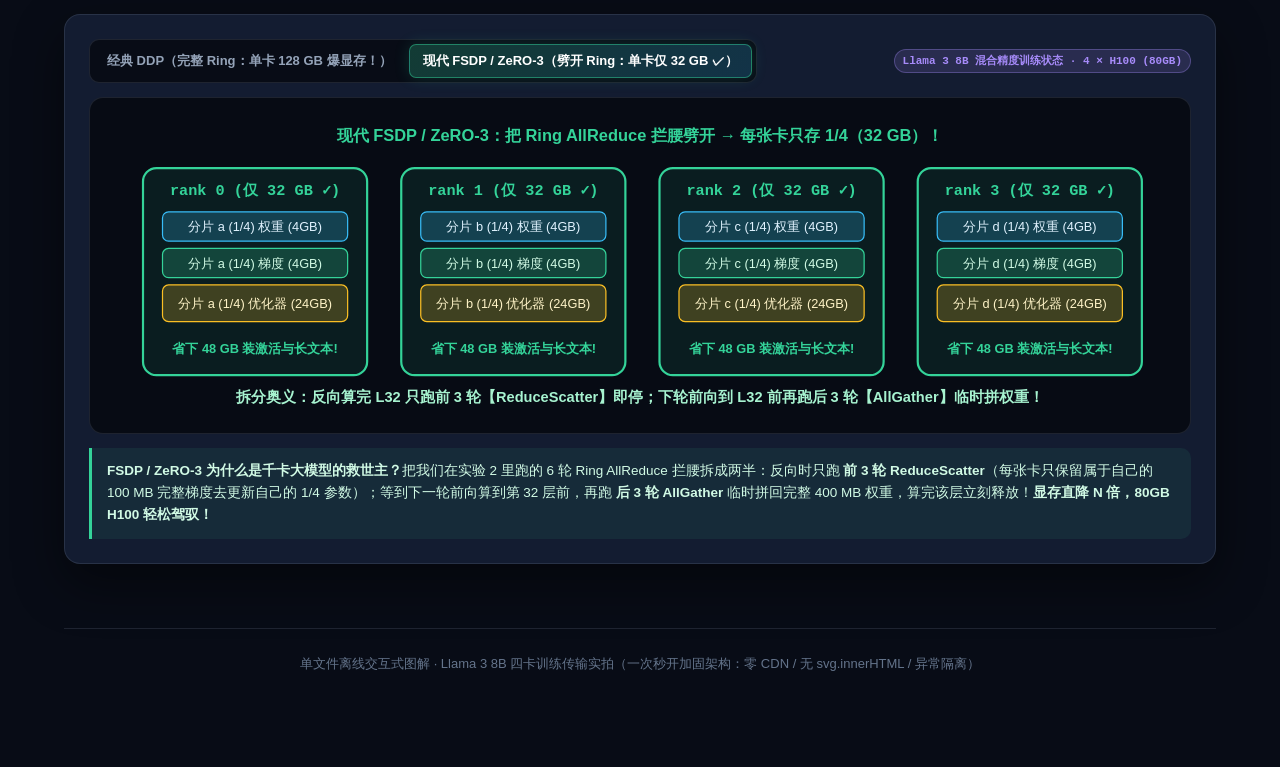
<file: articles/llm_training_transfer_demo.html>
<!DOCTYPE html>
<html lang="zh-CN">
<head>
<meta charset="UTF-8" />
<meta name="viewport" content="width=device-width, initial-scale=1.0" />
<title>实拍一次大模型训练的数据传输：Llama 3 8B 四卡 Ring AllReduce 与重叠流水线</title>
<style>
  :root {
    --bg: #080c16;
    --bg-elev: #0f1626;
    --card: #131c31;
    --border: rgba(148, 163, 184, 0.16);
    --border-strong: rgba(148, 163, 184, 0.34);
    --text: #f1f5f9;
    --text-muted: #94a3b8;
    --text-dim: #64748b;

    --cyan: #38bdf8;
    --cyan-soft: rgba(56, 189, 248, 0.14);
    --emerald: #34d399;
    --emerald-soft: rgba(52, 211, 153, 0.14);
    --violet: #a78bfa;
    --violet-soft: rgba(167, 139, 250, 0.15);
    --amber: #fbbf24;
    --amber-soft: rgba(251, 191, 36, 0.14);
    --rose: #fb7185;
    --rose-soft: rgba(251, 113, 133, 0.14);

    --radius: 16px;
    --radius-sm: 10px;
    --shadow: 0 20px 50px rgba(0, 0, 0, 0.45);
    --font-sans: -apple-system, BlinkMacSystemFont, "PingFang SC", "Hiragino Sans GB", "Microsoft YaHei", "Segoe UI", Roboto, sans-serif;
    --font-mono: ui-monospace, SFMono-Regular, "JetBrains Mono", Menlo, Monaco, Consolas, monospace;
  }

  * { box-sizing: border-box; margin: 0; padding: 0; }
  html { scroll-behavior: smooth; }

  body {
    font-family: var(--font-sans);
    background:
      radial-gradient(ellipse 80% 50% at 15% -10%, rgba(52, 211, 153, 0.12), transparent 60%),
      radial-gradient(ellipse 75% 50% at 85% 0%, rgba(251, 191, 36, 0.09), transparent 60%),
      var(--bg);
    color: var(--text);
    line-height: 1.65;
    min-height: 100vh;
    overflow-x: hidden;
  }

  .noscript-bar {
    background: #7f1d1d; color: #fecaca; padding: 14px 20px;
    text-align: center; font-size: 14px; font-weight: 600;
    border-bottom: 1px solid #ef4444;
  }

  /* Navbar */
  .navbar {
    position: sticky; top: 0; z-index: 100;
    backdrop-filter: blur(16px); -webkit-backdrop-filter: blur(16px);
    background: rgba(8, 12, 22, 0.82);
    border-bottom: 1px solid var(--border);
  }
  .nav-inner {
    max-width: 1200px; margin: 0 auto; padding: 12px 24px;
    display: flex; align-items: center; justify-content: space-between;
    gap: 14px; flex-wrap: wrap;
  }
  .brand {
    display: flex; align-items: center; gap: 10px;
    font-weight: 700; font-size: 15px; color: var(--text); text-decoration: none;
  }
  .brand-dot {
    width: 10px; height: 10px; border-radius: 50%;
    background: linear-gradient(135deg, var(--emerald), var(--amber));
    box-shadow: 0 0 12px var(--emerald);
  }
  .nav-links { display: flex; gap: 6px; flex-wrap: wrap; align-items: center; }
  .nav-links a {
    text-decoration: none; color: var(--text-muted); font-size: 13px; font-weight: 500;
    padding: 6px 12px; border-radius: 999px; transition: all 0.2s; border: 1px solid transparent;
  }
  .nav-links a:hover { color: var(--text); background: rgba(255,255,255,0.06); border-color: var(--border); }
  .status-pill {
    font-size: 11.5px; font-family: var(--font-mono); padding: 4px 10px;
    border-radius: 999px; background: var(--amber-soft); color: var(--amber);
    border: 1px solid rgba(251, 191, 36, 0.35);
  }
  .status-pill.ok {
    background: var(--emerald-soft); color: var(--emerald);
    border-color: rgba(52, 211, 153, 0.38);
  }

  /* Layout */
  .container { max-width: 1200px; margin: 0 auto; padding: 0 24px 96px; }

  /* Hero */
  .hero { padding: 54px 0 34px; text-align: center; }
  .hero-badge {
    display: inline-flex; align-items: center; gap: 8px;
    padding: 6px 14px; border-radius: 999px; font-size: 12px; font-weight: 600;
    color: var(--emerald); background: var(--emerald-soft);
    border: 1px solid rgba(52, 211, 153, 0.35); margin-bottom: 16px;
  }
  .hero h1 {
    font-size: clamp(26px, 4.1vw, 43px);
    font-weight: 800; letter-spacing: -0.02em; line-height: 1.22; margin-bottom: 14px;
    background: linear-gradient(135deg, #ffffff 10%, #a7f3d0 50%, #fde68a 100%);
    -webkit-background-clip: text; -webkit-text-fill-color: transparent;
  }
  .hero p { max-width: 820px; margin: 0 auto 22px; font-size: 15.5px; color: var(--text-muted); }

  /* Spec Banner */
  .spec-strip {
    display: grid; grid-template-columns: repeat(4, 1fr); gap: 12px; margin-top: 24px;
  }
  .spec-box {
    background: var(--card); border: 1px solid var(--border);
    border-radius: 12px; padding: 14px 16px; text-align: left;
  }
  .spec-box .sl { font-size: 11.5px; color: var(--text-muted); }
  .spec-box .sv { font-family: var(--font-mono); font-size: 17px; font-weight: 800; margin: 3px 0; }
  .spec-box .sd { font-size: 11.5px; color: var(--text-dim); }

  /* Sections */
  section { margin-top: 54px; scroll-margin-top: 76px; }
  .section-head { display: flex; align-items: baseline; gap: 14px; margin-bottom: 10px; }
  .section-num {
    font-family: var(--font-mono); font-size: 13px; font-weight: 700;
    color: var(--emerald); background: var(--emerald-soft);
    border: 1px solid rgba(52, 211, 153, 0.35); padding: 3px 10px; border-radius: 999px;
  }
  .section-head h2 { font-size: clamp(21px, 2.5vw, 28px); font-weight: 700; letter-spacing: -0.01em; }
  .section-desc { color: var(--text-muted); font-size: 15px; max-width: 920px; margin-bottom: 20px; }

  /* Cards & Tags */
  .card {
    background: var(--card); border: 1px solid var(--border);
    border-radius: var(--radius); padding: 24px; box-shadow: var(--shadow);
  }
  .card + .card { margin-top: 20px; }
  .card-sub {
    background: var(--bg-elev); border: 1px solid var(--border);
    border-radius: var(--radius-sm); padding: 18px;
  }
  .card-title {
    font-size: 16px; font-weight: 700; margin-bottom: 6px;
    display: flex; align-items: center; gap: 8px; flex-wrap: wrap;
  }
  .tag {
    font-size: 11px; font-family: var(--font-mono);
    padding: 2px 8px; border-radius: 999px; font-weight: 600;
  }
  .tag-cyan { background: var(--cyan-soft); color: var(--cyan); border: 1px solid rgba(56,189,248,0.32); }
  .tag-emerald { background: var(--emerald-soft); color: var(--emerald); border: 1px solid rgba(52,211,153,0.32); }
  .tag-violet { background: var(--violet-soft); color: var(--violet); border: 1px solid rgba(167,139,250,0.32); }
  .tag-amber { background: var(--amber-soft); color: var(--amber); border: 1px solid rgba(251,191,36,0.32); }
  .tag-rose { background: var(--rose-soft); color: var(--rose); border: 1px solid rgba(251,113,133,0.32); }

  /* Controls */
  .btn-group {
    display: inline-flex; background: var(--bg); padding: 4px;
    border-radius: 10px; border: 1px solid var(--border); gap: 4px; flex-wrap: wrap;
  }
  .btn {
    border: none; background: transparent; color: var(--text-muted);
    font-family: var(--font-sans); font-size: 13px; font-weight: 600;
    padding: 7px 13px; border-radius: 7px; cursor: pointer; transition: all 0.2s;
  }
  .btn:hover { color: var(--text); background: rgba(255,255,255,0.05); }
  .btn.active {
    background: linear-gradient(135deg, rgba(52,211,153,0.24), rgba(56,189,248,0.22));
    color: #fff; border: 1px solid rgba(52,211,153,0.48);
    box-shadow: 0 0 16px rgba(52,211,153,0.16);
  }
  .btn-action {
    background: linear-gradient(135deg, #059669, #0284c7);
    color: #fff; border: none; padding: 8px 15px; border-radius: 9px;
    font-size: 13px; font-weight: 700; cursor: pointer; transition: transform 0.15s, filter 0.2s;
  }
  .btn-action:hover { filter: brightness(1.12); transform: translateY(-1px); }
  .btn-action:disabled { opacity: 0.38; cursor: not-allowed; transform: none; }
  .btn-ghost {
    background: rgba(255,255,255,0.05); color: var(--text);
    border: 1px solid var(--border); padding: 8px 13px; border-radius: 9px;
    font-size: 13px; font-weight: 600; cursor: pointer; transition: all 0.2s;
  }
  .btn-ghost:hover { background: rgba(255,255,255,0.1); border-color: var(--border-strong); }

  select {
    background: #070b14; color: var(--text); border: 1px solid var(--border-strong);
    border-radius: 8px; padding: 7px 10px; font-family: var(--font-mono);
    font-size: 12.5px; outline: none;
  }
  input[type="range"] { width: 100%; accent-color: var(--emerald); cursor: pointer; }

  .flex-between { display: flex; justify-content: space-between; align-items: center; flex-wrap: wrap; gap: 12px; }
  .grid-2 { display: grid; grid-template-columns: 1fr 1fr; gap: 20px; align-items: start; }
  .grid-2-ring { display: grid; grid-template-columns: 0.94fr 1.06fr; gap: 20px; align-items: start; }

  .svg-stage {
    width: 100%; background: #070b14;
    border: 1px solid var(--border); border-radius: 14px;
    padding: 14px; overflow-x: auto; margin-top: 14px;
  }
  .callout-emerald {
    background: rgba(52, 211, 153, 0.08); border-left: 3px solid var(--emerald);
    border-radius: 0 10px 10px 0; padding: 12px 15px; font-size: 13.5px; color: #d1fae5; margin-top: 14px;
  }
  .callout-cyan {
    background: rgba(56, 189, 248, 0.08); border-left: 3px solid var(--cyan);
    border-radius: 0 10px 10px 0; padding: 12px 15px; font-size: 13.5px; color: #e0f2fe; margin-top: 14px;
  }
  .callout-amber {
    background: rgba(251, 191, 36, 0.08); border-left: 3px solid var(--amber);
    border-radius: 0 10px 10px 0; padding: 12px 15px; font-size: 13.5px; color: #fef3c7; margin-top: 14px;
  }

  /* Stage Selector */
  .stage-bar { display: grid; grid-template-columns: repeat(4, 1fr); gap: 10px; margin-bottom: 14px; }
  .stage-btn {
    background: var(--bg-elev); border: 1px solid var(--border);
    border-radius: 11px; padding: 12px; text-align: left; cursor: pointer;
    color: var(--text); transition: all 0.2s; font-family: var(--font-sans);
  }
  .stage-btn:hover { border-color: var(--border-strong); transform: translateY(-2px); }
  .stage-btn.active {
    background: linear-gradient(135deg, rgba(52,211,153,0.18), rgba(56,189,248,0.12));
    border-color: var(--emerald); box-shadow: 0 0 18px rgba(52,211,153,0.16);
  }
  .stage-btn .sn { font-family: var(--font-mono); font-size: 11px; color: var(--emerald); font-weight: 800; }
  .stage-btn .st { font-size: 14px; font-weight: 700; margin-top: 2px; }
  .stage-btn .sd { font-size: 11.5px; color: var(--text-muted); margin-top: 3px; }

  /* 8-step Bucket Timeline */
  .b-timeline { display: grid; grid-template-columns: repeat(8, 1fr); gap: 6px; margin-top: 14px; }
  .bt-item {
    background: var(--bg-elev); border: 1px solid var(--border);
    border-radius: 9px; padding: 7px 4px; text-align: center; cursor: pointer;
    font-size: 11px; transition: all 0.2s;
  }
  .bt-item:hover { border-color: var(--border-strong); }
  .bt-item.active {
    background: rgba(56,189,248,0.22); border-color: var(--cyan); color: #fff;
    box-shadow: 0 0 14px rgba(56,189,248,0.2);
  }
  .bt-item .tm { display: block; font-family: var(--font-mono); font-size: 10px; color: var(--text-dim); }
  .bt-item.active .tm { color: var(--cyan); }
  .bt-item strong { display: block; margin-top: 2px; }

  /* GPU Bucket Trays */
  .gpu-tray-list { display: flex; flex-direction: column; gap: 9px; }
  .gpu-tray {
    background: #070b14; border: 1px solid var(--border);
    border-radius: 10px; padding: 10px 12px;
  }
  .tray-head {
    display: flex; justify-content: space-between; align-items: center;
    font-size: 12px; font-weight: 700; margin-bottom: 7px;
  }
  .tray-chunks { display: grid; grid-template-columns: repeat(4, 1fr); gap: 6px; }
  .t-chunk {
    border-radius: 7px; padding: 7px 4px; text-align: center;
    font-family: var(--font-mono); font-size: 11.5px; font-weight: 700;
    border: 1px solid var(--border); background: var(--bg-elev); transition: all 0.25s;
  }
  .t-chunk .tc-sub { display: block; font-size: 9.5px; color: var(--text-dim); font-weight: 500; margin-top: 2px; }
  .t-chunk.upd {
    background: rgba(251,191,36,0.2); border-color: var(--amber); color: #fef3c7;
    transform: translateY(-2px); box-shadow: 0 0 12px rgba(251,191,36,0.24);
  }
  .t-chunk.full {
    background: rgba(52,211,153,0.18); border-color: var(--emerald); color: #d1fae5;
  }
  .t-chunk.avg {
    background: rgba(167,139,250,0.22); border-color: var(--violet); color: #fff;
  }

  /* Compare Mini Bars */
  .cmp-bar-grid { display: grid; grid-template-columns: 1fr 1fr; gap: 12px; margin-top: 14px; }
  .cmp-box {
    background: var(--bg-elev); border: 1px solid var(--border);
    border-radius: 10px; padding: 12px 14px;
  }
  .bar-track { height: 11px; background: rgba(255,255,255,0.06); border-radius: 999px; overflow: hidden; margin-top: 7px; }
  .bar-fill { height: 100%; border-radius: 999px; transition: width 0.3s ease; }

  /* Overlap Metrics */
  .kpi-row-3 { display: grid; grid-template-columns: repeat(3, 1fr); gap: 12px; margin-top: 14px; }
  .kpi-box {
    background: #070b14; border: 1px solid var(--border);
    border-radius: 10px; padding: 12px 14px; text-align: center;
  }
  .kpi-box .kl { font-size: 11.5px; color: var(--text-muted); }
  .kpi-box .kv { font-family: var(--font-mono); font-size: 20px; font-weight: 800; margin: 3px 0; }
  .kpi-box .ks { font-size: 11px; color: var(--text-dim); }

  footer {
    margin-top: 64px; text-align: center; font-size: 13px;
    color: var(--text-dim); border-top: 1px solid var(--border); padding-top: 24px;
  }

  @media (max-width: 960px) {
    .spec-strip, .stage-bar, .grid-2, .grid-2-ring, .cmp-bar-grid, .kpi-row-3 { grid-template-columns: 1fr; }
    .b-timeline { grid-template-columns: repeat(4, 1fr); }
  }
  @media (max-width: 560px) {
    .container { padding: 0 16px 64px; }
    .card { padding: 16px; }
    .b-timeline { grid-template-columns: repeat(2, 1fr); }
  }
</style>
  <meta name="ai-title" content="实拍一次大模型训练的数据传输：Llama 3 8B 四卡 Ring AllReduce 与重叠流水线" />
  <meta name="ai-category" content="训练与微调" />
  <meta name="ai-tags" content="大模型, FSDP, PyTorch" />
  <meta name="description" content="把抽象的 Ring AllReduce 放进真实工程现场——跟拍 Llama 3 8B（32 层 / BF16）在 4 张 GPU（rank 0 ~ 3）上跑完 1 个训练 Step：前向 0 通信、反向每层 400 MB 梯度分桶、6 轮 100 MB 环形搬运、计算与通信双跑道重叠，以及 FSDP 如何拦腰劈开省下…" />
  <meta name="ai-created" content="2026-11-28T15:04:43Z" />
  <meta name="ai-updated" content="2026-11-28T15:04:45Z" />
</head>
<body>

<noscript>
  <div class="noscript-bar">
    ⚠️ 当前预览环境禁用了 JavaScript。请右键此文件并用 Chrome / Edge / Firefox 浏览器打开以运行交互动画！
  </div>
</noscript>

<nav class="navbar">
  <div class="nav-inner">
    <a href="#" class="brand">
      <span class="brand-dot"></span>
      Llama 3 8B 四卡训练数据传输实拍
    </a>
    <div class="nav-links">
      <a href="#sec-overview">01 四阶段全景</a>
      <a href="#sec-bucket">02 400MB桶实录</a>
      <a href="#sec-overlap">03 双流重叠时间线</a>
      <a href="#sec-fsdp">04 DDP vs FSDP</a>
      <span class="status-pill" id="bootStatus">正在初始化…</span>
    </div>
  </div>
</nav>

<div class="container">

  <!-- HERO -->
  <header class="hero">
    <div class="hero-badge">真实训练案例可视化 · Llama 3 8B × 4 卡数据并行（DDP / FSDP）</div>
    <h1>实拍一次大模型训练的数据传输：<br />15 GB 梯度如何在 4 张 GPU 间毫秒级流转？</h1>
    <p>把抽象的 Ring AllReduce 放进真实工程现场——跟拍 <strong>Llama 3 8B（32 层 / BF16）</strong>在 4 张 GPU（<code>rank 0 ~ 3</code>）上跑完 1 个训练 Step：前向 0 通信、反向每层 <strong>400 MB 梯度分桶</strong>、<strong>6 轮 100 MB 环形搬运</strong>、<strong>计算与通信双跑道重叠</strong>，以及 FSDP 如何拦腰劈开省下 75% 显存！</p>

    <div class="spec-strip">
      <div class="spec-box">
        <div class="sl">训练模型与精度</div>
        <div class="sv" style="color:var(--cyan);">Llama 3 8B (BF16)</div>
        <div class="sd">32 层 · 8.03B 参数 · 每参数 2 字节</div>
      </div>
      <div class="spec-box">
        <div class="sl">全模型整份梯度大小</div>
        <div class="sv" style="color:var(--amber);">≈ 15 GB (16.06GB)</div>
        <div class="sd">每卡 Ring 总发送 ≈ 22.5 GB</div>
      </div>
      <div class="spec-box">
        <div class="sl">单层梯度桶（Bucket）</div>
        <div class="sv" style="color:var(--emerald);">400 MB / 桶</div>
        <div class="sd">切 4 块 = 每块 100 MB · 6 轮发 600 MB</div>
      </div>
      <div class="spec-box">
        <div class="sl">4 卡集群配置</div>
        <div class="sv" style="color:var(--violet);">rank 0 / 1 / 2 / 3</div>
        <div class="sd">支持切换 NVLink / 400G IB / PCIe 实测</div>
      </div>
    </div>
  </header>

  <!-- ========================================================
       SECTION 01: 4-STAGE STORYBOARD OF ONE TRAINING STEP
       ======================================================== -->
  <section id="sec-overview">
    <div class="section-head">
      <span class="section-num">01</span>
      <h2>全景导览：一次训练迭代（Step t）的 4 个真实阶段</h2>
    </div>
    <p class="section-desc">
      点击下方 4 个阶段按钮，鸟瞰 4 张 GPU 从“各读各的语料”到“梯度同步求平均”再到“权重完全一致更新”的完整闭环。
    </p>

    <div class="card">
      <div class="stage-bar" id="storyTabs">
        <button class="stage-btn active" data-st="0">
          <div class="sn">STAGE 1 · FORWARD</div>
          <div class="st">前向传播（0 通信）</div>
          <div class="sd">4 卡各自吃不同语料，互不说话</div>
        </button>
        <button class="stage-btn" data-st="1">
          <div class="sn">STAGE 2 · BUCKET RING</div>
          <div class="st">反向分桶 + 环形同步</div>
          <div class="sd">算完 L32 立刻打包 400MB 跑 Ring</div>
        </button>
        <button class="stage-btn" data-st="2">
          <div class="sn">STAGE 3 · OVERLAP</div>
          <div class="st">双跑道高度重叠</div>
          <div class="sd">算 L31 同时传 L32，藏掉 96% 通信</div>
        </button>
        <button class="stage-btn" data-st="3">
          <div class="sn">STAGE 4 · ADAMW STEP</div>
          <div class="st">同步更新参数权重</div>
          <div class="sd">4 卡拿到逐比特一致梯度，权重对齐</div>
        </button>
      </div>

      <div class="svg-stage" id="storySvgWrap"></div>
      <div id="storyExplain" class="callout-emerald"></div>
    </div>
  </section>

  <!-- ========================================================
       SECTION 02: ZOOM INTO 400MB BUCKET (6 ROUNDS + LIVE CLOCK)
       ======================================================== -->
  <section id="sec-bucket">
    <div class="section-head">
      <span class="section-num">02</span>
      <h2>放大镜实拍：第 32 层「400 MB 梯度桶」的毫秒级搬运</h2>
    </div>
    <p class="section-desc">
      当第 32 层反向算完，4 张卡各自手握一份 <code>400 MB</code> 局部梯度，立即切成 4 块 <code>[a, b, c, d]</code>（<strong>每块刚好 100 MB</strong>），沿单向逻辑环跑完 3 轮 ReduceScatter + 3 轮 AllGather + 除以 4 求平均。切换下方互联总线，观察真实毫秒时钟变化！
    </p>

    <div class="card">
      <div class="flex-between">
        <div style="display:flex;align-items:center;gap:10px;flex-wrap:wrap;">
          <span style="font-size:13px;font-weight:700;color:var(--text-muted);">选择卡间互联硬件：</span>
          <select id="bucketLinkSel">
            <option value="nvlink" selected>H100 NVLink (400 GB/s · 每轮 0.25 ms)</option>
            <option value="ib">跨机 IB 400G (50 GB/s · 每轮 2.00 ms)</option>
            <option value="pcie">普通 PCIe 4.0 (25 GB/s · 每轮 4.00 ms)</option>
          </select>
        </div>
        <div style="display:flex;gap:8px;flex-wrap:wrap;">
          <button class="btn-ghost" id="btnBPrev">← 上一轮</button>
          <button class="btn-action" id="btnBNext">下一轮 →</button>
          <button class="btn-ghost" id="btnBPlay">▶ 自动播放</button>
          <button class="btn-ghost" id="btnBReset">重置</button>
        </div>
      </div>

      <!-- 8-Step Clickable Timeline -->
      <div class="b-timeline" id="bucketTimeline">
        <div class="bt-item active" data-bs="0"><span class="tm" id="btm0">0.00ms</span><strong>切分400MB</strong></div>
        <div class="bt-item" data-bs="1"><span class="tm" id="btm1">0.25ms</span><strong>RS 第1轮</strong></div>
        <div class="bt-item" data-bs="2"><span class="tm" id="btm2">0.50ms</span><strong>RS 第2轮</strong></div>
        <div class="bt-item" data-bs="3"><span class="tm" id="btm3">0.75ms</span><strong>RS 第3轮</strong></div>
        <div class="bt-item" data-bs="4"><span class="tm" id="btm4">1.00ms</span><strong>AG 第4轮</strong></div>
        <div class="bt-item" data-bs="5"><span class="tm" id="btm5">1.25ms</span><strong>AG 第5轮</strong></div>
        <div class="bt-item" data-bs="6"><span class="tm" id="btm6">1.50ms</span><strong>AG 第6轮</strong></div>
        <div class="bt-item" data-bs="7"><span class="tm" id="btm7">1.50ms</span><strong>÷4 平均✓</strong></div>
      </div>

      <div class="grid-2-ring" style="margin-top:16px;">
        <div>
          <div class="svg-stage" style="margin-top:0;" id="bucketRingSvgWrap"></div>
        </div>
        <div class="gpu-tray-list" id="bucketGpuTrays"></div>
      </div>

      <div id="bucketExplain" class="callout-cyan"></div>

      <!-- Ring vs Naive Comparison for this 400 MB bucket -->
      <div class="cmp-bar-grid" id="bucketCmpGrid"></div>
    </div>
  </section>

  <!-- ========================================================
       SECTION 03: COMPUTE-COMMUNICATION OVERLAP GANTT SIMULATOR
       ======================================================== -->
  <section id="sec-overlap">
    <div class="section-head">
      <span class="section-num">03</span>
      <h2>工程绝招：计算引擎 vs. 通信引擎「双跑道重叠」甘特图</h2>
    </div>
    <p class="section-desc">
      GPU 内部的计算核心（Tensor Core）和通信引擎（NVLink / RDMA DMA）互不干扰。拖动下方滑块切换<strong>是否开启分桶重叠</strong>、<strong>单层反向计算时长</strong>以及<strong>互联带宽</strong>，亲眼看前 31 层的通信是如何被藏进计算时间里，以及带宽太低时为何会突然发生“通信排队拥堵”！
    </p>

    <div class="card">
      <div class="flex-between" style="margin-bottom:14px;">
        <div class="btn-group" id="overlapModeTabs">
          <button class="btn active" data-om="on">✓ 开启分桶重叠（真实 PyTorch DDP）</button>
          <button class="btn" data-om="off">✗ 关闭重叠（傻等 32 层全算完再传）</button>
        </div>
        <div style="display:flex;align-items:center;gap:10px;flex-wrap:wrap;">
          <span style="font-size:12.5px;color:var(--text-muted);font-weight:700;">互联总线：</span>
          <select id="ovLinkSel">
            <option value="nvlink" selected>H100 NVLink (400 GB/s → 1.5 ms/桶)</option>
            <option value="ib">跨机 IB 400G (50 GB/s → 12.0 ms/桶)</option>
            <option value="pcie">普通 PCIe 4.0 (25 GB/s → 24.0 ms/桶)</option>
          </select>
        </div>
      </div>

      <div class="card-sub" style="margin-bottom:14px;">
        <div class="flex-between" style="font-size:13px;font-weight:600;margin-bottom:6px;">
          <span>单层反向传播计算耗时（随 Micro-Batch / 序列长度变化）</span>
          <span style="font-family:var(--font-mono);color:var(--emerald);font-weight:800;" id="ovCompVal">6.0 ms / 层（32 层共 192 ms）</span>
        </div>
        <input type="range" id="ovCompSlider" min="2" max="26" step="1" value="6" />
        <div style="display:flex;justify-content:space-between;font-size:11px;font-family:var(--font-mono);color:var(--text-dim);margin-top:3px;">
          <span>2ms (极小Batch)</span><span>6ms (常规)</span><span>14ms (较大Batch)</span><span>26ms (超大Batch/长上下文)</span>
        </div>
      </div>

      <!-- Dual-Track Gantt SVG -->
      <div class="svg-stage" id="ganttSvgWrap"></div>

      <!-- 3 Live Telemetry KPIs -->
      <div class="kpi-row-3" id="overlapKpis"></div>

      <div id="overlapNote" class="callout-amber"></div>
    </div>
  </section>

  <!-- ========================================================
       SECTION 04: DDP VS FSDP (ZERO-3) MEMORY & RING SPLIT
       ======================================================== -->
  <section id="sec-fsdp">
    <div class="section-head">
      <span class="section-num">04</span>
      <h2>从 8B 迈向百亿/千亿：FSDP 如何把 Ring AllReduce 拦腰劈成两半？</h2>
    </div>
    <p class="section-desc">
      训练 Llama 3 8B 时，光 BF16 权重（16 GB）+ 梯度（16 GB）+ FP32 AdamW 优化器状态（96 GB）就要占掉整整 <strong>128 GB</strong>（单张 80GB H100 直接爆显存！）。切换下方 <strong>DDP vs. FSDP</strong>，看现代分布式框架如何仅靠“拆开 Ring 的前后两半”，就让单卡显存直降 4 倍！
    </p>

    <div class="card">
      <div class="flex-between" style="margin-bottom:14px;">
        <div class="btn-group" id="fsdpTabs">
          <button class="btn" data-ft="ddp">经典 DDP（完整 Ring：单卡 128 GB 爆显存！）</button>
          <button class="btn active" data-ft="fsdp">现代 FSDP / ZeRO-3（劈开 Ring：单卡仅 32 GB ✓）</button>
        </div>
        <span class="tag tag-violet">Llama 3 8B 混合精度训练状态 · 4 × H100 (80GB)</span>
      </div>

      <div class="svg-stage" id="fsdpSvgWrap"></div>
      <div id="fsdpNote" class="callout-emerald"></div>
    </div>
  </section>

  <footer>
    单文件离线交互式图解 · Llama 3 8B 四卡训练传输实拍（一次秒开加固架构：零 CDN / 无 svg.innerHTML / 异常隔离）
  </footer>
</div>

<script>
(function() {
  'use strict';

  function renderSvgInto(wrapId, viewBox, minW, inner) {
    var el = document.getElementById(wrapId);
    if (!el) return;
    el.innerHTML =
      '<svg xmlns="http://www.w3.org/2000/svg" viewBox="' + viewBox + '" width="100%" ' +
      'style="min-width:' + minW + 'px;display:block;">' + inner + '</svg>';
  }

  /* =========================================================
     MODULE 1: 4-STAGE OVERVIEW STORYBOARD
     ========================================================= */
  var STORIES = [
    {
      svg:
        '<text x="440" y="24" fill="#34d399" font-size="13.5" font-weight="800" text-anchor="middle">阶段 1：前向传播（Forward）—— 4 张卡各读各的数据，全程 0 字节通信！</text>' +
        '<g transform="translate(26, 44)">' +
          '<rect x="0" y="0" width="188" height="140" rx="11" fill="rgba(56,189,248,0.12)" stroke="#38bdf8" stroke-width="1.8"/>' +
          '<text x="94" y="26" fill="#38bdf8" font-size="13" font-family="monospace" font-weight="800" text-anchor="middle">rank 0 (GPU 0)</text>' +
          '<rect x="18" y="38" width="152" height="28" rx="6" fill="rgba(56,189,248,0.2)"/>' +
          '<text x="94" y="56" fill="#fff" font-size="11.5" font-weight="700" text-anchor="middle">语料：📰 新闻批次</text>' +
          '<text x="94" y="88" fill="#cbd5e1" font-size="11" text-anchor="middle">独立跑完 L1 → L32</text>' +
          '<text x="94" y="112" fill="#34d399" font-size="11.5" font-family="monospace" font-weight="700" text-anchor="middle">算出 Loss₀</text>' +
          '<text x="94" y="130" fill="#64748b" font-size="10" text-anchor="middle">网络流量: 0 B</text>' +
        '</g>' +
        '<g transform="translate(238, 44)">' +
          '<rect x="0" y="0" width="188" height="140" rx="11" fill="rgba(52,211,153,0.12)" stroke="#34d399" stroke-width="1.8"/>' +
          '<text x="94" y="26" fill="#34d399" font-size="13" font-family="monospace" font-weight="800" text-anchor="middle">rank 1 (GPU 1)</text>' +
          '<rect x="18" y="38" width="152" height="28" rx="6" fill="rgba(52,211,153,0.2)"/>' +
          '<text x="94" y="56" fill="#fff" font-size="11.5" font-weight="700" text-anchor="middle">语料：💻 Python代码</text>' +
          '<text x="94" y="88" fill="#cbd5e1" font-size="11" text-anchor="middle">独立跑完 L1 → L32</text>' +
          '<text x="94" y="112" fill="#34d399" font-size="11.5" font-family="monospace" font-weight="700" text-anchor="middle">算出 Loss₁</text>' +
          '<text x="94" y="130" fill="#64748b" font-size="10" text-anchor="middle">网络流量: 0 B</text>' +
        '</g>' +
        '<g transform="translate(450, 44)">' +
          '<rect x="0" y="0" width="188" height="140" rx="11" fill="rgba(167,139,250,0.12)" stroke="#a78bfa" stroke-width="1.8"/>' +
          '<text x="94" y="26" fill="#a78bfa" font-size="13" font-family="monospace" font-weight="800" text-anchor="middle">rank 2 (GPU 2)</text>' +
          '<rect x="18" y="38" width="152" height="28" rx="6" fill="rgba(167,139,250,0.2)"/>' +
          '<text x="94" y="56" fill="#fff" font-size="11.5" font-weight="700" text-anchor="middle">语料：📐 数学论文</text>' +
          '<text x="94" y="88" fill="#cbd5e1" font-size="11" text-anchor="middle">独立跑完 L1 → L32</text>' +
          '<text x="94" y="112" fill="#34d399" font-size="11.5" font-family="monospace" font-weight="700" text-anchor="middle">算出 Loss₂</text>' +
          '<text x="94" y="130" fill="#64748b" font-size="10" text-anchor="middle">网络流量: 0 B</text>' +
        '</g>' +
        '<g transform="translate(662, 44)">' +
          '<rect x="0" y="0" width="188" height="140" rx="11" fill="rgba(251,191,36,0.12)" stroke="#fbbf24" stroke-width="1.8"/>' +
          '<text x="94" y="26" fill="#fbbf24" font-size="13" font-family="monospace" font-weight="800" text-anchor="middle">rank 3 (GPU 3)</text>' +
          '<rect x="18" y="38" width="152" height="28" rx="6" fill="rgba(251,191,36,0.2)"/>' +
          '<text x="94" y="56" fill="#fff" font-size="11.5" font-weight="700" text-anchor="middle">语料：📚 百科问答</text>' +
          '<text x="94" y="88" fill="#cbd5e1" font-size="11" text-anchor="middle">独立跑完 L1 → L32</text>' +
          '<text x="94" y="112" fill="#34d399" font-size="11.5" font-family="monospace" font-weight="700" text-anchor="middle">算出 Loss₃</text>' +
          '<text x="94" y="130" fill="#64748b" font-size="10" text-anchor="middle">网络流量: 0 B</text>' +
        '</g>',
      note: '<strong>阶段 1（前向传播）：</strong>在 DDP 数据并行下，4 张 GPU 持有完全相同的 Llama 3 8B 初始权重，各自消化不同的训练样本、各自算出本地 Loss，<strong>彼此零通信</strong>，算力利用率拉满！'
    },
    {
      svg:
        '<text x="440" y="24" fill="#38bdf8" font-size="13.5" font-weight="800" text-anchor="middle">阶段 2：反向从 L32 倒算 → 每凑满 400 MB 梯度桶立刻发车跑 Ring AllReduce！</text>' +
        '<rect x="32" y="52" width="188" height="118" rx="11" fill="rgba(167,139,250,0.14)" stroke="#a78bfa" stroke-width="1.8"/>' +
        '<text x="126" y="82" fill="#ede9fe" font-size="13" font-weight="700" text-anchor="middle">反向刚算完 Layer 32</text>' +
        '<text x="126" y="106" fill="#c4b5fd" font-size="12" font-family="monospace" text-anchor="middle">每卡产出 400 MB 梯度</text>' +
        '<text x="126" y="130" fill="#94a3b8" font-size="11" text-anchor="middle">绝不等 15GB 全算完!</text>' +
        '<text x="126" y="150" fill="#fbbf24" font-size="11" font-weight="700" text-anchor="middle">立即打包成 Bucket #1</text>' +
        '<line x1="220" y1="111" x2="270" y2="111" stroke="#38bdf8" stroke-width="2.4"/>' +
        '<polygon points="270,105 282,111 270,117" fill="#38bdf8"/>' +
        '<rect x="284" y="46" width="320" height="130" rx="12" fill="rgba(56,189,248,0.14)" stroke="#38bdf8" stroke-width="2"/>' +
        '<text x="444" y="74" fill="#fff" font-size="13.5" font-weight="800" text-anchor="middle">后台异步拉起 Ring AllReduce</text>' +
        '<text x="444" y="98" fill="#7dd3fc" font-size="12" font-family="monospace" text-anchor="middle">400MB 切 4 块 = 每块 100MB</text>' +
        '<text x="444" y="122" fill="#d1fae5" font-size="11.5" text-anchor="middle">3 轮 ReduceScatter + 3 轮 AllGather</text>' +
        '<text x="444" y="144" fill="#fbbf24" font-size="12" font-family="monospace" font-weight="700" text-anchor="middle">每卡仅发 600MB → NVLink 仅 1.50 ms!</text>' +
        '<line x1="604" y1="111" x2="650" y2="111" stroke="#34d399" stroke-width="2.4"/>' +
        '<polygon points="650,105 662,111 650,117" fill="#34d399"/>' +
        '<rect x="664" y="52" width="188" height="118" rx="11" fill="rgba(52,211,153,0.16)" stroke="#34d399" stroke-width="2"/>' +
        '<text x="758" y="84" fill="#fff" font-size="13" font-weight="800" text-anchor="middle">L32 梯度对齐 ✓</text>' +
        '<text x="758" y="108" fill="#a7f3d0" font-size="11.5" font-family="monospace" text-anchor="middle">g_avg = Σg / 4</text>' +
        '<text x="758" y="132" fill="#cbd5e1" font-size="11" text-anchor="middle">4 张卡得到完全一致的</text>' +
        '<text x="758" y="150" fill="#34d399" font-size="11.5" font-weight="700" text-anchor="middle">400 MB 平均梯度</text>',
      note: '<strong>阶段 2（梯度分桶 + 异步 Ring）：</strong>为了避免“每次只传 1 个小矩阵延迟太高”或“攒齐 15 GB 再传太晚”，PyTorch DDP 按固定容量桶（Bucket，本例按单层 ~400 MB 展示）一满就发车，具体 6 轮细节见下方实验 2！'
    },
    {
      svg:
        '<text x="440" y="24" fill="#fbbf24" font-size="13.5" font-weight="800" text-anchor="middle">阶段 3：计算与通信双跑道并行（Overlap）—— 前 31 层通信被完美隐藏！</text>' +
        '<text x="24" y="76" fill="#38bdf8" font-size="12" font-weight="800">计算跑道:</text>' +
        '<rect x="96" y="54" width="128" height="34" rx="6" fill="rgba(56,189,248,0.25)" stroke="#38bdf8"/>' +
        '<text x="160" y="76" fill="#fff" font-size="11.5" font-weight="700" text-anchor="middle">算 L32 反向</text>' +
        '<rect x="230" y="54" width="128" height="34" rx="6" fill="rgba(56,189,248,0.25)" stroke="#38bdf8"/>' +
        '<text x="294" y="76" fill="#fff" font-size="11.5" font-weight="700" text-anchor="middle">算 L31 反向</text>' +
        '<rect x="364" y="54" width="128" height="34" rx="6" fill="rgba(56,189,248,0.25)" stroke="#38bdf8"/>' +
        '<text x="428" y="76" fill="#fff" font-size="11.5" font-weight="700" text-anchor="middle">算 L30 反向</text>' +
        '<text x="530" y="76" fill="#94a3b8" font-size="16" font-weight="800" text-anchor="middle">……</text>' +
        '<rect x="568" y="54" width="128" height="34" rx="6" fill="rgba(56,189,248,0.25)" stroke="#38bdf8"/>' +
        '<text x="632" y="76" fill="#fff" font-size="11.5" font-weight="700" text-anchor="middle">算 L1 反向</text>' +
        '<rect x="752" y="54" width="104" height="34" rx="6" fill="rgba(167,139,250,0.3)" stroke="#a78bfa"/>' +
        '<text x="804" y="76" fill="#fff" font-size="11.5" font-weight="700" text-anchor="middle">AdamW更新</text>' +

        '<text x="24" y="130" fill="#34d399" font-size="12" font-weight="800">通信跑道:</text>' +
        '<rect x="230" y="108" width="46" height="34" rx="6" fill="rgba(52,211,153,0.28)" stroke="#34d399"/>' +
        '<text x="253" y="129" fill="#d1fae5" font-size="10" font-weight="700" text-anchor="middle">传L32</text>' +
        '<rect x="364" y="108" width="46" height="34" rx="6" fill="rgba(52,211,153,0.28)" stroke="#34d399"/>' +
        '<text x="387" y="129" fill="#d1fae5" font-size="10" font-weight="700" text-anchor="middle">传L31</text>' +
        '<rect x="498" y="108" width="46" height="34" rx="6" fill="rgba(52,211,153,0.28)" stroke="#34d399"/>' +
        '<text x="521" y="129" fill="#d1fae5" font-size="10" font-weight="700" text-anchor="middle">传L30</text>' +
        '<rect x="700" y="108" width="46" height="34" rx="6" fill="rgba(251,191,36,0.32)" stroke="#fbbf24" stroke-width="1.8"/>' +
        '<text x="723" y="129" fill="#fef3c7" font-size="10" font-weight="800" text-anchor="middle">传L1!</text>' +

        '<rect x="230" y="156" width="466" height="28" rx="7" fill="rgba(52,211,153,0.1)" stroke="rgba(52,211,153,0.35)"/>' +
        '<text x="463" y="174" fill="#34d399" font-size="11.5" font-weight="700" text-anchor="middle">▲ 前 31 层的通信全部被“藏”在下一层反向计算时间里（0 额外等待）</text>' +
        '<text x="723" y="174" fill="#fbbf24" font-size="11" font-weight="700" text-anchor="middle">仅暴露 1.5ms 尾端!</text>',
      note: '<strong>阶段 3（双流重叠）：</strong>全模型 32 层约 15 GB 梯度，Ring 总通信时长在 NVLink 上约 56 ms，但因为与反向计算双跑道重叠，真正让 GPU 空等出来的只剩最后 L1 那 <strong>1.5 ms 小尾巴</strong>！下方实验 3 可以亲自拉动带宽看它什么时候会被撑爆。'
    },
    {
      svg:
        '<text x="440" y="24" fill="#a78bfa" font-size="13.5" font-weight="800" text-anchor="middle">阶段 4：同步更新权重 —— 4 张卡的新模型权重依然 100% 逐比特一致！</text>' +
        '<rect x="250" y="42" width="380" height="36" rx="9" fill="rgba(52,211,153,0.18)" stroke="#34d399" stroke-width="1.8"/>' +
        '<text x="440" y="65" fill="#d1fae5" font-size="12.5" font-family="monospace" font-weight="800" text-anchor="middle">全套 8.03B 平均梯度 g_avg 在 4 张卡上完全相同 ✓</text>' +
        '<g transform="translate(36, 98)">' +
          '<rect x="0" y="0" width="184" height="82" rx="10" fill="rgba(167,139,250,0.16)" stroke="#a78bfa" stroke-width="1.8"/>' +
          '<text x="92" y="26" fill="#38bdf8" font-size="12.5" font-family="monospace" font-weight="800" text-anchor="middle">rank 0</text>' +
          '<text x="92" y="48" fill="#fff" font-size="11.5" font-family="monospace" text-anchor="middle">W_new = AdamW(W, g_avg)</text>' +
          '<text x="92" y="69" fill="#34d399" font-size="11" font-weight="700" text-anchor="middle">权重指纹: #A9F3 ✓</text>' +
        '</g>' +
        '<g transform="translate(244, 98)">' +
          '<rect x="0" y="0" width="184" height="82" rx="10" fill="rgba(167,139,250,0.16)" stroke="#a78bfa" stroke-width="1.8"/>' +
          '<text x="92" y="26" fill="#34d399" font-size="12.5" font-family="monospace" font-weight="800" text-anchor="middle">rank 1</text>' +
          '<text x="92" y="48" fill="#fff" font-size="11.5" font-family="monospace" text-anchor="middle">W_new = AdamW(W, g_avg)</text>' +
          '<text x="92" y="69" fill="#34d399" font-size="11" font-weight="700" text-anchor="middle">权重指纹: #A9F3 ✓</text>' +
        '</g>' +
        '<g transform="translate(452, 98)">' +
          '<rect x="0" y="0" width="184" height="82" rx="10" fill="rgba(167,139,250,0.16)" stroke="#a78bfa" stroke-width="1.8"/>' +
          '<text x="92" y="26" fill="#a78bfa" font-size="12.5" font-family="monospace" font-weight="800" text-anchor="middle">rank 2</text>' +
          '<text x="92" y="48" fill="#fff" font-size="11.5" font-family="monospace" text-anchor="middle">W_new = AdamW(W, g_avg)</text>' +
          '<text x="92" y="69" fill="#34d399" font-size="11" font-weight="700" text-anchor="middle">权重指纹: #A9F3 ✓</text>' +
        '</g>' +
        '<g transform="translate(660, 98)">' +
          '<rect x="0" y="0" width="184" height="82" rx="10" fill="rgba(167,139,250,0.16)" stroke="#a78bfa" stroke-width="1.8"/>' +
          '<text x="92" y="26" fill="#fbbf24" font-size="12.5" font-family="monospace" font-weight="800" text-anchor="middle">rank 3</text>' +
          '<text x="92" y="48" fill="#fff" font-size="11.5" font-family="monospace" text-anchor="middle">W_new = AdamW(W, g_avg)</text>' +
          '<text x="92" y="69" fill="#34d399" font-size="11" font-weight="700" text-anchor="middle">权重指纹: #A9F3 ✓</text>' +
        '</g>',
      note: '<strong>阶段 4（同步更新权重）：</strong>因为起始权重 <code>W</code> 相同，同步后的平均梯度 <code>g_avg</code> 也完全相同，4 张卡各自本地跑完 <code>AdamW.step()</code> 后，得到的新权重 <code>W_new</code> 依然 100% 一致，立刻进入下一轮 <code>Step t+1</code>！（相当于单卡用 4 倍大的 Batch 完美训练了一步！）'
    }
  ];

  function initStory() {
    function render(idx) {
      var s = STORIES[idx];
      renderSvgInto('storySvgWrap', '0 0 880 198', 680, s.svg);
      document.getElementById('storyExplain').innerHTML = s.note;
    }
    var tabs = document.getElementById('storyTabs');
    tabs.addEventListener('click', function(e) {
      var btn = e.target.closest('button[data-st]');
      if (!btn) return;
      var all = tabs.querySelectorAll('button');
      for (var i = 0; i < all.length; i++) all[i].classList.remove('active');
      btn.classList.add('active');
      render(parseInt(btn.getAttribute('data-st'), 10));
    });
    render(0);
  }

  /* =========================================================
     MODULE 2: 400 MB BUCKET 6-ROUND RING SIMULATOR
     ========================================================= */
  var LINK_SPECS = {
    nvlink: { name: 'H100 NVLink (400 GB/s)', bw: 400, roundMs: 0.25 },
    ib:     { name: '跨机 IB 400G (50 GB/s)', bw: 50,  roundMs: 2.00 },
    pcie:   { name: '普通 PCIe 4.0 (25 GB/s)', bw: 25, roundMs: 4.00 }
  };

  function buildBucketStates() {
    var N = 4;
    var labels = ['a', 'b', 'c', 'd'];
    // Track which ranks are summed into each chunk: bitmask or array of rank indices
    function initRanks() {
      var res = [];
      for (var r = 0; r < N; r++) {
        var row = [];
        for (var c = 0; c < N; c++) row.push([r]);
        res.push(row);
      }
      return res;
    }
    function cloneGrid(g) {
      return g.map(function(row) { return row.map(function(cell) { return cell.slice(); }); });
    }
    function emptyBool() {
      return [
        [false,false,false,false],[false,false,false,false],
        [false,false,false,false],[false,false,false,false]
      ];
    }

    var states = [];
    states.push({ step: 0, phase: 'init', grid: initRanks(), upd: emptyBool(), arrows: [] });

    // ReduceScatter: 3 rounds (k = 0..2)
    for (var k = 0; k < N - 1; k++) {
      var prev = states[states.length - 1].grid;
      var next = cloneGrid(prev);
      var upd = emptyBool();
      var arrows = [];
      for (var g = 0; g < N; g++) {
        var cIdx = (g - k + N) % N;
        var dst = (g + 1) % N;
        var sentList = prev[g][cIdx].slice();
        next[dst][cIdx] = prev[dst][cIdx].concat(sentList);
        upd[dst][cIdx] = true;
        arrows.push({ from: g, to: dst, cIdx: cIdx, lbl: labels[cIdx], count: sentList.length });
      }
      states.push({ step: k + 1, phase: 'rs', grid: next, upd: upd, arrows: arrows });
    }

    // AllGather: 3 rounds (m = 0..2)
    for (var m = 0; m < N - 1; m++) {
      var prev2 = states[states.length - 1].grid;
      var next2 = cloneGrid(prev2);
      var upd2 = emptyBool();
      var arrows2 = [];
      for (var g2 = 0; g2 < N; g2++) {
        var cIdx2 = (g2 + 1 - m + N) % N;
        var dst2 = (g2 + 1) % N;
        next2[dst2][cIdx2] = [0, 1, 2, 3];
        upd2[dst2][cIdx2] = true;
        arrows2.push({ from: g2, to: dst2, cIdx: cIdx2, lbl: labels[cIdx2].toUpperCase(), count: 4 });
      }
      states.push({ step: N + m, phase: 'ag', grid: next2, upd: upd2, arrows: arrows2 });
    }

    // Final Step 7: Divide by 4 (Avg)
    states.push({
      step: 7, phase: 'avg',
      grid: cloneGrid(states[states.length - 1].grid),
      upd: emptyBool(), arrows: []
    });
    return states;
  }

  function initBucketSim() {
    var states = buildBucketStates();
    var step = 0;
    var linkKey = 'nvlink';
    var timer = null;
    var chunkNames = ['a', 'b', 'c', 'd'];
    var gpuCols = ['#38bdf8', '#34d399', '#a78bfa', '#fbbf24'];
    var gpuCorpus = ['新闻', '代码', '论文', '百科'];

    function stopTimer() {
      if (timer) { clearInterval(timer); timer = null; }
      document.getElementById('btnBPlay').textContent = '▶ 自动播放';
    }

    function fmtCellLabel(cIdx, list, isAvg) {
      var ch = chunkNames[cIdx];
      if (isAvg) return ch.toUpperCase() + '/4';
      if (list.length === 4) return ch.toUpperCase() + ' (全4卡)';
      var parts = [];
      for (var i = 0; i < list.length; i++) parts.push(ch + list[i]);
      return parts.join('+');
    }

    function render() {
      var st = states[step];
      var spec = LINK_SPECS[linkKey];
      var rMs = spec.roundMs;

      // Update timeline timestamps & active highlight
      var pills = document.getElementById('bucketTimeline').querySelectorAll('.bt-item');
      for (var i = 0; i < pills.length; i++) {
        pills[i].classList.toggle('active', i === step);
        var elapsed = i <= 6 ? (i * rMs) : (6 * rMs);
        var tmEl = document.getElementById('btm' + i);
        if (tmEl) tmEl.textContent = elapsed.toFixed(2) + 'ms';
      }
      document.getElementById('btnBPrev').disabled = step === 0;
      document.getElementById('btnBNext').disabled = step === states.length - 1;

      // 1. Render Ring SVG
      var coords = [
        { x: 105, y: 74 }, { x: 325, y: 74 },
        { x: 325, y: 234 }, { x: 105, y: 234 }
      ];
      var edges = [
        { x: 215, y: 48,  x1: 158, y1: 74,  x2: 272, y2: 74 },
        { x: 376, y: 154, x1: 325, y1: 112, x2: 325, y2: 196 },
        { x: 215, y: 268, x1: 272, y1: 234, x2: 158, y2: 234 },
        { x: 52,  y: 154, x1: 105, y1: 196, x2: 105, y2: 112 }
      ];

      var curTimeMs = (step <= 6 ? step * rMs : 6 * rMs).toFixed(2);
      var sentSoFarMB = (step <= 6 ? step * 100 : 600);
      var phaseTitle = step === 0 ? '400MB 桶切分' : (st.phase === 'rs' ? 'ReduceScatter ' + step + '/3' : (st.phase === 'ag' ? 'AllGather ' + (step - 3) + '/3' : '÷4 求平均完成!'));
      var phaseCol = st.phase === 'rs' ? '#38bdf8' : (st.phase === 'ag' ? '#34d399' : (st.phase === 'avg' ? '#a78bfa' : '#94a3b8'));

      var svgInner =
        '<defs>' +
          '<marker id="bArrC" viewBox="0 0 10 10" refX="8" refY="5" markerWidth="6" markerHeight="6" orient="auto"><path d="M 0 1 L 10 5 L 0 9 z" fill="#38bdf8"/></marker>' +
          '<marker id="bArrG" viewBox="0 0 10 10" refX="8" refY="5" markerWidth="6" markerHeight="6" orient="auto"><path d="M 0 1 L 10 5 L 0 9 z" fill="#34d399"/></marker>' +
          '<marker id="bArrD" viewBox="0 0 10 10" refX="8" refY="5" markerWidth="6" markerHeight="6" orient="auto"><path d="M 0 1 L 10 5 L 0 9 z" fill="#475569"/></marker>' +
        '</defs>' +
        '<rect x="136" y="122" width="158" height="66" rx="10" fill="rgba(15,23,42,0.94)" stroke="' + phaseCol + '" stroke-width="1.6"/>' +
        '<text x="215" y="143" fill="#fff" font-size="11.5" font-weight="800" text-anchor="middle">' + phaseTitle + '</text>' +
        '<text x="215" y="161" fill="' + phaseCol + '" font-size="11" font-family="monospace" font-weight="700" text-anchor="middle">已耗时: ' + curTimeMs + ' ms</text>' +
        '<text x="215" y="178" fill="#94a3b8" font-size="10" font-family="monospace" text-anchor="middle">每卡累计发: ' + sentSoFarMB + ' MB</text>';

      for (var ei = 0; ei < 4; ei++) {
        var em = edges[ei];
        var arr = st.arrows.length > 0 ? st.arrows[ei] : null;
        var col = !arr ? '#334155' : (st.phase === 'rs' ? '#38bdf8' : '#34d399');
        var mk = !arr ? 'url(#bArrD)' : (st.phase === 'rs' ? 'url(#bArrC)' : 'url(#bArrG)');
        svgInner += '<line x1="' + em.x1 + '" y1="' + em.y1 + '" x2="' + em.x2 + '" y2="' + em.y2 + '" stroke="' + col + '" stroke-width="' + (arr ? '3' : '1.6') + '" marker-end="' + mk + '"/>';
        if (arr) {
          var pkt = arr.lbl + ' · 100MB';
          svgInner +=
            '<rect x="' + (em.x - 42) + '" y="' + (em.y - 11) + '" width="84" height="22" rx="11" fill="#080c16" stroke="' + col + '" stroke-width="1.3"/>' +
            '<text x="' + em.x + '" y="' + (em.y + 3.5) + '" fill="#fff" font-size="10" font-family="monospace" font-weight="700" text-anchor="middle">' + pkt + '</text>';
        }
      }

      for (var g = 0; g < 4; g++) {
        var pt = coords[g];
        svgInner +=
          '<rect x="' + (pt.x - 50) + '" y="' + (pt.y - 34) + '" width="100" height="68" rx="12" fill="rgba(19,28,49,0.96)" stroke="' + gpuCols[g] + '" stroke-width="2.1"/>' +
          '<text x="' + pt.x + '" y="' + (pt.y - 6) + '" fill="' + gpuCols[g] + '" font-size="13" font-family="monospace" font-weight="800" text-anchor="middle">rank ' + g + '</text>' +
          '<text x="' + pt.x + '" y="' + (pt.y + 14) + '" fill="#cbd5e1" font-size="10" text-anchor="middle">' + gpuCorpus[g] + ' · 400MB</text>';
      }
      renderSvgInto('bucketRingSvgWrap', '0 0 430 306', 340, svgInner);

      // 2. Render 4 GPU Trays
      var traysHtml = '';
      for (var r = 0; r < 4; r++) {
        var chHtml = '';
        for (var c = 0; c < 4; c++) {
          var list = st.grid[r][c];
          var isFull = list.length === 4;
          var isUpd = st.upd[r][c];
          var cls = 't-chunk' + (st.phase === 'avg' ? ' avg' : (isFull ? ' full' : '')) + (isUpd ? ' upd' : '');
          var sub = st.phase === 'avg' ? '100MB 平均✓' : (isFull ? (isUpd ? '100MB 集齐!' : '100MB 完整✓') : (isUpd ? '+100MB累加' : '100MB'));
          chHtml += '<div class="' + cls + '">' + fmtCellLabel(c, list, st.phase === 'avg') + '<span class="tc-sub">' + sub + '</span></div>';
        }
        traysHtml +=
          '<div class="gpu-tray">' +
            '<div class="tray-head">' +
              '<span style="color:' + gpuCols[r] + ';">rank ' + r + ' · Layer 32 梯度桶（4 × 100 MB）</span>' +
              '<span class="tag ' + (st.phase === 'avg' ? 'tag-violet' : 'tag-cyan') + '">' + (st.phase === 'avg' ? '400MB 已对齐 ✓' : '400 MB') + '</span>' +
            '</div>' +
            '<div class="tray-chunks">' + chHtml + '</div>' +
          '</div>';
      }
      document.getElementById('bucketGpuTrays').innerHTML = traysHtml;

      // 3. Step narration
      var narr = [
        '<strong>第 0 步（0.00 ms）：</strong>第 32 层反向刚结束！4 张卡各自手握 400 MB 局部梯度，切分为 4 块 <code>[a, b, c, d]</code>，<strong>每块精确 100 MB</strong>。',
        '<strong>ReduceScatter 第 1 轮（耗时 ' + rMs.toFixed(2) + ' ms）：</strong>4 条链路同时开跑！每张卡发出 <strong>100 MB</strong> 给顺时针下家，下家立刻逐元素相加（例如 <code>rank 1</code> 拿到 <code>a0+a1</code>）。',
        '<strong>ReduceScatter 第 2 轮（累计 ' + (2*rMs).toFixed(2) + ' ms）：</strong>把刚累加完的 100 MB 半成品继续顺时针传给下一位再加，已有分片集齐 3 张卡之和！',
        '<strong>ReduceScatter 第 3 轮结束（累计 ' + (3*rMs).toFixed(2) + ' ms）：</strong>每张卡恰好诞生 <strong>1 块 100 MB 集齐 4 卡总和的完全体梯度</strong>（<code>A, B, C, D</code> 分落四卡）！',
        '<strong>AllGather 第 4 轮（累计 ' + (4*rMs).toFixed(2) + ' ms）：</strong>停止做加法！每人把那块 100 MB 完全体顺时针发给下家直接覆盖。',
        '<strong>AllGather 第 5 轮（累计 ' + (5*rMs).toFixed(2) + ' ms）：</strong>继续顺时针扩散 100 MB 完整块，每张卡已握有 300 MB 完整总和梯度。',
        '<strong>AllGather 第 6 轮结束（累计 ' + (6*rMs).toFixed(2) + ' ms）：</strong>全部 4 张卡都拿到了完全相同的 400 MB 总和梯度 <code>[A, B, C, D]</code>！每卡全程共发 <code>6 × 100 MB = 600 MB</code>。',
        '<strong>✅ 除以 4 求平均（耗时忽略不计）：</strong>每张卡在片上顺手执行 <code>grad /= 4</code>，第 32 层的 400 MB 梯度同步彻底完成！'
      ];
      document.getElementById('bucketExplain').innerHTML = narr[step];

      // 4. Ring vs Naive comparison cards
      var ringTotalMs = 6 * rMs;
      var naiveTotalMs = 24 * rMs; // rank 0 recvs 1200MB + sends 1200MB = 2400MB (4x slower!)
      document.getElementById('bucketCmpGrid').innerHTML =
        '<div class="cmp-box" style="border-color:rgba(52,211,153,0.4);">' +
          '<div class="flex-between" style="font-size:13px;font-weight:700;">' +
            '<span style="color:var(--emerald);">Ring AllReduce（当前 400 MB 桶）</span>' +
            '<span style="font-family:var(--font-mono);color:#fff;">' + ringTotalMs.toFixed(2) + ' ms · 快 4.0×!</span>' +
          '</div>' +
          '<div style="font-size:11.5px;color:var(--text-muted);margin-top:3px;">每张卡仅发 <strong>600 MB</strong>（6 轮 × 100 MB），4 条链路 100% 并发满载</div>' +
          '<div class="bar-track"><div class="bar-fill" style="width:25%;background:#34d399;"></div></div>' +
        '</div>' +
        '<div class="cmp-box" style="border-color:rgba(251,113,133,0.4);">' +
          '<div class="flex-between" style="font-size:13px;font-weight:700;">' +
            '<span style="color:var(--rose);">朴素中心化方案（全发给 rank 0）</span>' +
            '<span style="font-family:var(--font-mono);color:#fda4af;">' + naiveTotalMs.toFixed(2) + ' ms</span>' +
          '</div>' +
          '<div style="font-size:11.5px;color:var(--text-muted);margin-top:3px;"><code>rank 0</code> 串行吞吐 <strong>2,400 MB</strong>（收 1200 + 发 1200），其他卡干等！</div>' +
          '<div class="bar-track"><div class="bar-fill" style="width:100%;background:#fb7185;"></div></div>' +
        '</div>';
    }

    document.getElementById('bucketLinkSel').addEventListener('change', function() {
      linkKey = this.value; render();
    });
    document.getElementById('bucketTimeline').addEventListener('click', function(e) {
      var item = e.target.closest('.bt-item[data-bs]');
      if (!item) return;
      stopTimer();
      step = parseInt(item.getAttribute('data-bs'), 10);
      render();
    });
    document.getElementById('btnBPrev').addEventListener('click', function() {
      stopTimer(); if (step > 0) { step--; render(); }
    });
    document.getElementById('btnBNext').addEventListener('click', function() {
      stopTimer(); if (step < states.length - 1) { step++; render(); }
    });
    document.getElementById('btnBReset').addEventListener('click', function() {
      stopTimer(); step = 0; render();
    });
    document.getElementById('btnBPlay').addEventListener('click', function() {
      if (timer) { stopTimer(); return; }
      if (step >= states.length - 1) step = 0;
      this.textContent = '⏸ 暂停';
      render();
      timer = setInterval(function() {
        if (step >= states.length - 1) { stopTimer(); return; }
        step++;
        render();
      }, 1050);
    });
    render();
  }

  /* =========================================================
     MODULE 3: DUAL-STREAM OVERLAP GANTT CHART SIMULATOR
     ========================================================= */
  function initOverlapSim() {
    var overlapOn = true;
    var linkKey = 'nvlink';
    var compMs = 6; // per layer backward compute ms

    function render() {
      var M = 32; // 32 layers of Llama 3 8B
      var commMs = LINK_SPECS[linkKey].roundMs * 6; // 1.5ms / 12ms / 24ms per 400MB bucket

      document.getElementById('ovCompVal').textContent = compMs.toFixed(1) + ' ms / 层（32 层共 ' + (M * compMs).toFixed(0) + ' ms）';

      var totalComp = M * compMs;
      var totalComm = M * commMs;
      var totalSerial = totalComp + totalComm;
      var totalOverlap = Math.max(M * compMs + commMs, compMs + M * commMs);
      var actualTotal = overlapOn ? totalOverlap : totalSerial;
      var exposedComm = actualTotal - totalComp;
      var hiddenComm = totalComm - exposedComm;
      var hiddenPct = (hiddenComm / totalComm) * 100;

      // Visualize first 6 layers (L32..L27) in crisp Gantt detail so user sees exact alignment & queueing!
      var showLayers = 6;
      var compBlocks = [];
      var commBlocks = [];
      var prevCommEnd = 0;

      for (var i = 0; i < showLayers; i++) {
        var cStart = i * compMs;
        var cEnd = cStart + compMs;
        compBlocks.push({ lbl: 'L' + (32 - i), s: cStart, e: cEnd });

        var mStart, mEnd;
        if (overlapOn) {
          mStart = Math.max(cEnd, prevCommEnd);
          mEnd = mStart + commMs;
          prevCommEnd = mEnd;
        } else {
          mStart = showLayers * compMs + i * commMs;
          mEnd = mStart + commMs;
        }
        commBlocks.push({ lbl: '传L' + (32 - i), s: mStart, e: mEnd });
      }

      var maxT = Math.max(compBlocks[showLayers - 1].e, commBlocks[showLayers - 1].e);
      var chartLeft = 104, chartW = 730;
      var scale = chartW / maxT;

      var svg =
        '<text x="440" y="22" fill="#e2e8f0" font-size="13" font-weight="800" text-anchor="middle">' +
          '前 6 层（L32 → L27）实时双跑道甘特图（单层计算 ' + compMs + 'ms vs 单桶通信 ' + commMs.toFixed(1) + 'ms）' +
        '</text>' +
        '<text x="16" y="68" fill="#38bdf8" font-size="12" font-weight="800">计算跑道</text>' +
        '<text x="16" y="83" fill="#64748b" font-size="10">Tensor Core</text>' +
        '<text x="16" y="132" fill="#34d399" font-size="12" font-weight="800">通信跑道</text>' +
        '<text x="16" y="147" fill="#64748b" font-size="10">NCCL Ring</text>' +
        '<line x1="' + chartLeft + '" y1="176" x2="' + (chartLeft + chartW) + '" y2="176" stroke="rgba(148,163,184,0.3)" stroke-width="1"/>';

      // Draw compute bars
      for (var j = 0; j < compBlocks.length; j++) {
        var cb = compBlocks[j];
        var x = chartLeft + cb.s * scale;
        var w = Math.max(2, (cb.e - cb.s) * scale - 2);
        svg +=
          '<rect x="' + x.toFixed(1) + '" y="48" width="' + w.toFixed(1) + '" height="40" rx="6" fill="rgba(56,189,248,0.26)" stroke="#38bdf8" stroke-width="1.5"/>' +
          (w > 26 ? '<text x="' + (x + w/2).toFixed(1) + '" y="73" fill="#fff" font-size="11" font-family="monospace" font-weight="700" text-anchor="middle">' + cb.lbl + '</text>' : '');
      }

      // Draw comm bars
      var isCommBound = overlapOn && commMs > compMs;
      for (var k = 0; k < commBlocks.length; k++) {
        var mb = commBlocks[k];
        var mx = chartLeft + mb.s * scale;
        var mw = Math.max(2, (mb.e - mb.s) * scale - 2);
        var isSpill = mb.e > compBlocks[showLayers - 1].e;
        var fillC = !overlapOn ? 'rgba(251,113,133,0.28)' : (isSpill ? 'rgba(251,191,36,0.32)' : 'rgba(52,211,153,0.28)');
        var strkC = !overlapOn ? '#fb7185' : (isSpill ? '#fbbf24' : '#34d399');
        svg +=
          '<rect x="' + mx.toFixed(1) + '" y="112" width="' + mw.toFixed(1) + '" height="40" rx="6" fill="' + fillC + '" stroke="' + strkC + '" stroke-width="1.5"/>' +
          (mw > 30 ? '<text x="' + (mx + mw/2).toFixed(1) + '" y="137" fill="#fff" font-size="10.5" font-family="monospace" font-weight="700" text-anchor="middle">' + mb.lbl + '</text>' : '');
      }

      // Time axis ticks
      for (var t = 0; t <= 4; t++) {
        var tv = (maxT * t / 4);
        var tx = chartLeft + tv * scale;
        svg += '<text x="' + tx.toFixed(1) + '" y="194" fill="#94a3b8" font-size="10.5" font-family="monospace" text-anchor="middle">' + tv.toFixed(1) + 'ms</text>';
      }

      renderSvgInto('ganttSvgWrap', '0 0 865 206', 660, svg);

      // Render 3 KPIs for full 32 layers
      document.getElementById('overlapKpis').innerHTML =
        '<div class="kpi-box">' +
          '<div class="kl">全 32 层总耗时（反向 + 通信）</div>' +
          '<div class="kv" style="color:' + (overlapOn ? 'var(--cyan)' : 'var(--rose)') + ';">' + actualTotal.toFixed(1) + ' ms</div>' +
          '<div class="ks">纯计算 ' + totalComp.toFixed(0) + 'ms ｜ 累加纯通信 ' + totalComm.toFixed(0) + 'ms</div>' +
        '</div>' +
        '<div class="kpi-box">' +
          '<div class="kl">额外暴露的“纯通信等待”</div>' +
          '<div class="kv" style="color:' + (exposedComm <= commMs * 1.1 ? 'var(--emerald)' : 'var(--amber)') + ';">' + exposedComm.toFixed(1) + ' ms</div>' +
          '<div class="ks">' + (overlapOn ? (isCommBound ? '⚠️ 带宽瓶颈！通信排队溢出' : '✓ 仅剩 L1 最后 1 桶尾端！') : '✗ 全部通信白白干等！') + '</div>' +
        '</div>' +
        '<div class="kpi-box">' +
          '<div class="kl">被计算成功隐藏的通信比例</div>' +
          '<div class="kv" style="color:var(--violet);">' + hiddenPct.toFixed(1) + '%</div>' +
          '<div class="ks">省下 ' + hiddenComm.toFixed(1) + ' ms 宝贵 GPU 时间</div>' +
        '</div>';

      // Contextual insight
      var noteEl = document.getElementById('overlapNote');
      if (!overlapOn) {
        noteEl.innerHTML = '<strong>关闭重叠（串行傻等）：</strong>必须先干完 32 层反向（<code>' + totalComp.toFixed(0) + 'ms</code>），再串行传输全部 32 桶梯度（<code>' + totalComm.toFixed(0) + 'ms</code>），通信隐藏率 <strong>0%</strong>，大量 GPU 算力空转！';
      } else if (!isCommBound) {
        noteEl.innerHTML = '<strong>✅ 完美计算密集区（Compute-Bound）：</strong>因为单桶通信（<code>' + commMs.toFixed(1) + 'ms</code>）≤ 单层反向计算（<code>' + compMs.toFixed(1) + 'ms</code>），<strong>前 31 层通信被 100% 隐藏在下一层计算背后</strong>，隐藏率高达 <strong>' + hiddenPct.toFixed(1) + '%</strong>！试试把互联切到 PCIe 4.0 或跨机 IB 看看会发生什么！';
      } else {
        noteEl.innerHTML = '<strong>⚠️ 进入通信瓶颈区（Comm-Bound）：</strong>单桶通信（<code>' + commMs.toFixed(1) + 'ms</code>）已大于单层计算（<code>' + compMs.toFixed(1) + 'ms</code>），绿色通信块来不及传完就开始向右侧排队积压（变黄溢出）！<strong>工程解法：</strong>增大 Micro-Batch 或用梯度累积把单层计算时间拉长（向右拖动上面滑块试试），就能把通信重新藏回去！';
      }
    }

    document.getElementById('overlapModeTabs').addEventListener('click', function(e) {
      var btn = e.target.closest('button[data-om]');
      if (!btn) return;
      var all = this.querySelectorAll('button');
      for (var i = 0; i < all.length; i++) all[i].classList.remove('active');
      btn.classList.add('active');
      overlapOn = btn.getAttribute('data-om') === 'on';
      render();
    });
    document.getElementById('ovLinkSel').addEventListener('change', function() { linkKey = this.value; render(); });
    document.getElementById('ovCompSlider').addEventListener('input', function() { compMs = parseFloat(this.value); render(); });
    render();
  }

  /* =========================================================
     MODULE 4: DDP VS FSDP (ZERO-3) MEMORY & RING SPLIT
     ========================================================= */
  function initFsdpView() {
    function render(mode) {
      var svg = '';
      if (mode === 'ddp') {
        svg =
          '<text x="440" y="24" fill="#fb7185" font-size="13.5" font-weight="800" text-anchor="middle">经典 DDP：跑完完整 Ring（6 轮），4 张卡各自重复囤满 100% 训练状态！</text>';
        for (var g = 0; g < 4; g++) {
          var gx = 32 + g * 212;
          svg +=
            '<rect x="' + gx + '" y="46" width="184" height="170" rx="11" fill="rgba(251,113,133,0.08)" stroke="#fb7185" stroke-width="1.8"/>' +
            '<text x="' + (gx+92) + '" y="68" fill="#fff" font-size="12.5" font-family="monospace" font-weight="800" text-anchor="middle">rank ' + g + ' (需 128 GB 🔥)</text>' +
            '<rect x="' + (gx+16) + '" y="80" width="152" height="26" rx="5" fill="rgba(56,189,248,0.28)" stroke="#38bdf8"/>' +
            '<text x="' + (gx+92) + '" y="97" fill="#fff" font-size="10.5" text-anchor="middle">100% 权重 BF16 (16GB)</text>' +
            '<rect x="' + (gx+16) + '" y="112" width="152" height="26" rx="5" fill="rgba(52,211,153,0.28)" stroke="#34d399"/>' +
            '<text x="' + (gx+92) + '" y="129" fill="#fff" font-size="10.5" text-anchor="middle">100% 梯度 BF16 (16GB)</text>' +
            '<rect x="' + (gx+16) + '" y="144" width="152" height="58" rx="5" fill="rgba(251,191,36,0.26)" stroke="#fbbf24"/>' +
            '<text x="' + (gx+92) + '" y="168" fill="#fef3c7" font-size="10.5" font-weight="700" text-anchor="middle">100% AdamW 优化器</text>' +
            '<text x="' + (gx+92) + '" y="187" fill="#fde68a" font-size="10" font-family="monospace" text-anchor="middle">FP32 主权重+m+v (96GB!)</text>';
        }
        svg += '<text x="440" y="238" fill="#fb7185" font-size="12" font-weight="700" text-anchor="middle">⚠️ 128 GB > 80 GB H100 单卡显存上限 → 直接 OOM（还不算激活值显存！）</text>';

        document.getElementById('fsdpNote').className = 'callout-amber';
        document.getElementById('fsdpNote').innerHTML = '<strong>DDP 的显存冗余痛点：</strong>4 张卡存了 <strong>4 份一模一样</strong>的 128 GB 权重、梯度和优化器状态！仅仅为了训一个 8B 模型，单张 80GB H100 就已经 OOM，更别提 70B 或 671B！点击切换到 <strong>FSDP / ZeRO-3</strong> 看如何破解！';
      } else {
        svg =
          '<text x="440" y="24" fill="#34d399" font-size="13.5" font-weight="800" text-anchor="middle">现代 FSDP / ZeRO-3：把 Ring AllReduce 拦腰劈开 → 每张卡只存 1/4（32 GB）！</text>';
        var shardLbls = ['分片 a (1/4)', '分片 b (1/4)', '分片 c (1/4)', '分片 d (1/4)'];
        for (var r = 0; r < 4; r++) {
          var rx = 32 + r * 212;
          svg +=
            '<rect x="' + rx + '" y="46" width="184" height="170" rx="11" fill="rgba(52,211,153,0.09)" stroke="#34d399" stroke-width="1.8"/>' +
            '<text x="' + (rx+92) + '" y="68" fill="#34d399" font-size="12.5" font-family="monospace" font-weight="800" text-anchor="middle">rank ' + r + ' (仅 32 GB ✓)</text>' +
            '<rect x="' + (rx+16) + '" y="82" width="152" height="24" rx="5" fill="rgba(56,189,248,0.22)" stroke="#38bdf8"/>' +
            '<text x="' + (rx+92) + '" y="98" fill="#e0f2fe" font-size="10.5" text-anchor="middle">' + shardLbls[r] + ' 权重 (4GB)</text>' +
            '<rect x="' + (rx+16) + '" y="112" width="152" height="24" rx="5" fill="rgba(52,211,153,0.22)" stroke="#34d399"/>' +
            '<text x="' + (rx+92) + '" y="128" fill="#d1fae5" font-size="10.5" text-anchor="middle">' + shardLbls[r] + ' 梯度 (4GB)</text>' +
            '<rect x="' + (rx+16) + '" y="142" width="152" height="30" rx="5" fill="rgba(251,191,36,0.22)" stroke="#fbbf24"/>' +
            '<text x="' + (rx+92) + '" y="161" fill="#fef3c7" font-size="10.5" text-anchor="middle">' + shardLbls[r] + ' 优化器 (24GB)</text>' +
            '<text x="' + (rx+92) + '" y="198" fill="#34d399" font-size="10.5" font-weight="700" text-anchor="middle">省下 48 GB 装激活与长文本!</text>';
        }
        svg += '<text x="440" y="238" fill="#a7f3d0" font-size="12" font-weight="700" text-anchor="middle">拆分奥义：反向算完 L32 只跑前 3 轮【ReduceScatter】即停；下轮前向到 L32 前再跑后 3 轮【AllGather】临时拼权重！</text>';

        document.getElementById('fsdpNote').className = 'callout-emerald';
        document.getElementById('fsdpNote').innerHTML = '<strong>FSDP / ZeRO-3 为什么是千卡大模型的救世主？</strong>把我们在实验 2 里跑的 6 轮 Ring AllReduce 拦腰拆成两半：反向时只跑 <strong>前 3 轮 ReduceScatter</strong>（每张卡只保留属于自己的 100 MB 完整梯度去更新自己的 1/4 参数）；等到下一轮前向算到第 32 层前，再跑 <strong>后 3 轮 AllGather</strong> 临时拼回完整 400 MB 权重，算完该层立刻释放！<strong>显存直降 N 倍，80GB H100 轻松驾驭！</strong>';
      }
      renderSvgInto('fsdpSvgWrap', '0 0 880 252', 680, svg);
    }

    var tabs = document.getElementById('fsdpTabs');
    tabs.addEventListener('click', function(e) {
      var btn = e.target.closest('button[data-ft]');
      if (!btn) return;
      var all = tabs.querySelectorAll('button');
      for (var i = 0; i < all.length; i++) all[i].classList.remove('active');
      btn.classList.add('active');
      render(btn.getAttribute('data-ft'));
    });
    render('fsdp');
  }

  /* =========================================================
     HARDENED SAFE BOOT
     ========================================================= */
  function safeBoot() {
    var mods = [
      { name: '四阶段导览', fn: initStory },
      { name: '400MB桶实录', fn: initBucketSim },
      { name: '双流重叠甘特图', fn: initOverlapSim },
      { name: 'DDP vs FSDP', fn: initFsdpView }
    ];
    var ok = 0;
    for (var i = 0; i < mods.length; i++) {
      try { mods[i].fn(); ok++; }
      catch (err) { if (window.console && console.error) console.error('[模块异常]', mods[i].name, err); }
    }
    var st = document.getElementById('bootStatus');
    if (st) {
      if (ok === mods.length) {
        st.textContent = '● ' + ok + '/' + mods.length + ' 交互模块就绪';
        st.className = 'status-pill ok';
      } else {
        st.textContent = '⚠ 部分异常 (' + ok + '/' + mods.length + ')';
      }
    }
  }

  function scheduleBoot() {
    if (typeof window.requestAnimationFrame === 'function') window.requestAnimationFrame(safeBoot);
    else setTimeout(safeBoot, 0);
  }

  if (document.readyState === 'loading') document.addEventListener('DOMContentLoaded', scheduleBoot);
  else scheduleBoot();
})();
</script>
</body>
</html>
</file>
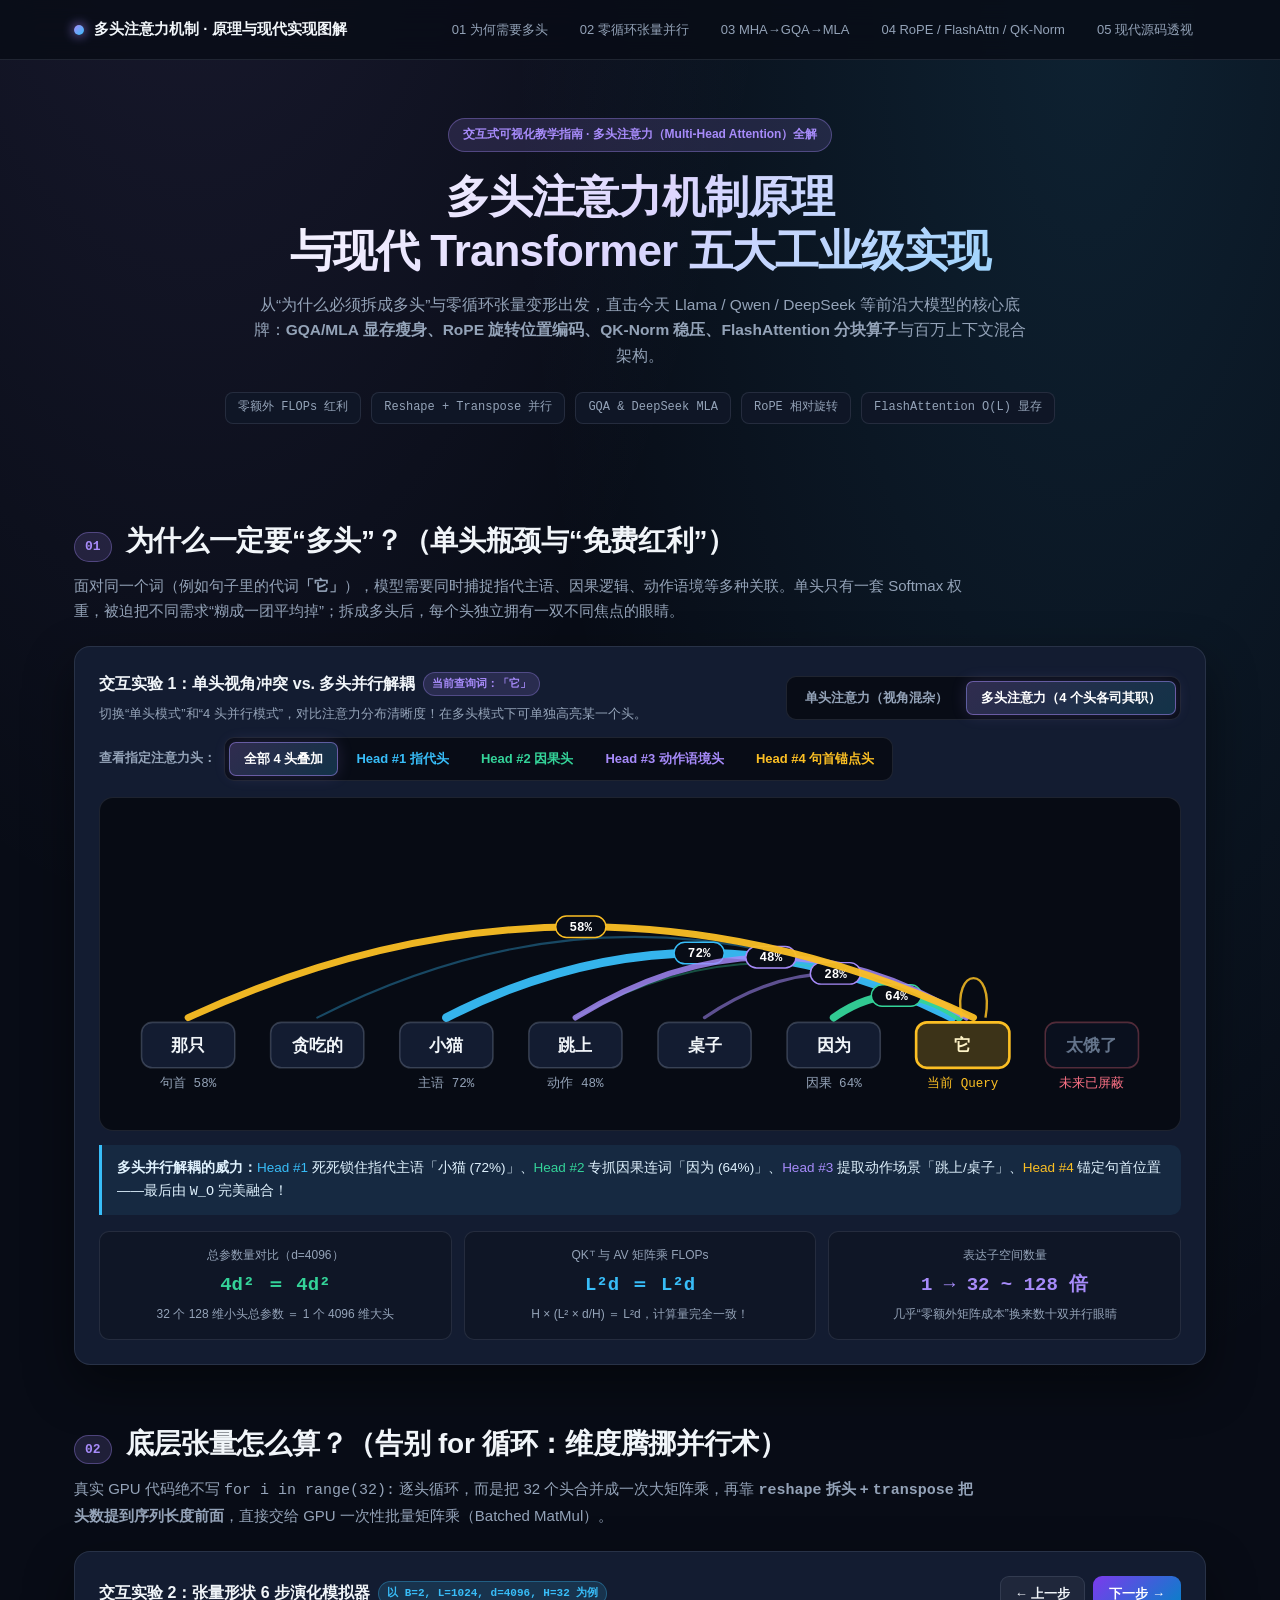
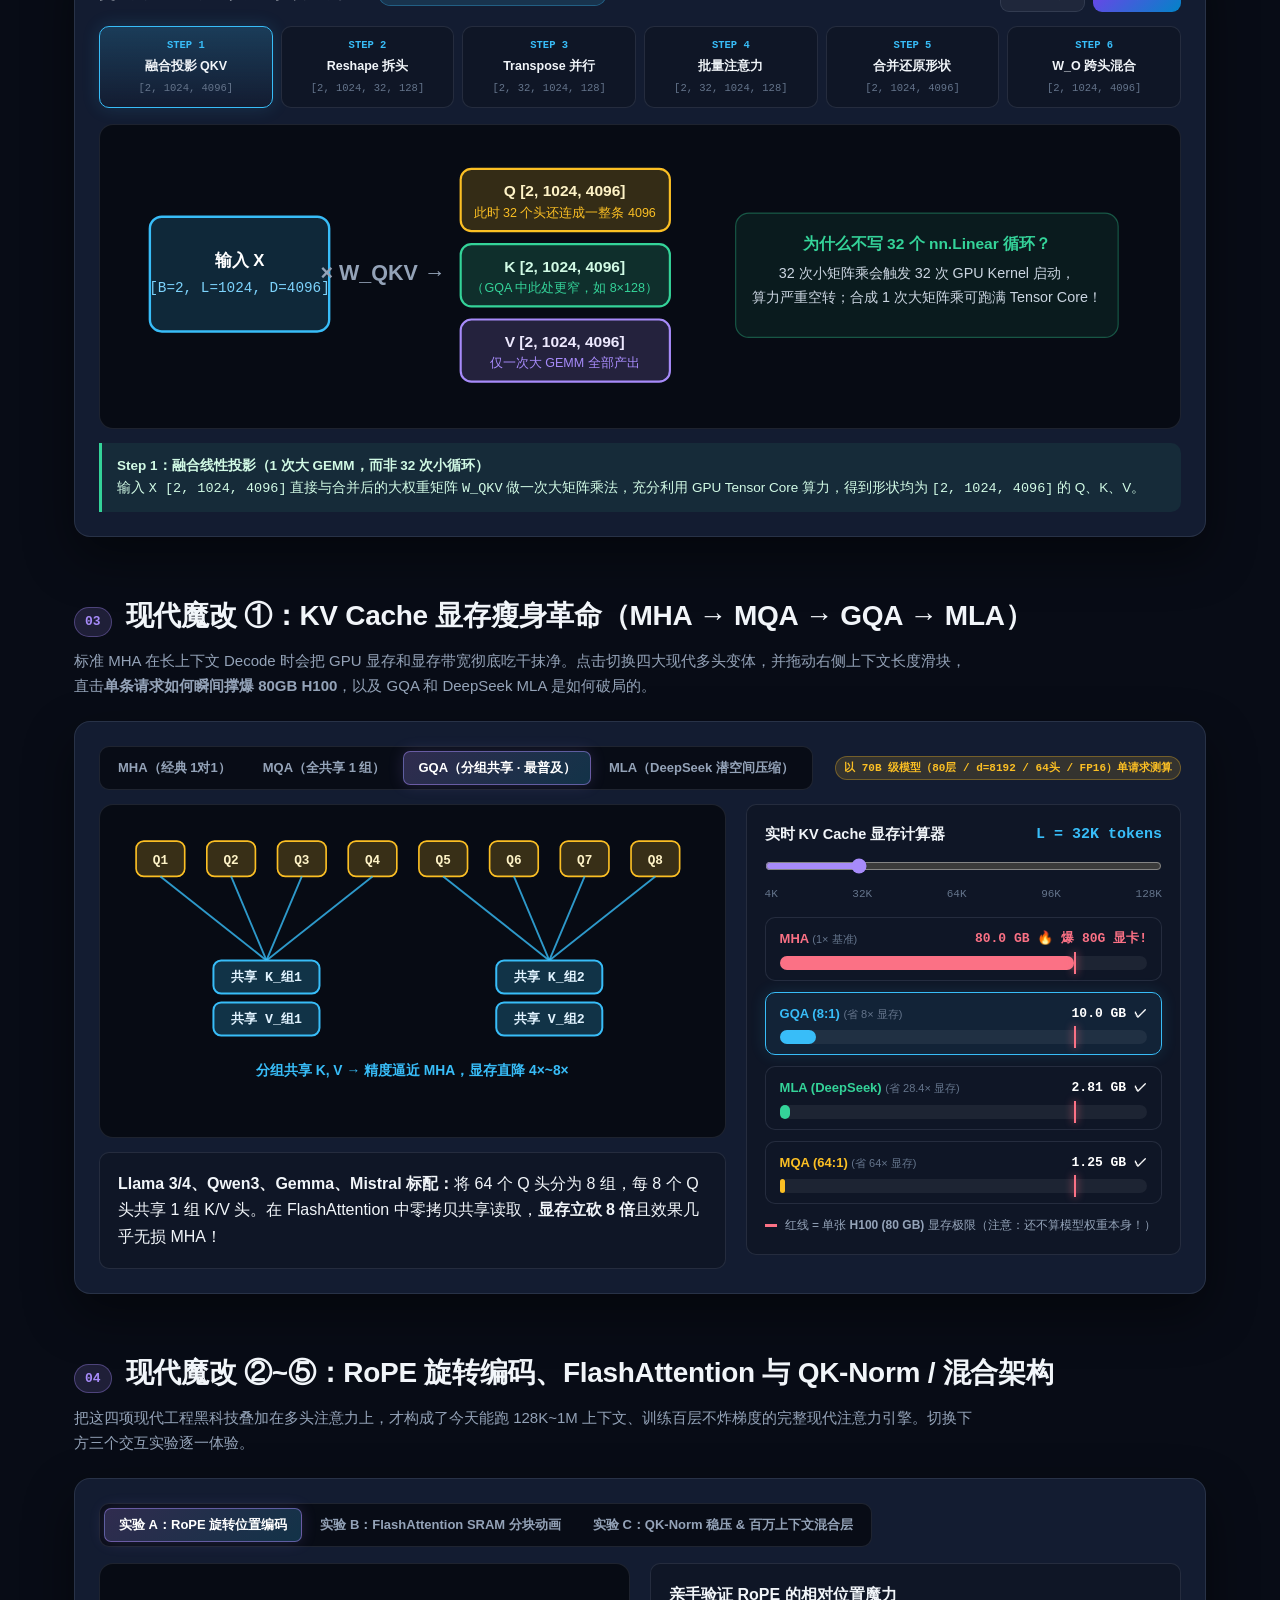
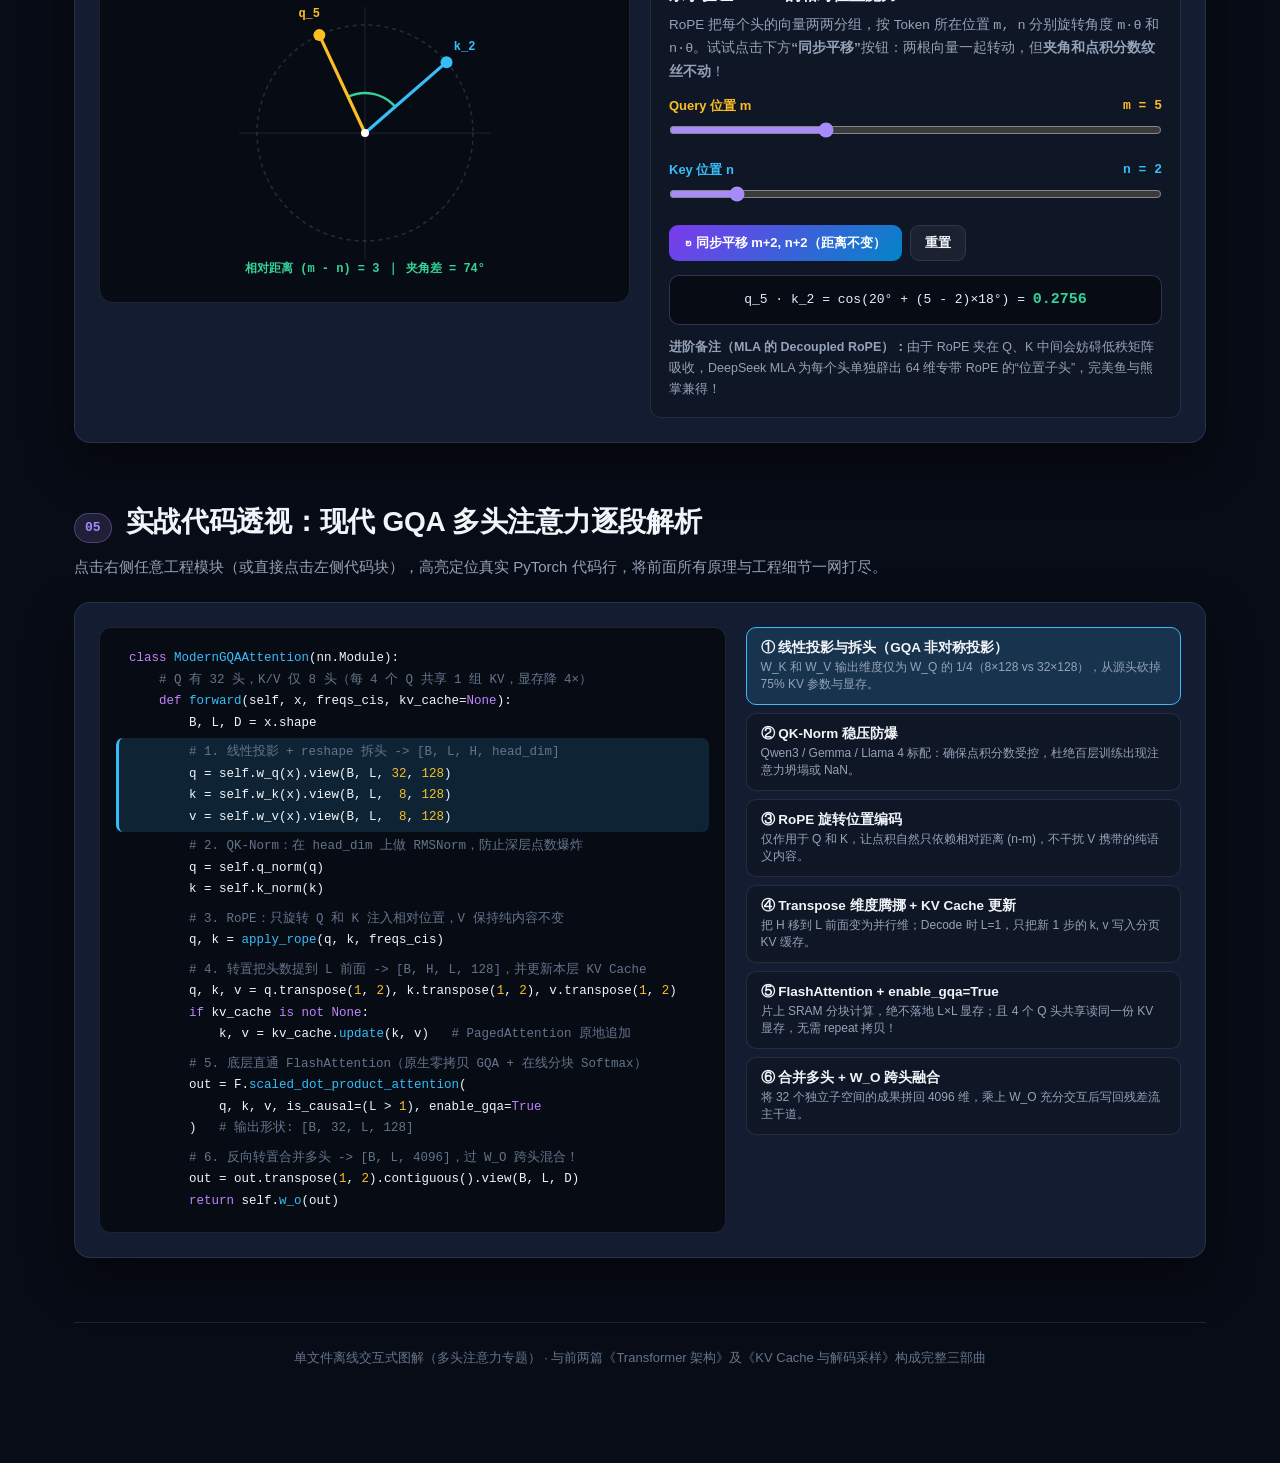
<file: articles/mha.html>
<!DOCTYPE html>
<html lang="zh-CN">
<head>
<meta charset="UTF-8" />
<meta name="viewport" content="width=device-width, initial-scale=1.0" />
<title>深入图解多头注意力机制（MHA）及现代 Transformer 工业实现</title>
<style>
  :root {
    --bg: #080c16;
    --bg-elev: #0f1626;
    --card: #131c31;
    --border: rgba(148, 163, 184, 0.16);
    --border-strong: rgba(148, 163, 184, 0.34);
    --text: #f1f5f9;
    --text-muted: #94a3b8;
    --text-dim: #64748b;

    --cyan: #38bdf8;
    --cyan-soft: rgba(56, 189, 248, 0.14);
    --emerald: #34d399;
    --emerald-soft: rgba(52, 211, 153, 0.14);
    --violet: #a78bfa;
    --violet-soft: rgba(167, 139, 250, 0.15);
    --amber: #fbbf24;
    --amber-soft: rgba(251, 191, 36, 0.14);
    --rose: #fb7185;
    --rose-soft: rgba(251, 113, 133, 0.14);

    --radius: 16px;
    --radius-sm: 10px;
    --shadow: 0 20px 50px rgba(0, 0, 0, 0.45);
    --font-sans: -apple-system, BlinkMacSystemFont, "PingFang SC", "Hiragino Sans GB", "Microsoft YaHei", "Segoe UI", Roboto, sans-serif;
    --font-mono: ui-monospace, SFMono-Regular, "JetBrains Mono", Menlo, Monaco, Consolas, monospace;
  }

  * { box-sizing: border-box; margin: 0; padding: 0; }
  html { scroll-behavior: smooth; }

  body {
    font-family: var(--font-sans);
    background:
      radial-gradient(ellipse 80% 50% at 15% -10%, rgba(167, 139, 250, 0.13), transparent 60%),
      radial-gradient(ellipse 75% 50% at 85% 0%, rgba(56, 189, 248, 0.12), transparent 60%),
      var(--bg);
    color: var(--text);
    line-height: 1.65;
    min-height: 100vh;
    overflow-x: hidden;
  }

  /* Navbar */
  .navbar {
    position: sticky; top: 0; z-index: 100;
    backdrop-filter: blur(16px); -webkit-backdrop-filter: blur(16px);
    background: rgba(8, 12, 22, 0.8);
    border-bottom: 1px solid var(--border);
  }
  .nav-inner {
    max-width: 1180px; margin: 0 auto; padding: 12px 24px;
    display: flex; align-items: center; justify-content: space-between;
    gap: 16px; flex-wrap: wrap;
  }
  .brand {
    display: flex; align-items: center; gap: 10px;
    font-weight: 700; font-size: 15px; color: var(--text); text-decoration: none;
  }
  .brand-dot {
    width: 10px; height: 10px; border-radius: 50%;
    background: linear-gradient(135deg, var(--violet), var(--cyan));
    box-shadow: 0 0 12px var(--violet);
  }
  .nav-links { display: flex; gap: 6px; flex-wrap: wrap; }
  .nav-links a {
    text-decoration: none; color: var(--text-muted); font-size: 13px; font-weight: 500;
    padding: 6px 12px; border-radius: 999px; transition: all 0.2s; border: 1px solid transparent;
  }
  .nav-links a:hover { color: var(--text); background: rgba(255,255,255,0.06); border-color: var(--border); }

  /* Layout */
  .container { max-width: 1180px; margin: 0 auto; padding: 0 24px 96px; }

  /* Hero */
  .hero { padding: 58px 0 38px; text-align: center; }
  .hero-badge {
    display: inline-flex; align-items: center; gap: 8px;
    padding: 6px 14px; border-radius: 999px; font-size: 12px; font-weight: 600;
    color: var(--violet); background: var(--violet-soft);
    border: 1px solid rgba(167, 139, 250, 0.35); margin-bottom: 18px;
  }
  .hero h1 {
    font-size: clamp(27px, 4.2vw, 44px);
    font-weight: 800; letter-spacing: -0.02em; line-height: 1.22; margin-bottom: 14px;
    background: linear-gradient(135deg, #ffffff 10%, #ddd6fe 50%, #7dd3fc 100%);
    -webkit-background-clip: text; -webkit-text-fill-color: transparent;
  }
  .hero p { max-width: 780px; margin: 0 auto 24px; font-size: 15.5px; color: var(--text-muted); }
  .pill-row { display: flex; justify-content: center; flex-wrap: wrap; gap: 10px; }
  .pill {
    font-size: 12px; font-family: var(--font-mono); padding: 5px 12px; border-radius: 8px;
    background: var(--bg-elev); border: 1px solid var(--border); color: var(--text-muted);
  }

  /* Sections */
  section { margin-top: 56px; scroll-margin-top: 76px; }
  .section-head { display: flex; align-items: baseline; gap: 14px; margin-bottom: 10px; }
  .section-num {
    font-family: var(--font-mono); font-size: 13px; font-weight: 700;
    color: var(--violet); background: var(--violet-soft);
    border: 1px solid rgba(167, 139, 250, 0.35); padding: 3px 10px; border-radius: 999px;
  }
  .section-head h2 { font-size: clamp(21px, 2.5vw, 28px); font-weight: 700; letter-spacing: -0.01em; }
  .section-desc { color: var(--text-muted); font-size: 15px; max-width: 900px; margin-bottom: 22px; }

  /* Cards & Tags */
  .card {
    background: var(--card); border: 1px solid var(--border);
    border-radius: var(--radius); padding: 24px; box-shadow: var(--shadow);
  }
  .card + .card { margin-top: 20px; }
  .card-sub {
    background: var(--bg-elev); border: 1px solid var(--border);
    border-radius: var(--radius-sm); padding: 18px;
  }
  .card-title {
    font-size: 16px; font-weight: 700; margin-bottom: 6px;
    display: flex; align-items: center; gap: 8px; flex-wrap: wrap;
  }
  .tag {
    font-size: 11px; font-family: var(--font-mono);
    padding: 2px 8px; border-radius: 999px; font-weight: 600;
  }
  .tag-cyan { background: var(--cyan-soft); color: var(--cyan); border: 1px solid rgba(56,189,248,0.32); }
  .tag-emerald { background: var(--emerald-soft); color: var(--emerald); border: 1px solid rgba(52,211,153,0.32); }
  .tag-violet { background: var(--violet-soft); color: var(--violet); border: 1px solid rgba(167,139,250,0.32); }
  .tag-amber { background: var(--amber-soft); color: var(--amber); border: 1px solid rgba(251,191,36,0.32); }
  .tag-rose { background: var(--rose-soft); color: var(--rose); border: 1px solid rgba(251,113,133,0.32); }

  /* Controls */
  .btn-group {
    display: inline-flex; background: var(--bg); padding: 4px;
    border-radius: 10px; border: 1px solid var(--border); gap: 4px; flex-wrap: wrap;
  }
  .btn {
    border: none; background: transparent; color: var(--text-muted);
    font-family: var(--font-sans); font-size: 13px; font-weight: 600;
    padding: 7px 14px; border-radius: 7px; cursor: pointer; transition: all 0.2s;
  }
  .btn:hover { color: var(--text); background: rgba(255,255,255,0.05); }
  .btn.active {
    background: linear-gradient(135deg, rgba(167,139,250,0.25), rgba(56,189,248,0.22));
    color: #fff; border: 1px solid rgba(167,139,250,0.5);
    box-shadow: 0 0 16px rgba(167,139,250,0.16);
  }
  .btn-action {
    background: linear-gradient(135deg, #7c3aed, #0284c7);
    color: #fff; border: none; padding: 8px 16px; border-radius: 9px;
    font-size: 13px; font-weight: 700; cursor: pointer; transition: transform 0.15s, filter 0.2s;
  }
  .btn-action:hover { filter: brightness(1.12); transform: translateY(-1px); }
  .btn-action:disabled { opacity: 0.4; cursor: not-allowed; transform: none; }
  .btn-ghost {
    background: rgba(255,255,255,0.05); color: var(--text);
    border: 1px solid var(--border); padding: 8px 14px; border-radius: 9px;
    font-size: 13px; font-weight: 600; cursor: pointer; transition: all 0.2s;
  }
  .btn-ghost:hover { background: rgba(255,255,255,0.1); border-color: var(--border-strong); }

  .flex-between { display: flex; justify-content: space-between; align-items: center; flex-wrap: wrap; gap: 14px; }
  .grid-2 { display: grid; grid-template-columns: 1fr 1fr; gap: 20px; align-items: start; }
  .grid-2-uneven { display: grid; grid-template-columns: 1.18fr 0.82fr; gap: 20px; align-items: start; }
  .grid-3 { display: grid; grid-template-columns: repeat(3, 1fr); gap: 14px; }

  .svg-stage {
    width: 100%; background: #070b14;
    border: 1px solid var(--border); border-radius: 14px;
    padding: 14px; overflow-x: auto; margin-top: 16px;
  }
  .formula-box {
    background: #070b14; border: 1px solid rgba(167, 139, 250, 0.28);
    border-radius: 10px; padding: 12px 16px; font-family: var(--font-mono);
    font-size: 13px; color: #ede9fe; margin: 12px 0; overflow-x: auto; text-align: center;
  }
  .callout-cyan {
    background: rgba(56, 189, 248, 0.08); border-left: 3px solid var(--cyan);
    border-radius: 0 10px 10px 0; padding: 12px 15px; font-size: 13.5px; color: #e0f2fe; margin-top: 14px;
  }
  .callout-emerald {
    background: rgba(52, 211, 153, 0.08); border-left: 3px solid var(--emerald);
    border-radius: 0 10px 10px 0; padding: 12px 15px; font-size: 13.5px; color: #d1fae5; margin-top: 14px;
  }
  .callout-amber {
    background: rgba(251, 191, 36, 0.08); border-left: 3px solid var(--amber);
    border-radius: 0 10px 10px 0; padding: 12px 15px; font-size: 13.5px; color: #fef3c7; margin-top: 14px;
  }

  /* Section 1: Multi-head vs Single-head ledger */
  .ledger-grid { display: grid; grid-template-columns: repeat(3, 1fr); gap: 12px; margin-top: 16px; }
  .ledger-box {
    background: var(--bg-elev); border: 1px solid var(--border);
    border-radius: 10px; padding: 14px; text-align: center;
  }
  .ledger-val { font-family: var(--font-mono); font-size: 19px; font-weight: 800; margin: 4px 0; }
  .ledger-sub { font-size: 12px; color: var(--text-muted); }

  /* Section 2: Tensor Stepper */
  .tensor-steps {
    display: grid; grid-template-columns: repeat(6, 1fr); gap: 8px; margin-top: 14px;
  }
  .t-step {
    background: var(--bg-elev); border: 1px solid var(--border);
    border-radius: 10px; padding: 10px 8px; cursor: pointer; text-align: center; transition: all 0.2s;
  }
  .t-step:hover { border-color: var(--border-strong); transform: translateY(-2px); }
  .t-step.active {
    background: linear-gradient(180deg, rgba(56,189,248,0.2), rgba(19,28,49,0.95));
    border-color: var(--cyan); box-shadow: 0 0 18px rgba(56,189,248,0.16);
  }
  .t-step .idx { font-family: var(--font-mono); font-size: 10.5px; color: var(--cyan); font-weight: 800; }
  .t-step .name { font-size: 12.5px; font-weight: 700; margin-top: 2px; }
  .t-step .shape { font-family: var(--font-mono); font-size: 10.5px; color: var(--text-dim); margin-top: 3px; }

  /* Section 3: KV Memory Bars */
  .mem-bar-wrap { margin-top: 14px; display: flex; flex-direction: column; gap: 11px; }
  .mem-row {
    background: var(--bg-elev); border: 1px solid var(--border);
    border-radius: 10px; padding: 10px 14px; transition: all 0.22s; cursor: pointer;
  }
  .mem-row.selected {
    border-color: var(--cyan); background: rgba(56, 189, 248, 0.08);
    box-shadow: 0 0 16px rgba(56, 189, 248, 0.14);
  }
  .mem-row-top {
    display: flex; justify-content: space-between; align-items: center;
    font-size: 13px; font-weight: 700; margin-bottom: 6px;
  }
  .mem-track {
    height: 14px; background: rgba(255,255,255,0.06); border-radius: 999px;
    position: relative; overflow: visible;
  }
  .mem-fill { height: 100%; border-radius: 999px; transition: width 0.35s ease; max-width: 100%; }
  .h100-line {
    position: absolute; top: -4px; bottom: -4px; width: 2px;
    background: var(--rose); box-shadow: 0 0 8px var(--rose); z-index: 2;
  }

  /* Section 4: FlashAttention Tile Grid */
  .tile-grid {
    display: grid; grid-template-columns: 44px repeat(4, 1fr); gap: 6px; margin-top: 10px;
  }
  .tile-head {
    font-family: var(--font-mono); font-size: 11px; color: var(--text-muted);
    text-align: center; padding: 4px;
  }
  .tile-cell {
    height: 44px; border-radius: 8px; border: 1px solid var(--border);
    background: rgba(15, 23, 42, 0.6); display: flex; align-items: center; justify-content: center;
    font-family: var(--font-mono); font-size: 11px; font-weight: 700; color: var(--text-dim);
    transition: all 0.25s;
  }
  .tile-cell.skipped { opacity: 0.25; border-style: dashed; background: transparent; }
  .tile-cell.done { background: rgba(52,211,153,0.16); border-color: rgba(52,211,153,0.45); color: var(--emerald); }
  .tile-cell.running {
    background: rgba(251,191,36,0.26); border-color: var(--amber); color: #fff;
    box-shadow: 0 0 18px rgba(251,191,36,0.35); transform: scale(1.05);
  }

  /* Hybrid Layer Strip */
  .hybrid-strip {
    display: grid; grid-template-columns: repeat(8, 1fr); gap: 8px; margin-top: 12px;
  }
  .h-block {
    border-radius: 9px; padding: 10px 6px; text-align: center;
    font-size: 11.5px; font-weight: 700; border: 1px solid var(--border);
  }
  .h-block.fast { background: rgba(56,189,248,0.12); border-color: rgba(56,189,248,0.35); color: #bae6fd; }
  .h-block.full { background: rgba(167,139,250,0.22); border-color: var(--violet); color: #fff; box-shadow: 0 0 14px rgba(167,139,250,0.2); }

  /* Section 5: Interactive Code Explorer */
  .code-panel {
    background: #070b14; border: 1px solid var(--border); border-radius: 12px;
    padding: 16px; font-family: var(--font-mono); font-size: 12.5px; line-height: 1.72;
    overflow-x: auto;
  }
  .code-block {
    padding: 4px 10px; border-radius: 7px; border-left: 3px solid transparent;
    transition: all 0.2s; cursor: pointer; white-space: pre;
  }
  .code-block:hover { background: rgba(255,255,255,0.04); }
  .code-block.hl {
    background: rgba(56, 189, 248, 0.14); border-left-color: var(--cyan);
  }
  .kw { color: #c084fc; }
  .fn { color: #38bdf8; }
  .cm { color: #64748b; }
  .num { color: #fbbf24; }
  .code-nav { display: flex; flex-direction: column; gap: 8px; }
  .code-nav-btn {
    text-align: left; background: var(--bg-elev); border: 1px solid var(--border);
    border-radius: 10px; padding: 11px 14px; color: var(--text); cursor: pointer;
    transition: all 0.2s; font-family: var(--font-sans);
  }
  .code-nav-btn:hover { border-color: var(--border-strong); }
  .code-nav-btn.active {
    background: rgba(56,189,248,0.14); border-color: var(--cyan);
  }
  .code-nav-btn .t { font-size: 13.5px; font-weight: 700; display: block; }
  .code-nav-btn .d { font-size: 12px; color: var(--text-muted); margin-top: 2px; display: block; }

  input[type="range"] { width: 100%; accent-color: var(--violet); cursor: pointer; }
  footer {
    margin-top: 64px; text-align: center; font-size: 13px;
    color: var(--text-dim); border-top: 1px solid var(--border); padding-top: 24px;
  }

  @keyframes pulseBeam { 0%,100% { opacity: 0.55; } 50% { opacity: 1; } }

  @media (max-width: 920px) {
    .grid-2, .grid-2-uneven, .grid-3, .ledger-grid { grid-template-columns: 1fr; }
    .tensor-steps { grid-template-columns: repeat(3, 1fr); }
    .hybrid-strip { grid-template-columns: repeat(4, 1fr); }
  }
  @media (max-width: 560px) {
    .tensor-steps { grid-template-columns: repeat(2, 1fr); }
    .container { padding: 0 16px 64px; }
    .card { padding: 16px; }
  }
</style>
  <meta name="ai-title" content="深入图解多头注意力机制（MHA）及现代 Transformer 工业实现" />
  <meta name="ai-category" content="核心架构" />
  <meta name="ai-tags" content="GQA, Transformer, MLA, FlashAttention, RoPE, KV Cache" />
  <meta name="description" content="从“为什么必须拆成多头”与零循环张量变形出发，直击今天 Llama / Qwen / DeepSeek 等前沿大模型的核心底牌：GQA/MLA 显存瘦身、RoPE 旋转位置编码、QK-Norm 稳压、FlashAttention 分块算子与百万上下文混合架构。" />
  <meta name="ai-created" content="2026-11-26T07:30:13Z" />
  <meta name="ai-updated" content="2026-11-26T07:34:29Z" />
</head>
<body>

<nav class="navbar">
  <div class="nav-inner">
    <a href="#" class="brand">
      <span class="brand-dot"></span>
      多头注意力机制 · 原理与现代实现图解
    </a>
    <div class="nav-links">
      <a href="#sec-why">01 为何需要多头</a>
      <a href="#sec-tensor">02 零循环张量并行</a>
      <a href="#sec-kv-evo">03 MHA→GQA→MLA</a>
      <a href="#sec-modern">04 RoPE / FlashAttn / QK-Norm</a>
      <a href="#sec-code">05 现代源码透视</a>
    </div>
  </div>
</nav>

<div class="container">

  <!-- HERO -->
  <header class="hero">
    <div class="hero-badge">交互式可视化教学指南 · 多头注意力（Multi-Head Attention）全解</div>
    <h1>多头注意力机制原理<br />与现代 Transformer 五大工业级实现</h1>
    <p>从“为什么必须拆成多头”与零循环张量变形出发，直击今天 Llama / Qwen / DeepSeek 等前沿大模型的核心底牌：<strong>GQA/MLA 显存瘦身、RoPE 旋转位置编码、QK-Norm 稳压、FlashAttention 分块算子</strong>与百万上下文混合架构。</p>
    <div class="pill-row">
      <span class="pill">零额外 FLOPs 红利</span>
      <span class="pill">Reshape + Transpose 并行</span>
      <span class="pill">GQA &amp; DeepSeek MLA</span>
      <span class="pill">RoPE 相对旋转</span>
      <span class="pill">FlashAttention O(L) 显存</span>
    </div>
  </header>

  <!-- ========================================================
       SECTION 01: WHY MULTI-HEAD?
       ======================================================== -->
  <section id="sec-why">
    <div class="section-head">
      <span class="section-num">01</span>
      <h2>为什么一定要“多头”？（单头瓶颈与“免费红利”）</h2>
    </div>
    <p class="section-desc">
      面对同一个词（例如句子里的代词<strong>「它」</strong>），模型需要同时捕捉指代主语、因果逻辑、动作语境等多种关联。单头只有一套 Softmax 权重，被迫把不同需求“糊成一团平均掉”；拆成多头后，每个头独立拥有一双不同焦点的眼睛。
    </p>

    <div class="card">
      <div class="flex-between">
        <div>
          <div class="card-title">
            交互实验 1：单头视角冲突 vs. 多头并行解耦
            <span class="tag tag-violet">当前查询词：「它」</span>
          </div>
          <div style="font-size:13px;color:var(--text-muted);">
            切换“单头模式”和“4 头并行模式”，对比注意力分布清晰度！在多头模式下可单独高亮某一个头。
          </div>
        </div>
        <div class="btn-group" id="headCompareToggle">
          <button class="btn" data-view="single">单头注意力（视角混杂）</button>
          <button class="btn active" data-view="multi">多头注意力（4 个头各司其职）</button>
        </div>
      </div>

      <div id="multiHeadFilters" style="margin-top:12px;display:flex;gap:8px;flex-wrap:wrap;align-items:center;">
        <span style="font-size:12.5px;color:var(--text-muted);font-weight:600;">查看指定注意力头：</span>
        <div class="btn-group" id="subHeadButtons">
          <button class="btn active" data-sh="all">全部 4 头叠加</button>
          <button class="btn" data-sh="0" style="color:#38bdf8;">Head #1 指代头</button>
          <button class="btn" data-sh="1" style="color:#34d399;">Head #2 因果头</button>
          <button class="btn" data-sh="2" style="color:#a78bfa;">Head #3 动作语境头</button>
          <button class="btn" data-sh="3" style="color:#fbbf24;">Head #4 句首锚点头</button>
        </div>
      </div>

      <div class="svg-stage">
        <svg id="whyMhaSvg" viewBox="0 0 880 255" width="100%" style="min-width:680px;display:block;"></svg>
      </div>

      <div id="whyMhaNote" class="callout-cyan"></div>

      <!-- Free Lunch Ledger -->
      <div class="ledger-grid">
        <div class="ledger-box">
          <div class="ledger-sub">总参数量对比（d=4096）</div>
          <div class="ledger-val" style="color:var(--emerald);">4d² ＝ 4d²</div>
          <div class="ledger-sub">32 个 128 维小头总参数 ＝ 1 个 4096 维大头</div>
        </div>
        <div class="ledger-box">
          <div class="ledger-sub">QKᵀ 与 AV 矩阵乘 FLOPs</div>
          <div class="ledger-val" style="color:var(--cyan);">L²d ＝ L²d</div>
          <div class="ledger-sub">H × (L² × d/H) ＝ L²d，计算量完全一致！</div>
        </div>
        <div class="ledger-box">
          <div class="ledger-sub">表达子空间数量</div>
          <div class="ledger-val" style="color:var(--violet);">1 → 32 ~ 128 倍</div>
          <div class="ledger-sub">几乎“零额外矩阵成本”换来数十双并行眼睛</div>
        </div>
      </div>
    </div>
  </section>

  <!-- ========================================================
       SECTION 02: TENSOR RESHAPE & PARALLEL EXECUTION
       ======================================================== -->
  <section id="sec-tensor">
    <div class="section-head">
      <span class="section-num">02</span>
      <h2>底层张量怎么算？（告别 for 循环：维度腾挪并行术）</h2>
    </div>
    <p class="section-desc">
      真实 GPU 代码绝不写 <code>for i in range(32):</code> 逐头循环，而是把 32 个头合并成一次大矩阵乘，再靠 <strong><code>reshape</code> 拆头 + <code>transpose</code> 把头数提到序列长度前面</strong>，直接交给 GPU 一次性批量矩阵乘（Batched MatMul）。
    </p>

    <div class="card">
      <div class="flex-between">
        <div class="card-title" style="margin:0;">
          交互实验 2：张量形状 6 步演化模拟器
          <span class="tag tag-cyan">以 B=2, L=1024, d=4096, H=32 为例</span>
        </div>
        <div style="display:flex;gap:8px;">
          <button class="btn-ghost" id="btnTensorPrev">← 上一步</button>
          <button class="btn-action" id="btnTensorNext">下一步 →</button>
        </div>
      </div>

      <div class="tensor-steps" id="tensorStepper">
        <div class="t-step active" data-t="0"><div class="idx">STEP 1</div><div class="name">融合投影 QKV</div><div class="shape">[2, 1024, 4096]</div></div>
        <div class="t-step" data-t="1"><div class="idx">STEP 2</div><div class="name">Reshape 拆头</div><div class="shape">[2, 1024, 32, 128]</div></div>
        <div class="t-step" data-t="2"><div class="idx">STEP 3</div><div class="name">Transpose 并行</div><div class="shape">[2, 32, 1024, 128]</div></div>
        <div class="t-step" data-t="3"><div class="idx">STEP 4</div><div class="name">批量注意力</div><div class="shape">[2, 32, 1024, 128]</div></div>
        <div class="t-step" data-t="4"><div class="idx">STEP 5</div><div class="name">合并还原形状</div><div class="shape">[2, 1024, 4096]</div></div>
        <div class="t-step" data-t="5"><div class="idx">STEP 6</div><div class="name">W_O 跨头混合</div><div class="shape">[2, 1024, 4096]</div></div>
      </div>

      <div class="svg-stage">
        <svg id="tensorSvg" viewBox="0 0 880 230" width="100%" style="min-width:660px;display:block;"></svg>
      </div>

      <div id="tensorExplain" class="callout-emerald"></div>
    </div>
  </section>

  <!-- ========================================================
       SECTION 03: MHA -> MQA -> GQA -> MLA + VRAM CALCULATOR
       ======================================================== -->
  <section id="sec-kv-evo">
    <div class="section-head">
      <span class="section-num">03</span>
      <h2>现代魔改 ①：KV Cache 显存瘦身革命（MHA → MQA → GQA → MLA）</h2>
    </div>
    <p class="section-desc">
      标准 MHA 在长上下文 Decode 时会把 GPU 显存和显存带宽彻底吃干抹净。点击切换四大现代多头变体，并拖动右侧上下文长度滑块，直击<strong>单条请求如何瞬间撑爆 80GB H100</strong>，以及 GQA 和 DeepSeek MLA 是如何破局的。
    </p>

    <div class="card">
      <div class="flex-between" style="margin-bottom:14px;">
        <div class="btn-group" id="archEvoTabs">
          <button class="btn" data-evo="mha">MHA（经典 1对1）</button>
          <button class="btn" data-evo="mqa">MQA（全共享 1 组）</button>
          <button class="btn active" data-evo="gqa">GQA（分组共享 · 最普及）</button>
          <button class="btn" data-evo="mla">MLA（DeepSeek 潜空间压缩）</button>
        </div>
        <span class="tag tag-amber">以 70B 级模型（80层 / d=8192 / 64头 / FP16）单请求测算</span>
      </div>

      <div class="grid-2-uneven">
        <!-- Left: Live Wiring SVG -->
        <div>
          <div class="svg-stage" style="margin-top:0;">
            <svg id="evoSvg" viewBox="0 0 540 275" width="100%" style="min-width:420px;display:block;"></svg>
          </div>
          <div id="evoDetail" class="card-sub" style="margin-top:14px;"></div>
        </div>

        <!-- Right: Live KV Cache VRAM Calculator -->
        <div class="card-sub">
          <div class="flex-between" style="margin-bottom:8px;">
            <strong style="font-size:14.5px;">实时 KV Cache 显存计算器</strong>
            <span style="font-family:var(--font-mono);font-size:15px;font-weight:800;color:var(--cyan);" id="ctxLenVal">L = 32K tokens</span>
          </div>
          <input type="range" id="ctxSlider" min="4" max="128" step="4" value="32" />
          <div style="display:flex;justify-content:space-between;font-size:11px;font-family:var(--font-mono);color:var(--text-dim);margin-top:3px;">
            <span>4K</span><span>32K</span><span>64K</span><span>96K</span><span>128K</span>
          </div>

          <div class="mem-bar-wrap" id="memBars"></div>

          <div style="margin-top:12px;font-size:12px;color:var(--text-muted);display:flex;align-items:center;gap:8px;">
            <span style="display:inline-block;width:12px;height:3px;background:var(--rose);"></span>
            <span>红线 = 单张 <strong>H100 (80 GB)</strong> 显存极限（注意：还不算模型权重本身！）</span>
          </div>
        </div>
      </div>
    </div>
  </section>

  <!-- ========================================================
       SECTION 04: MODERN TECH TRIO (RoPE, FlashAttention, QK-Norm & Hybrid)
       ======================================================== -->
  <section id="sec-modern">
    <div class="section-head">
      <span class="section-num">04</span>
      <h2>现代魔改 ②~⑤：RoPE 旋转编码、FlashAttention 与 QK-Norm / 混合架构</h2>
    </div>
    <p class="section-desc">
      把这四项现代工程黑科技叠加在多头注意力上，才构成了今天能跑 128K~1M 上下文、训练百层不炸梯度的完整现代注意力引擎。切换下方三个交互实验逐一体验。
    </p>

    <div class="card">
      <div class="flex-between" style="margin-bottom:16px;">
        <div class="btn-group" id="modernTechTabs">
          <button class="btn active" data-mt="rope">实验 A：RoPE 旋转位置编码</button>
          <button class="btn" data-mt="flash">实验 B：FlashAttention SRAM 分块动画</button>
          <button class="btn" data-mt="qknorm">实验 C：QK-Norm 稳压 &amp; 百万上下文混合层</button>
        </div>
      </div>

      <!-- TAB A: RoPE Interactive Circle -->
      <div id="paneRope">
        <div class="grid-2">
          <div class="svg-stage" style="margin-top:0;display:flex;justify-content:center;">
            <svg id="ropeSvg" viewBox="0 0 340 310" width="340" style="max-width:100%;display:block;"></svg>
          </div>
          <div class="card-sub">
            <div class="card-title">亲手验证 RoPE 的相对位置魔力</div>
            <p style="font-size:13.5px;color:var(--text-muted);margin-bottom:12px;">
              RoPE 把每个头的向量两两分组，按 Token 所在位置 <code>m, n</code> 分别旋转角度 <code>m·θ</code> 和 <code>n·θ</code>。试试点击下方<strong>“同步平移”</strong>按钮：两根向量一起转动，但<strong>夹角和点积分数纹丝不动</strong>！
            </p>

            <div style="margin-bottom:12px;">
              <div class="flex-between" style="font-size:13px;font-weight:600;margin-bottom:4px;">
                <span style="color:var(--amber);">Query 位置 m</span>
                <span id="ropeMVal" style="font-family:var(--font-mono);color:var(--amber);">m = 5</span>
              </div>
              <input type="range" id="ropeMSlider" min="0" max="16" value="5" />
            </div>

            <div style="margin-bottom:14px;">
              <div class="flex-between" style="font-size:13px;font-weight:600;margin-bottom:4px;">
                <span style="color:var(--cyan);">Key 位置 n</span>
                <span id="ropeNVal" style="font-family:var(--font-mono);color:var(--cyan);">n = 2</span>
              </div>
              <input type="range" id="ropeNSlider" min="0" max="16" value="2" />
            </div>

            <div style="display:flex;gap:8px;flex-wrap:wrap;margin-bottom:14px;">
              <button class="btn-action" id="btnRopeShift">↻ 同步平移 m+2, n+2（距离不变）</button>
              <button class="btn-ghost" id="btnRopeReset">重置</button>
            </div>

            <div class="formula-box" id="ropeFormulaReadout"></div>
            <div style="font-size:12.5px;color:var(--text-muted);">
              <strong>进阶备注（MLA 的 Decoupled RoPE）：</strong>由于 RoPE 夹在 Q、K 中间会妨碍低秩矩阵吸收，DeepSeek MLA 为每个头单独辟出 64 维专带 RoPE 的“位置子头”，完美鱼与熊掌兼得！
            </div>
          </div>
        </div>
      </div>

      <!-- TAB B: FlashAttention Tiling Animation -->
      <div id="paneFlash" style="display:none;">
        <div class="flex-between" style="background:var(--bg-elev);padding:12px 16px;border-radius:11px;border:1px solid var(--border);margin-bottom:16px;">
          <div>
            <strong style="font-size:14px;">FlashAttention 核心思想：绝不在慢速显存（HBM）中分配巨大的 L×L 注意力矩阵！</strong>
            <div style="font-size:12.5px;color:var(--text-muted);" id="flashStatusText">把 Q, K, V 切成小块流式搬入极高速 GPU 片上 SRAM，边读块边用 Online Softmax 动态更新结果 O。</div>
          </div>
          <div style="display:flex;gap:8px;">
            <button class="btn-action" id="btnFlashStep">单步执行 Tile</button>
            <button class="btn-ghost" id="btnFlashPlay">▶ 自动播放</button>
            <button class="btn-ghost" id="btnFlashReset">重置</button>
          </div>
        </div>

        <div class="grid-2">
          <div class="card-sub" style="border-color:rgba(52,211,153,0.32);">
            <div class="flex-between">
              <strong style="color:var(--emerald);font-size:14px;">FlashAttention 分块执行图（因果跳过右上 6 块）</strong>
              <span class="tag tag-emerald">显存 O(L) · 提速 2~4×</span>
            </div>
            <div class="tile-grid" id="flashTileGrid"></div>
            <div style="margin-top:12px;padding:11px 13px;background:#070b14;border:1px solid rgba(251,191,36,0.35);border-radius:9px;font-family:var(--font-mono);font-size:12px;" id="sramMonitor"></div>
          </div>

          <div class="card-sub" style="border-color:rgba(251,113,133,0.32);">
            <div class="flex-between">
              <strong style="color:var(--rose);font-size:14px;">对比：传统实现为何会在长文本炸显存？</strong>
              <span class="tag tag-rose">显存 O(L²) · HBM 瓶颈</span>
            </div>
            <p style="font-size:13.5px;color:var(--text-muted);margin-top:10px;">
              按标准代码写 <code>S = Q @ K.T; P = softmax(S); O = P @ V</code> 时，GPU 必须把庞大的 <code>S</code> 和 <code>P</code>（形状 <code>[B, H, L, L]</code>）完整写回慢速 HBM 显存，再读回算 Softmax，再写回 HBM，再读回乘 V！
            </p>
            <div class="formula-box" style="border-color:rgba(251,113,133,0.35);color:#ffe4e6;">
              当 L = 128K, H = 32, FP16 时：<br/>
              单个 L×L 矩阵 = 32 × 131072² × 2B ≈ 1,024 GB（当场 OOM!）
            </div>
            <div class="callout-emerald" style="margin-top:10px;">
              <strong>推理端双翼加持：</strong><br/>
              • <strong>PagedAttention (vLLM)</strong>：像操作系统虚拟内存分页管理 KV Cache，消灭显存碎片；<br/>
              • <strong>FlashDecoding</strong>：Decode 时沿历史长度 L 切块并行，让 1 个新词也能喂满整张 GPU！
            </div>
          </div>
        </div>
      </div>

      <!-- TAB C: QK-Norm & Hybrid Attention -->
      <div id="paneQkNorm" style="display:none;">
        <div class="grid-2">
          <div class="card-sub">
            <div class="flex-between">
              <strong style="font-size:14.5px;">魔改 ③：QK-Norm（深层防爆稳压器）</strong>
              <div class="btn-group" id="qkNormToggle">
                <button class="btn active" data-qkn="on">开启 QK-Norm（现代标配）</button>
                <button class="btn" data-qkn="off">关闭（深层 Logits 爆炸）</button>
              </div>
            </div>
            <p style="font-size:13px;color:var(--text-muted);margin-top:8px;">
              在 Qwen3、Gemma 2/3/4、Llama 4 中，拆头后、做 RoPE 前，对每个头的 Q 和 K 独立做一次 RMSNorm，把点积分数锁在安全区。
            </p>
            <div id="qkNormViz" style="margin-top:14px;"></div>
          </div>

          <div class="card-sub">
            <div class="card-title" style="font-size:14.5px;">
              魔改 ⑤：2025–2026 百万上下文混合注意力堆叠
              <span class="tag tag-violet">兼顾速度与全局回忆</span>
            </div>
            <p style="font-size:13px;color:var(--text-muted);margin-bottom:10px;">
              即便 FlashAttention 解决了显存，全注意力的 <code>O(L²)</code> 计算量在 1M 窗口依然沉重。现代旗舰（Qwen3.5/4、Gemma 4、DeepSeek DSA、MiniMax）采用<strong>异构层交替堆叠</strong>：
            </p>
            <div class="hybrid-strip">
              <div class="h-block fast">L1<br/><span style="font-size:10px;opacity:.85;">局部/线性</span></div>
              <div class="h-block fast">L2<br/><span style="font-size:10px;opacity:.85;">局部/线性</span></div>
              <div class="h-block fast">L3<br/><span style="font-size:10px;opacity:.85;">局部/线性</span></div>
              <div class="h-block full">L4<br/><span style="font-size:10px;">全局 Full</span></div>
              <div class="h-block fast">L5<br/><span style="font-size:10px;opacity:.85;">局部/线性</span></div>
              <div class="h-block fast">L6<br/><span style="font-size:10px;opacity:.85;">局部/线性</span></div>
              <div class="h-block fast">L7<br/><span style="font-size:10px;opacity:.85;">局部/线性</span></div>
              <div class="h-block full">L8<br/><span style="font-size:10px;">全局 Full</span></div>
            </div>
            <div class="callout-cyan" style="margin-top:14px;">
              <strong>3:1 黄金配比（或动态块稀疏 DSA/NSA）：</strong><br/>
              • <strong>75% 高速层</strong>（滑动窗口 SWA 或 Gated DeltaNet / Lightning 线性注意力）：复杂度 <code>O(L)</code>，KV 状态恒定极省显存；<br/>
              • <strong>25% 全局层</strong>（Full GQA / MLA）：负责跨数十万 Token 的精准“大海捞针”检索！
            </div>
          </div>
        </div>
      </div>
    </div>
  </section>

  <!-- ========================================================
       SECTION 05: INTERACTIVE MODERN PYTORCH CODE EXPLORER
       ======================================================== -->
  <section id="sec-code">
    <div class="section-head">
      <span class="section-num">05</span>
      <h2>实战代码透视：现代 GQA 多头注意力逐段解析</h2>
    </div>
    <p class="section-desc">
      点击右侧任意工程模块（或直接点击左侧代码块），高亮定位真实 PyTorch 代码行，将前面所有原理与工程细节一网打尽。
    </p>

    <div class="card">
      <div class="grid-2-uneven">
        <div class="code-panel" id="codePanel">
          <div class="code-block" data-cb="0"><span class="kw">class</span> <span class="fn">ModernGQAAttention</span>(nn.Module):
    <span class="cm"># Q 有 32 头，K/V 仅 8 头（每 4 个 Q 共享 1 组 KV，显存降 4×）</span>
    <span class="kw">def</span> <span class="fn">forward</span>(self, x, freqs_cis, kv_cache=<span class="kw">None</span>):
        B, L, D = x.shape</div>

          <div class="code-block hl" data-cb="1">        <span class="cm"># 1. 线性投影 + reshape 拆头 -> [B, L, H, head_dim]</span>
        q = self.w_q(x).view(B, L, <span class="num">32</span>, <span class="num">128</span>)
        k = self.w_k(x).view(B, L,  <span class="num">8</span>, <span class="num">128</span>)
        v = self.w_v(x).view(B, L,  <span class="num">8</span>, <span class="num">128</span>)</div>

          <div class="code-block" data-cb="2">        <span class="cm"># 2. QK-Norm：在 head_dim 上做 RMSNorm，防止深层点数爆炸</span>
        q = self.q_norm(q)
        k = self.k_norm(k)</div>

          <div class="code-block" data-cb="3">        <span class="cm"># 3. RoPE：只旋转 Q 和 K 注入相对位置，V 保持纯内容不变</span>
        q, k = <span class="fn">apply_rope</span>(q, k, freqs_cis)</div>

          <div class="code-block" data-cb="4">        <span class="cm"># 4. 转置把头数提到 L 前面 -> [B, H, L, 128]，并更新本层 KV Cache</span>
        q, k, v = q.transpose(<span class="num">1</span>, <span class="num">2</span>), k.transpose(<span class="num">1</span>, <span class="num">2</span>), v.transpose(<span class="num">1</span>, <span class="num">2</span>)
        <span class="kw">if</span> kv_cache <span class="kw">is not None</span>:
            k, v = kv_cache.<span class="fn">update</span>(k, v)   <span class="cm"># PagedAttention 原地追加</span></div>

          <div class="code-block" data-cb="5">        <span class="cm"># 5. 底层直通 FlashAttention（原生零拷贝 GQA + 在线分块 Softmax）</span>
        out = F.<span class="fn">scaled_dot_product_attention</span>(
            q, k, v, is_causal=(L &gt; <span class="num">1</span>), enable_gqa=<span class="kw">True</span>
        )   <span class="cm"># 输出形状: [B, 32, L, 128]</span></div>

          <div class="code-block" data-cb="6">        <span class="cm"># 6. 反向转置合并多头 -> [B, L, 4096]，过 W_O 跨头混合！</span>
        out = out.transpose(<span class="num">1</span>, <span class="num">2</span>).contiguous().view(B, L, D)
        <span class="kw">return</span> self.<span class="fn">w_o</span>(out)</div>
        </div>

        <div class="code-nav" id="codeNav">
          <button class="code-nav-btn active" data-cb="1">
            <span class="t">① 线性投影与拆头（GQA 非对称投影）</span>
            <span class="d">W_K 和 W_V 输出维度仅为 W_Q 的 1/4（8×128 vs 32×128），从源头砍掉 75% KV 参数与显存。</span>
          </button>
          <button class="code-nav-btn" data-cb="2">
            <span class="t">② QK-Norm 稳压防爆</span>
            <span class="d">Qwen3 / Gemma / Llama 4 标配：确保点积分数受控，杜绝百层训练出现注意力坍塌或 NaN。</span>
          </button>
          <button class="code-nav-btn" data-cb="3">
            <span class="t">③ RoPE 旋转位置编码</span>
            <span class="d">仅作用于 Q 和 K，让点积自然只依赖相对距离 (n-m)，不干扰 V 携带的纯语义内容。</span>
          </button>
          <button class="code-nav-btn" data-cb="4">
            <span class="t">④ Transpose 维度腾挪 + KV Cache 更新</span>
            <span class="d">把 H 移到 L 前面变为并行维；Decode 时 L=1，只把新 1 步的 k, v 写入分页 KV 缓存。</span>
          </button>
          <button class="code-nav-btn" data-cb="5">
            <span class="t">⑤ FlashAttention + enable_gqa=True</span>
            <span class="d">片上 SRAM 分块计算，绝不落地 L×L 显存；且 4 个 Q 头共享读同一份 KV 显存，无需 repeat 拷贝！</span>
          </button>
          <button class="code-nav-btn" data-cb="6">
            <span class="t">⑥ 合并多头 + W_O 跨头融合</span>
            <span class="d">将 32 个独立子空间的成果拼回 4096 维，乘上 W_O 充分交互后写回残差流主干道。</span>
          </button>
        </div>
      </div>
    </div>
  </section>

  <footer>
    单文件离线交互式图解（多头注意力专题） · 与前两篇《Transformer 架构》及《KV Cache 与解码采样》构成完整三部曲
  </footer>
</div>

<script>
/* =========================================================
   LAB 1: SINGLE-HEAD VS MULTI-HEAD VISUALIZATION
   ========================================================= */
const WHY_TOKENS = ['那只', '贪吃的', '小猫', '跳上', '桌子', '因为', '它', '太饿了'];
const TARGET_Q = 6; // "它"
const HEAD_PATTERNS = [
  { name: 'Head #1 指代头', color: '#38bdf8', weights: [0.06, 0.14, 0.72, 0.02, 0.01, 0.02, 0.03, 0] },
  { name: 'Head #2 因果头', color: '#34d399', weights: [0.02, 0.02, 0.08, 0.14, 0.05, 0.64, 0.05, 0] },
  { name: 'Head #3 动作语境头', color: '#a78bfa', weights: [0.02, 0.05, 0.10, 0.48, 0.28, 0.03, 0.04, 0] },
  { name: 'Head #4 句首锚点头', color: '#fbbf24', weights: [0.58, 0.06, 0.08, 0.03, 0.02, 0.03, 0.20, 0] }
];
const SINGLE_WEIGHTS = [0.16, 0.09, 0.26, 0.17, 0.10, 0.15, 0.07, 0];

let whyView = 'multi';
let activeSubHead = 'all';

function renderWhyMha() {
  const svg = document.getElementById('whyMhaSvg');
  const xPos = i => 62 + i * 108;
  const baseY = 195;
  const boxW = 78, boxH = 38;
  const topY = baseY - boxH / 2 - 4;
  let html = '';

  if (whyView === 'single') {
    SINGLE_WEIGHTS.forEach((w, k) => {
      if (k > TARGET_Q) return;
      const x1 = xPos(TARGET_Q), x2 = xPos(k);
      if (k === TARGET_Q) {
        html += `<path d="M ${x1-12} ${topY} C ${x1-20} ${topY-38}, ${x1+20} ${topY-38}, ${x1+12} ${topY}" fill="none" stroke="#94a3b8" stroke-width="2" opacity="0.5"/>`;
      } else {
        const midX = (x1 + x2) / 2;
        const ctrlY = Math.max(24, topY - (TARGET_Q - k) * 26 - 10);
        const peakY = 0.5 * topY + 0.5 * ctrlY;
        html += `<path d="M ${x1} ${topY} Q ${midX} ${ctrlY} ${x2} ${topY}" fill="none" stroke="#94a3b8" stroke-width="${Math.max(1.5, w * 14)}" opacity="${Math.min(0.85, w * 2.2 + 0.15)}" stroke-linecap="round"/>`;
        html += `<rect x="${midX-18}" y="${peakY-9}" width="36" height="17" rx="8" fill="#080c16" stroke="#475569"/>`;
        html += `<text x="${midX}" y="${peakY+3}" fill="#cbd5e1" font-size="10.5" font-family="monospace" text-anchor="middle">${Math.round(w*100)}%</text>`;
      }
    });
  } else {
    HEAD_PATTERNS.forEach((h, hIdx) => {
      if (activeSubHead !== 'all' && Number(activeSubHead) !== hIdx) return;
      h.weights.forEach((w, k) => {
        if (k > TARGET_Q || w < 0.12) return;
        const x1 = xPos(TARGET_Q) + (hIdx - 1.5) * 6;
        const x2 = xPos(k);
        if (k === TARGET_Q) {
          html += `<path d="M ${x1-10} ${topY} C ${x1-18} ${topY-44}, ${x1+18} ${topY-44}, ${x1+10} ${topY}" fill="none" stroke="${h.color}" stroke-width="${Math.max(2, w*10)}" opacity="0.85"/>`;
          return;
        }
        const midX = (x1 + x2) / 2;
        const ctrlY = Math.max(20, topY - (TARGET_Q - k) * 27 - hIdx * 10);
        const peakY = 0.5 * topY + 0.5 * ctrlY;
        html += `<path d="M ${x1} ${topY} Q ${midX} ${ctrlY} ${x2} ${topY}" fill="none" stroke="${h.color}" stroke-width="${Math.max(1.8, w * 10)}" opacity="${activeSubHead === 'all' ? Math.min(0.95, w * 1.4 + 0.15) : 0.95}" stroke-linecap="round"/>`;
        if (w >= 0.25) {
          html += `<rect x="${midX-21}" y="${peakY-9}" width="42" height="18" rx="9" fill="#080c16" stroke="${h.color}" stroke-width="1.2"/>`;
          html += `<text x="${midX}" y="${peakY+3.5}" fill="#fff" font-size="10.5" font-family="monospace" font-weight="700" text-anchor="middle">${Math.round(w*100)}%</text>`;
        }
      });
    });
  }

  // Draw Tokens
  WHY_TOKENS.forEach((tok, i) => {
    const cx = xPos(i);
    const isQ = i === TARGET_Q;
    const isFuture = i > TARGET_Q;
    let fill = '#131c31', stroke = 'rgba(148,163,184,0.3)', tc = '#f1f5f9', sub = '';
    if (isQ) { fill = 'rgba(251,191,36,0.22)'; stroke = '#fbbf24'; tc = '#fef3c7'; sub = '当前 Query'; }
    else if (isFuture) { fill = 'rgba(15,23,42,0.45)'; stroke = 'rgba(251,113,133,0.3)'; tc = '#64748b'; sub = '未来已屏蔽'; }
    else if (whyView === 'multi') {
      if (i === 2) sub = '主语 72%';
      if (i === 5) sub = '因果 64%';
      if (i === 3) sub = '动作 48%';
      if (i === 0) sub = '句首 58%';
    } else {
      sub = `平均 ${Math.round(SINGLE_WEIGHTS[i]*100)}%`;
    }

    html += `
      <rect x="${cx-boxW/2}" y="${baseY-boxH/2}" width="${boxW}" height="${boxH}" rx="9" fill="${fill}" stroke="${stroke}" stroke-width="${isQ ? 2.2 : 1.3}"/>
      <text x="${cx}" y="${baseY+5}" fill="${tc}" font-size="14" font-weight="700" text-anchor="middle">${tok}</text>
      <text x="${cx}" y="${baseY+35}" fill="${isFuture ? '#fb7185' : (isQ ? '#fbbf24' : '#94a3b8')}" font-size="10.5" font-family="monospace" text-anchor="middle">${sub}</text>
    `;
  });

  svg.innerHTML = html;

  const note = document.getElementById('whyMhaNote');
  if (whyView === 'single') {
    note.innerHTML = `<strong>单头注意力的困境（权重被强行平均）：</strong>单头只有一套 Softmax，既想看「小猫」又想看「因为」还想看「跳上」，结果每个词只分到 10%~26% 的零碎权重，所有语义信号混成一碗浆糊！`;
  } else {
    note.innerHTML = `<strong>多头并行解耦的威力：</strong><span style="color:#38bdf8;">Head #1</span> 死死锁住指代主语「小猫 (72%)」、<span style="color:#34d399;">Head #2</span> 专抓因果连词「因为 (64%)」、<span style="color:#a78bfa;">Head #3</span> 提取动作场景「跳上/桌子」、<span style="color:#fbbf24;">Head #4</span> 锚定句首位置——最后由 <code>W_O</code> 完美融合！`;
  }
}

document.querySelectorAll('#headCompareToggle .btn').forEach(btn => {
  btn.addEventListener('click', () => {
    document.querySelectorAll('#headCompareToggle .btn').forEach(b => b.classList.remove('active'));
    btn.classList.add('active');
    whyView = btn.dataset.view;
    document.getElementById('multiHeadFilters').style.display = whyView === 'multi' ? 'flex' : 'none';
    renderWhyMha();
  });
});
document.querySelectorAll('#subHeadButtons .btn').forEach(btn => {
  btn.addEventListener('click', () => {
    document.querySelectorAll('#subHeadButtons .btn').forEach(b => b.classList.remove('active'));
    btn.classList.add('active');
    activeSubHead = btn.dataset.sh;
    renderWhyMha();
  });
});
renderWhyMha();

/* =========================================================
   LAB 2: TENSOR SHAPE EVOLUTION STEPPER (NO FOR-LOOP)
   ========================================================= */
let tensorStep = 0;
const TENSOR_INFO = [
  {
    title: 'Step 1：融合线性投影（1 次大 GEMM，而非 32 次小循环）',
    desc: '输入 <code>X [2, 1024, 4096]</code> 直接与合并后的大权重矩阵 <code>W_QKV</code> 做一次大矩阵乘法，充分利用 GPU Tensor Core 算力，得到形状均为 <code>[2, 1024, 4096]</code> 的 Q、K、V。',
    svg: `
      <rect x="30" y="65" width="150" height="96" rx="10" fill="rgba(56,189,248,0.16)" stroke="#38bdf8" stroke-width="2"/>
      <text x="105" y="106" fill="#fff" font-size="14" font-weight="700" text-anchor="middle">输入 X</text>
      <text x="105" y="128" fill="#7dd3fc" font-size="12" font-family="monospace" text-anchor="middle">[B=2, L=1024, D=4096]</text>
      <text x="225" y="118" fill="#94a3b8" font-size="18" font-weight="700" text-anchor="middle">× W_QKV →</text>
      <rect x="290" y="25" width="175" height="52" rx="9" fill="rgba(251,191,36,0.18)" stroke="#fbbf24" stroke-width="1.8"/>
      <text x="377" y="48" fill="#fef3c7" font-size="13" font-weight="700" text-anchor="middle">Q  [2, 1024, 4096]</text>
      <text x="377" y="65" fill="#fbbf24" font-size="10.5" text-anchor="middle">此时 32 个头还连成一整条 4096</text>
      <rect x="290" y="88" width="175" height="52" rx="9" fill="rgba(52,211,153,0.18)" stroke="#34d399" stroke-width="1.8"/>
      <text x="377" y="111" fill="#d1fae5" font-size="13" font-weight="700" text-anchor="middle">K  [2, 1024, 4096]</text>
      <text x="377" y="128" fill="#34d399" font-size="10.5" text-anchor="middle">（GQA 中此处更窄，如 8×128）</text>
      <rect x="290" y="151" width="175" height="52" rx="9" fill="rgba(167,139,250,0.18)" stroke="#a78bfa" stroke-width="1.8"/>
      <text x="377" y="174" fill="#ede9fe" font-size="13" font-weight="700" text-anchor="middle">V  [2, 1024, 4096]</text>
      <text x="377" y="191" fill="#a78bfa" font-size="10.5" text-anchor="middle">仅一次大 GEMM 全部产出</text>
      <rect x="520" y="62" width="320" height="104" rx="11" fill="rgba(52,211,153,0.08)" stroke="rgba(52,211,153,0.35)"/>
      <text x="680" y="92" fill="#34d399" font-size="13" font-weight="700" text-anchor="middle">为什么不写 32 个 nn.Linear 循环？</text>
      <text x="680" y="116" fill="#cbd5e1" font-size="12" text-anchor="middle">32 次小矩阵乘会触发 32 次 GPU Kernel 启动，</text>
      <text x="680" y="136" fill="#cbd5e1" font-size="12" text-anchor="middle">算力严重空转；合成 1 次大矩阵乘可跑满 Tensor Core！</text>
    `
  },
  {
    title: 'Step 2：view / reshape 零拷贝逻辑拆头（4096 → 32 × 128）',
    desc: '在显存里<strong>完全不挪动任何字节</strong>，仅修改张量的元数据步长（Stride），把最后一维 <code>4096</code> 逻辑切分成 <code>32 个头 × 每头 128 维</code> → <code>[2, 1024, 32, 128]</code>。（现代架构紧接着在此施加 <strong>QK-Norm 与 RoPE</strong>！）',
    svg: `
      <rect x="40" y="68" width="230" height="84" rx="10" fill="rgba(251,191,36,0.16)" stroke="#fbbf24" stroke-width="1.8"/>
      <text x="155" y="102" fill="#fef3c7" font-size="14" font-weight="700" text-anchor="middle">整块特征维度 D = 4096</text>
      <text x="155" y="126" fill="#fbbf24" font-size="12" font-family="monospace" text-anchor="middle">[B=2, L=1024, 4096]</text>
      <text x="330" y="116" fill="#38bdf8" font-size="14" font-weight="800" text-anchor="middle">view() 零拷贝 →</text>
      <g transform="translate(405, 52)">
        <rect x="0" y="0" width="90" height="114" rx="8" fill="rgba(56,189,248,0.2)" stroke="#38bdf8" stroke-width="1.8"/>
        <text x="45" y="48" fill="#fff" font-size="12" font-weight="700" text-anchor="middle">Head #1</text>
        <text x="45" y="70" fill="#7dd3fc" font-size="11" font-family="monospace" text-anchor="middle">128 维</text>
        <rect x="102" y="0" width="90" height="114" rx="8" fill="rgba(52,211,153,0.2)" stroke="#34d399" stroke-width="1.8"/>
        <text x="147" y="48" fill="#fff" font-size="12" font-weight="700" text-anchor="middle">Head #2</text>
        <text x="147" y="70" fill="#a7f3d0" font-size="11" font-family="monospace" text-anchor="middle">128 维</text>
        <text x="234" y="62" fill="#94a3b8" font-size="20" font-weight="800" text-anchor="middle">…</text>
        <rect x="274" y="0" width="96" height="114" rx="8" fill="rgba(167,139,250,0.2)" stroke="#a78bfa" stroke-width="1.8"/>
        <text x="322" y="48" fill="#fff" font-size="12" font-weight="700" text-anchor="middle">Head #32</text>
        <text x="322" y="70" fill="#ddd6fe" font-size="11" font-family="monospace" text-anchor="middle">128 维</text>
        <text x="185" y="142" fill="#38bdf8" font-size="12.5" font-family="monospace" font-weight="700" text-anchor="middle">新形状: [B=2, L=1024, H=32, d_head=128]</text>
      </g>
    `
  },
  {
    title: 'Step 3：transpose(1, 2) 关键维度腾挪（把头数 H 变成并行 Batch 维！）',
    desc: '这是最神来之笔的一行代码：把维度 <code>L=1024</code> 和 <code>H=32</code> 互换，变成 <code>[B=2, H=32, L=1024, 128]</code>。这样 GPU 看到的就是 <strong>2 × 32 = 64 个完全独立的 <code>[1024 × 128]</code> 小矩阵</strong>，一次 Batched MatMul 全部齐发！',
    svg: `
      <rect x="40" y="64" width="275" height="90" rx="11" fill="rgba(148,163,184,0.1)" stroke="rgba(148,163,184,0.4)"/>
      <text x="177" y="96" fill="#cbd5e1" font-size="13" font-family="monospace" font-weight="700" text-anchor="middle">[ B=2,  L=1024,  H=32,  128 ]</text>
      <text x="177" y="124" fill="#94a3b8" font-size="11.5" text-anchor="middle">第 1 维是 L，第 2 维是 H</text>
      <path d="M 155 72 Q 195 36 235 72" fill="none" stroke="#fbbf24" stroke-width="2.2"/>
      <text x="195" y="48" fill="#fbbf24" font-size="11.5" font-weight="700" text-anchor="middle">交换第 1、2 维</text>

      <text x="368" y="114" fill="#38bdf8" font-size="14" font-weight="800" text-anchor="middle">transpose →</text>

      <rect x="424" y="42" width="420" height="140" rx="12" fill="rgba(56,189,248,0.12)" stroke="#38bdf8" stroke-width="2"/>
      <text x="634" y="76" fill="#fff" font-size="15" font-family="monospace" font-weight="800" text-anchor="middle">[ (B=2, H=32),   L=1024,   128 ]</text>
      <rect x="454" y="92" width="150" height="32" rx="7" fill="rgba(52,211,153,0.22)" stroke="#34d399"/>
      <text x="529" y="113" fill="#d1fae5" font-size="12" font-weight="700" text-anchor="middle">64 路彻底并行维度</text>
      <rect x="620" y="92" width="194" height="32" rx="7" fill="rgba(167,139,250,0.22)" stroke="#a78bfa"/>
      <text x="717" y="113" fill="#ede9fe" font-size="12" font-weight="700" text-anchor="middle">每个头独立的 [L × 128] 矩阵</text>
      <text x="634" y="156" fill="#94a3b8" font-size="12" text-anchor="middle">此后直接调用一次 FlashAttention，64 份矩阵在 GPU 上全速并发！</text>
    `
  },
  {
    title: 'Step 4：64 路全并行缩放点积注意力（FlashAttention 核心区）',
    desc: '对全部 <code>B×H = 64</code> 个独立头同步执行 <code>softmax(Q·Kᵀ / √128 + Mask) · V</code>。现代框架（如 FlashAttention）在 GPU 片上 SRAM 内分块完成，绝不在显存中真正落地 <code>[2, 32, 1024, 1024]</code> 大矩阵！',
    svg: `
      <rect x="30" y="56" width="175" height="96" rx="10" fill="rgba(251,191,36,0.16)" stroke="#fbbf24" stroke-width="1.8"/>
      <text x="117" y="95" fill="#fef3c7" font-size="13.5" font-weight="700" text-anchor="middle">Q @ Kᵀ / √128</text>
      <text x="117" y="120" fill="#fbbf24" font-size="11.5" font-family="monospace" text-anchor="middle">[2, 32, 1024, 1024]</text>
      <text x="117" y="140" fill="#94a3b8" font-size="10.5" text-anchor="middle">(片上分块，不落 HBM)</text>

      <text x="242" y="110" fill="#94a3b8" font-size="16" font-weight="700" text-anchor="middle">→ Mask →</text>

      <rect x="285" y="56" width="180" height="96" rx="10" fill="rgba(56,189,248,0.16)" stroke="#38bdf8" stroke-width="1.8"/>
      <text x="375" y="95" fill="#e0f2fe" font-size="13.5" font-weight="700" text-anchor="middle">Online Softmax</text>
      <text x="375" y="120" fill="#7dd3fc" font-size="11.5" font-family="monospace" text-anchor="middle">每头独立权重矩阵</text>
      <text x="375" y="140" fill="#94a3b8" font-size="10.5" text-anchor="middle">互不干扰，各看各的焦点</text>

      <text x="502" y="110" fill="#94a3b8" font-size="18" font-weight="700" text-anchor="middle">× V →</text>

      <rect x="540" y="56" width="305" height="96" rx="10" fill="rgba(52,211,153,0.18)" stroke="#34d399" stroke-width="2"/>
      <text x="692" y="95" fill="#fff" font-size="14" font-weight="800" text-anchor="middle">各头聚合输出 Out</text>
      <text x="692" y="120" fill="#a7f3d0" font-size="12.5" font-family="monospace" font-weight="700" text-anchor="middle">[B=2, H=32, L=1024, d_head=128]</text>
      <text x="692" y="140" fill="#34d399" font-size="11" text-anchor="middle">32 份独立洞察报告全部出炉 ✓</text>
    `
  },
  {
    title: 'Step 5：反向转置 + Concat 合并多头（还原回 [2, 1024, 4096]）',
    desc: '把 <code>H=32</code> 和 <code>L=1024</code> 换回原位（<code>[2, 1024, 32, 128]</code>），再调用 <code>contiguous().view(B, L, 4096)</code> 将 32 个 128 维向量首尾拼接还原成 4096 维长向量。注意：此时 32 个头只是物理拼在一起，尚未化学融合！',
    svg: `
      <g transform="translate(36, 48)">
        <rect x="0" y="0" width="84" height="106" rx="8" fill="rgba(56,189,248,0.2)" stroke="#38bdf8"/>
        <text x="42" y="56" fill="#fff" font-size="12" font-weight="700" text-anchor="middle">Out #1</text>
        <rect x="92" y="0" width="84" height="106" rx="8" fill="rgba(52,211,153,0.2)" stroke="#34d399"/>
        <text x="134" y="56" fill="#fff" font-size="12" font-weight="700" text-anchor="middle">Out #2</text>
        <text x="208" y="60" fill="#94a3b8" font-size="18" font-weight="800" text-anchor="middle">…</text>
        <rect x="236" y="0" width="88" height="106" rx="8" fill="rgba(167,139,250,0.2)" stroke="#a78bfa"/>
        <text x="280" y="56" fill="#fff" font-size="12" font-weight="700" text-anchor="middle">Out #32</text>
      </g>
      <text x="430" y="108" fill="#fbbf24" font-size="13.5" font-weight="800" text-anchor="middle">transpose + view →</text>
      <rect x="515" y="54" width="330" height="96" rx="11" fill="rgba(167,139,250,0.16)" stroke="#a78bfa" stroke-width="2"/>
      <text x="680" y="92" fill="#fff" font-size="14" font-weight="700" text-anchor="middle">Concat 拼接后的输出 o</text>
      <text x="680" y="116" fill="#ddd6fe" font-size="12.5" font-family="monospace" font-weight="700" text-anchor="middle">[B=2, L=1024, D=4096]</text>
      <text x="680" y="138" fill="#fbbf24" font-size="11" text-anchor="middle">⚠️ 32 个头仅物理并排，急需下一步 W_O 混合！</text>
    `
  },
  {
    title: 'Step 6：乘以输出投影矩阵 W_O（跨头融合 + 对齐残差流）',
    desc: '将拼接后的 4096 维向量乘以 <code>W_O [4096, 4096]</code>。这一步让 32 个头的信息发生真正的全局线性交互，并映射回残差流主干道，准备做 <code>h\' = x + AttnOut</code> 残差相加！',
    svg: `
      <rect x="40" y="62" width="220" height="92" rx="10" fill="rgba(167,139,250,0.16)" stroke="#a78bfa" stroke-width="1.8"/>
      <text x="150" y="98" fill="#ede9fe" font-size="13.5" font-weight="700" text-anchor="middle">Concat(o₁…o₃₂)</text>
      <text x="150" y="122" fill="#c4b5fd" font-size="12" font-family="monospace" text-anchor="middle">[2, 1024, 4096]</text>

      <text x="305" y="114" fill="#94a3b8" font-size="20" font-weight="800" text-anchor="middle">×</text>

      <rect x="345" y="50" width="160" height="116" rx="10" fill="rgba(251,191,36,0.18)" stroke="#fbbf24" stroke-width="2"/>
      <text x="425" y="95" fill="#fef3c7" font-size="15" font-weight="800" text-anchor="middle">W_O</text>
      <text x="425" y="118" fill="#fbbf24" font-size="12" font-family="monospace" text-anchor="middle">[4096 × 4096]</text>
      <text x="425" y="142" fill="#fde68a" font-size="11" text-anchor="middle">跨头混合器</text>

      <text x="548" y="114" fill="#34d399" font-size="22" font-weight="800" text-anchor="middle">=</text>

      <rect x="588" y="62" width="256" height="92" rx="10" fill="rgba(52,211,153,0.2)" stroke="#34d399" stroke-width="2.2"/>
      <text x="716" y="96" fill="#fff" font-size="14" font-weight="800" text-anchor="middle">最终 AttnOut</text>
      <text x="716" y="120" fill="#a7f3d0" font-size="12.5" font-family="monospace" font-weight="700" text-anchor="middle">[2, 1024, 4096]</text>
      <text x="716" y="141" fill="#34d399" font-size="11" text-anchor="middle">写入残差流：h' = x + AttnOut ✓</text>
    `
  }
];

function renderTensorStep() {
  const info = TENSOR_INFO[tensorStep];
  document.querySelectorAll('#tensorStepper .t-step').forEach((el, i) => {
    el.classList.toggle('active', i === tensorStep);
  });
  document.getElementById('tensorSvg').innerHTML = info.svg;
  document.getElementById('tensorExplain').innerHTML = `<strong>${info.title}</strong><br/>${info.desc}`;
  document.getElementById('btnTensorPrev').disabled = tensorStep === 0;
  document.getElementById('btnTensorNext').disabled = tensorStep === TENSOR_INFO.length - 1;
}

document.querySelectorAll('#tensorStepper .t-step').forEach(el => {
  el.addEventListener('click', () => { tensorStep = Number(el.dataset.t); renderTensorStep(); });
});
document.getElementById('btnTensorPrev').addEventListener('click', () => { if (tensorStep > 0) { tensorStep--; renderTensorStep(); } });
document.getElementById('btnTensorNext').addEventListener('click', () => { if (tensorStep < TENSOR_INFO.length - 1) { tensorStep++; renderTensorStep(); } });
renderTensorStep();

/* =========================================================
   LAB 3: MHA -> MQA -> GQA -> MLA + LIVE VRAM CALCULATOR
   ========================================================= */
let selectedEvo = 'gqa';
let ctxLenK = 32; // in K tokens (4..128)

// Exact KV Cache GB formula for 70B-class model: 80 layers, H_q=64, d_head=128 (d_model=8192), FP16 (2 bytes)
// 1K = 1024 tokens; 1 GB = 1024^3 bytes
const EVO_SPECS = {
  mha: {
    name: 'MHA（标准多头 64:64）',
    short: 'MHA',
    color: '#fb7185',
    bytesPerTok: 2 * 80 * 64 * 128 * 2, // 2.5 MB/tok -> 80 GB @ 32K
    ratio: '1× 基准',
    desc: '<strong>2017 原版 / GPT-3 / Llama 1：</strong>64 个 Q 头配 64 个独立 K 头和 64 个 V 头。精度最高，但单条 32K 对话就要吃满整张 <strong>80GB H100</strong>，高并发推理完全扛不住！'
  },
  gqa: {
    name: 'GQA（分组查询 64:8 · 开源主流）',
    short: 'GQA (8:1)',
    color: '#38bdf8',
    bytesPerTok: 2 * 80 * 8 * 128 * 2, // 0.3125 MB/tok -> 10 GB @ 32K
    ratio: '省 8× 显存',
    desc: '<strong>Llama 3/4、Qwen3、Gemma、Mistral 标配：</strong>将 64 个 Q 头分为 8 组，每 8 个 Q 头共享 1 组 K/V 头。在 FlashAttention 中零拷贝共享读取，<strong>显存立砍 8 倍</strong>且效果几乎无损 MHA！'
  },
  mla: {
    name: 'MLA（DeepSeek 潜空间压缩）',
    short: 'MLA (DeepSeek)',
    color: '#34d399',
    bytesPerTok: 80 * (512 + 64) * 2, // d_c=512 latent + d_r=64 decoupled RoPE -> ~2.81 GB @ 32K
    ratio: '省 28.4× 显存',
    desc: '<strong>DeepSeek-V2 / V3 / V4 杀手锏：</strong>不简单减少 KV 头数，而是把所有 K 和 V 联合低秩压缩成极小的潜向量 <code>c_KV (512维) + RoPE (64维)</code> 存入缓存！推理时用<strong>矩阵吸收</strong>技巧免显式解压，比 GQA 更省显存且表达力反而超越标准 MHA！'
  },
  mqa: {
    name: 'MQA（多查询全共享 64:1）',
    short: 'MQA (64:1)',
    color: '#fbbf24',
    bytesPerTok: 2 * 80 * 1 * 128 * 2, // 0.039 MB/tok -> 1.25 GB @ 32K
    ratio: '省 64× 显存',
    desc: '<strong>PaLM / StarCoder 早期方案：</strong>所有 64 个 Q 头极端地共享仅 <strong>1 组</strong> K、V 头。显存极小、推理飞快，但在超大规模模型上表达力与训练稳定性不及 GQA 和 MLA。'
  }
};

function renderEvoSvg(type) {
  const svg = document.getElementById('evoSvg');
  // Draw 8 Q heads on top (representing 64 Q heads conceptually)
  let qBoxes = '';
  const qX = i => 42 + i * 64;
  for (let i = 0; i < 8; i++) {
    qBoxes += `
      <rect x="${qX(i)-22}" y="20" width="44" height="32" rx="7" fill="rgba(251,191,36,0.2)" stroke="#fbbf24" stroke-width="1.5"/>
      <text x="${qX(i)}" y="41" fill="#fef3c7" font-size="11.5" font-family="monospace" font-weight="700" text-anchor="middle">Q${i+1}</text>
    `;
  }

  let body = '';
  if (type === 'mha') {
    for (let i = 0; i < 8; i++) {
      const x = qX(i);
      body += `
        <line x1="${x}" y1="52" x2="${x}" y2="122" stroke="#fb7185" stroke-width="1.8"/>
        <rect x="${x-22}" y="122" width="44" height="28" rx="6" fill="rgba(251,113,133,0.2)" stroke="#fb7185"/>
        <text x="${x}" y="140" fill="#ffe4e6" font-size="11" font-family="monospace" font-weight="700" text-anchor="middle">K${i+1}</text>
        <rect x="${x-22}" y="158" width="44" height="28" rx="6" fill="rgba(251,113,133,0.2)" stroke="#fb7185"/>
        <text x="${x}" y="176" fill="#ffe4e6" font-size="11" font-family="monospace" font-weight="700" text-anchor="middle">V${i+1}</text>
      `;
    }
    body += `<text x="270" y="226" fill="#fb7185" font-size="12.5" font-weight="700" text-anchor="middle">每个 Q 独享 1 组 K, V → KV Cache 体积巨大（100%）</text>`;
  } else if (type === 'mqa') {
    const cx = 270;
    for (let i = 0; i < 8; i++) {
      body += `<line x1="${qX(i)}" y1="52" x2="${cx}" y2="132" stroke="#fbbf24" stroke-width="1.5" opacity="0.75"/>`;
    }
    body += `
      <rect x="${cx-44}" y="132" width="88" height="30" rx="7" fill="rgba(251,191,36,0.22)" stroke="#fbbf24" stroke-width="1.8"/>
      <text x="${cx}" y="151" fill="#fef3c7" font-size="12" font-family="monospace" font-weight="700" text-anchor="middle">唯一 K₁</text>
      <rect x="${cx-44}" y="170" width="88" height="30" rx="7" fill="rgba(251,191,36,0.22)" stroke="#fbbf24" stroke-width="1.8"/>
      <text x="${cx}" y="189" fill="#fef3c7" font-size="12" font-family="monospace" font-weight="700" text-anchor="middle">唯一 V₁</text>
      <text x="270" y="232" fill="#fbbf24" font-size="12.5" font-weight="700" text-anchor="middle">所有 Q 挤用同一组 K, V → 极省显存但易损失表达精度</text>
    `;
  } else if (type === 'gqa') {
    // 2 groups (representing 8 groups in 64:8) -> 4 Qs per group
    const groups = [qX(1.5), qX(5.5)];
    groups.forEach((gx, gIdx) => {
      for (let j = 0; j < 4; j++) {
        const qi = gIdx * 4 + j;
        body += `<line x1="${qX(qi)}" y1="52" x2="${gx}" y2="128" stroke="#38bdf8" stroke-width="1.7" opacity="0.8"/>`;
      }
      body += `
        <rect x="${gx-48}" y="128" width="96" height="30" rx="7" fill="rgba(56,189,248,0.22)" stroke="#38bdf8" stroke-width="1.8"/>
        <text x="${gx}" y="147" fill="#e0f2fe" font-size="12" font-family="monospace" font-weight="700" text-anchor="middle">共享 K_组${gIdx+1}</text>
        <rect x="${gx-48}" y="166" width="96" height="30" rx="7" fill="rgba(56,189,248,0.22)" stroke="#38bdf8" stroke-width="1.8"/>
        <text x="${gx}" y="185" fill="#e0f2fe" font-size="12" font-family="monospace" font-weight="700" text-anchor="middle">共享 V_组${gIdx+1}</text>
      `;
    });
    body += `<text x="270" y="232" fill="#38bdf8" font-size="12.5" font-weight="700" text-anchor="middle">分组共享 K, V → 精度逼近 MHA，显存直降 4×~8×</text>`;
  } else if (type === 'mla') {
    const cx = 270;
    for (let i = 0; i < 8; i++) {
      body += `<line x1="${qX(i)}" y1="52" x2="${cx}" y2="108" stroke="#34d399" stroke-width="1.5" opacity="0.75"/>`;
    }
    body += `
      <rect x="${cx-118}" y="106" width="236" height="34" rx="8" fill="rgba(167,139,250,0.2)" stroke="#a78bfa" stroke-width="1.6" stroke-dasharray="4 3"/>
      <text x="${cx}" y="127" fill="#ede9fe" font-size="11.5" font-weight="700" text-anchor="middle">矩阵吸收 (W_UK 并入 W_Q，免解压！)</text>
      <line x1="${cx}" y1="140" x2="${cx}" y2="164" stroke="#34d399" stroke-width="2.2"/>
      <rect x="${cx-110}" y="164" width="220" height="40" rx="9" fill="rgba(52,211,153,0.22)" stroke="#34d399" stroke-width="2.2"/>
      <text x="${cx}" y="183" fill="#fff" font-size="12.5" font-family="monospace" font-weight="800" text-anchor="middle">压缩潜向量 c_KV (512维)</text>
      <text x="${cx}" y="198" fill="#a7f3d0" font-size="10.5" font-family="monospace" text-anchor="middle">+ 独立 RoPE 位置子向量 (64维)</text>
      <text x="270" y="236" fill="#34d399" font-size="12.5" font-weight="700" text-anchor="middle">显存只存极小潜向量 → 省 28× 显存，且保留全多头表达力！</text>
    `;
  }

  svg.innerHTML = qBoxes + body;
  document.getElementById('evoDetail').innerHTML = EVO_SPECS[type].desc;
}

function renderMemCalculator() {
  document.getElementById('ctxLenVal').textContent = `L = ${ctxLenK}K tokens`;
  const tokens = ctxLenK * 1024;
  const maxDisplayGB = Math.max(100, (EVO_SPECS.mha.bytesPerTok * tokens) / (1024 ** 3));
  const h100Pct = Math.min(98, (80 / maxDisplayGB) * 100);

  const keys = ['mha', 'gqa', 'mla', 'mqa'];
  document.getElementById('memBars').innerHTML = keys.map(k => {
    const spec = EVO_SPECS[k];
    const gb = (spec.bytesPerTok * tokens) / (1024 ** 3);
    const pct = Math.min(100, (gb / maxDisplayGB) * 100);
    const oom = gb >= 80;
    return `
      <div class="mem-row ${selectedEvo === k ? 'selected' : ''}" onclick="selectEvoArch('${k}')">
        <div class="mem-row-top">
          <span style="color:${spec.color};">${spec.short} <span style="font-size:11px;font-weight:500;color:var(--text-dim);">(${spec.ratio})</span></span>
          <span style="font-family:var(--font-mono);color:${oom ? 'var(--rose)' : '#fff'};">
            ${gb.toFixed(gb < 10 ? 2 : 1)} GB ${oom ? '🔥 爆 80G 显卡!' : '✓'}
          </span>
        </div>
        <div class="mem-track">
          <div class="mem-fill" style="width:${Math.max(1.5, pct)}%;background:${spec.color};"></div>
          <div class="h100-line" style="left:${h100Pct}%;" title="80GB H100 上限"></div>
        </div>
      </div>
    `;
  }).join('');
}

window.selectEvoArch = key => {
  selectedEvo = key;
  document.querySelectorAll('#archEvoTabs .btn').forEach(b => b.classList.toggle('active', b.dataset.evo === key));
  renderEvoSvg(key);
  renderMemCalculator();
};

document.querySelectorAll('#archEvoTabs .btn').forEach(btn => {
  btn.addEventListener('click', () => selectEvoArch(btn.dataset.evo));
});
document.getElementById('ctxSlider').addEventListener('input', e => {
  ctxLenK = Number(e.target.value);
  renderMemCalculator();
});
selectEvoArch('gqa');

/* =========================================================
   LAB 4: MODERN TRIO (RoPE / FlashAttention / QK-Norm)
   ========================================================= */
document.querySelectorAll('#modernTechTabs .btn').forEach(btn => {
  btn.addEventListener('click', () => {
    document.querySelectorAll('#modernTechTabs .btn').forEach(b => b.classList.remove('active'));
    btn.classList.add('active');
    const t = btn.dataset.mt;
    document.getElementById('paneRope').style.display = t === 'rope' ? 'block' : 'none';
    document.getElementById('paneFlash').style.display = t === 'flash' ? 'block' : 'none';
    document.getElementById('paneQkNorm').style.display = t === 'qknorm' ? 'block' : 'none';
  });
});

/* --- TAB A: RoPE 2D Rotation Circle --- */
let ropeM = 5, ropeN = 2;
const THETA_DEG = 18; // rotation step per position
const BASE_Q_DEG = 25, BASE_K_DEG = 5;

function renderRoPE() {
  document.getElementById('ropeMVal').textContent = `m = ${ropeM}`;
  document.getElementById('ropeNVal').textContent = `n = ${ropeN}`;
  document.getElementById('ropeMSlider').value = ropeM;
  document.getElementById('ropeNSlider').value = ropeN;

  const degQ = BASE_Q_DEG + ropeM * THETA_DEG;
  const degK = BASE_K_DEG + ropeN * THETA_DEG;
  const radQ = degQ * Math.PI / 180;
  const radK = degK * Math.PI / 180;
  const diffDeg = degQ - degK;
  const dot = Math.cos(diffDeg * Math.PI / 180);

  const cx = 170, cy = 155, r = 108;
  const qx = cx + r * Math.cos(radQ), qy = cy - r * Math.sin(radQ);
  const kx = cx + r * Math.cos(radK), ky = cy - r * Math.sin(radK);

  // Small angle arc between K and Q
  const arcR = 40;
  const ax1 = cx + arcR * Math.cos(radK), ay1 = cy - arcR * Math.sin(radK);
  const ax2 = cx + arcR * Math.cos(radQ), ay2 = cy - arcR * Math.sin(radQ);
  const normDiff = ((diffDeg % 360) + 360) % 360;
  const largeArc = normDiff > 180 ? 1 : 0;

  document.getElementById('ropeSvg').innerHTML = `
    <circle cx="${cx}" cy="${cy}" r="${r}" fill="none" stroke="rgba(148,163,184,0.22)" stroke-width="1.5" stroke-dasharray="4 4"/>
    <line x1="${cx-r-18}" y1="${cy}" x2="${cx+r+18}" y2="${cy}" stroke="rgba(148,163,184,0.16)" stroke-width="1"/>
    <line x1="${cx}" y1="${cy-r-18}" x2="${cx}" y2="${cy+r+18}" stroke="rgba(148,163,184,0.16)" stroke-width="1"/>

    <!-- Angle Arc -->
    <path d="M ${ax1} ${ay1} A ${arcR} ${arcR} 0 ${largeArc} 0 ${ax2} ${ay2}" fill="none" stroke="#34d399" stroke-width="2.5"/>

    <!-- Vector K -->
    <line x1="${cx}" y1="${cy}" x2="${kx}" y2="${ky}" stroke="#38bdf8" stroke-width="3.2" stroke-linecap="round"/>
    <circle cx="${kx}" cy="${ky}" r="6" fill="#38bdf8"/>
    <text x="${cx + (r+24)*Math.cos(radK)}" y="${cy - (r+24)*Math.sin(radK) + 4}" fill="#38bdf8" font-size="12" font-family="monospace" font-weight="800" text-anchor="middle">k_${ropeN}</text>

    <!-- Vector Q -->
    <line x1="${cx}" y1="${cy}" x2="${qx}" y2="${qy}" stroke="#fbbf24" stroke-width="3.2" stroke-linecap="round"/>
    <circle cx="${qx}" cy="${qy}" r="6" fill="#fbbf24"/>
    <text x="${cx + (r+24)*Math.cos(radQ)}" y="${cy - (r+24)*Math.sin(radQ) + 4}" fill="#fbbf24" font-size="12" font-family="monospace" font-weight="800" text-anchor="middle">q_${ropeM}</text>

    <circle cx="${cx}" cy="${cy}" r="4" fill="#fff"/>
    <text x="${cx}" y="294" fill="#34d399" font-size="12" font-family="monospace" font-weight="700" text-anchor="middle">
      相对距离 (m - n) = ${ropeM - ropeN}  ｜  夹角差 = ${diffDeg}°
    </text>
  `;

  document.getElementById('ropeFormulaReadout').innerHTML =
    `q_${ropeM} · k_${ropeN} = cos(20° + (${ropeM} - ${ropeN})×18°) = <strong style="color:#34d399;font-size:15px;">${dot.toFixed(4)}</strong>`;
}

document.getElementById('ropeMSlider').addEventListener('input', e => { ropeM = Number(e.target.value); renderRoPE(); });
document.getElementById('ropeNSlider').addEventListener('input', e => { ropeN = Number(e.target.value); renderRoPE(); });
document.getElementById('btnRopeShift').addEventListener('click', () => {
  if (ropeM + 2 <= 16 && ropeN + 2 <= 16) { ropeM += 2; ropeN += 2; }
  else { const diff = ropeM - ropeN; ropeN = Math.max(0, -diff); ropeM = ropeN + diff; }
  renderRoPE();
});
document.getElementById('btnRopeReset').addEventListener('click', () => { ropeM = 5; ropeN = 2; renderRoPE(); });
renderRoPE();

/* --- TAB B: FlashAttention Tiling Animation --- */
const FLASH_TILES = [];
for (let r = 0; r < 4; r++) {
  for (let c = 0; c <= r; c++) FLASH_TILES.push([r, c]); // 10 causal tiles
}
let flashIdx = 0;
let flashTimer = null;

function renderFlashTiles() {
  const grid = document.getElementById('flashTileGrid');
  const activeTile = flashIdx < FLASH_TILES.length ? FLASH_TILES[flashIdx] : null;

  let html = `<div class="tile-head">Q\\K</div>`;
  for (let c = 0; c < 4; c++) html += `<div class="tile-head" style="${activeTile && activeTile[1]===c ? 'color:var(--cyan);font-weight:800;' : ''}">K_${c+1},V_${c+1}</div>`;

  for (let r = 0; r < 4; r++) {
    html += `<div class="tile-head" style="display:flex;align-items:center;justify-content:center;${activeTile && activeTile[0]===r ? 'color:var(--amber);font-weight:800;' : ''}">Q_${r+1}</div>`;
    for (let c = 0; c < 4; c++) {
      if (c > r) {
        html += `<div class="tile-cell skipped">跳过</div>`;
      } else {
        const order = FLASH_TILES.findIndex(t => t[0] === r && t[1] === c);
        const cls = order < flashIdx ? 'done' : (order === flashIdx ? 'running' : '');
        const lbl = order < flashIdx ? '完成 ✓' : (order === flashIdx ? 'SRAM中⚡' : `块(${r+1},${c+1})`);
        html += `<div class="tile-cell ${cls}">${lbl}</div>`;
      }
    }
  }
  grid.innerHTML = html;

  const mon = document.getElementById('sramMonitor');
  if (activeTile) {
    const [r, c] = activeTile;
    mon.innerHTML = `<span style="color:var(--amber);">⚡ 片上 SRAM 正在执行 Tile (${r+1}, ${c+1}) [${flashIdx+1}/10]：</span><br/>` +
      `1. 搬入小块 Q_${r+1} 与 K_${c+1}, V_${c+1}（仅数 KB）<br/>` +
      `2. 片上现算局部点积，<strong>Online Softmax</strong> 更新 running max m_${r+1} 与局部输出 O_${r+1}<br/>` +
      `3. 算完立刻丢弃局部权重，<strong>HBM 中全程 0 字节分配 L×L 矩阵！</strong>`;
  } else {
    mon.innerHTML = `<span style="color:var(--emerald);">✅ 全部 10 个有效分块在片上 SRAM 流式计算完毕！</span><br/>仅将最终结果 O₁~O₄ 写回 HBM，跳过右上角 6 块未来因果区，显存严格 O(L)！`;
  }
}

function stepFlash() {
  if (flashIdx < FLASH_TILES.length) { flashIdx++; renderFlashTiles(); }
  else { stopFlashPlay(); }
}
function stopFlashPlay() {
  if (flashTimer) { clearInterval(flashTimer); flashTimer = null; }
  document.getElementById('btnFlashPlay').textContent = '▶ 自动播放';
}
document.getElementById('btnFlashStep').addEventListener('click', () => { stopFlashPlay(); stepFlash(); });
document.getElementById('btnFlashReset').addEventListener('click', () => { stopFlashPlay(); flashIdx = 0; renderFlashTiles(); });
document.getElementById('btnFlashPlay').addEventListener('click', () => {
  if (flashTimer) { stopFlashPlay(); return; }
  if (flashIdx >= FLASH_TILES.length) flashIdx = 0;
  document.getElementById('btnFlashPlay').textContent = '⏸ 暂停';
  renderFlashTiles();
  flashTimer = setInterval(() => {
    if (flashIdx >= FLASH_TILES.length) { stopFlashPlay(); return; }
    flashIdx++;
    renderFlashTiles();
  }, 650);
});
renderFlashTiles();

/* --- TAB C: QK-Norm Visualizer --- */
function renderQkNorm(enabled) {
  const viz = document.getElementById('qkNormViz');
  const rows = enabled
    ? [
        { tok: '小猫', score: 3.1, prob: 58, col: '#34d399' },
        { tok: '跳上', score: 2.3, prob: 26, col: '#38bdf8' },
        { tok: '桌子', score: 1.5, prob: 12, col: '#a78bfa' },
        { tok: '因为', score: 0.4, prob: 4,  col: '#94a3b8' }
      ]
    : [
        { tok: '小猫', score: 94.8, prob: 100.0, col: '#fb7185' },
        { tok: '跳上', score: 42.1, prob: 0.0,   col: '#475569' },
        { tok: '桌子', score: 18.5, prob: 0.0,   col: '#475569' },
        { tok: '因为', score: -12.3, prob: 0.0,  col: '#475569' }
      ];

  viz.innerHTML = rows.map(r => `
    <div style="display:grid;grid-template-columns:56px 96px 1fr 56px;align-items:center;gap:10px;margin-bottom:8px;font-size:12.5px;">
      <strong>「${r.tok}」</strong>
      <span style="font-family:var(--font-mono);color:${enabled ? 'var(--emerald)' : 'var(--rose)'};">qk=${r.score}</span>
      <div style="height:10px;background:rgba(255,255,255,0.06);border-radius:999px;overflow:hidden;">
        <div style="width:${Math.max(1, r.prob)}%;height:100%;background:${r.col};border-radius:999px;transition:width .3s;"></div>
      </div>
      <span style="font-family:var(--font-mono);text-align:right;">${r.prob}%</span>
    </div>
  `).join('') + (enabled
    ? `<div class="callout-emerald" style="margin-top:10px;"><strong>✅ 开启 QK-Norm：</strong>点积分数稳稳落在 [-5, +5] 健康区间，Softmax 梯度充沛，可无压力训练上百层超大模型！</div>`
    : `<div class="callout-amber" style="border-left-color:var(--rose);background:var(--rose-soft);color:#ffe4e6;margin-top:10px;"><strong>⚠️ 关闭 QK-Norm：</strong>深层 Q、K 模长失控导致点积飙到 94.8 → Softmax 坍塌为 <code>[100%, 0%, 0%, 0%]</code>，梯度归零甚至触发 NaN 崩盘！</div>`);
}

document.querySelectorAll('#qkNormToggle .btn').forEach(btn => {
  btn.addEventListener('click', () => {
    document.querySelectorAll('#qkNormToggle .btn').forEach(b => b.classList.remove('active'));
    btn.classList.add('active');
    renderQkNorm(btn.dataset.qkn === 'on');
  });
});
renderQkNorm(true);

/* =========================================================
   SECTION 5: INTERACTIVE CODE EXPLORER
   ========================================================= */
function selectCodeBlock(id) {
  document.querySelectorAll('#codePanel .code-block').forEach(el => {
    el.classList.toggle('hl', el.dataset.cb === String(id));
  });
  document.querySelectorAll('#codeNav .code-nav-btn').forEach(el => {
    el.classList.toggle('active', el.dataset.cb === String(id));
  });
}

document.querySelectorAll('#codeNav .code-nav-btn').forEach(btn => {
  btn.addEventListener('click', () => selectCodeBlock(btn.dataset.cb));
});
document.querySelectorAll('#codePanel .code-block').forEach(blk => {
  blk.addEventListener('click', () => {
    if (blk.dataset.cb !== '0') selectCodeBlock(blk.dataset.cb);
  });
});
</script>
</body>
</html>
</file>
<file: assets/css/style.css>
/* ==========================================================================
   AI Knowledge Hub — Modern Knowledge Base Design System
   Light & Dark theme via CSS custom properties ([data-theme="dark"])
   ========================================================================== */

:root {
  --bg: #f6f8fc;
  --surface: #ffffff;
  --surface-2: #f1f5f9;
  --surface-hover: #f8fafc;
  --border: #e2e8f0;
  --border-strong: #cbd5e1;
  --text: #0f172a;
  --text-secondary: #475569;
  --text-muted: #64748b;

  --accent: #4f46e5;
  --accent-hover: #4338ca;
  --accent-soft: #eef2ff;
  --accent-ring: rgba(79, 70, 229, 0.22);

  --success: #10b981;
  --warning: #f59e0b;
  --danger: #ef4444;
  --danger-soft: #fef2f2;

  --mark-bg: #fef08a;
  --mark-text: #713f12;

  --shadow-sm: 0 1px 2px rgba(15, 23, 42, 0.05);
  --shadow-md: 0 8px 24px -10px rgba(15, 23, 42, 0.12);
  --shadow-lg: 0 24px 48px -16px rgba(15, 23, 42, 0.24);

  --topbar-h: 62px;
  --sidebar-w: 276px;
  --radius-sm: 8px;
  --radius-md: 12px;
  --radius-lg: 16px;

  --font-sans: "Inter", "PingFang SC", "Hiragino Sans GB", "Microsoft YaHei", system-ui, -apple-system, sans-serif;
  --font-mono: "JetBrains Mono", "Cascadia Code", Consolas, ui-monospace, monospace;
}

[data-theme="dark"] {
  --bg: #0b0f19;
  --surface: #111827;
  --surface-2: #1a2234;
  --surface-hover: #1e293b;
  --border: rgba(148, 163, 184, 0.16);
  --border-strong: rgba(148, 163, 184, 0.28);
  --text: #f1f5f9;
  --text-secondary: #cbd5e1;
  --text-muted: #94a3b8;

  --accent: #6366f1;
  --accent-hover: #818cf8;
  --accent-soft: rgba(99, 102, 241, 0.16);
  --accent-ring: rgba(99, 102, 241, 0.35);

  --danger-soft: rgba(239, 68, 68, 0.14);

  --mark-bg: rgba(250, 204, 21, 0.28);
  --mark-text: #fef08a;

  --shadow-sm: 0 1px 2px rgba(0, 0, 0, 0.25);
  --shadow-md: 0 10px 28px -10px rgba(0, 0, 0, 0.5);
  --shadow-lg: 0 26px 56px -14px rgba(0, 0, 0, 0.72);
}

*, *::before, *::after { box-sizing: border-box; }

html, body {
  margin: 0;
  padding: 0;
  height: 100%;
  background: var(--bg);
  color: var(--text);
  font-family: var(--font-sans);
  font-size: 14px;
  line-height: 1.55;
  -webkit-font-smoothing: antialiased;
}

.hidden { display: none !important; }
@media (min-width: 961px) {
  .mobile-only { display: none !important; }
}

button, input, select, textarea {
  font-family: inherit;
  font-size: inherit;
  color: inherit;
}

code {
  font-family: var(--font-mono);
  font-size: 0.88em;
  background: var(--surface-2);
  padding: 1px 5px;
  border-radius: 5px;
}

mark {
  background: var(--mark-bg);
  color: var(--mark-text);
  padding: 0 2px;
  border-radius: 3px;
  font-weight: 600;
}

/* ==========================================================================
   Buttons & Form Controls
   ========================================================================== */

.btn {
  display: inline-flex;
  align-items: center;
  justify-content: center;
  gap: 7px;
  height: 36px;
  padding: 0 14px;
  border-radius: var(--radius-sm);
  border: 1px solid transparent;
  font-weight: 600;
  font-size: 13.5px;
  cursor: pointer;
  transition: all 0.16s ease;
  white-space: nowrap;
  text-decoration: none;
}

.btn:disabled {
  opacity: 0.5;
  cursor: not-allowed;
}

.btn-sm { height: 32px; padding: 0 11px; font-size: 12.5px; }

.btn-primary {
  background: var(--accent);
  color: #fff;
  box-shadow: 0 4px 12px -4px rgba(79, 70, 229, 0.55);
}
.btn-primary:hover:not(:disabled) { background: var(--accent-hover); transform: translateY(-0.5px); }

.btn-secondary {
  background: var(--surface-2);
  border-color: var(--border);
  color: var(--text);
}
.btn-secondary:hover:not(:disabled) { background: var(--surface-hover); border-color: var(--border-strong); }

.btn-ghost {
  background: transparent;
  border-color: var(--border);
  color: var(--text-secondary);
}
.btn-ghost:hover:not(:disabled) {
  background: var(--surface-2);
  color: var(--text);
  border-color: var(--border-strong);
}
.btn-ghost.active {
  background: var(--accent-soft);
  border-color: var(--accent-ring);
  color: var(--accent);
}

.btn-danger {
  background: var(--danger);
  color: #fff;
  box-shadow: 0 4px 12px -4px rgba(239, 68, 68, 0.55);
}
.btn-danger:hover:not(:disabled) {
  background: #dc2626;
  transform: translateY(-0.5px);
}

.icon-btn {
  display: inline-flex;
  align-items: center;
  justify-content: center;
  width: 34px;
  height: 34px;
  border-radius: var(--radius-sm);
  border: 1px solid transparent;
  background: transparent;
  color: var(--text-secondary);
  cursor: pointer;
  transition: all 0.15s ease;
  text-decoration: none;
  font-size: 18px;
}
.icon-btn:hover { background: var(--surface-2); color: var(--text); }
.icon-btn.active { background: var(--accent-soft); color: var(--accent); border-color: var(--accent-ring); }
.icon-btn.danger:hover { background: var(--danger-soft); color: var(--danger); }
.icon-btn.sm { width: 26px; height: 26px; font-size: 13px; }

.danger-text { color: var(--danger) !important; }
.muted-small { font-size: 12px; color: var(--text-muted); }

/* Theme icon visibility */
.icon-sun { display: none; }
[data-theme="dark"] .icon-sun { display: block; }
[data-theme="dark"] .icon-moon { display: none; }

/* ==========================================================================
   Topbar
   ========================================================================== */

.topbar {
  position: sticky;
  top: 0;
  z-index: 40;
  height: var(--topbar-h);
  padding: 0 20px;
  background: color-mix(in srgb, var(--surface) 88%, transparent);
  backdrop-filter: blur(14px);
  -webkit-backdrop-filter: blur(14px);
  border-bottom: 1px solid var(--border);
  display: flex;
  align-items: center;
  justify-content: space-between;
  gap: 16px;
}

.topbar-left {
  display: flex;
  align-items: center;
  gap: 10px;
  flex-shrink: 0;
}

.brand {
  display: inline-flex;
  align-items: center;
  gap: 10px;
  text-decoration: none;
  color: var(--text);
}

.brand-logo {
  width: 34px;
  height: 34px;
  border-radius: 10px;
  display: grid;
  place-items: center;
  color: #fff;
  background: linear-gradient(135deg, #4f46e5 0%, #0ea5e9 100%);
  box-shadow: 0 6px 14px -6px rgba(79, 70, 229, 0.7);
}

.brand-text { display: flex; flex-direction: column; line-height: 1.15; }
.brand-text strong { font-size: 15px; font-weight: 700; letter-spacing: -0.01em; }
.brand-text small { font-size: 11px; color: var(--text-muted); font-weight: 500; }

.search-wrap {
  position: relative;
  flex: 1;
  max-width: 580px;
  display: flex;
  align-items: center;
}

.search-icon {
  position: absolute;
  left: 12px;
  color: var(--text-muted);
  pointer-events: none;
}

.search-input {
  width: 100%;
  height: 38px;
  padding: 0 58px 0 38px;
  border-radius: 10px;
  border: 1px solid var(--border);
  background: var(--surface-2);
  color: var(--text);
  font-size: 13.5px;
  transition: all 0.16s ease;
  outline: none;
}

.search-input::placeholder { color: var(--text-muted); }
.search-input:focus {
  background: var(--surface);
  border-color: var(--accent);
  box-shadow: 0 0 0 3px var(--accent-ring);
}

.search-clear {
  position: absolute;
  right: 32px;
  width: 22px;
  height: 22px;
  border: none;
  border-radius: 999px;
  background: var(--border);
  color: var(--text-secondary);
  cursor: pointer;
  display: grid;
  place-items: center;
  font-size: 15px;
  line-height: 1;
}
.search-clear:hover { background: var(--border-strong); color: var(--text); }

.kbd-hint {
  position: absolute;
  right: 10px;
  font-family: var(--font-mono);
  font-size: 11px;
  padding: 2px 6px;
  border-radius: 5px;
  background: var(--surface);
  border: 1px solid var(--border);
  color: var(--text-muted);
  pointer-events: none;
}

.topbar-actions {
  display: flex;
  align-items: center;
  gap: 8px;
  flex-shrink: 0;
}

.status-dot {
  width: 8px;
  height: 8px;
  border-radius: 999px;
  background: var(--warning);
  box-shadow: 0 0 0 3px rgba(245, 158, 11, 0.18);
}
.status-dot.connected {
  background: var(--success);
  box-shadow: 0 0 0 3px rgba(16, 185, 129, 0.22);
}

/* ==========================================================================
   Main Workspace & Sidebar
   ========================================================================== */

.workspace {
  display: flex;
  min-height: calc(100vh - var(--topbar-h));
}

.sidebar-backdrop {
  display: none;
  position: fixed;
  top: var(--topbar-h);
  left: 0;
  right: 0;
  bottom: 0;
  background: rgba(15, 23, 42, 0.48);
  z-index: 45;
}

.sidebar {
  width: var(--sidebar-w);
  flex-shrink: 0;
  background: var(--surface);
  border-right: 1px solid var(--border);
  display: flex;
  flex-direction: column;
  height: calc(100vh - var(--topbar-h));
  position: sticky;
  top: var(--topbar-h);
}

@media (min-width: 961px) {
  .sidebar {
    overflow: hidden;
    transition: width 0.22s ease, opacity 0.18s ease, border-color 0.22s ease;
  }
  .sidebar-scroll,
  .sidebar-footer {
    width: var(--sidebar-w);
  }
  .sidebar.collapsed {
    width: 0;
    border-right-width: 0;
    border-right-color: transparent;
    opacity: 0;
    pointer-events: none;
  }
}

.sidebar-scroll {
  flex: 1;
  overflow-y: auto;
  padding: 18px 14px 20px;
}

.sidebar-section { margin-bottom: 22px; }

.sidebar-heading {
  display: flex;
  align-items: center;
  justify-content: space-between;
  padding: 0 8px 8px;
  font-size: 11.5px;
  font-weight: 700;
  text-transform: uppercase;
  letter-spacing: 0.05em;
  color: var(--text-muted);
}

.nav-list {
  display: flex;
  flex-direction: column;
  gap: 3px;
}

.nav-item {
  width: 100%;
  display: flex;
  align-items: center;
  justify-content: space-between;
  gap: 8px;
  padding: 8px 10px;
  border-radius: var(--radius-sm);
  border: none;
  background: transparent;
  color: var(--text-secondary);
  cursor: pointer;
  font-size: 13.5px;
  font-weight: 500;
  text-align: left;
  transition: all 0.14s ease;
}

.nav-item:hover { background: var(--surface-2); color: var(--text); }
.nav-item.active {
  background: var(--accent-soft);
  color: var(--accent);
  font-weight: 600;
}

.nav-item-label {
  display: inline-flex;
  align-items: center;
  gap: 9px;
  min-width: 0;
  overflow: hidden;
  text-overflow: ellipsis;
  white-space: nowrap;
}

.cat-dot {
  width: 8px;
  height: 8px;
  border-radius: 999px;
  flex-shrink: 0;
}

.count-badge {
  font-size: 11.5px;
  font-weight: 600;
  padding: 1px 7px;
  border-radius: 999px;
  background: var(--surface-2);
  color: var(--text-muted);
  flex-shrink: 0;
}
.nav-item.active .count-badge {
  background: color-mix(in srgb, var(--accent) 18%, transparent);
  color: var(--accent);
}
.count-badge.accent {
  background: var(--accent-soft);
  color: var(--accent);
}

.tag-controls { display: flex; align-items: center; gap: 6px; }

.mini-pill {
  padding: 2px 7px;
  border-radius: 999px;
  border: 1px solid var(--border);
  background: var(--surface-2);
  color: var(--text-secondary);
  font-size: 11px;
  font-weight: 700;
  cursor: pointer;
}
.mini-pill:hover { border-color: var(--accent); color: var(--accent); }
.mini-pill.active-and { background: var(--accent-soft); border-color: var(--accent); color: var(--accent); }

.mini-link {
  border: none;
  background: none;
  color: var(--accent);
  font-size: 12px;
  font-weight: 600;
  cursor: pointer;
  padding: 0 2px;
}
.mini-link:hover { text-decoration: underline; }

.mini-search {
  width: 100%;
  height: 30px;
  padding: 0 10px;
  margin-bottom: 10px;
  border-radius: var(--radius-sm);
  border: 1px solid var(--border);
  background: var(--surface-2);
  font-size: 12.5px;
  outline: none;
}
.mini-search:focus { border-color: var(--accent); background: var(--surface); }

.tag-cloud {
  display: flex;
  flex-wrap: wrap;
  gap: 6px;
}

.tag-pill {
  display: inline-flex;
  align-items: center;
  gap: 5px;
  padding: 4px 9px;
  border-radius: 999px;
  border: 1px solid var(--border);
  background: var(--surface);
  color: var(--text-secondary);
  font-size: 12px;
  font-weight: 500;
  cursor: pointer;
  transition: all 0.14s ease;
}
.tag-pill:hover { border-color: var(--accent); color: var(--accent); }
.tag-pill.active {
  background: var(--accent);
  border-color: var(--accent);
  color: #fff;
}
.tag-pill .tag-cnt {
  font-size: 10.5px;
  opacity: 0.72;
}

.sidebar-footer {
  padding: 12px 16px;
  border-top: 1px solid var(--border);
  background: var(--surface-hover);
  font-size: 12px;
  color: var(--text-muted);
}
.stat-mini { font-weight: 600; color: var(--text-secondary); }
.stat-mini .sep { margin: 0 6px; opacity: 0.5; }
.stat-time { font-size: 11px; margin-top: 2px; }

/* ==========================================================================
   Main Content Area
   ========================================================================== */

.main-content {
  flex: 1;
  min-width: 0;
  padding: 22px 26px 48px;
  max-width: 1380px;
  margin: 0 auto;
  width: 100%;
}

.sync-banner {
  display: flex;
  align-items: center;
  justify-content: space-between;
  gap: 16px;
  padding: 13px 16px;
  margin-bottom: 18px;
  border-radius: var(--radius-md);
  background: var(--accent-soft);
  border: 1px solid var(--accent-ring);
}
.sync-banner-text { display: flex; flex-direction: column; gap: 2px; }
.sync-banner-text strong { color: var(--accent); font-size: 13.5px; }
.sync-banner-text span { color: var(--text-secondary); font-size: 12.5px; }

.content-toolbar {
  display: flex;
  align-items: center;
  justify-content: space-between;
  flex-wrap: wrap;
  gap: 12px;
  margin-bottom: 18px;
}

.batch-bar {
  position: sticky;
  top: calc(var(--topbar-h) + 10px);
  z-index: 25;
  display: flex;
  align-items: center;
  justify-content: space-between;
  flex-wrap: wrap;
  gap: 12px;
  padding: 11px 16px;
  margin-bottom: 16px;
  border-radius: var(--radius-md);
  background: color-mix(in srgb, var(--surface) 94%, var(--accent-soft));
  border: 1px solid var(--accent-ring);
  box-shadow: var(--shadow-md);
  backdrop-filter: blur(10px);
}

.batch-bar-left,
.batch-bar-right,
.batch-select-btns {
  display: flex;
  align-items: center;
  flex-wrap: wrap;
  gap: 8px;
}

.batch-count {
  font-size: 13.5px;
  color: var(--accent);
}

.batch-breakdown {
  font-size: 12px;
  color: var(--text-muted);
}

.toolbar-left {
  display: flex;
  align-items: center;
  flex-wrap: wrap;
  gap: 10px;
  min-width: 0;
}

.result-summary {
  font-size: 13.5px;
  font-weight: 600;
  color: var(--text-secondary);
}

.active-filters {
  display: flex;
  flex-wrap: wrap;
  align-items: center;
  gap: 6px;
}

.filter-chip {
  display: inline-flex;
  align-items: center;
  gap: 5px;
  padding: 3px 9px;
  border-radius: 999px;
  background: var(--accent-soft);
  color: var(--accent);
  font-size: 12px;
  font-weight: 600;
}
.filter-chip button {
  border: none;
  background: none;
  color: inherit;
  cursor: pointer;
  padding: 0;
  font-size: 14px;
  line-height: 1;
}

.toolbar-right {
  display: flex;
  align-items: center;
  gap: 8px;
}

.select-sm {
  height: 32px;
  padding: 0 10px;
  border-radius: var(--radius-sm);
  border: 1px solid var(--border);
  background: var(--surface);
  color: var(--text);
  font-size: 12.5px;
  outline: none;
  cursor: pointer;
}
.select-sm:focus { border-color: var(--accent); }

.segmented {
  display: inline-flex;
  padding: 2px;
  border-radius: var(--radius-sm);
  border: 1px solid var(--border);
  background: var(--surface-2);
}

.seg-btn {
  display: grid;
  place-items: center;
  width: 28px;
  height: 26px;
  border: none;
  border-radius: 6px;
  background: transparent;
  color: var(--text-muted);
  cursor: pointer;
}
.seg-btn.active {
  background: var(--surface);
  color: var(--text);
  box-shadow: var(--shadow-sm);
}

/* ==========================================================================
   Knowledge Cards (Grid & List)
   ========================================================================== */

.cards-grid {
  display: grid;
  grid-template-columns: repeat(auto-fill, minmax(320px, 1fr));
  gap: 16px;
}

.cards-list {
  display: flex;
  flex-direction: column;
  gap: 12px;
}

.article-card {
  position: relative;
  display: flex;
  flex-direction: column;
  background: var(--surface);
  border: 1px solid var(--border);
  border-radius: var(--radius-lg);
  padding: 18px 20px 16px;
  box-shadow: var(--shadow-sm);
  transition: transform 0.16s ease, box-shadow 0.16s ease, border-color 0.16s ease;
  cursor: pointer;
  overflow: hidden;
}

.article-card::before {
  content: "";
  position: absolute;
  top: 0;
  left: 0;
  right: 0;
  height: 3px;
  background: var(--card-accent, var(--accent));
  opacity: 0.85;
}

.article-card:hover {
  transform: translateY(-2px);
  border-color: color-mix(in srgb, var(--card-accent, var(--accent)) 45%, var(--border));
  box-shadow: var(--shadow-md);
}

.article-card.selectable {
  user-select: none;
}

.article-card.selected {
  border-color: var(--danger);
  background: color-mix(in srgb, var(--surface) 94%, var(--danger-soft));
  box-shadow: 0 0 0 2px rgba(239, 68, 68, 0.22), var(--shadow-sm);
}

.card-checkbox {
  display: inline-flex;
  align-items: center;
  justify-content: center;
  width: 20px;
  height: 20px;
  border-radius: 6px;
  border: 1.8px solid var(--border-strong);
  background: var(--surface);
  color: #fff;
  flex-shrink: 0;
  transition: all 0.14s ease;
}

.article-card.selected .card-checkbox {
  background: var(--danger);
  border-color: var(--danger);
}

.card-checkbox svg {
  opacity: 0;
  transform: scale(0.75);
  transition: all 0.14s ease;
}

.article-card.selected .card-checkbox svg {
  opacity: 1;
  transform: scale(1);
}

.card-top {
  display: flex;
  align-items: center;
  justify-content: space-between;
  gap: 8px;
  margin-bottom: 10px;
}

.card-badges {
  display: flex;
  align-items: center;
  flex-wrap: wrap;
  gap: 6px;
}

.cat-badge {
  display: inline-flex;
  align-items: center;
  gap: 5px;
  padding: 2px 9px;
  border-radius: 999px;
  font-size: 11.5px;
  font-weight: 600;
  background: color-mix(in srgb, var(--badge-color, #4f46e5) 13%, transparent);
  color: var(--badge-color, #4f46e5);
}

.source-pill {
  display: inline-flex;
  align-items: center;
  padding: 2px 8px;
  border-radius: 999px;
  font-size: 11px;
  font-weight: 600;
  background: rgba(245, 158, 11, 0.14);
  color: #d97706;
}
[data-theme="dark"] .source-pill { color: #fbbf24; }
.source-pill.synced {
  background: rgba(16, 185, 129, 0.14);
  color: #059669;
}
[data-theme="dark"] .source-pill.synced { color: #34d399; }

.card-top-actions {
  display: flex;
  align-items: center;
  gap: 2px;
}

.card-action-btn {
  width: 28px;
  height: 28px;
  border-radius: 7px;
  border: none;
  background: transparent;
  color: var(--text-muted);
  display: grid;
  place-items: center;
  cursor: pointer;
  transition: all 0.14s ease;
}
.card-action-btn:hover { background: var(--surface-2); color: var(--text); }
.card-action-btn.fav-active { color: #f59e0b; }
.card-action-btn.fav-active svg { fill: #f59e0b; }
.card-action-btn.danger:hover { background: var(--danger-soft); color: var(--danger); }

.delete-preview-list {
  margin-top: 12px;
  max-height: 280px;
  overflow-y: auto;
  border: 1px solid var(--border);
  border-radius: var(--radius-sm);
}

.delete-preview-item {
  display: flex;
  align-items: center;
  justify-content: space-between;
  gap: 10px;
  padding: 9px 12px;
  border-bottom: 1px solid var(--border);
  background: var(--surface);
}
.delete-preview-item:last-child { border-bottom: none; }

.delete-preview-info {
  min-width: 0;
  display: flex;
  flex-direction: column;
  gap: 2px;
}
.delete-preview-info strong {
  font-size: 13px;
  white-space: nowrap;
  overflow: hidden;
  text-overflow: ellipsis;
}
.delete-preview-info code {
  font-size: 11.5px;
  width: fit-content;
  max-width: 100%;
  overflow: hidden;
  text-overflow: ellipsis;
}

.card-title {
  margin: 0 0 8px;
  font-size: 16px;
  font-weight: 700;
  line-height: 1.4;
  color: var(--text);
  display: -webkit-box;
  -webkit-line-clamp: 2;
  -webkit-box-orient: vertical;
  overflow: hidden;
}

.match-fields {
  display: flex;
  flex-wrap: wrap;
  gap: 5px;
  margin-bottom: 7px;
}
.match-badge {
  font-size: 10.5px;
  font-weight: 600;
  padding: 1px 6px;
  border-radius: 4px;
  background: var(--accent-soft);
  color: var(--accent);
}

.card-summary {
  margin: 0 0 14px;
  font-size: 13px;
  color: var(--text-secondary);
  line-height: 1.62;
  display: -webkit-box;
  -webkit-line-clamp: 3;
  -webkit-box-orient: vertical;
  overflow: hidden;
  flex: 1;
}

.card-tags {
  display: flex;
  flex-wrap: wrap;
  gap: 6px;
  margin-bottom: 12px;
}

.card-tag {
  border: none;
  padding: 2px 8px;
  border-radius: 6px;
  background: var(--surface-2);
  color: var(--text-secondary);
  font-size: 11.5px;
  font-weight: 500;
  cursor: pointer;
  transition: all 0.14s ease;
}
.card-tag:hover { background: var(--accent-soft); color: var(--accent); }
.card-tag.active { background: var(--accent); color: #fff; }

.card-footer {
  display: flex;
  align-items: center;
  justify-content: space-between;
  gap: 10px;
  padding-top: 10px;
  border-top: 1px solid var(--border);
  font-size: 11.5px;
  color: var(--text-muted);
}

.card-meta-left { display: flex; align-items: center; gap: 10px; }

/* List view variant */
.cards-list .article-card {
  padding: 14px 18px;
}
.cards-list .article-card::before {
  top: 0;
  bottom: 0;
  right: auto;
  width: 3px;
  height: auto;
}
.cards-list .card-summary { -webkit-line-clamp: 2; margin-bottom: 10px; }
.cards-list .card-tags { margin-bottom: 8px; }

/* Empty state */
.empty-state {
  text-align: center;
  padding: 64px 20px;
  background: var(--surface);
  border: 1px dashed var(--border-strong);
  border-radius: var(--radius-lg);
}
.empty-icon { color: var(--text-muted); margin-bottom: 12px; }
.empty-state h3 { margin: 0 0 8px; font-size: 17px; }
.empty-state p { margin: 0 0 20px; color: var(--text-secondary); }
.empty-actions { display: flex; justify-content: center; gap: 10px; flex-wrap: wrap; }

/* ==========================================================================
   Article Reader View
   ========================================================================== */

.reader-view {
  display: flex;
  flex-direction: column;
  height: calc(100vh - var(--topbar-h));
  background: var(--bg);
}

.reader-view.fullscreen {
  position: fixed;
  inset: 0;
  height: 100vh;
  z-index: 60;
}

.reader-bar {
  display: flex;
  align-items: center;
  justify-content: space-between;
  gap: 12px;
  padding: 8px 16px;
  background: var(--surface);
  border-bottom: 1px solid var(--border);
  flex-shrink: 0;
  flex-wrap: wrap;
}

.reader-bar-left {
  display: flex;
  align-items: center;
  gap: 10px;
  min-width: 0;
  flex: 1;
}

.reader-title-group {
  display: flex;
  align-items: center;
  gap: 8px;
  min-width: 0;
}

.reader-title {
  margin: 0;
  font-size: 15px;
  font-weight: 700;
  white-space: nowrap;
  overflow: hidden;
  text-overflow: ellipsis;
}

.reader-bar-right {
  display: flex;
  align-items: center;
  gap: 4px;
  flex-shrink: 0;
}

.reader-find {
  display: flex;
  align-items: center;
  gap: 4px;
  background: var(--surface-2);
  border: 1px solid var(--border);
  border-radius: var(--radius-sm);
  padding: 2px 6px;
  margin-right: 6px;
}

.reader-find input {
  border: none;
  background: transparent;
  outline: none;
  width: 135px;
  font-size: 12.5px;
  padding: 3px 4px;
}

.find-count {
  font-size: 11px;
  font-family: var(--font-mono);
  color: var(--text-muted);
  min-width: 32px;
  text-align: center;
}

.reader-body {
  flex: 1;
  display: flex;
  min-height: 0;
}

.reader-frame-wrap {
  position: relative;
  flex: 1;
  min-width: 0;
  background: #ffffff;
}

.reader-loading {
  position: absolute;
  inset: 0;
  display: grid;
  place-items: center;
  background: var(--surface);
  color: var(--text-secondary);
  font-weight: 600;
  z-index: 2;
}

.reader-frame {
  width: 100%;
  height: 100%;
  border: none;
  display: block;
  background: #ffffff;
}

.reader-side {
  width: 296px;
  flex-shrink: 0;
  border-left: 1px solid var(--border);
  background: var(--surface);
  overflow-y: auto;
  padding: 18px 16px;
}

.side-block { margin-bottom: 22px; }
.side-block h4 {
  margin: 0 0 8px;
  font-size: 11.5px;
  text-transform: uppercase;
  letter-spacing: 0.05em;
  color: var(--text-muted);
}

.side-summary {
  margin: 0;
  font-size: 13px;
  color: var(--text-secondary);
  line-height: 1.65;
}

.outline-list {
  display: flex;
  flex-direction: column;
  gap: 4px;
}

.outline-btn {
  border: none;
  background: transparent;
  text-align: left;
  padding: 6px 8px;
  border-radius: 6px;
  font-size: 12.5px;
  color: var(--text-secondary);
  cursor: pointer;
  line-height: 1.4;
}
.outline-btn:hover { background: var(--surface-2); color: var(--accent); }

.meta-dl {
  margin: 0;
  display: grid;
  grid-template-columns: auto 1fr;
  gap: 6px 12px;
  font-size: 12.5px;
}
.meta-dl dt { color: var(--text-muted); }
.meta-dl dd { margin: 0; color: var(--text-secondary); word-break: break-all; }
.meta-dl a { color: var(--accent); text-decoration: none; }
.meta-dl a:hover { text-decoration: underline; }

/* ==========================================================================
   Modals & Forms
   ========================================================================== */

.modal-overlay {
  position: fixed;
  inset: 0;
  z-index: 80;
  background: rgba(15, 23, 42, 0.56);
  backdrop-filter: blur(4px);
  display: flex;
  align-items: center;
  justify-content: center;
  padding: 20px;
}

.modal {
  width: 100%;
  max-width: 600px;
  max-height: 90vh;
  background: var(--surface);
  border: 1px solid var(--border);
  border-radius: var(--radius-lg);
  box-shadow: var(--shadow-lg);
  display: flex;
  flex-direction: column;
  overflow: hidden;
}

.modal-lg { max-width: 820px; }
.modal-xl { max-width: 1120px; height: 88vh; }

.modal-header {
  display: flex;
  align-items: flex-start;
  justify-content: space-between;
  gap: 12px;
  padding: 18px 22px 14px;
  border-bottom: 1px solid var(--border);
}
.modal-header h2 { margin: 0; font-size: 17px; }
.modal-subtitle { margin: 4px 0 0; font-size: 12.5px; color: var(--text-muted); }

.modal-body {
  flex: 1;
  overflow-y: auto;
  padding: 18px 22px;
}

.modal-footer {
  display: flex;
  align-items: center;
  justify-content: space-between;
  flex-wrap: wrap;
  gap: 12px;
  padding: 14px 22px;
  border-top: 1px solid var(--border);
  background: var(--surface-hover);
}

.footer-note { font-size: 12px; color: var(--text-muted); }
.footer-actions { display: flex; align-items: center; gap: 8px; }

.tabs {
  display: inline-flex;
  gap: 4px;
  padding: 4px;
  background: var(--surface-2);
  border-radius: 10px;
  margin-bottom: 16px;
}

.tab-btn {
  padding: 7px 14px;
  border: none;
  border-radius: 7px;
  background: transparent;
  color: var(--text-secondary);
  font-size: 13px;
  font-weight: 600;
  cursor: pointer;
}
.tab-btn.active {
  background: var(--surface);
  color: var(--text);
  box-shadow: var(--shadow-sm);
}

.dropzone {
  border: 2px dashed var(--border-strong);
  border-radius: var(--radius-md);
  padding: 34px 20px;
  text-align: center;
  cursor: pointer;
  background: var(--surface-hover);
  color: var(--text-secondary);
  transition: all 0.16s ease;
}
.dropzone:hover, .dropzone.dragover {
  border-color: var(--accent);
  background: var(--accent-soft);
  color: var(--text);
}
.dropzone p { margin: 10px 0 6px; font-size: 14px; }
.dropzone small { color: var(--text-muted); font-size: 12px; }

.code-textarea {
  width: 100%;
  padding: 12px;
  border-radius: var(--radius-sm);
  border: 1px solid var(--border);
  background: var(--surface-2);
  font-family: var(--font-mono);
  font-size: 12.5px;
  resize: vertical;
  outline: none;
}
.code-textarea:focus { border-color: var(--accent); background: var(--surface); }

.paste-actions {
  display: flex;
  justify-content: flex-end;
  margin-top: 10px;
}

.upload-queue { margin-top: 20px; }

.queue-header {
  display: flex;
  align-items: center;
  justify-content: space-between;
  flex-wrap: wrap;
  gap: 10px;
  margin-bottom: 12px;
}
.queue-header h3 { margin: 0; font-size: 14.5px; }
.queue-header-right { display: flex; align-items: center; gap: 12px; flex-wrap: wrap; }

.checkbox-inline {
  display: inline-flex;
  align-items: center;
  gap: 6px;
  font-size: 12.5px;
  color: var(--text-secondary);
  cursor: pointer;
}

.queue-list {
  display: flex;
  flex-direction: column;
  gap: 12px;
}

.queue-item {
  border: 1px solid var(--border);
  border-radius: var(--radius-md);
  padding: 14px 16px;
  background: var(--surface-hover);
}

.queue-item-head {
  display: flex;
  align-items: center;
  justify-content: space-between;
  gap: 10px;
  margin-bottom: 10px;
}
.queue-item-meta { font-size: 12px; color: var(--text-muted); }
.queue-item-actions { display: flex; align-items: center; gap: 6px; }

.form-stack {
  display: flex;
  flex-direction: column;
  gap: 12px;
}

.field-row {
  display: grid;
  grid-template-columns: repeat(2, minmax(0, 1fr));
  gap: 12px;
}

.field {
  display: flex;
  flex-direction: column;
  gap: 5px;
}
.field > span {
  font-size: 12.5px;
  font-weight: 600;
  color: var(--text-secondary);
}

.field input[type="text"],
.field input[type="password"],
.field textarea {
  width: 100%;
  padding: 8px 11px;
  border-radius: var(--radius-sm);
  border: 1px solid var(--border);
  background: var(--surface);
  color: var(--text);
  outline: none;
  transition: border-color 0.14s ease;
}
.field input:focus, .field textarea:focus {
  border-color: var(--accent);
  box-shadow: 0 0 0 3px var(--accent-ring);
}
.field-hint { font-size: 12px; color: var(--text-muted); line-height: 1.5; }

.input-with-btn {
  display: flex;
  gap: 8px;
}
.input-with-btn input { flex: 1; }

.settings-btn-row {
  display: flex;
  flex-wrap: wrap;
  gap: 8px;
}

.alert {
  padding: 10px 14px;
  border-radius: var(--radius-sm);
  font-size: 13px;
  border: 1px solid var(--border);
}
.alert.success {
  background: rgba(16, 185, 129, 0.12);
  border-color: rgba(16, 185, 129, 0.35);
  color: #059669;
}
[data-theme="dark"] .alert.success { color: #34d399; }
.alert.error {
  background: var(--danger-soft);
  border-color: rgba(239, 68, 68, 0.35);
  color: var(--danger);
}

.divider {
  height: 1px;
  background: var(--border);
  margin: 6px 0;
}

.remote-tools h4 { margin: 0 0 4px; font-size: 14px; }
.remote-tools p { margin: 0 0 10px; }

.setup-guide {
  border: 1px solid var(--border);
  border-radius: var(--radius-md);
  padding: 12px 14px;
  background: var(--surface-hover);
}
.setup-guide summary {
  font-weight: 600;
  font-size: 13.5px;
  cursor: pointer;
  color: var(--text);
}
.setup-guide ol {
  margin: 12px 0;
  padding-left: 20px;
  color: var(--text-secondary);
  font-size: 13px;
  line-height: 1.7;
}

.prompt-box {
  margin-top: 12px;
  border: 1px solid var(--border);
  border-radius: var(--radius-sm);
  background: var(--surface);
  overflow: hidden;
}
.prompt-box-head {
  display: flex;
  align-items: center;
  justify-content: space-between;
  padding: 8px 12px;
  border-bottom: 1px solid var(--border);
  font-size: 12px;
}
.prompt-box pre {
  margin: 0;
  padding: 10px 12px;
  font-family: var(--font-mono);
  font-size: 12px;
  white-space: pre-wrap;
  color: var(--text-secondary);
}

.preview-modal-body { padding: 0; display: flex; }
.preview-frame { width: 100%; height: 100%; border: none; background: #fff; }

/* ==========================================================================
   Toast Notifications
   ========================================================================== */

.toast-container {
  position: fixed;
  right: 20px;
  bottom: 20px;
  z-index: 120;
  display: flex;
  flex-direction: column;
  gap: 8px;
  max-width: 380px;
}

.toast {
  padding: 11px 15px;
  border-radius: var(--radius-md);
  background: var(--surface);
  border: 1px solid var(--border-strong);
  box-shadow: var(--shadow-lg);
  color: var(--text);
  font-size: 13px;
  font-weight: 500;
  display: flex;
  align-items: center;
  gap: 9px;
  animation: toast-in 0.2s ease;
}
.toast.success { border-left: 4px solid var(--success); }
.toast.error { border-left: 4px solid var(--danger); }
.toast.info { border-left: 4px solid var(--accent); }

@keyframes toast-in {
  from { opacity: 0; transform: translateY(10px); }
  to { opacity: 1; transform: translateY(0); }
}

/* ==========================================================================
   Responsive Design
   ========================================================================== */

@media (max-width: 960px) {
  .mobile-only { display: inline-flex; }
  .brand-text small { display: none; }
  .kbd-hint { display: none; }

  .sidebar {
    position: fixed;
    left: 0;
    top: var(--topbar-h);
    bottom: 0;
    z-index: 50;
    transform: translateX(-100%);
    transition: transform 0.22s ease;
    box-shadow: var(--shadow-lg);
  }
  .sidebar.open { transform: translateX(0); }
  .sidebar-backdrop.open { display: block; }

  .main-content { padding: 16px 14px 40px; }
  .reader-side {
    position: fixed;
    right: 0;
    top: calc(var(--topbar-h) + 52px);
    bottom: 0;
    z-index: 55;
    box-shadow: var(--shadow-lg);
  }
}

@media (max-width: 640px) {
  .topbar { padding: 0 12px; gap: 8px; }
  .brand-text { display: none; }
  .btn-label { display: none; }
  .field-row { grid-template-columns: 1fr; }
  .cards-grid { grid-template-columns: 1fr; }
  .reader-find { display: none; }
}
</file>
